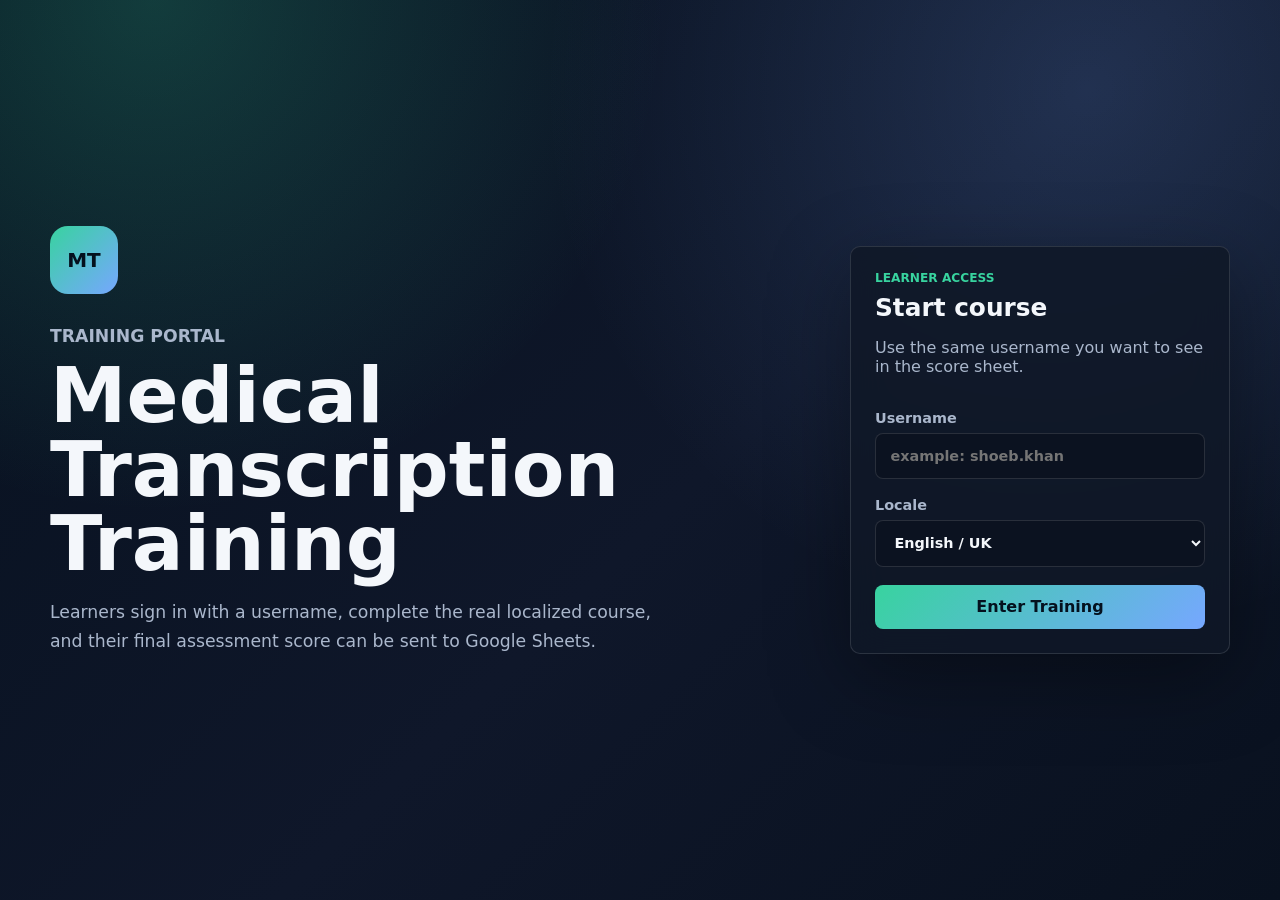
<file: index.html>
<!DOCTYPE html>
<html lang="en">
<head>
  <meta charset="UTF-8">
  <meta name="viewport" content="width=device-width, initial-scale=1.0">
  <title>Medical Transcription Training Portal</title>
  <link rel="stylesheet" href="styles.css">
</head>
<body>
  <main class="portal">
    <section class="login-view" id="loginView">
      <div class="hero-copy">
        <div class="brand-mark">MT</div>
        <p class="eyebrow">Training portal</p>
        <h1>Medical Transcription Training</h1>
        <p>
          Learners sign in with a username, complete the real localized course,
          and their final assessment score can be sent to Google Sheets.
        </p>
      </div>

      <form class="login-card" id="loginForm">
        <div>
          <p class="eyebrow">Learner access</p>
          <h2>Start course</h2>
          <p class="muted">Use the same username you want to see in the score sheet.</p>
        </div>

        <label>
          Username
          <input id="usernameInput" type="text" placeholder="example: shoeb.khan" required>
        </label>

        <label>
          Locale
          <select id="localeInput">
            <option value="English / UK">English / UK</option>
            <option value="Deutsch / Germany">Deutsch / Germany</option>
            <option value="Nederlands / Netherlands">Nederlands / Netherlands</option>
            <option value="Français / France">Français / France</option>
          </select>
        </label>

        <button class="primary-button" type="submit">Enter Training</button>
      </form>
    </section>

    <section class="course-view hidden" id="courseView">
      <header class="topbar">
        <div>
          <p class="eyebrow">Medical Transcription Training</p>
          <h1 id="learnerTitle">Learner course</h1>
        </div>

        <div class="topbar-actions">
          <span class="status-pill" id="sheetStatus">Google Sheet not connected yet</span>
          <button class="ghost-button" id="logoutButton" type="button">Logout</button>
        </div>
      </header>

      <section class="score-panel">
        <article>
          <span>Latest score</span>
          <strong id="latestScore">--</strong>
        </article>
        <article>
          <span>Status</span>
          <strong id="latestStatus">Not submitted</strong>
        </article>
        <article>
          <span>Saved rows</span>
          <strong id="savedRows">0</strong>
        </article>
      </section>

      <section class="course-frame-card">
        <div class="frame-header">
          <div>
            <p class="eyebrow">Embedded real course</p>
            <h2>Complete all modules, then take the final assessment</h2>
          </div>
          <a class="ghost-link" href="medical_transcription_v4_2.html" target="_blank" rel="noreferrer">Open course in new tab</a>
        </div>

        <iframe
          id="courseFrame"
          title="Medical transcription course"
          src="medical_transcription_v4_2.html"
        ></iframe>

        <p class="helper-text">
          Upload your original <strong>medical_transcription_v4_2.html</strong> file to GitHub in the same folder as this page.
          The portal watches the final score and saves it with the username.
        </p>
      </section>
    </section>
  </main>

  <script src="app.js"></script>
</body>
</html>
</file>
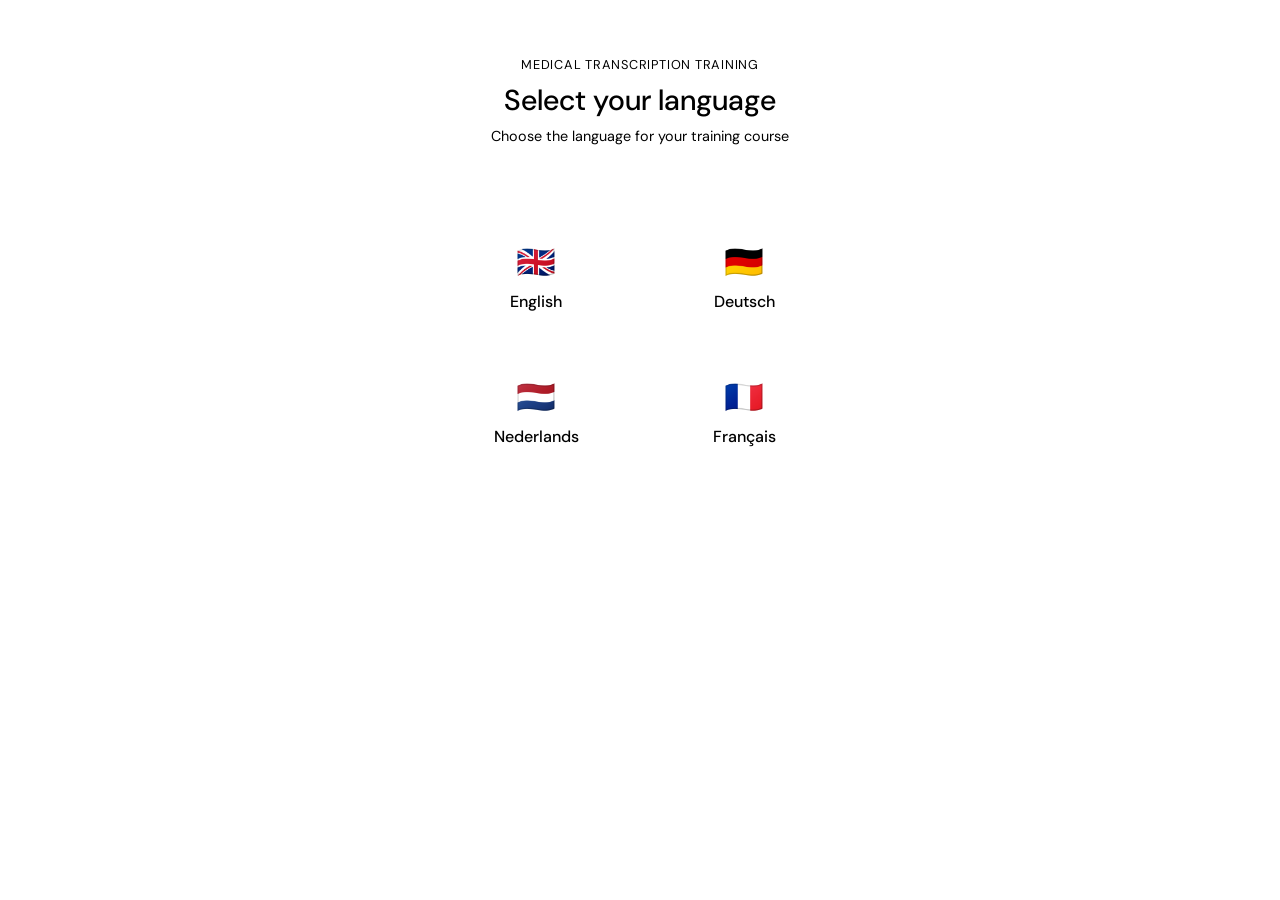
<file: medical_transcription_v4_2.html>
<!DOCTYPE html>
<html lang="en">
<head>
<meta charset="UTF-8">
<meta name="viewport" content="width=device-width, initial-scale=1.0">
<title>Medical Transcription Training</title>
</head>
<body>
<style>
@import url('https://fonts.googleapis.com/css2?family=DM+Sans:wght@300;400;500;600&family=DM+Mono:wght@400;500&display=swap');
*{box-sizing:border-box;margin:0;padding:0}
body{font-family:'DM Sans',sans-serif;color:var(--color-text-primary);background:transparent}
.screen{display:none;padding:1.5rem 0}.screen.active{display:block}
.lang-grid{display:grid;grid-template-columns:repeat(2,1fr);gap:1rem;max-width:400px;margin:2rem auto}
.lang-btn{padding:1.5rem;border:0.5px solid var(--color-border-secondary);border-radius:var(--border-radius-lg);background:var(--color-background-primary);cursor:pointer;font-size:1rem;font-weight:500;text-align:center;transition:background 0.15s;font-family:'DM Sans',sans-serif}
.lang-btn:hover{background:var(--color-background-secondary)}
.lang-flag{font-size:2rem;display:block;margin-bottom:0.5rem}
.module-grid{display:grid;grid-template-columns:repeat(2,1fr);gap:1rem;margin-top:1.5rem}
.mod-card{padding:1.25rem;border:0.5px solid var(--color-border-tertiary);border-radius:var(--border-radius-lg);background:var(--color-background-primary);cursor:pointer;transition:border-color 0.15s}
.mod-card:hover{border-color:var(--color-border-primary)}.mod-card.completed{border-color:#1D9E75}
.mod-icon{font-size:1.5rem;margin-bottom:0.5rem}.mod-title{font-size:0.9rem;font-weight:500}.mod-status{font-size:0.75rem;color:var(--color-text-secondary);margin-top:4px}
.progress-bar-wrap{background:var(--color-background-secondary);border-radius:99px;height:6px;margin:1rem 0}
.progress-bar{height:6px;border-radius:99px;background:#1D9E75;transition:width 0.4s}
.lesson-content{max-width:700px}
h1{font-size:1.5rem;font-weight:500;margin-bottom:0.5rem}
h2{font-size:1.05rem;font-weight:500;margin:1.75rem 0 0.75rem;padding-bottom:4px;border-bottom:0.5px solid var(--color-border-tertiary)}
h3{font-size:0.9rem;font-weight:500;margin:1rem 0 0.4rem;color:var(--color-text-secondary)}
.subtitle{font-size:0.9rem;color:var(--color-text-secondary);margin-bottom:1.5rem}
.info-card{background:var(--color-background-secondary);border-radius:var(--border-radius-md);padding:1rem 1.25rem;margin-bottom:1rem;font-size:0.875rem;line-height:1.6}
.info-card h3{margin-top:0;font-size:0.8rem;text-transform:uppercase;letter-spacing:0.04em}
table{width:100%;border-collapse:collapse;font-size:0.82rem;margin:0.5rem 0 1rem}
th{text-align:left;padding:6px 8px;background:var(--color-background-secondary);font-weight:500;font-size:0.78rem;color:var(--color-text-secondary)}
td{padding:6px 8px;border-bottom:0.5px solid var(--color-border-tertiary);vertical-align:top;line-height:1.5}
.badge{display:inline-block;padding:2px 7px;border-radius:99px;font-size:0.72rem;font-weight:500;white-space:nowrap}
.badge-normal{background:#EAF3DE;color:#3B6D11}
.badge-alert{background:#FCEBEB;color:#A32D2D}
.badge-caution{background:#FAEEDA;color:#854F0B}
.badge-info{background:#E6F1FB;color:#185FA5}
.badge-high{background:#FCEBEB;color:#A32D2D}
.badge-low{background:#E6F1FB;color:#185FA5}
.badge-specialty{background:#F0E8FF;color:#5B21B6}
.btn{padding:0.6rem 1.25rem;border:0.5px solid var(--color-border-secondary);border-radius:var(--border-radius-md);background:var(--color-background-primary);cursor:pointer;font-size:0.9rem;font-weight:500;color:var(--color-text-primary);font-family:'DM Sans',sans-serif}
.btn:hover{background:var(--color-background-secondary)}
.btn-primary{background:#1D9E75;border-color:#1D9E75;color:#fff}.btn-primary:hover{background:#0F6E56}
.btn-row{display:flex;gap:0.75rem;margin-top:1.5rem;flex-wrap:wrap}
.quiz-q{background:var(--color-background-secondary);border-radius:var(--border-radius-lg);padding:1.25rem;margin-bottom:1rem}
.quiz-q p{font-size:0.95rem;font-weight:500;margin-bottom:0.75rem}
.quiz-opt{display:block;padding:0.5rem 0.75rem;border:0.5px solid var(--color-border-tertiary);border-radius:var(--border-radius-md);background:var(--color-background-primary);cursor:pointer;font-size:0.875rem;margin:0.3rem 0;text-align:left;width:100%;color:var(--color-text-primary);font-family:'DM Sans',sans-serif}
.quiz-opt:hover{border-color:var(--color-border-primary)}
.quiz-opt.correct{background:#EAF3DE;border-color:#1D9E75;color:#27500A}
.quiz-opt.wrong{background:#FCEBEB;border-color:#A32D2D;color:#791F1F}
.quiz-opt.disabled{cursor:not-allowed}
.feedback{font-size:0.82rem;margin-top:0.5rem;padding:0.4rem 0.75rem;border-radius:var(--border-radius-md)}
.feedback.ok{background:#EAF3DE;color:#27500A}.feedback.bad{background:#FCEBEB;color:#791F1F}
.score-circle{width:120px;height:120px;border-radius:50%;border:4px solid #1D9E75;display:flex;align-items:center;justify-content:center;flex-direction:column;margin:1.5rem auto}
.score-num{font-size:2rem;font-weight:500}.score-label{font-size:0.75rem;color:var(--color-text-secondary)}
.back-link{font-size:0.85rem;color:var(--color-text-secondary);cursor:pointer;margin-bottom:1rem;display:inline-block}
.back-link:hover{color:var(--color-text-primary)}
.pill-row{display:flex;flex-wrap:wrap;gap:0.4rem;margin:0.5rem 0}
.pill{padding:3px 10px;border-radius:99px;font-size:0.8rem;background:var(--color-background-secondary);border:0.5px solid var(--color-border-tertiary)}
.abbr-table td:first-child{font-weight:500;color:#185FA5;font-size:0.85rem;width:80px}
.imaging-card{border:0.5px solid var(--color-border-tertiary);border-radius:var(--border-radius-lg);margin-bottom:1rem;overflow:hidden}
.imaging-card-header{padding:0.75rem 1rem;background:var(--color-background-secondary);display:flex;align-items:center;gap:0.75rem}
.imaging-card-header .ic-icon{font-size:1.25rem}
.imaging-card-header .ic-title{font-weight:500;font-size:0.95rem}
.imaging-card-header .ic-badge{margin-left:auto}
.imaging-card-body{padding:0.85rem 1rem;font-size:0.85rem;line-height:1.65}
.imaging-card-body .tissue-row{display:flex;flex-wrap:wrap;gap:0.35rem;margin-top:0.5rem}
.tissue-pill{padding:2px 9px;border-radius:99px;font-size:0.75rem;border:0.5px solid var(--color-border-tertiary);background:var(--color-background-primary)}
.two-col{display:grid;grid-template-columns:1fr 1fr;gap:0.5rem}
@media(max-width:480px){.two-col{grid-template-columns:1fr}}

/* ── Glossary browser ── */
.glossary-search-wrap{position:sticky;top:0;background:var(--color-background-primary);padding:0.75rem 0 0.5rem;z-index:10}
.glossary-search{width:100%;padding:0.55rem 0.85rem;border:0.5px solid var(--color-border-secondary);border-radius:var(--border-radius-md);font-size:0.9rem;background:var(--color-background-secondary);color:var(--color-text-primary);font-family:'DM Sans',sans-serif;outline:none}
.glossary-search:focus{border-color:#1D9E75}
.glossary-filter-row{display:flex;gap:0.4rem;flex-wrap:wrap;margin:0.5rem 0 1rem}
.gloss-tag{padding:3px 10px;border-radius:99px;font-size:0.78rem;border:0.5px solid var(--color-border-tertiary);background:var(--color-background-secondary);cursor:pointer;font-family:'DM Sans',sans-serif;color:var(--color-text-primary)}
.gloss-tag.active{background:#1D9E75;border-color:#1D9E75;color:#fff}
.gloss-entry{border:0.5px solid var(--color-border-tertiary);border-radius:var(--border-radius-md);padding:0.75rem 1rem;margin-bottom:0.5rem;transition:border-color 0.12s}
.gloss-entry:hover{border-color:var(--color-border-primary)}
.gloss-term{font-weight:600;font-size:0.92rem;font-family:'DM Mono',monospace;color:#185FA5}
.gloss-alt{font-size:0.78rem;color:var(--color-text-secondary);margin-left:0.5rem}
.gloss-cat{font-size:0.72rem;padding:1px 7px;border-radius:99px;background:#F0E8FF;color:#5B21B6;margin-left:0.5rem;white-space:nowrap}
.gloss-def{font-size:0.83rem;color:var(--color-text-primary);margin-top:0.35rem;line-height:1.55}
.gloss-ex{font-size:0.78rem;color:var(--color-text-secondary);margin-top:0.25rem;font-style:italic}
.gloss-hidden{display:none}
.no-results{font-size:0.85rem;color:var(--color-text-secondary);padding:1rem 0;text-align:center}
</style>

<div id="app">

<div id="s-lang" class="screen active">
  <div style="text-align:center;padding:2rem 0 1rem">
    <div style="font-size:0.8rem;color:var(--color-text-secondary);letter-spacing:0.06em;margin-bottom:0.5rem">MEDICAL TRANSCRIPTION TRAINING</div>
    <h1 style="font-size:1.8rem">Select your language</h1>
    <p class="subtitle">Choose the language for your training course</p>
  </div>
  <div class="lang-grid">
    <button class="lang-btn" onclick="setLang('en')"><span class="lang-flag">🇬🇧</span>English</button>
    <button class="lang-btn" onclick="setLang('de')"><span class="lang-flag">🇩🇪</span>Deutsch</button>
    <button class="lang-btn" onclick="setLang('nl')"><span class="lang-flag">🇳🇱</span>Nederlands</button>
    <button class="lang-btn" onclick="setLang('fr')"><span class="lang-flag">🇫🇷</span>Français</button>
  </div>
</div>

<div id="s-home" class="screen">
  <div style="font-size:0.8rem;color:var(--color-text-secondary);letter-spacing:0.06em;cursor:pointer" onclick="showScreen('s-lang')">← <span id="lbl-change-lang"></span></div>
  <div style="margin:1.25rem 0 0.25rem"><h1 id="home-title"></h1></div>
  <p id="home-sub" class="subtitle"></p>
  <div class="progress-bar-wrap"><div class="progress-bar" id="overall-progress" style="width:0%"></div></div>
  <p style="font-size:0.8rem;color:var(--color-text-secondary)" id="progress-label"></p>
  <div class="module-grid" id="module-grid"></div>
  <div style="margin-top:1.5rem" id="test-launch-wrap"></div>
</div>

<div id="s-lesson" class="screen">
  <span class="back-link" onclick="showScreen('s-home')">← <span id="lbl-back"></span></span>
  <div id="lesson-body" class="lesson-content"></div>
  <div class="btn-row" id="lesson-btns"></div>
</div>

<div id="s-test" class="screen">
  <span class="back-link" onclick="showScreen('s-home')">← <span id="lbl-back2"></span></span>
  <h1 id="test-title"></h1>
  <p id="test-sub" class="subtitle"></p>
  <div id="test-body"></div>
</div>

</div>

<script>
const T={
en:{changeLang:"Change language",back:"Back to modules",backtest:"Back",homeTitle:"Medical Transcription Training",homeSub:"Complete all modules before taking the final assessment.",progressLabel:(d,t)=>`${d} of ${t} modules completed`,testLaunch:"Take the final assessment",testTitle:"Final Assessment",testSub:"30 questions covering all modules. Read carefully before selecting.",submit:"Submit answers",restart:"Restart",score:(s,t)=>`You scored ${s} out of ${t}`,passed:"Well done — you passed!",failed:"Review the modules and try again.",
mods:[{id:"vitals",icon:"❤",title:"Vitals & measurements",status:"Start module"},{id:"meds",icon:"💊",title:"Medications & dosages",status:"Start module"},{id:"tests",icon:"🔬",title:"Tests & diagnostics",status:"Start module"},{id:"symptoms",icon:"🩺",title:"Symptoms & conditions",status:"Start module"},{id:"allergies",icon:"⚠",title:"Allergies",status:"Start module"},{id:"abbr",icon:"📋",title:"Medical abbreviations",status:"Start module"},{id:"glossary",icon:"🗂",title:"Specialty glossary",status:"Start module"}]},
de:{changeLang:"Sprache wechseln",back:"Zurück zu Modulen",backtest:"Zurück",homeTitle:"Medizinische Transkriptions-Schulung",homeSub:"Schließen Sie alle Module ab, bevor Sie die Abschlussprüfung ablegen.",progressLabel:(d,t)=>`${d} von ${t} Modulen abgeschlossen`,testLaunch:"Zur Abschlussprüfung",testTitle:"Abschlussprüfung",testSub:"30 Fragen zu allen Modulen.",submit:"Antworten abschicken",restart:"Neustart",score:(s,t)=>`Sie haben ${s} von ${t} Punkten erreicht`,passed:"Gut gemacht — bestanden!",failed:"Wiederholen Sie die Module.",
mods:[{id:"vitals",icon:"❤",title:"Vitalwerte & Messungen",status:"Modul starten"},{id:"meds",icon:"💊",title:"Medikamente & Dosierungen",status:"Modul starten"},{id:"tests",icon:"🔬",title:"Tests & Diagnostik",status:"Modul starten"},{id:"symptoms",icon:"🩺",title:"Symptome & Erkrankungen",status:"Modul starten"},{id:"allergies",icon:"⚠",title:"Allergien",status:"Modul starten"},{id:"abbr",icon:"📋",title:"Medizinische Abkürzungen",status:"Modul starten"},{id:"glossary",icon:"🗂",title:"Fachglossar",status:"Modul starten"}]},
nl:{changeLang:"Taal wijzigen",back:"Terug naar modules",backtest:"Terug",homeTitle:"Medische transcriptietraining",homeSub:"Voltooi alle modules voordat u de eindtoets aflegt.",progressLabel:(d,t)=>`${d} van ${t} modules voltooid`,testLaunch:"Naar de eindtoets",testTitle:"Eindtoets",testSub:"30 vragen over alle modules.",submit:"Antwoorden indienen",restart:"Opnieuw beginnen",score:(s,t)=>`U scoorde ${s} van ${t}`,passed:"Goed gedaan — geslaagd!",failed:"Herhaal de modules en probeer het opnieuw.",
mods:[{id:"vitals",icon:"❤",title:"Vitale functies & metingen",status:"Module starten"},{id:"meds",icon:"💊",title:"Medicijnen & doseringen",status:"Module starten"},{id:"tests",icon:"🔬",title:"Tests & diagnostiek",status:"Module starten"},{id:"symptoms",icon:"🩺",title:"Symptomen & aandoeningen",status:"Module starten"},{id:"allergies",icon:"⚠",title:"Allergieën",status:"Module starten"},{id:"abbr",icon:"📋",title:"Medische afkortingen",status:"Module starten"},{id:"glossary",icon:"🗂",title:"Vakglossarium",status:"Module starten"}]},
fr:{changeLang:"Changer de langue",back:"Retour aux modules",backtest:"Retour",homeTitle:"Formation en transcription médicale",homeSub:"Complétez tous les modules avant de passer l'évaluation finale.",progressLabel:(d,t)=>`${d} sur ${t} modules complétés`,testLaunch:"Passer l'évaluation finale",testTitle:"Évaluation finale",testSub:"30 questions couvrant tous les modules.",submit:"Soumettre les réponses",restart:"Recommencer",score:(s,t)=>`Vous avez obtenu ${s} sur ${t}`,passed:"Bravo — vous avez réussi !",failed:"Révisez les modules et réessayez.",
mods:[{id:"vitals",icon:"❤",title:"Constantes vitales & mesures",status:"Commencer le module"},{id:"meds",icon:"💊",title:"Médicaments & dosages",status:"Commencer le module"},{id:"tests",icon:"🔬",title:"Tests & diagnostics",status:"Commencer le module"},{id:"symptoms",icon:"🩺",title:"Symptômes & pathologies",status:"Commencer le module"},{id:"allergies",icon:"⚠",title:"Allergies",status:"Commencer le module"},{id:"abbr",icon:"📋",title:"Abréviations médicales",status:"Commencer le module"},{id:"glossary",icon:"🗂",title:"Glossaire spécialisé",status:"Commencer le module"}]}
};

// ─── LESSONS ───────────────────────────────────────────────────────────────
const LESSONS={
vitals:{
en:`<h1>Vitals &amp; Measurements</h1><p class="subtitle">Understanding the numbers that appear in every clinical note.</p>
<h2>Blood pressure (BP)</h2><div class="info-card"><p>Force of blood against artery walls. Written as systolic / diastolic in mmHg (e.g. 120/80 mmHg).</p></div>
<table><tr><th>Category</th><th>Systolic</th><th>Diastolic</th><th>Status</th></tr>
<tr><td>Normal</td><td>&lt;120</td><td>&lt;80</td><td><span class="badge badge-normal">Normal</span></td></tr>
<tr><td>Elevated</td><td>120–129</td><td>&lt;80</td><td><span class="badge badge-caution">Caution</span></td></tr>
<tr><td>Stage 1 hypertension</td><td>130–139</td><td>80–89</td><td><span class="badge badge-caution">Caution</span></td></tr>
<tr><td>Stage 2 hypertension</td><td>≥140</td><td>≥90</td><td><span class="badge badge-alert">Alert</span></td></tr>
<tr><td>Hypotension</td><td>&lt;90</td><td>&lt;60</td><td><span class="badge badge-alert">Alert</span></td></tr></table>
<h2>Heart rate (HR)</h2><div class="info-card"><p>Normal adult: <strong>60–100 bpm</strong>. Below 60 = bradycardia. Above 100 = tachycardia.</p></div>
<h2>Respiratory rate (RR)</h2><div class="info-card"><p>Normal adult: <strong>12–20 breaths/min</strong>. Rapid breathing (&gt;20) = tachypnoea. Slow breathing (&lt;12) = bradypnoea. In severe respiratory distress, accessory muscles are recruited — this is called <strong>orthopnoea</strong> when lying flat triggers the dyspnoea.</p></div>
<h2>Temperature</h2>
<table><tr><th>Reading</th><th>°C</th><th>°F</th><th>Interpretation</th></tr>
<tr><td>Normal</td><td>36.1–37.2</td><td>97–99</td><td><span class="badge badge-normal">Normal</span></td></tr>
<tr><td>Low-grade fever</td><td>37.3–38.0</td><td>99.1–100.4</td><td><span class="badge badge-caution">Caution</span></td></tr>
<tr><td>Fever / pyrexia</td><td>≥38.1</td><td>≥100.6</td><td><span class="badge badge-alert">Alert</span></td></tr>
<tr><td>Hypothermia</td><td>&lt;35.0</td><td>&lt;95</td><td><span class="badge badge-alert">Alert</span></td></tr></table>
<h2>Oxygen saturation (SpO₂)</h2><div class="info-card"><p>Normal: <strong>95–100%</strong>. Below 94% warrants attention. Below 90% = hypoxia requiring intervention.</p></div>
<h2>BMI</h2>
<table><tr><th>BMI</th><th>Classification</th></tr>
<tr><td>&lt;18.5</td><td>Underweight</td></tr><tr><td>18.5–24.9</td><td><span class="badge badge-normal">Healthy weight</span></td></tr>
<tr><td>25.0–29.9</td><td><span class="badge badge-caution">Overweight</span></td></tr><tr><td>≥30.0</td><td><span class="badge badge-alert">Obese</span></td></tr></table>
<h2>Glasgow Coma Scale (GCS)</h2>
<div class="info-card"><p>Neurological assessment tool: <strong>Eye opening (E)</strong> 1–4 + <strong>Verbal response (V)</strong> 1–5 + <strong>Motor response (M)</strong> 1–6. Total 3–15. GCS &le;8 = intubation threshold. Always document as E/V/M individually (e.g. GCS 9 = E3V2M4).</p></div>
<h2>Pain scale (NRS 0–10)</h2>
<div class="info-card"><p>0 = no pain &bull; 1–3 = mild &bull; 4–6 = moderate &bull; 7–10 = severe. Always transcribe the scale used and the score (e.g. &quot;pain 7/10 NRS&quot;).</p></div>
<h2>SpO&#8322; targets</h2>
<div class="info-card"><p>Normal: 95–100%. Below 90% = hypoxia — urgent intervention. <strong>COPD target: 88–92%</strong> (NHS/NICE) to avoid suppressing the hypoxic drive.</p></div>
<h2>Quick-check quiz</h2>`,
de:`<h1>Vitalwerteparameter &amp; Messungen</h1><p class="subtitle">Die Zahlen in jedem klinischen Bericht verstehen.</p>
<h2>Blutdruck (BD, RR)</h2><div class="info-card"><p>Druck des Blutes gegen die Arterienwände. Angabe: systolisch / diastolisch in mmHg (z.B. 120/80 mmHg). In Deutschland wird der Blutdruck häufig als <strong>BD</strong> oder <strong>RR</strong> (nach Riva-Rocci) abgekürzt.</p></div>
<h3>Blutdruckkategorien (DGK/ESC 2024 — Tabelle 3, Praxisblutdruck)</h3>
<table><tr><th>Kategorie</th><th>Systolisch (mmHg)</th><th>Diastolisch (mmHg)</th><th>Status</th></tr>
<tr><td>Nicht erhöhter Blutdruck</td><td>&lt; 120</td><td>&lt; 70</td><td><span class="badge badge-normal">Normal</span></td></tr>
<tr><td>Erhöhter Blutdruck</td><td>120 – &lt; 140</td><td>70 – &lt; 90</td><td><span class="badge badge-caution">Achtung</span></td></tr>
<tr><td>Hypertonie</td><td>≥ 140</td><td>≥ 90</td><td><span class="badge badge-alert">Warnung</span></td></tr></table>
<div class="info-card"><p>Die ESC/DGK 2024 verwenden nur diese drei Kategorien. Die ältere Unterteilung in Hypertonie Grad 1/2/3 (aus früheren ESH/ESC-Leitlinien) erscheint weiterhin in manchen klinischen Diktaten und Arztbriefen: Grad 1 = 140–159/90–99 · Grad 2 = 160–179/100–109 · Grad 3 = ≥ 180/≥ 110 (nach ESH 2023/NVL 2023). Beim <em>erhöhten Blutdruck</em> richtet sich die Therapieentscheidung nach kardiovaskulärem Risiko (SCORE2/SCORE2-OP), nicht allein nach dem Zahlenwert. Quelle: McEvoy JW et al., ESC 2024, Eur Heart J; DGK Pocket-Leitlinie 2024.</p></div>
<h3>Hypertonie-Stadien (ESH 2023 / NVL 2023 — nach Organschaden, nicht nach Zahlenwert)</h3>
<div class="info-card"><p>Die Stadien I–III beschreiben den Erkrankungsgrad der Hypertonie anhand von Organschäden und Begleiterkrankungen — <strong>unabhängig vom gemessenen Blutdruckwert</strong>. <strong>Grad ≠ Stadium.</strong> Ein Patient kann z.B. eine Hypertonie Grad 1 im Stadium III haben.</p></div>
<table><tr><th>Stadium</th><th>Kriterien</th><th>Status</th></tr>
<tr><td><strong>Stadium I</strong></td><td>Unkomplizierte Hypertonie — kein HMOD, keine CVD, kein Diabetes (inkl. CKD Grad 1 und 2)</td><td><span class="badge badge-caution">Achtung</span></td></tr>
<tr><td><strong>Stadium II</strong></td><td>Leichter HMOD <em>oder</em> CKD Stadium 3 <em>oder</em> Diabetes mellitus</td><td><span class="badge badge-alert">Warnung</span></td></tr>
<tr><td><strong>Stadium III</strong></td><td>Etablierte CVD (Koronare Herzkrankheit, Schlaganfall, pAVK, Herzinsuffizienz) <em>oder</em> CKD Grad 4 oder 5</td><td><span class="badge badge-high">Kritisch</span></td></tr></table>
<div class="info-card"><p><strong>HMOD</strong> = Hypertonie-bedingte Organschäden (hypertension-mediated organ damage): z.B. linksventrikuläre Hypertrophie (LVH), Mikroalbuminurie, Karotis-IMT-Verdickung, hypertensive Retinopathie. Quelle: ESH 2023; NVL Hypertonie 2023.</p></div>
<h2>Herzfrequenz (HF)</h2><div class="info-card"><p>Normal: <strong>60–100/min</strong>. Unter 60 = Bradykardie. Über 100 = Tachykardie.</p></div>
<table><tr><th>Messung</th><th>Interpretation</th><th>Zustand</th></tr>
<tr><td>60–100/min</td><td>Normal</td><td>Normale Herzfrequenz</td></tr>
<tr><td>&lt; 60/min</td><td>Langsam</td><td>Bradykardie</td></tr>
<tr><td>&gt; 100/min</td><td>Schnell</td><td>Tachykardie</td></tr></table>
<h2>Atemfrequenz (AF)</h2><div class="info-card"><p>Normal: <strong>12–20/min</strong>. Schnell (&gt; 20/min) = Tachypnoe. Langsam (&lt; 12/min) = Bradypnoe. Bei schwerer Atemnot werden Atemhilfsmuskeln eingesetzt. Orthopnoe = Atemnot im Liegen mit Besserung im Sitzen.</p></div>
<table><tr><th>Messung</th><th>Interpretation</th><th>Zustand</th></tr>
<tr><td>12–20/min</td><td>Normal</td><td>Normale Atmung</td></tr>
<tr><td>&lt; 12/min</td><td>Langsam</td><td>Bradypnoe</td></tr>
<tr><td>&gt; 20/min</td><td>Schnell</td><td>Tachypnoe</td></tr></table>
<h2>Temperatur</h2>
<table><tr><th>Wert</th><th>°C</th><th>Interpretation</th></tr>
<tr><td>Normal</td><td>36,1–37,2</td><td><span class="badge badge-normal">Normal</span></td></tr>
<tr><td>Subfebrile Temperatur</td><td>37,3–38,0</td><td><span class="badge badge-caution">Achtung</span></td></tr>
<tr><td>Fieber (Pyrexie)</td><td>≥ 38,1</td><td><span class="badge badge-alert">Warnung</span></td></tr>
<tr><td>Hypothermie</td><td>&lt; 35,0</td><td><span class="badge badge-alert">Warnung</span></td></tr></table>
<h2>Sauerstoffsättigung (SpO₂)</h2><div class="info-card"><p>Normal: <strong>95–100%</strong>. Unter 94% = Überwachung erforderlich. Unter 90% = Hypoxie — Intervention erforderlich.</p></div>
<h2>BMI</h2>
<table><tr><th>BMI</th><th>Klassifikation</th></tr>
<tr><td>&lt; 18,5</td><td>Untergewicht</td></tr><tr><td>18,5–24,9</td><td><span class="badge badge-normal">Normalgewicht</span></td></tr>
<tr><td>25,0–29,9</td><td><span class="badge badge-caution">Übergewicht</span></td></tr><tr><td>≥ 30,0</td><td><span class="badge badge-alert">Adipositas</span></td></tr></table>
<h2>Glasgow Coma Scale (GCS)</h2>
<div class="info-card"><p>Neurologisches Beurteilungsinstrument: <strong>Augenöffnen (A)</strong> 1–4 + <strong>Verbale Reaktion (V)</strong> 1–5 + <strong>Motorische Reaktion (M)</strong> 1–6. Gesamt 3–15. GCS ≤ 8 = Intubationsindikation. Immer als A/V/M einzeln dokumentieren (z.B. GCS 9 = A3V2M4).</p></div>
<h2>Schmerzskala (NRS 0–10)</h2>
<div class="info-card"><p>0 = kein Schmerz &bull; 1–3 = leicht &bull; 4–6 = mittelgradig &bull; 7–10 = stark. Immer Skala und Wert transkribieren (z.B. „Schmerz 7/10 NRS").</p></div>
<h2>SpO₂-Zielwerte</h2>
<div class="info-card"><p>Normal: 95–100 %. Unter 90 % = Hypoxie — dringend handeln. <strong>COPD-Zielwert: 88–92 %</strong> (AWMF NVL COPD) — um den hypoxischen Atemantrieb nicht zu unterdrücken.</p></div>
<h2>Kurzes Quiz</h2>`,
nl:`<h1>Vitale functies &amp; metingen</h1><p class="subtitle">De getallen begrijpen die in elke klinische notitie voorkomen.</p>
<h2>Bloeddruk (BD)</h2><div class="info-card"><p>Druk van bloed op de slagaderwanden. Notatie: systolisch / diastolisch in mmHg (bijv. BD 120/80 mmHg). In Nederlandstalige verslagen afgekort als <strong>BD</strong> of <strong>RR</strong>.</p></div>
<table><tr><th>Categorie</th><th>Systolisch</th><th>Diastolisch</th><th>Status</th></tr>
<tr><td>Normaal</td><td>&lt;120</td><td>&lt;80</td><td><span class="badge badge-normal">Normaal</span></td></tr>
<tr><td>Verhoogd</td><td>120–129</td><td>&lt;80</td><td><span class="badge badge-caution">Let op</span></td></tr>
<tr><td>Hypertensie graad 1</td><td>130–139</td><td>80–89</td><td><span class="badge badge-caution">Let op</span></td></tr>
<tr><td>Hypertensie graad 2</td><td>≥140</td><td>≥90</td><td><span class="badge badge-alert">Alarm</span></td></tr>
<tr><td>Hypotensie</td><td>&lt;90</td><td>&lt;60</td><td><span class="badge badge-alert">Alarm</span></td></tr></table>
<h2>Hartfrequentie (HF)</h2><div class="info-card"><p>Normaal: <strong>60–100 spm</strong> (slagen per minuut). Onder 60 = bradycardie. Boven 100 = tachycardie.</p></div>
<table><tr><th>Meting</th><th>Interpretatie</th><th>Toestand</th></tr>
<tr><td>60–100 spm</td><td>Normaal</td><td>Normaal sinusritme</td></tr>
<tr><td>&lt;60 spm</td><td>Langzaam</td><td>Bradycardie</td></tr>
<tr><td>&gt;100 spm</td><td>Snel</td><td>Tachycardie</td></tr></table>
<h2>Ademhalingsfrequentie (AF)</h2><div class="info-card"><p>Normaal: <strong>12–20/min</strong>. Snel (&gt;20) = tachypneu. Traag (&lt;12) = bradypneu. Bij ernstige dyspneu en orthopneu worden hulpademhalingsspieren ingezet.</p></div>
<table><tr><th>Meting</th><th>Interpretatie</th><th>Toestand</th></tr>
<tr><td>12–20/min</td><td>Normaal</td><td>Normale ademhaling</td></tr>
<tr><td>&lt;12/min</td><td>Langzaam</td><td>Bradypneu</td></tr>
<tr><td>&gt;20/min</td><td>Snel</td><td>Tachypneu</td></tr></table>
<h2>Temperatuur</h2>
<table><tr><th>Waarde</th><th>°C</th><th>Interpretatie</th></tr>
<tr><td>Normaal</td><td>36,1–37,2</td><td><span class="badge badge-normal">Normaal</span></td></tr>
<tr><td>Licht verhoogd (subfebriel)</td><td>37,3–38,0</td><td><span class="badge badge-caution">Let op</span></td></tr>
<tr><td>Koorts (pyrexie)</td><td>≥38,1</td><td><span class="badge badge-alert">Alarm</span></td></tr>
<tr><td>Hypothermie</td><td>&lt;35,0</td><td><span class="badge badge-alert">Alarm</span></td></tr></table>
<h2>Zuurstofsaturatie (SpO₂)</h2><div class="info-card"><p>Normaal: <strong>95–100%</strong>. Onder 94% = bewaking vereist. Onder 90% = hypoxie (zuurstoftekort in het bloed) — interventie vereist.</p></div>
<h2>BMI</h2>
<table><tr><th>BMI</th><th>Classificatie</th></tr>
<tr><td>&lt;18,5</td><td>Ondergewicht</td></tr><tr><td>18,5–24,9</td><td><span class="badge badge-normal">Gezond gewicht</span></td></tr>
<tr><td>25,0–29,9</td><td><span class="badge badge-caution">Overgewicht</span></td></tr><tr><td>≥30,0</td><td><span class="badge badge-alert">Obesitas</span></td></tr></table>
<h2>Glasgow Coma Scale (GCS)</h2>
<div class="info-card"><p>Neurologisch beoordelingsinstrument: <strong>Oogopening (E)</strong> 1–4 + <strong>Verbale reactie (V)</strong> 1–5 + <strong>Motorische reactie (M)</strong> 1–6. Totaal 3–15. GCS ≤8 = intubatiedrempel. Altijd als E/V/M apart documenteren (bijv. GCS 9 = E3V2M4).</p></div>
<h2>Pijnschaal (NRS 0–10)</h2>
<div class="info-card"><p>0 = geen pijn &bull; 1–3 = licht &bull; 4–6 = matig &bull; 7–10 = ernstig. Altijd schaal en score noteren (bijv. "pijn 7/10 NRS").</p></div>
<h2>SpO₂-streefwaarden</h2>
<div class="info-card"><p>Normaal: 95–100%. Onder 90% = hypoxie — direct ingrijpen. <strong>COPD-streefwaarde: 88–92%</strong> (NHG COPD-standaard) — om de hypoxische ademdrift te bewaren.</p></div>
<h2>Korte quiz</h2>`,
fr:`<h1>Constantes vitales &amp; mesures</h1><p class="subtitle">Comprendre les chiffres présents dans chaque note clinique.</p>
<h2>Pression artérielle (PA)</h2><div class="info-card"><p>Pression du sang sur les parois artérielles, en mmHg (ex : 120/80). Notée <strong>PA</strong> ou <strong>TA</strong> (tension artérielle) dans le monde francophone.</p></div>
<table><tr><th>Catégorie</th><th>Systolique</th><th>Diastolique</th><th>Statut</th></tr>
<tr><td>Normale</td><td>&lt;120</td><td>&lt;80</td><td><span class="badge badge-normal">Normale</span></td></tr>
<tr><td>Élevée</td><td>120–129</td><td>&lt;80</td><td><span class="badge badge-caution">Attention</span></td></tr>
<tr><td>HTA stade 1</td><td>130–139</td><td>80–89</td><td><span class="badge badge-caution">Attention</span></td></tr>
<tr><td>HTA stade 2</td><td>≥140</td><td>≥90</td><td><span class="badge badge-alert">Alerte</span></td></tr>
<tr><td>Hypotension</td><td>&lt;90</td><td>&lt;60</td><td><span class="badge badge-alert">Alerte</span></td></tr></table>
<h2>Fréquence cardiaque (FC)</h2><div class="info-card"><p>Normale : <strong>60–100 bpm</strong>. Sous 60 = bradycardie. Au-dessus de 100 = tachycardie.</p></div>
<table><tr><th>Mesure</th><th>Interprétation</th><th>Pathologie</th></tr>
<tr><td>60–100 bpm</td><td>Normale</td><td>Rythme sinusal normal</td></tr>
<tr><td>&lt;60 bpm</td><td>Lente</td><td>Bradycardie</td></tr>
<tr><td>&gt;100 bpm</td><td>Rapide</td><td>Tachycardie</td></tr></table>
<h2>Fréquence respiratoire (FR)</h2><div class="info-card"><p>Normale : <strong>12–20/min</strong>. Rapide (&gt;20) = tachypnée. Lente (&lt;12) = bradypnée. En cas de détresse respiratoire grave, les muscles respiratoires accessoires sont sollicités ; on parle d'orthopnée lorsque la position allongée provoque une dyspnée.</p></div>
<table><tr><th>Mesure</th><th>Interprétation</th><th>Pathologie</th></tr>
<tr><td>12–20/min</td><td>Normale</td><td>Respiration normale</td></tr>
<tr><td>&lt;12/min</td><td>Lente</td><td>Bradypnée</td></tr>
<tr><td>&gt;20/min</td><td>Rapide</td><td>Tachypnée</td></tr></table>
<h2>Température</h2>
<table><tr><th>Valeur</th><th>°C</th><th>Interprétation</th></tr>
<tr><td>Normale</td><td>36,1–37,2</td><td><span class="badge badge-normal">Normale</span></td></tr>
<tr><td>Fièvre légère (fébricule)</td><td>37,3–38,0</td><td><span class="badge badge-caution">Attention</span></td></tr>
<tr><td>Fièvre / pyrexie</td><td>≥38,1</td><td><span class="badge badge-alert">Alerte</span></td></tr>
<tr><td>Hypothermie</td><td>&lt;35,0</td><td><span class="badge badge-alert">Alerte</span></td></tr></table>
<h2>Saturation en oxygène (SpO₂)</h2><div class="info-card"><p>Normale : <strong>95–100%</strong>. Sous 94% = surveillance. Sous 90% = hypoxie — intervention requise.</p></div>
<h2>IMC</h2>
<table><tr><th>IMC</th><th>Classification</th></tr>
<tr><td>&lt;18,5</td><td>Insuffisance pondérale</td></tr><tr><td>18,5–24,9</td><td><span class="badge badge-normal">Poids normal</span></td></tr>
<tr><td>25,0–29,9</td><td><span class="badge badge-caution">Surpoids</span></td></tr><tr><td>≥30,0</td><td><span class="badge badge-alert">Obésité</span></td></tr></table>
<h2>Échelle de Glasgow (GCS)</h2>
<div class="info-card"><p>Outil d'évaluation neurologique : <strong>Ouverture des yeux (Y)</strong> 1–4 + <strong>Réponse verbale (V)</strong> 1–5 + <strong>Réponse motrice (M)</strong> 1–6. Total 3–15. GCS ≤8 = seuil d'intubation. Toujours noter Y/V/M séparément (ex. GCS 9 = Y3V2M4).</p></div>
<h2>Échelle numérique de douleur (EN 0–10)</h2>
<div class="info-card"><p>0 = absence de douleur &bull; 1–3 = légère &bull; 4–6 = modérée &bull; 7–10 = sévère. Toujours noter l'échelle utilisée et le score (ex. « douleur 7/10 à l'EN »).</p></div>
<h2>Objectifs SpO₂</h2>
<div class="info-card"><p>Normale : 95–100 %. Sous 90 % = hypoxie — intervention urgente. <strong>Cible BPCO : 88–92 %</strong> (recommandations HAS/SPLF) — pour ne pas supprimer le stimulus hypoxique.</p></div>
<h2>Quiz rapide</h2>`
},
meds:{
en:`<h1>Medications &amp; Dosages</h1><p class="subtitle">NHS/BNF drug classes, routes, frequencies, units and safety rules for clinical transcription in the UK.</p>
<h2>Drug classes — NHS/BNF nomenclature</h2>
<table><tr><th>Class</th><th>BNF examples</th><th>Key transcription notes</th></tr>
<tr><td>Penicillins</td><td>Amoxicillin, Co-amoxiclav (Augmentin), Flucloxacillin, Benzylpenicillin</td><td>Co-amoxiclav = amoxicillin + clavulanic acid. Always transcribe both. BNF name used in NHS prescriptions.</td></tr>
<tr><td>Other antibiotics</td><td>Clarithromycin, Doxycycline, Metronidazole, Nitrofurantoin, Trimethoprim, Cefalexin</td><td>Metronidazole also antiprotozoal. Note IV vs oral. Cefalexin = cephalosporin (1st gen).</td></tr>
<tr><td>Non-opioid analgesics (BNF 4.7.1)</td><td>Paracetamol (max 4g/24h), Ibuprofen, Naproxen, Diclofenac</td><td>NSAIDs: NICE recommends caution/avoidance in renal impairment, peptic ulcer, heart failure. Paracetamol max 1g QDS.</td></tr>
<tr><td>Opioid analgesics (BNF 4.7.2)</td><td>Codeine, Dihydrocodeine, Tramadol, Morphine sulfate, Oxycodone, Fentanyl, Buprenorphine</td><td>Controlled Drugs (Misuse of Drugs Act 1971). Transcribe doses precisely. Fentanyl patches: note mcg/h (e.g. "25 micrograms/hour").</td></tr>
<tr><td>ACE inhibitors</td><td>Ramipril, Lisinopril, Perindopril, Enalapril</td><td>Common side-effect: dry cough (not allergy — intolerance). Monitor U&amp;Es and potassium. NICE first-line in hypertension under 55 + diabetes.</td></tr>
<tr><td>ARBs</td><td>Losartan, Valsartan, Candesartan, Irbesartan</td><td>Alternative to ACEi if cough. Both contraindicated in pregnancy. NICE first-line in hypertension under 55 if ACEi not tolerated.</td></tr>
<tr><td>Calcium channel blockers</td><td>Amlodipine, Nifedipine MR, Diltiazem MR, Verapamil SR</td><td>NICE first-line in over-55s. Diltiazem/verapamil rate-limiting — do not combine with beta-blockers (AV block risk).</td></tr>
<tr><td>Beta-blockers</td><td>Bisoprolol, Metoprolol succinate, Atenolol, Carvedilol, Nebivolol</td><td>Never stop abruptly. Bisoprolol/carvedilol used in heart failure (NICE). Atenolol = no longer NICE first-line for hypertension.</td></tr>
<tr><td>Anticoagulants</td><td>Warfarin, Rivaroxaban (Xarelto), Apixaban (Eliquis), Dabigatran (Pradaxa), Edoxaban (Lixiana), Enoxaparin (Clexane), Dalteparin (Fragmin), Tinzaparin (Innohep)</td><td>Warfarin monitored by INR (target range varies by indication). DOACs = direct oral anticoagulants. LMWH brands: Clexane (enoxaparin), Fragmin (dalteparin), Innohep (tinzaparin).</td></tr>
<tr><td>Antiplatelets</td><td>Aspirin 75mg, Clopidogrel, Ticagrelor (Brilique), Prasugrel (Efient)</td><td>DAPT = dual antiplatelet therapy. Note loading vs maintenance dose (e.g. "Ticagrelor 180mg loading dose, then 90mg BD").</td></tr>
<tr><td>Antidiabetics — oral/SC</td><td>Metformin, Empagliflozin (Jardiance), Dapagliflozin (Forxiga), Sitagliptin (Januvia), Gliclazide MR, Pioglitazone</td><td>SGLT2 inhibitors (empagliflozin, dapagliflozin): pause before IV contrast (DKA risk). NICE recommends for HF/CKD benefits. Note MR (modified release) formulation.</td></tr>
<tr><td>Insulin</td><td>Novorapid (aspart), Humalog (lispro), Actrapid (soluble); Lantus (glargine), Levemir (detemir), Toujeo (glargine 300), Tresiba (degludec)</td><td>Always write "units" in full — never "U" or "IU" alone (NPSA alert, risk of 10-fold overdose). Note: Toujeo is NOT interchangeable with Lantus dose-for-dose.</td></tr>
<tr><td>Statins</td><td>Atorvastatin 20–80mg, Rosuvastatin 5–40mg, Simvastatin 10–40mg, Pravastatin</td><td>NICE recommends atorvastatin 20mg for primary prevention, 80mg for secondary. Simvastatin 80mg: restricted by MHRA (myopathy risk). Take at night (simvastatin, pravastatin).</td></tr>
<tr><td>PPIs (BNF 1.3)</td><td>Omeprazole, Lansoprazole, Pantoprazole, Esomeprazole (Nexium)</td><td>30 min before breakfast. IV available (omeprazole, pantoprazole). NICE: prescribe at lowest effective dose.</td></tr>
<tr><td>Inhalers (BNF 3)</td><td>Salbutamol (SABA), Salmeterol/Formoterol (LABA), Tiotropium/Umeclidinium (LAMA), Beclometasone/Budesonide/Fluticasone (ICS)</td><td>Note device: MDI, DPI (Turbohaler, Accuhaler, Ellipta, Handihaler), spacer, nebuliser. NICE: ICS always with LABA, never alone in COPD.</td></tr>
<tr><td>Diuretics</td><td>Furosemide (loop), Spironolactone (K-sparing), Eplerenone, Bendroflumethiazide, Indapamide</td><td>Furosemide 20–500mg range. Bendroflumethiazide 2.5mg OD = NICE hypertension. Spironolactone: monitor potassium — avoid with ACEi/ARB without monitoring.</td></tr>
<tr><td>Immunosuppressants</td><td>Prednisolone, Methotrexate, Azathioprine, Ciclosporin, Mycophenolate mofetil, Tacrolimus</td><td>Prednisolone: always transcribe taper schedule precisely (e.g. "reducing by 5mg each week"). Methotrexate: once weekly ONLY — fatal errors from daily dosing.</td></tr>
<tr><td>Antiemetics</td><td>Ondansetron, Metoclopramide, Cyclizine, Domperidone, Prochlorperazine (Stemetil)</td><td>Metoclopramide: MHRA max 5 days, max dose 30mg/24h (extrapyramidal risk). Domperidone: cardiac risk — lowest dose, shortest duration.</td></tr></table>
<h2>Administration routes (NHS notation)</h2>
<table><tr><th>Abbr.</th><th>Route</th><th>Notes</th></tr>
<tr><td><strong>PO</strong></td><td>By mouth (oral)</td><td>Also enteral via NGT (nasogastric tube) or PEG (percutaneous endoscopic gastrostomy)</td></tr>
<tr><td><strong>IV</strong></td><td>Intravenous</td><td>Bolus vs infusion — specify rate (mL/h). Peripheral vs central line.</td></tr>
<tr><td><strong>IM</strong></td><td>Intramuscular</td><td>Not for anticoagulated patients. Note site: deltoid, gluteus.</td></tr>
<tr><td><strong>SC</strong></td><td>Subcutaneous</td><td>Insulin, LMWH, biologics (e.g. adalimumab)</td></tr>
<tr><td><strong>SL</strong></td><td>Sublingual</td><td>GTN (glyceryl trinitrate), buprenorphine</td></tr>
<tr><td><strong>PR</strong></td><td>Per rectum</td><td>Suppositories, enemas</td></tr>
<tr><td><strong>INH</strong></td><td>Inhaled</td><td>MDI, DPI, spacer, nebuliser — always note device</td></tr>
<tr><td><strong>TD</strong></td><td>Transdermal patch</td><td>Fentanyl patches: note mcg/h. GTN patches: mg/24h.</td></tr>
<tr><td><strong>TOP</strong></td><td>Topical</td><td>Skin, eye, ear, nasal spray</td></tr></table>
<h2>Dosage frequency (BNF / NHS)</h2>
<table><tr><th>Abbr.</th><th>Latin</th><th>Meaning</th><th>Approximate timing</th></tr>
<tr><td><strong>OD</strong></td><td>omni die</td><td>Once daily</td><td>Same time each day</td></tr>
<tr><td><strong>BD</strong></td><td>bis die</td><td>Twice daily</td><td>Every 12h</td></tr>
<tr><td><strong>TDS</strong></td><td>ter die sumendus</td><td>Three times daily</td><td>Every 8h</td></tr>
<tr><td><strong>QDS</strong></td><td>quater die sumendus</td><td>Four times daily</td><td>Every 6h</td></tr>
<tr><td><strong>PRN</strong></td><td>pro re nata</td><td>As required</td><td>Always state maximum frequency and interval</td></tr>
<tr><td><strong>STAT</strong></td><td>statim</td><td>Immediately, once only</td><td>Single dose</td></tr>
<tr><td><strong>AC</strong></td><td>ante cibum</td><td>Before food</td><td>30 min before eating</td></tr>
<tr><td><strong>PC</strong></td><td>post cibum</td><td>After food</td><td>With or after food</td></tr>
<tr><td><strong>ON / nocte</strong></td><td>omni nocte</td><td>At night</td><td>Simvastatin, sedatives</td></tr>
<tr><td><strong>alternate days</strong></td><td>alternis diebus</td><td>Every other day</td><td>Some steroids, methotrexate</td></tr></table>
<h2>Dose units (NHS)</h2>
<div class="pill-row"><span class="pill">mg — milligrams</span><span class="pill">g — grams</span><span class="pill">micrograms (spell out in full on NHS prescriptions)</span><span class="pill">mL — millilitres</span><span class="pill">units (write in full — NPSA alert)</span><span class="pill">Ch / Fr — Charri&egrave;re (catheter/tube size, 1Ch=0.33mm)</span><span class="pill">mg/kg — weight-based dosing</span></div>
<div class="alert-box"><strong>NPSA Patient Safety Alert:</strong> Never abbreviate micrograms as "µg" on handwritten prescriptions — write "micrograms" in full. Never write "U" or "IU" alone for units of insulin or heparin — always write "units". These are among the most common fatal prescribing errors in the NHS.<br><br><strong>LASA drugs (Look-Alike Sound-Alike):</strong> Hydroxyzine/Hydralazine, Metformin/Metronidazole, Prednisolone/Prednisone, Cyclophosphamide/Cyclosporine. Flag uncertainty — never guess.</div>
<h2>Controlled Drugs (UK — Misuse of Drugs Act 1971)</h2>
<div class="info-card"><p>CDs are classified as Schedule 2 (e.g. morphine, oxycodone, fentanyl, pethidine) or Schedule 3 (e.g. buprenorphine, tramadol, temazepam). Transcription must include: full drug name, total quantity (in words and figures), strength, form, dose, and frequency. Any discrepancy must be flagged immediately.</p></div>
<h2>Quick-check quiz</h2>`,

de:`<h1>Medikamente &amp; Dosierungen</h1><p class="subtitle">Arzneimittelnomenklatur nach Roter Liste (Deutschland) und Austria Codex, Dosierungsschemata und Sicherheitsregeln.</p>
<h2>Wirkstoffklassen — Rote Liste / Austria Codex</h2>
<table><tr><th>Klasse</th><th>Beispiele (D/A)</th><th>Transkriptionshinweise</th></tr>
<tr><td>Penicilline</td><td>Amoxicillin, Amoxicillin/Clavulansäure (Augmentin, Amoxiclav HEXAL), Flucloxacillin, Ampicillin</td><td>Amoxicillin/Clavulansäure: beide Komponenten immer transkribieren. Österreich: Augmentin häufigster Handelsname.</td></tr>
<tr><td>Weitere Antibiotika</td><td>Clarithromycin, Azithromycin, Doxycyclin, Metronidazol (Flagyl), Nitrofurantoin (Furadantin), Cotrimoxazol (Bactrim)</td><td>Metronidazol auch antiprotozoal und antianaerob. i.v. vs. p.o. stets angeben.</td></tr>
<tr><td>Nicht-opioid Analgetika</td><td>Paracetamol (ben-u-ron, Mexalen [A]), Ibuprofen (Nurofen, Brufen), Naproxen, Diclofenac (Voltaren)</td><td>Max. 4 g/Tag Paracetamol (500 mg–1 g bis 4× tägl.). NSAR bei Niereninsuffizienz, Magenulkus, Herzinsuffizienz kontraindiziert (DGIM-Leitlinie).</td></tr>
<tr><td>Opioid-Analgetika</td><td>Codein, Tramadol (Tramal), Tilidin/Naloxon (Valoron N), Morphin (MST Continus, Sevredol), Oxycodon (Oxygesic), Fentanyl (Durogesic), Buprenorphin (Temgesic, Transtec)</td><td>Betäubungsmittel (BtMG): Morphin, Oxycodon, Fentanyl. Tilidin/Naloxon = nicht BtM-pflichtig. Pflasterstärke in µg/h (z.B. "Durogesic 25 µg/h"). Österreich: Suchtmittelgesetz (SMG).</td></tr>
<tr><td>ACE-Hemmer</td><td>Ramipril (Delix, Tritace [A]), Lisinopril (Acerbon), Enalapril (Xanef, Renitec [A]), Perindopril, Captopril</td><td>NW: Reizhusten (nicht allergisch — Unverträglichkeit). Nierenwerte und Kalium überwachen. Erstlinientherapie Hypertonie + Diabetes (ESC/DHL-Leitlinie).</td></tr>
<tr><td>AT1-Antagonisten (Sartane)</td><td>Losartan (Lorzaar), Valsartan (Diovan, Provas), Candesartan (Atacand, Blopress), Irbesartan (Aprovel), Olmesartan (Olmetec)</td><td>Alternative bei ACE-Hemmer-Husten. In SS kontraindiziert (Teratogenität). Kombination ACEi + Sartan = kontraindiziert.</td></tr>
<tr><td>Kalziumantagonisten</td><td>Amlodipin (Norvasc), Nifedipin retard (Adalat), Diltiazem (Dilzem), Verapamil (Isoptin)</td><td>Diltiazem/Verapamil: frequenzsenkend (Nicht-DHP) — niemals mit Betablockern kombinieren (AV-Block-Gefahr). Amlodipin/Nifedipin: Dihydropyridine (DHP) = vasoselectiv.</td></tr>
<tr><td>Betablocker</td><td>Bisoprolol (Concor, Bisoprolol-ratiopharm), Metoprolol (Beloc, Lopressor [A]), Carvedilol (Dilatrend), Atenolol, Nebivolol (Nebilet)</td><td>Nicht abrupt absetzen (Rebound-Hypertonie, -Angina). Bisoprolol/Carvedilol bei Herzinsuffizienz (ESC-Leitlinie).</td></tr>
<tr><td>Antikoagulanzien</td><td>Phenprocoumon (Marcumar [D], Phenpro [A]), Rivaroxaban (Xarelto), Apixaban (Eliquis), Dabigatran (Pradaxa), Edoxaban (Lixiana), Enoxaparin (Clexane), Certoparin (Mono-Embolex [D])</td><td><strong>In D/A: Phenprocoumon (Marcumar) ist der Standard-VKA — NICHT Warfarin.</strong> NOAK = Neue Orale Antikoagulanzien (= DOAC). INR-Zielbereich je nach Indikation. LMWH: Clexane (Enoxaparin), Mono-Embolex (Certoparin) in D.</td></tr>
<tr><td>Thrombozytenaggregationshemmer</td><td>ASS 100 mg (Aspirin Protect, Thrombo ASS [A]), Clopidogrel (Plavix, Iscover), Ticagrelor (Brilique), Prasugrel (Efient)</td><td>DAPT = duale Plättchenhemmung. Ladedosis vs. Erhaltungsdosis immer angeben (z.B. "Ticagrelor 180 mg Ladedosis, dann 2× 90 mg tägl.").</td></tr>
<tr><td>Antidiabetika</td><td>Metformin (Glucophage, Diabesin [A]), Empagliflozin (Jardiance), Dapagliflozin (Forxiga), Sitagliptin (Januvia), Glimepirid (Amaryl), Glibenclamid (Euglucon)</td><td>SGLT2-Hemmer: vor KM-Gabe pausieren (DKA-Risiko). ESC/EASD-Leitlinie empfiehlt bei KHK/CKD. MR-Formulierungen beachten (z.B. Metformin 1000 mg retard).</td></tr>
<tr><td>Insulin</td><td>NovoRapid (Aspart), Humalog (Lispro), Actrapid (Normal-Insulin); Lantus (Glargin), Levemir (Detemir), Toujeo (Glargin 300 E/ml), Tresiba (Degludec)</td><td>Einheiten IMMER ausschreiben — nie "E" allein (Verwechslung mit Null führt zu 10-facher Überdosierung). Toujeo und Lantus sind NICHT 1:1 austauschbar.</td></tr>
<tr><td>Statine</td><td>Atorvastatin (Sortis, Atorvastatin-ratiopharm), Rosuvastatin (Crestor), Simvastatin (Zocor), Pravastatin (Mevalotin [A])</td><td>ESC/EAS-Ziel: LDL je nach Risikoklasse. Simvastatin 80 mg: MHRA-Warnung (Myopathierisiko) — gilt auch in D/A. Abendliche Einnahme: Simvastatin, Pravastatin.</td></tr>
<tr><td>Protonenpumpenhemmer</td><td>Omeprazol (Antra MUPS, Nexium [Esomeprazol]), Pantoprazol (Pantozol), Lansoprazol (Agopton), Esomeprazol (Nexium)</td><td>30 min vor dem Frühstück einnehmen. i.v.-Form: Pantoprazol (häufigste i.v.-Gabe in D/A).</td></tr>
<tr><td>Atemwegsmittel</td><td>Salbutamol (Sultanol, Ventolin [A] — SABA), Formoterol/Salmeterol (LABA), Tiotropium (Spiriva — LAMA), Budesonid (Pulmicort), Fluticason (Flutide), Beclometason (Qvar)</td><td>Inhalatortyp dokumentieren: MDI (Dosieraerosol), DPI (Turbohaler, Accuhaler, Ellipta, HandiHaler), Spacer, Vernebler. NVL COPD/Asthma: ICS nie allein bei COPD.</td></tr>
<tr><td>Diuretika</td><td>Furosemid (Lasix, Furo-ratiopharm), Torasemid (Unat, Torem [A]), Spironolacton (Aldactone), Eplerenon (Inspra), Hydrochlorothiazid (HCT, Esidrix)</td><td>Furosemid: Dosisrange 20–500 mg. i.v. wirkt schneller als p.o. Spironolacton: Kalium überwachen — kontraindiziert bei Hyperkaliämie; Kombination mit ACEi/Sartan nur mit engem Monitoring (ESC HF-Leitlinie).</td></tr>
<tr><td>Immunsuppressiva</td><td>Prednisolon (Decortin H, Solu-Decortin), Methylprednisolon (Urbason), Methotrexat (MTX — Methofar, Lantarel), Azathioprin (Imurek), Ciclosporin (Sandimmun), Mycophenolatmofetil (CellCept)</td><td>Methotrexat: NUR 1× WÖCHENTLICH — tägl. Gabe war Ursache von Todesfällen. Ausschleichschemata für Kortison immer vollständig transkribieren.</td></tr>
<tr><td>Antiemetika</td><td>Ondansetron (Zofran), Metoclopramid (Paspertin, Gastrosil [A]), Dimenhydrinat (Vomex A), Domperidon (Motilium)</td><td>Metoclopramid: max. 5 Tage, max. 0,5 mg/kg/Tag (EMA-Empfehlung, extrapyramidales Risiko). Domperidon: kardiales Risiko (QT-Verlängerung) — niedrigste Dosis, kürzeste Dauer.</td></tr></table>
<h2>Applikationswege (D/A-Standard)</h2>
<table><tr><th>Abk.</th><th>Weg</th><th>Hinweise</th></tr>
<tr><td><strong>p.o.</strong></td><td>per os (oral)</td><td>Auch enteral via Magensonde (NGS) oder PEG</td></tr>
<tr><td><strong>i.v.</strong></td><td>intravenös</td><td>Bolus vs. Infusion — Laufrate in ml/h angeben. ZVK vs. perivenös.</td></tr>
<tr><td><strong>i.m.</strong></td><td>intramuskulär</td><td>Nicht bei Antikoagulation. Lokalisation: Deltoid, M. glutaeus medius.</td></tr>
<tr><td><strong>s.c.</strong></td><td>subkutan</td><td>Insulin, NMH, Biologika (z.B. Adalimumab)</td></tr>
<tr><td><strong>s.l.</strong></td><td>sublingual</td><td>Nitrate (Nitrolingual), Buprenorphin (Temgesic)</td></tr>
<tr><td><strong>rektal</strong></td><td>per rectum</td><td>Zäpfchen (Suppositorien), Klistier</td></tr>
<tr><td><strong>inhal.</strong></td><td>inhalativ</td><td>Dosieraerosol (DAE/MDI), Pulverinhalator (DPI), Vernebler, Spacer</td></tr>
<tr><td><strong>transdermal</strong></td><td>Pflaster</td><td>Fentanyl (Durogesic): µg/h. Nitroglycerin (Nitroderm): mg/24h.</td></tr>
<tr><td><strong>top.</strong></td><td>topisch</td><td>Haut, Auge, Ohr, Nasal</td></tr></table>
<h2>Dosierungshäufigkeit (D/A)</h2>
<table><tr><th>Abk.</th><th>Bedeutung</th><th>Ungefähres Timing</th></tr>
<tr><td><strong>1×tgl.</strong></td><td>Einmal täglich</td><td>Gleiche Zeit täglich</td></tr>
<tr><td><strong>2×tgl.</strong></td><td>Zweimal täglich</td><td>Ca. alle 12 h</td></tr>
<tr><td><strong>3×tgl.</strong></td><td>Dreimal täglich</td><td>Ca. alle 8 h</td></tr>
<tr><td><strong>4×tgl.</strong></td><td>Viermal täglich</td><td>Ca. alle 6 h</td></tr>
<tr><td><strong>b.B. / PRN</strong></td><td>Bei Bedarf</td><td>Maximale Häufigkeit und Intervall immer angeben</td></tr>
<tr><td><strong>sofort / STAT</strong></td><td>Sofort, einmalig</td><td>Einmalgabe</td></tr>
<tr><td><strong>nü.</strong></td><td>Nüchtern (vor Mahlzeiten)</td><td>30 min vor dem Frühstück</td></tr>
<tr><td><strong>z.N.</strong></td><td>Zur Nacht</td><td>Simvastatin, Pravastatin, Sedativa</td></tr>
<tr><td><strong>jeden 2. Tag</strong></td><td>Jeden zweiten Tag</td><td>Methotrexat (Cave: 1× wöchentlich!)</td></tr></table>
<div class="alert-box"><strong>Sicherheitskritische Abkürzungen:</strong> Insulineinheiten NIE als "E" allein — Verwechslung mit 0 führt zu 10-facher Überdosierung. Immer "Einheiten" ausschreiben. Methotrexat: <em>einmal wöchentlich</em> — tägliche Gabe ist lebensbedrohlich. LASA-Paare (D): Metformin/Metronidazol, Hydroxyzin/Hydralazin, Prednisolon/Prednison.</div>
<h2>Betäubungsmittel (BtMG — Deutschland / SMG — Österreich)</h2>
<div class="info-card"><p>Betäubungsmittelpflichtige Substanzen (BtM-Anlage III: Morphin, Oxycodon, Fentanyl, Hydromorphone, Buprenorphin). Rezeptpflichtig auf BtM-Rezept (3-faches Durchschreibeformular in D; Suchtgiftrezept in A). Transkription muss enthalten: vollständiger Wirkstoffname, Stärke, Darreichungsform, Dosis, Häufigkeit, Gesamtmenge (in Ziffern und Buchstaben). Jede Unklarheit rückfragen — niemals ergänzen oder interpretieren.</p></div>
<h2>Kurzes Quiz</h2>`,

nl:`<h1>Medicijnen &amp; doseringen</h1><p class="subtitle">Geneesmiddelennomenclatuur conform G-Standaard/KNMP, NHG-standaarden en CBG-MEB-richtlijnen.</p>
<h2>Geneesmiddelklassen — G-Standaard/KNMP</h2>
<table><tr><th>Klasse</th><th>G-Standaard/KNMP voorbeelden</th><th>Transcriptienoten</th></tr>
<tr><td>Penicillines</td><td>Amoxicilline, Co-amoxiclav (Augmentin), Flucloxacilline, Benzylpenicilline (Penicilline G)</td><td>Co-amoxiclav = amoxicilline + clavulaanzuur. Beide componenten altijd vermelden. G-Standaard naam gebruiken.</td></tr>
<tr><td>Overige antibiotica</td><td>Claritromycine, Azitromycine (Zithromax), Doxycycline, Metronidazol (Flagyl), Nitrofurantoïne (Furadantine MC), Trimethoprim, Cefalexine</td><td>Metronidazol ook antiprotozoaal. i.v. vs p.o. benoemen.</td></tr>
<tr><td>Niet-opioïde analgetica</td><td>Paracetamol (Panadol, Tylenol — max 4 g/dag), Ibuprofen (Brufen, Advil), Naproxen (Aleve), Diclofenac (Voltaren)</td><td>NSAID's: NHG-richtlijn: voorzichtigheid bij nierinsufficiëntie, maagzweer, hartfalen. Max paracetamol 1 g à 4× daags = 4 g/dag.</td></tr>
<tr><td>Opioïde analgetica</td><td>Codeïne, Tramadol (Tramal), Morfine (MS Contin, Sevredol), Oxycodon (OxyContin, OxyNorm), Fentanyl (Durogesic), Buprenorfine (Temgesic, BuTrans-pleister)</td><td>UR-geneesmiddelen (Uitsluitend op Recept). Morfine, oxycodon, fentanyl: Opiumwet lijst I. Pleisters: mcg/h vermelden (bijv. "Durogesic 25 mcg/h").</td></tr>
<tr><td>ACE-remmers</td><td>Ramipril (Tritace), Lisinopril (Zestril), Enalapril (Renitec), Perindopril (Coversyl), Captopril</td><td>Bijwerking: droge hoest (niet-allergisch — intolerantie). Nier- en kaliumcontrole. NHG-richtlijn hypertensie: eerstekes bij diabeet.</td></tr>
<tr><td>ARB's (sartanen)</td><td>Losartan (Cozaar), Valsartan (Diovan), Candesartan (Atacand), Irbesartan (Aprovel), Olmesartan (Olmetec)</td><td>Alternatief bij ACE-remmer-hoest. Gecontra-indiceerd in zwangerschap. Combinatie ACEi + ARB = gecontra-indiceerd.</td></tr>
<tr><td>Calciumantagonisten</td><td>Amlodipine (Norvasc), Nifedipine MGA (Adalat), Diltiazem (Tildiem), Verapamil (Isoptin)</td><td>Diltiazem/verapamil: frequentiedalend (niet-DHP) — nooit combineren met bètablokkers (AV-blokrisico). Amlodipine/nifedipine: DHP = vaatselec tief.</td></tr>
<tr><td>Bètablokkers</td><td>Bisoprolol (Emcor, Bisoprolol CF), Metoprolol (Seloken, Lopresor), Carvedilol (Eucardic), Atenolol, Nebivolol (Nebilet)</td><td>Nooit abrupt staken (rebound hypertensie/angina). Bisoprolol/carvedilol bij hartfalen (ESC-richtlijn).</td></tr>
<tr><td>Anticoagulantia (remming bloedstolling)</td><td>Acenocoumarol (Sintrom), Fenprocoumon (Marcoumar), Rivaroxaban (Xarelto), Apixaban (Eliquis), Dabigatran (Pradaxa), Edoxaban (Lixiana), Nadroparine (Fraxiparine), Enoxaparine (Clexane), Dalteparine (Fragmin), Tinzaparine (Innohep)</td><td><strong>In Nederland: acenocoumarol (Sintrom) is de standaard-VKA — NIET warfarine.</strong> Trombosedienst bewaakt INR (streefwaarden variëren per indicatie). LMWH: nadroparine (Fraxiparine) meest gebruikt in NL. DOAC = directe orale anticoagulantia.</td></tr>
<tr><td>Trombocytenaggregatieremmers</td><td>Acetylsalicylzuur 80–100 mg (Aspirine Cardio, Ascal), Clopidogrel (Plavix), Ticagrelor (Brilique), Prasugrel (Efient)</td><td>DAPT = duale trombocytenaggregatietherapie. Laaddosis vs onderhoudsdosis vermelden (bijv. "ticagrelor 180 mg laaddosis, dan 2× 90 mg daags").</td></tr>
<tr><td>Antidiabetica</td><td>Metformine (Glucophage), Empagliflozine (Jardiance), Dapagliflozine (Forxiga), Sitagliptine (Januvia), Glimepiride (Amaryl), Gliclazide MR (Diamicron)</td><td>SGLT2-remmers: pauzeren voor contrast-CT (DKA-risico). NHG-richtlijn Diabetes type 2: empagliflozine/dapagliflozine bij HF/CKD. MGA/MR-formulering benoemen.</td></tr>
<tr><td>Insuline</td><td>NovoRapid (aspart), Humalog (lispro), Humuline Regular; Lantus (glargine), Levemir (detemir), Toujeo (glargine 300 E/ml), Tresiba (degludec)</td><td>Altijd "eenheden" uitschrijven — NOOIT "E" alleen (verwarring met nul leidt tot 10× overdosering). Toujeo en Lantus zijn NIET 1:1 uitwisselbaar.</td></tr>
<tr><td>Statines</td><td>Atorvastatine (Lipitor, Sortis), Rosuvastatine (Crestor), Simvastatine (Zocor), Pravastatine (Pravachol)</td><td>ESC/EAS-streefwaarde LDL per risicoklasse. Simvastatine 80 mg: MHRA/CBG-waarschuwing (myopathierisico). Simvastatine/'s avonds innemen.</td></tr>
<tr><td>PPI's</td><td>Omeprazol (Losec, Omeprazol CF), Pantoprazol (Pantozol), Lansoprazol, Esomeprazol (Nexium)</td><td>30 min voor ontbijt innemen. i.v.: omeprazol of pantoprazol.</td></tr>
<tr><td>Luchtwegmedicatie</td><td>Salbutamol (Ventolin — SABA), Formoterol/Salmeterol (LABA), Tiotropium (Spiriva — LAMA), Budesonide (Pulmicort), Fluticason (Flixotide), Beclometason (Qvar)</td><td>Inhalatortype altijd vermelden: MDI (dosisaerosol), DPI (Turbohaler, Accuhaler, Ellipta, HandiHaler), spacer, vernevelaar. NHG COPD: ICS nooit alleen bij COPD.</td></tr>
<tr><td>Diuretica</td><td>Furosemide (Lasix), Torasemide (Torem), Spironolacton (Aldactone), Eplerenon (Inspra), Hydrochloorthiazide (Esidrex)</td><td>Furosemide: 20–500 mg bereik. i.v. sneller. Spironolacton: kalium bewaken. NHG HF-richtlijn: spironolacton/eplerenon bij EF &lt;35%.</td></tr>
<tr><td>Immunosuppressiva</td><td>Prednisolon (Prednisolon CF), Methylprednisolon (Medrol, Solu-Medrol), Methotrexaat (Metoject, Emthexate), Azathioprine (Imuran), Ciclosporine (Sandimmun), Mycofenolaatmofetil (CellCept)</td><td>Methotrexaat: UITSLUITEND 1× PER WEEK — dagelijkse toediening is dodelijk. Afbouwschema prednisolon altijd volledig transcriberen.</td></tr>
<tr><td>Anti-emetica</td><td>Ondansetron (Zofran), Metoclopramide (Primperan), Cyclizine, Domperidon (Motilium)</td><td>Metoclopramide: max 5 dagen, max 30 mg/24u (EMA; extrapyramidaal risico). Domperidon: cardiaal risico (QT-verlenging).</td></tr></table>
<h2>Toedieningswegen (NL-standaard)</h2>
<table><tr><th>Afk.</th><th>Weg</th><th>Toelichting</th></tr>
<tr><td><strong>p.o.</strong></td><td>Per os (oraal)</td><td>Ook enteraal via maagsonde (NGS) of PEG</td></tr>
<tr><td><strong>i.v.</strong></td><td>Intraveneus</td><td>Bolus vs. infusie — loopsnelheid in ml/h. Perifeer vs. centraal veneus.</td></tr>
<tr><td><strong>i.m.</strong></td><td>Intramusculair</td><td>Niet bij anticoagulatie. Locatie: deltoid, m. glutaeus medius.</td></tr>
<tr><td><strong>s.c.</strong></td><td>Subcutaan</td><td>Insuline, LMWH, biologicals (bijv. adalimumab)</td></tr>
<tr><td><strong>s.l.</strong></td><td>Sublinguaal</td><td>Nitraten (Nitrolingual), buprenorfine (Temgesic)</td></tr>
<tr><td><strong>rect.</strong></td><td>Rectaal</td><td>Zetpillen, klysma's</td></tr>
<tr><td><strong>inh.</strong></td><td>Inhalatoir</td><td>Dosisaerosol (MDI), poederinhalator (DPI), vernevelaar, spacer</td></tr>
<tr><td><strong>transdermaal</strong></td><td>Pleister</td><td>Fentanyl (Durogesic): mcg/h. Nitroglycerinetransdermaal: mg/24u.</td></tr>
<tr><td><strong>top.</strong></td><td>Topisch</td><td>Huid, oog, oor, neusspray</td></tr></table>
<h2>Doseringfrequentie (NL)</h2>
<table><tr><th>Afk.</th><th>Betekenis</th><th>Timing</th></tr>
<tr><td><strong>1× daags</strong></td><td>Eenmaal per dag</td><td>Zelfde tijd dagelijks</td></tr>
<tr><td><strong>2× daags</strong></td><td>Tweemaal per dag</td><td>Ca. elke 12 u</td></tr>
<tr><td><strong>3× daags</strong></td><td>Driemaal per dag</td><td>Ca. elke 8 u</td></tr>
<tr><td><strong>4× daags</strong></td><td>Viermaal per dag</td><td>Ca. elke 6 u</td></tr>
<tr><td><strong>z.n. / PRN</strong></td><td>Zo nodig</td><td>Max. frequentie en interval altijd vermelden</td></tr>
<tr><td><strong>STAT</strong></td><td>Onmiddellijk, eenmalig</td><td>Eenmalige toediening</td></tr>
<tr><td><strong>nuchter / a.c.</strong></td><td>Voor de maaltijd</td><td>30 min voor ontbijt</td></tr>
<tr><td><strong>'s nachts</strong></td><td>Voor het slapengaan</td><td>Simvastatine, sedativa</td></tr></table>
<div class="alert-box"><strong>Veiligheidsalert:</strong> Insuline-eenheden NOOIT als "E" alleen — verwarring met nul leidt tot 10× overdosering. Schrijf altijd "eenheden" uit. Methotrexaat: <em>uitsluitend 1× per week</em> — dagelijkse toediening is dodelijk. LASA: Metformine/Metronidazol, Prednisolon/Prednison.</div>
<h2>Opiumwet (Nederland)</h2>
<div class="info-card"><p>Morfine, oxycodon, fentanyl, hydromorphone, buprenorfine: Opiumwet lijst I. Tramadol, temazepam: lijst II. UR-recept vereist. Transcriptie moet bevatten: volledige stofnaam, sterkte, toedieningsvorm, dosering, frequentie, totale hoeveelheid (in cijfers en letters). Elke onduidelijkheid terugvragen — nooit aanvullen of interpreteren.</p></div>
<h2>Korte quiz</h2>`,

fr:`<h1>Médicaments &amp; dosages</h1><p class="subtitle">Nomenclature conforme au Vidal, aux recommandations HAS et à la réglementation ANSM.</p>
<h2>Classes médicamenteuses — Vidal / HAS</h2>
<table><tr><th>Classe</th><th>Exemples Vidal (France)</th><th>Notes de transcription</th></tr>
<tr><td>Pénicillines</td><td>Amoxicilline (Clamoxyl), Amoxicilline/acide clavulanique (Augmentin, Amoxicilline/acide clavulanique Biogaran), Flucloxacilline (Flopen), Ampicilline</td><td>Toujours transcrire les deux composants de l'association. En France, utiliser la DCI (dénomination commune internationale) en priorité (obligation légale depuis 2015).</td></tr>
<tr><td>Autres antibiotiques</td><td>Clarithromycine (Zeclar, Naxy), Azithromycine (Zithromax), Doxycycline (Vibramycine), Métronidazole (Flagyl), Nitrofurantoïne (Furadantine), Cotrimoxazole (Bactrim)</td><td>Métronidazole aussi antiprotozoaire. Préciser IV vs oral.</td></tr>
<tr><td>Analgésiques non-opioïdes</td><td>Paracétamol (Doliprane, Dafalgan, Efferalgan — max 4 g/j), Ibuprofène (Advil, Nurofen), Naproxène (Apranax, Naprosyne), Diclofénac (Voltarène, Diclofénac Biogaran)</td><td>AINS: HAS contre-indique en insuffisance rénale, ulcère, IC. Max paracétamol : 3 g/j chez le sujet âgé (>70 ans, poids <50 kg) selon recommandations HAS.</td></tr>
<tr><td>Opioïdes</td><td>Codéine (souvent en association: Dafalgan codéiné, Efferalgan codéiné), Tramadol (Topalgic, Contramal), Morphine (Skenan LP, Sevredol, Actiskenan), Oxycodone (Oxycontin LP, OxyNorm), Fentanyl (Durogésic), Buprénorphine (Temgésic, Norspan — patch)</td><td>Stupéfiants (liste I): morphine, oxycodone, fentanyl, hydromorphone, buprénorphine (usage antalgique). Ordonnance sécurisée obligatoire. Patchs: noter mcg/h (ex. "Durogésic 25 mcg/h"). Tramadol = liste II.</td></tr>
<tr><td>IEC</td><td>Ramipril (Triatec), Lisinopril (Zestril, Prinivil), Énalapril (Renitec), Périndopril (Coversyl), Captopril</td><td>EI fréquent: toux sèche (non allergique — intolérance). Surveiller créatinine et kaliémie. HAS: 1re intention HTA + diabète.</td></tr>
<tr><td>ARA II (sartans)</td><td>Losartan (Cozaar), Valsartan (Nisis, Tareg), Candésartan (Atacand, Kenzen), Irbésartan (Aprovel), Olmésartan (Alteis, Olimetec)</td><td>Alternative aux IEC si toux. Contre-indiqués en grossesse (tératogènes). Association IEC + ARA II = contre-indiquée.</td></tr>
<tr><td>Inhibiteurs calciques</td><td>Amlodipine (Amlor, Amlodipine Biogaran), Nifédipine LP (Adalate LP), Diltiazem LP (Tildiem LP, Mono Tildiem), Vérapamil LP (Isoptine LP)</td><td>Diltiazem/vérapamil: bradycardisants (non-DHP) — ne jamais associer aux bêta-bloquants (risque BAV). Amlodipine/nifédipine: DHP = vasosélectifs.</td></tr>
<tr><td>Bêta-bloquants</td><td>Bisoprolol (Cardensiel, Détensiel), Métoprolol (Seloken LP), Carvédilol (Kredex), Aténolol (Ténormine), Nébivolol (Temerit, Nébilet)</td><td>Ne jamais arrêter brutalement (rebond HTA, angor). Bisoprolol/carvédilol dans l'IC (recommandations HAS/ESC).</td></tr>
<tr><td>Anticoagulants</td><td>Warfarine (Coumadine), Acénocoumarol (Sintrom), Rivaroxaban (Xarelto), Apixaban (Eliquis), Dabigatran (Pradaxa), Edoxaban (Lixiana), Énoxaparine (Lovenox), Nadroparine (Fraxiparine), Tinzaparine (Innohep), Fondaparinux (Arixtra)</td><td><strong>En France: warfarine (Coumadine) et acénocoumarol (Sintrom) sont tous deux utilisés.</strong> INR surveillé par le réseau de coagulation. AOD = anticoagulants oraux directs. HBPM: Lovenox (énoxaparine) le plus prescrit en France.</td></tr>
<tr><td>Antiagrégants plaquettaires</td><td>Aspirine 75–100 mg (Kardégic, Aspégic), Clopidogrel (Plavix, Clopidogrel Biogaran), Ticagrélor (Brilique), Prasugrel (Efient)</td><td>DAPT = double antiagrégation plaquettaire. Dose de charge vs entretien (ex. "Brilique 180 mg dose de charge, puis 2× 90 mg/j").</td></tr>
<tr><td>Antidiabétiques</td><td>Metformine (Glucophage, Stagid), Empagliflozine (Jardiance), Dapagliflozine (Forxiga), Sitagliptine (Januvia), Gliclazide LP (Diamicron LP), Glibenclamide (Daonil)</td><td>Inhibiteurs SGLT2: suspendre avant injection de PDC (risque d'ACG). HAS recommande en cas d'IC/néphropathie. Préciser LP/forme retard.</td></tr>
<tr><td>Insuline</td><td>NovoRapid (asparte), Humalog (lispro), Actrapid (insuline humaine soluble); Lantus (glargine), Lévémir (détémir), Toujeo (glargine 300 U/ml), Tresiba (dégludec)</td><td>Toujours écrire "unités" en toutes lettres — JAMAIS "U" seul (confusion avec zéro = surdosage ×10). Toujeo et Lantus ne sont PAS interchangeables dose pour dose.</td></tr>
<tr><td>Statines</td><td>Atorvastatine (Tahor, Atorvastatine Biogaran), Rosuvastatine (Crestor), Simvastatine (Zocor, Lodales), Pravastatine (Elisor, Vasten)</td><td>Objectifs LDL HAS/ESC selon risque cardiovasculaire. Simvastatine 80 mg: avertissement ANSM (myopathie). Simvastatine/pravastatine: prise le soir.</td></tr>
<tr><td>IPP</td><td>Oméprazole (Mopral, Oméprazole Biogaran), Pantoprazole (Eupantol, Inipomp), Lansoprazole (Ogast, Lanzor), Ésoméprazole (Inexium)</td><td>30 min avant le petit-déjeuner. IV: pantoprazole (le plus utilisé en France en IV).</td></tr>
<tr><td>Médicaments respiratoires</td><td>Salbutamol (Ventoline — BACA), Formotérol/Salmétérol (BALA), Tiotropium (Spiriva — LAMA), Budésonide (Pulmicort), Fluticasone (Flixotide), Béclométasone (Qvar, Becotide)</td><td>Toujours noter le dispositif: MDI (aérosol doseur), DPI (Turbuhaler, Accuhaler, Ellipta, HandiHaler), chambre d'inhalation, nébuliseur. HAS BPCO: CSI jamais seul dans la BPCO.</td></tr>
<tr><td>Diurétiques</td><td>Furosémide (Lasilix, Furosémide Biogaran), Torémide (Torem), Spironolactone (Aldactone), Éplérénone (Inspra), Hydrochlorothiazide (Esidrex)</td><td>Furosémide: 20–500 mg. IV plus rapide. Spironolactone: surveiller kaliémie. HAS IC: spironolactone/éplérénone si FEVG &lt;35%.</td></tr>
<tr><td>Immunosuppresseurs</td><td>Prednisolone (Solupred), Méthylprednisolone (Médrol, Solu-Médrol), Méthotrexate (Novatrex, Imeth, Métoject injectable), Azathioprine (Imurel), Ciclosporine (Sandimmun, Néoral), Mycophénolate mofétil (CellCept)</td><td>Méthotrexate: <em>UNIQUEMENT 1 FOIS PAR SEMAINE</em> — administration quotidienne est mortelle. Schémas de dégression des corticoïdes: transcrire intégralement.</td></tr>
<tr><td>Antiémétiques</td><td>Ondansétron (Zophren), Métoclopramide (Primpéran), Métopimazine (Vogalène), Dompéridone (Motilium)</td><td>Métoclopramide: max 5 jours, max 30 mg/24h (EMA; risque extrapyramidal). Dompéridone: risque cardiaque (QT long) — dose minimale, durée courte.</td></tr></table>
<h2>Voies d'administration (France)</h2>
<table><tr><th>Abr.</th><th>Voie</th><th>Remarques</th></tr>
<tr><td><strong>PO</strong></td><td>Per os (orale)</td><td>Aussi entéral via SNG (sonde nasogastrique) ou GPE (gastrostomie percutanée endoscopique)</td></tr>
<tr><td><strong>IV</strong></td><td>Intraveineux</td><td>Bolus vs perfusion — débit en mL/h. Voie périphérique vs centrale.</td></tr>
<tr><td><strong>IM</strong></td><td>Intramusculaire</td><td>Contre-indiqué sous anticoagulants. Site: deltoïde, grand fessier.</td></tr>
<tr><td><strong>SC</strong></td><td>Sous-cutané</td><td>Insuline, HBPM, biologiques (ex. adalimumab)</td></tr>
<tr><td><strong>SL</strong></td><td>Sublingual</td><td>Dérivés nitrés (Natispray), buprénorphine (Temgésic)</td></tr>
<tr><td><strong>PR</strong></td><td>Voie rectale</td><td>Suppositoires, lavements</td></tr>
<tr><td><strong>INH</strong></td><td>Inhalé</td><td>Aérosol doseur (MDI), dispositif à poudre (DPI), chambre d'inhalation, nébuliseur</td></tr>
<tr><td><strong>TD / patch</strong></td><td>Transdermique</td><td>Fentanyl (Durogésic): mcg/h. Nitroglycérine transdermique: mg/24h.</td></tr>
<tr><td><strong>TOP</strong></td><td>Topique</td><td>Peau, oeil, oreille, spray nasal</td></tr></table>
<h2>Fréquence de prise (France)</h2>
<table><tr><th>Abr.</th><th>Signification</th><th>Timing</th></tr>
<tr><td><strong>1×/j</strong></td><td>Une fois par jour</td><td>Même heure chaque jour</td></tr>
<tr><td><strong>2×/j</strong></td><td>Deux fois par jour</td><td>Toutes les 12 h</td></tr>
<tr><td><strong>3×/j</strong></td><td>Trois fois par jour</td><td>Toutes les 8 h</td></tr>
<tr><td><strong>4×/j</strong></td><td>Quatre fois par jour</td><td>Toutes les 6 h</td></tr>
<tr><td><strong>PRN / si besoin</strong></td><td>Au besoin</td><td>Préciser la fréquence maximale et l'intervalle</td></tr>
<tr><td><strong>STAT</strong></td><td>Immédiatement, dose unique</td><td>Administration unique</td></tr>
<tr><td><strong>à jeun / AC</strong></td><td>Avant les repas</td><td>30 min avant le petit-déjeuner</td></tr>
<tr><td><strong>au coucher / HS</strong></td><td>Au coucher</td><td>Simvastatine, pravastatine, sédatifs</td></tr></table>
<div class="alert-box"><strong>Alerte sécurité:</strong> Ne jamais écrire "U" seul pour les unités d'insuline — confusion avec zéro = surdosage ×10. Écrire "unités" en toutes lettres. Méthotrexate: <em>une seule fois par semaine</em> — administration quotidienne est mortelle. Médicaments LASA: Metformine/Métronidazole, Prednisolone/Prednisone.</div>
<h2>Stupéfiants (France — Code de la Santé Publique)</h2>
<div class="info-card"><p>Morphine, oxycodone, fentanyl, hydromorphone, méthadone: liste des stupéfiants (CSP Art. L.5132-1). Ordonnance sécurisée obligatoire (durée max 28 jours). La transcription doit inclure: DCI complète, dosage, forme galénique, posologie, fréquence, quantité totale (en chiffres et en lettres). Toute ambiguïté doit être signalée immédiatement au prescripteur.</p></div>
<h2>Quiz rapide</h2>`
},
tests:{
en:`<h1>Tests &amp; Diagnostics</h1><p class="subtitle">Laboratory values, imaging modalities, and cardiac/respiratory tests encountered in clinical transcription.</p>
<h2>Full blood count (FBC) — key values</h2>
<table><tr><th>Test</th><th>Normal (adult)</th><th>Low</th><th>High</th></tr>
<tr><td>Haemoglobin (Hb) — ♀</td><td>120–160 g/L</td><td>Anaemia</td><td>Polycythaemia</td></tr>
<tr><td>Haemoglobin (Hb) — ♂</td><td>130–175 g/L</td><td>Anaemia</td><td>Polycythaemia</td></tr>
<tr><td>WBC (leukocytes)</td><td>4–11 × 10⁹/L</td><td>Leukopenia</td><td>Leukocytosis (infection/inflammation)</td></tr>
<tr><td>Platelets (Plt)</td><td>150–400 × 10⁹/L</td><td>Thrombocytopenia</td><td>Thrombocytosis</td></tr></table>
<h2>Biochemistry</h2>
<table><tr><th>Test</th><th>Normal</th><th>Clinical significance</th></tr>
<tr><td>Glucose (fasting)</td><td>3.9–5.6 mmol/L</td><td>↑ Diabetes; ↓ Hypoglycaemia</td></tr>
<tr><td>HbA1c</td><td>&lt;42 mmol/mol</td><td>≥48 = Diabetes mellitus</td></tr>
<tr><td>Creatinine</td><td>60–110 µmol/L</td><td>↑ Renal impairment</td></tr>
<tr><td>TSH</td><td>0.4–4.0 mIU/L</td><td>↓ Hyperthyroidism; ↑ Hypothyroidism</td></tr>
<tr><td>GGT / ALT / AST</td><td>Variable</td><td>Liver enzymes — ↑ in hepatic disease</td></tr>
<tr><td>Troponin</td><td>Near zero</td><td>↑ Myocardial damage (ACS/MI)</td></tr></table>
<div class="info-card"><p><strong>Liver enzymes:</strong> <strong>GGT</strong> — gamma-glutamyl transferase. <strong>ALT</strong> (alanine transaminase, also called glutamate pyruvate transaminase / GPT). <strong>AST</strong> — aspartate aminotransferase (also called glutamate oxaloacetate transaminase / GOT). In UK labs, ALT, AST and GGT are the standard abbreviations.</p></div>
<h2>Imaging modalities</h2>
<div class="imaging-card"><div class="imaging-card-header"><span class="ic-icon">🩻</span><span class="ic-title">X-ray (plain radiograph)</span><span class="ic-badge"><span class="badge badge-caution">Radiation</span></span></div><div class="imaging-card-body">Quick, widely available. Used for: chest (CXR), fractures, bowel obstruction. <strong>Low-dose CT (LDCT)</strong> — a reduced-radiation CT, used for lung cancer screening.</div></div>
<div class="imaging-card"><div class="imaging-card-header"><span class="ic-icon">🧲</span><span class="ic-title">MRI (MRT in German / IRM in French)</span><span class="ic-badge"><span class="badge badge-normal">No radiation</span></span></div><div class="imaging-card-body">Preferred modality for brain, spinal cord, soft tissue and joints. Key terms: <strong>T1</strong> (shows fat, anatomy), <strong>T2</strong> (shows fluid/oedema — T2 hyperintensities in white matter). <strong>T2 hyperintensities</strong> in the brain are graded using the <strong>Fazekas scale</strong> (Fazekas 0–3 = degree of white matter lesion burden).</div></div>
<div class="imaging-card"><div class="imaging-card-header"><span class="ic-icon">📡</span><span class="ic-title">Ultrasound</span><span class="ic-badge"><span class="badge badge-normal">No radiation</span></span></div><div class="imaging-card-body">Real-time imaging of soft tissue, vessels, organs. <strong>Colour Doppler ultrasound</strong> — used for vessel and blood flow assessment. <strong>Echocardiogram</strong> — cardiac ultrasound measuring ejection fraction, valve function.</div></div>
<div class="imaging-card"><div class="imaging-card-header"><span class="ic-icon">💻</span><span class="ic-title">CT scan (CT / CCT)</span><span class="ic-badge"><span class="badge badge-alert">High radiation</span></span></div><div class="imaging-card-body">Rapid, detailed cross-sectional imaging. Best for trauma, chest, abdomen. <strong>CCT</strong> = cranial CT. Note contrast agent use: always specify oral or IV contrast.</div></div>
<div class="imaging-card"><div class="imaging-card-header"><span class="ic-icon">☢</span><span class="ic-title">Nuclear medicine / PET-CT</span><span class="ic-badge"><span class="badge badge-alert">Radiation</span></span></div><div class="imaging-card-body">Uses radiotracers. <strong>FDG (fluorodeoxyglucose)</strong> accumulation on PET scans indicates metabolically active tissue — seen in tumours and active inflammation.</div></div>
<h2>Cardiac tests</h2>
<div class="info-card"><p><strong>ECG / EKG</strong> — records heart's electrical activity. 12-lead ECG is standard. Key terms in transcription: sinus rhythm, ST elevation/depression, QRS complex, PR interval, T-wave inversion, left bundle branch block (LBBB). <strong>Holter monitor</strong> — continuous ECG recording (24–48 h) used to detect arrhythmias.</p></div>
<h2>Respiratory tests</h2>
<div class="info-card"><p><strong>Spirometry</strong> — measures lung volumes (FVC, FEV1, FEV1/FVC ratio). Reduced ratio = obstructive pattern (asthma, COPD). Reduced FVC with normal ratio = restrictive pattern. <strong>Atelectase / atelectasis</strong> — collapse of lung tissue, visible on imaging as streaks (atelectasestreng = atelectatic band).</p></div>
<h2>Quick-check quiz</h2>`,
de:`<h1>Tests &amp; Diagnostik</h1><p class="subtitle">Laborwerte, Bildgebungsverfahren und kardiologische/pulmologische Tests.</p>
<h2>Großes Blutbild — Normwerte</h2>
<table><tr><th>Parameter</th><th>Normal (Erwachsene)</th><th>Erniedrigt</th><th>Erhöht</th></tr>
<tr><td>Hämoglobin (Hb) — ♀</td><td>120–160 g/l</td><td>Anämie</td><td>Polyzythämie</td></tr>
<tr><td>Hämoglobin (Hb) — ♂</td><td>130–175 g/l</td><td>Anämie</td><td>Polyzythämie</td></tr>
<tr><td>Leukozyten (WBC)</td><td>4–11 × 10⁹/l</td><td>Leukopenie</td><td>Leukozytose (Infektion/Entzündung)</td></tr>
<tr><td>Thrombozyten (PLT)</td><td>150–400 × 10⁹/l</td><td>Thrombozytopenie</td><td>Thrombozytose</td></tr></table>
<h2>Klinische Chemie</h2>
<table><tr><th>Parameter</th><th>Normwert</th><th>Klinische Bedeutung</th></tr>
<tr><td>Nüchternglukose</td><td>3,9–5,6 mmol/l</td><td>↑ Diabetes; ↓ Hypoglykämie</td></tr>
<tr><td>HbA1c</td><td>&lt; 42 mmol/mol</td><td>≥ 48 = Diabetes mellitus</td></tr>
<tr><td>Kreatinin</td><td>60–110 µmol/l</td><td>↑ Niereninsuffizienz</td></tr>
<tr><td>TSH</td><td>0,4–4,0 mIU/l</td><td>↓ Hyperthyreose; ↑ Hypothyreose</td></tr>
<tr><td>GGT / GPT / GOT</td><td>Variabel</td><td>Leberwerte — ↑ bei Lebererkrankungen</td></tr>
<tr><td>Troponin</td><td>Nahezu 0</td><td>↑ Myokardschaden (ACS/MI)</td></tr></table>
<div class="info-card"><p><strong>Leberwerte im Diktat:</strong> <strong>GGT</strong> (Gamma-Glutamyltransferase), <strong>GPT</strong> (= ALT, Glutamat-Pyruvat-Transaminase) und <strong>GOT</strong> (= AST, Glutamat-Oxalacetat-Transaminase). Im deutschen Sprachraum werden GPT/GOT bevorzugt, jedoch ist auch ALT/AST gebräuchlich (GPT/GOT gelten zunehmend als veraltete Termini). Immer so transkribieren, wie diktiert.</p></div>
<h2>Bildgebungsverfahren</h2>
<div class="imaging-card"><div class="imaging-card-header"><span class="ic-icon">🩻</span><span class="ic-title">Röntgen</span><span class="ic-badge"><span class="badge badge-caution">Strahlung</span></span></div><div class="imaging-card-body">Schnell, breit verfügbar. Einsatz: Thorax (<strong>X-Thorax</strong>), Wirbelsäule (<strong>X-TWK</strong> = thorakale Wirbelsäule, <strong>X-LWK</strong> = lumbale Wirbelsäule), Frakturen. <strong>Low-dose CT (LDCT)</strong> — dosisreduziertes CT, z.B. zur Lungenkrebsvorsorge. <strong>Mamma-C</strong> — Mammografie (C = Compression View).</div></div>
<div class="imaging-card"><div class="imaging-card-header"><span class="ic-icon">🧲</span><span class="ic-title">MRT (Magnetresonanztomografie)</span><span class="ic-badge"><span class="badge badge-normal">Keine Strahlung</span></span></div><div class="imaging-card-body">Goldstandard für Gehirn, Rückenmark, Weichteile, Gelenke. Schlüsselbegriffe: <strong>T1</strong> (anatomische Darstellung, Fett hell), <strong>T2</strong> (Flüssigkeit/Ödem hell — z.B. T2-Signalveränderungen). <strong>Weiße-Substanz-Läsionen</strong> werden nach der <strong>Fazekas-Skala</strong> (0–3) eingeteilt. Hinweis: <em>Magnetresonanztomografie</em> = die Untersuchung; <em>Magnetresonanzgramm</em> = das entstandene Bild.</div></div>
<div class="imaging-card"><div class="imaging-card-header"><span class="ic-icon">📡</span><span class="ic-title">Sonografie / Ultraschall</span><span class="ic-badge"><span class="badge badge-normal">Keine Strahlung</span></span></div><div class="imaging-card-body"><strong>FKDS</strong> (farbkodierte Dopplersonografie) — Farbdoppler-Ultraschall zur Gefäßbeurteilung. <strong>Echokardiografie</strong> — kardiale Sonografie zur Messung von Ejektionsfraktion und Klappenfunktion. Hinweis: <em>Sonografie</em> = die Untersuchung; <em>Sonogramm</em> = das entstandene Bild.</div></div>
<div class="imaging-card"><div class="imaging-card-header"><span class="ic-icon">💻</span><span class="ic-title">CT / CCT (Computertomografie)</span><span class="ic-badge"><span class="badge badge-alert">Hohe Strahlendosis</span></span></div><div class="imaging-card-body">Detailreiche Schnittbildgebung. <strong>CCT</strong> = kraniale CT. Wichtige Begriffe: Kontrastmittel, KM-gestützt, Nativ-CT. Hinweis: <em>Computertomografie</em> = die Untersuchung; <em>Computertomogramm</em> = das entstandene Bild.</div></div>
<div class="imaging-card"><div class="imaging-card-header"><span class="ic-icon">☢</span><span class="ic-title">Nuklearmedizin / PET-CT</span><span class="ic-badge"><span class="badge badge-alert">Strahlung</span></span></div><div class="imaging-card-body">Einsatz von radioaktiven Tracern (Radiopharmaka). <strong>FDG-Anreicherung</strong> im PET = erhöhter Glukosestoffwechsel (Tumor, Entzündung). <strong>Szintigrafie</strong>, <strong>SPECT</strong> ebenfalls in Diktaten möglich.</div></div>
<h2>Kardiologische Tests</h2>
<div class="info-card"><p><strong>EKG (Elektrokardiogramm)</strong> — Ableitung der elektrischen Herzaktivität. 12-Kanal-EKG Standard. Wichtige Begriffe: Sinusrhythmus, ST-Hebung/-Senkung, Linksschenkelblock (LSB), QRS-Komplex, PQ-Zeit. <strong>Holter-Monitor</strong> — Langzeit-EKG (24–48 Std.) zur Erfassung von Rhythmusstörungen.</p></div>
<h2>Pulmologische Tests</h2>
<div class="info-card"><p><strong>Spirometrie</strong> — Messung von Lungenvolumina (FVC, FEV1, Tiffeneau-Index). Erniedrigter Quotient = obstruktives Muster (Asthma, COPD). Erniedrigte FVC bei normalem Quotienten = restriktives Muster. <strong>Atelektase</strong> — Kollaps von Lungengewebe, im Röntgenbild als Streifen sichtbar (Atelektasestrang).</p></div>
<h2>Kurzes Quiz</h2>`,
nl:`<h1>Tests &amp; diagnostiek</h1><p class="subtitle">Laboratoriumwaarden, beeldvormingstechnieken en cardiale/pulmonale onderzoeken.</p>
<h2>Volledig bloedbeeld — normaalwaarden</h2>
<table><tr><th>Parameter</th><th>Normaal (volwassene)</th><th>Verlaagd</th><th>Verhoogd</th></tr>
<tr><td>Hemoglobine (Hb) — ♀</td><td>7,5–10,0 mmol/L</td><td>Anemie</td><td>Polyglobulie</td></tr>
<tr><td>Hemoglobine (Hb) — ♂</td><td>8,5–11,0 mmol/L</td><td>Anemie</td><td>Polyglobulie</td></tr>
<tr><td>Leukocyten (WBC)</td><td>4–11 × 10⁹/L</td><td>Leukopenie</td><td>Leukocytose (infectie/ontsteking)</td></tr>
<tr><td>Trombocyten (Plt)</td><td>150–400 × 10⁹/L</td><td>Trombocytopenie</td><td>Trombocytose</td></tr></table>
<h2>Biochemie</h2>
<table><tr><th>Parameter</th><th>Normaal</th><th>Klinische betekenis</th></tr>
<tr><td>Nuchtere glucose</td><td>3,9–5,6 mmol/L</td><td>↑ Diabetes; ↓ Hypoglykemie</td></tr>
<tr><td>HbA1c</td><td>&lt;42 mmol/mol</td><td>≥48 = Diabetes mellitus</td></tr>
<tr><td>Creatinine</td><td>60–110 µmol/L</td><td>↑ Nierinsufficiëntie</td></tr>
<tr><td>TSH</td><td>0,4–4,0 mIU/L</td><td>↓ Hyperthyreoïdie; ↑ Hypothyreoïdie</td></tr>
<tr><td>Leverenzymen (ALAT/ASAT/GGT)</td><td>Variabel</td><td>↑ bij leveraandoeningen</td></tr>
<tr><td>Troponine</td><td>Vrijwel 0</td><td>↑ Myocardbeschadiging (ACS/MI)</td></tr></table>
<h2>Beeldvormingstechnieken</h2>
<div class="imaging-card"><div class="imaging-card-header"><span class="ic-icon">🩻</span><span class="ic-title">Röntgenopname</span><span class="ic-badge"><span class="badge badge-caution">Straling</span></span></div><div class="imaging-card-body">Snel en breed beschikbaar. Gebruik: thorax (<strong>X-thorax</strong>), wervelkolom (<strong>X-CWK</strong> = cervicale wervelkolom, <strong>X-TWK</strong> = thoracale wervelkolom, <strong>X-LWK</strong> = lumbale wervelkolom), fracturen, ileus. <strong>Mamma-C</strong> — mammografie met compressiestand. <strong>Lichtversterkte zones</strong> — heldere gebieden op röntgenfoto. <strong>Streperig</strong> — streping op thoraxfoto, bijv. bij atelectase.</div></div>
<div class="imaging-card"><div class="imaging-card-header"><span class="ic-icon">🧲</span><span class="ic-title">MRI (Magnetic Resonance Imaging)</span><span class="ic-badge"><span class="badge badge-normal">Geen straling</span></span></div><div class="imaging-card-body">Een MRI werkt met een sterke magneet en radiogolven. Hiermee worden signalen in het lichaam opgewekt en via de computer worden beelden gemaakt. Er wordt geen röntgenstraling gebruikt. Voorkeursmethode voor hersenen, ruggenmerg, weke delen en spieren. Soms wordt een MRI met contrastmiddel uitgevoerd om organen of bloedvaten beter zichtbaar te maken. <strong>T1</strong> (anatomie, vet wit), <strong>T2</strong> (vocht/oedeem wit — T2-hyperintensiteiten). <strong>Wittestofafwijkingen</strong> — MRI-veranderingen in de witte stof, ingedeeld via de <strong>Fazekas-schaal</strong> (0–3).</div></div>
<div class="imaging-card"><div class="imaging-card-header"><span class="ic-icon">📡</span><span class="ic-title">Echografie / Ultrageluid</span><span class="ic-badge"><span class="badge badge-normal">Geen straling</span></span></div><div class="imaging-card-body"><strong>FKDS</strong> (kleurencodeerde Doppler-sonografie) — voor vaatbeoordeling. <strong>Echocardiografie</strong> — hartecho voor ejectiefractie en klepfunctie.</div></div>
<div class="imaging-card"><div class="imaging-card-header"><span class="ic-icon">💻</span><span class="ic-title">CT-scan</span><span class="ic-badge"><span class="badge badge-alert">Hoge stralingsdosis</span></span></div><div class="imaging-card-body">Gedetailleerde snede-beeldvorming. Let op: een CT-scan kan met of zonder contrastmiddel worden uitgevoerd. Contrast wordt gebruikt om vaten, tumoren, organen en ontstekingen beter zichtbaar te maken. Contrastmiddel via de ader (intraveneus, i.v.) maakt bloedvaten, organen en tumoren zichtbaar. Oraal contrast (via drankje) maakt het maag-darmkanaal zichtbaar. <strong>Natiefopname</strong> = zonder contrast; <strong>contrastopname</strong> = met contrast. <strong>Low-dose CT (LDCT)</strong> — dosisverlaagde CT voor o.a. longkankerschreening.</div></div>
<div class="imaging-card"><div class="imaging-card-header"><span class="ic-icon">☢</span><span class="ic-title">Nucleaire geneeskunde / PET-CT</span><span class="ic-badge"><span class="badge badge-alert">Straling</span></span></div><div class="imaging-card-body">Bij de nucleaire geneeskunde worden radioactieve stoffen gebruikt om diagnoses te stellen en behandelingen uit te voeren. Met behulp van gamma- of PET-camera's kunnen organen in beeld worden gebracht en afwijkingen in weefsels worden gezien. <strong>FDG-stapeling</strong> — ophoping van fluorodeoxyglucose in PET-scan, duidt op metabolisch actief weefsel (tumor, ontsteking). <strong>Nier-achtergrond-ratio</strong> — verhouding nier/achtergrond bij scintigrafie.</div></div>
<h2>Cardiologische tests</h2>
<div class="info-card"><p><strong>ECG</strong> (ook wel <em>hartfilmpje</em> genoemd) — registreert elektrische hartactiviteit. Begrippen: sinusritme, ST-elevatie/-depressie, LBTB (linker bundeltakblok), QRS-complex, PR-interval, T-topinversie. <strong>Holter-monitor</strong> — langdurige ECG-registratie (24–48 uur) om ritmestoornissen op te sporen.</p></div>
<h2>Pulmonologische tests</h2>
<div class="info-card"><p>Longfunctieonderzoek kan bestaan uit een longvolumemeting of een <strong>spirometrie</strong> — meting van longvolumes (FVC, FEV1, Tiffeneau-index). Verlaagde ratio = obstructief patroon (astma, COPD). Verlaagde FVC bij normale ratio = restrictief patroon. <strong>Atelectasestreng</strong> — bandvormige atelectase zichtbaar op röntgenfoto of CT.</p></div>
<h2>Korte quiz</h2>`,
fr:`<h1>Tests &amp; diagnostics</h1><p class="subtitle">Valeurs biologiques, modalités d'imagerie et tests cardiaques/respiratoires.</p>
<h2>Numération formule sanguine (NFS) — valeurs normales</h2>
<table><tr><th>Paramètre</th><th>Normale (adulte)</th><th>Bas</th><th>Élevé</th></tr>
<tr><td>Hémoglobine (Hb) — ♀</td><td>120–160 g/L</td><td>Anémie</td><td>Polyglobulie</td></tr>
<tr><td>Hémoglobine (Hb) — ♂</td><td>130–175 g/L</td><td>Anémie</td><td>Polyglobulie</td></tr>
<tr><td>GB (leucocytes)</td><td>4–11 × 10⁹/L</td><td>Leucopénie</td><td>Hyperleucocytose (infection/inflammation)</td></tr>
<tr><td>Plaquettes (Plt)</td><td>150–400 × 10⁹/L</td><td>Thrombopénie</td><td>Thrombocytose</td></tr></table>
<h2>Biochimie</h2>
<table><tr><th>Paramètre</th><th>Normale</th><th>Signification clinique</th></tr>
<tr><td>Glycémie à jeun</td><td>3,9–5,6 mmol/L</td><td>↑ Diabète ; ↓ Hypoglycémie</td></tr>
<tr><td>HbA1c</td><td>&lt;42 mmol/mol</td><td>≥48 = Diabète mellitus</td></tr>
<tr><td>Créatinine</td><td>60–110 µmol/L</td><td>↑ Insuffisance rénale</td></tr>
<tr><td>TSH</td><td>0,4–4,0 mIU/L</td><td>↓ Hyperthyroïdie ; ↑ Hypothyroïdie</td></tr>
<tr><td>GGT / ALAT / ASAT</td><td>Variable</td><td>Enzymes hépatiques — ↑ si atteinte hépatique</td></tr>
<tr><td>Troponine</td><td>Quasi zéro</td><td>↑ Lésion myocardique (SCA/IDM)</td></tr></table>
<h2>Modalités d'imagerie</h2>
<div class="imaging-card"><div class="imaging-card-header"><span class="ic-icon">🩻</span><span class="ic-title">Radiographie standard</span><span class="ic-badge"><span class="badge badge-caution">Rayonnements</span></span></div><div class="imaging-card-body">Rapide et accessible. Utilisations : thorax (radio thorax / <em>X-thorax</em>), rachis, fractures. <strong>Scanner faible dose (LDCT)</strong> — dépistage du cancer du poumon. <strong>Mammographie</strong> — incidence de compression (C). Termes associés : zones de densité accrue, images en verre dépoli.</div></div>
<div class="imaging-card"><div class="imaging-card-header"><span class="ic-icon">🧲</span><span class="ic-title">IRM (Imagerie par résonance magnétique)</span><span class="ic-badge"><span class="badge badge-normal">Sans rayonnements</span></span></div><div class="imaging-card-body">Référence pour cerveau, moelle épinière, tissus mous. <strong>T1</strong> (anatomie, graisse en blanc), <strong>T2</strong> (liquide/œdème en blanc — hypersignal T2). <strong>Lésions de la substance blanche</strong> — classées selon l'échelle de <strong>Fazekas</strong> (0–3).</div></div>
<div class="imaging-card"><div class="imaging-card-header"><span class="ic-icon">📡</span><span class="ic-title">Échographie / Doppler</span><span class="ic-badge"><span class="badge badge-normal">Sans rayonnements</span></span></div><div class="imaging-card-body"><strong>Doppler couleur</strong> (écho-Doppler) — bilan vasculaire. <strong>Échocardiographie</strong> — mesure de la fraction d'éjection, étude des valves.</div></div>
<div class="imaging-card"><div class="imaging-card-header"><span class="ic-icon">💻</span><span class="ic-title">Scanner TDM</span><span class="ic-badge"><span class="badge badge-alert">Dose élevée</span></span></div><div class="imaging-card-body">Imagerie en coupe rapide et détaillée. <strong>TDM cérébral (CCT)</strong>. Attention : injection de produit de contraste (PDC), acquisition native ou avec injection.</div></div>
<div class="imaging-card"><div class="imaging-card-header"><span class="ic-icon">☢</span><span class="ic-title">Médecine nucléaire / TEP-TDM</span><span class="ic-badge"><span class="badge badge-alert">Rayonnements</span></span></div><div class="imaging-card-body">La médecine nucléaire utilise des traceurs radioactifs pour établir des diagnostics et réaliser des traitements. Les caméras gamma et les TEP permettent de visualiser les organes et de détecter des anomalies dans les tissus. <strong>Hyperfixation du FDG</strong> — captation accrue du fluorodésoxyglucose au TEP, évocatrice de tissu métaboliquement actif (tumeur, inflammation). <strong>Scintigraphie</strong>, <strong>SPECT</strong> également rencontrés en dictée.</div></div>
<h2>Tests cardiaques</h2>
<div class="info-card"><p><strong>ECG</strong> — enregistrement de l'activité électrique cardiaque. 12 dérivations. Termes : rythme sinusal, sus-décalage ST, bloc de branche gauche (BBG), complexe QRS, intervalle PR, inversion de l'onde T. <strong>Holter</strong> — enregistrement ECG continu (24–48 h) pour détecter les troubles du rythme.</p></div>
<h2>Tests respiratoires</h2>
<div class="info-card"><p><strong>Spirométrie</strong> — mesure des volumes pulmonaires (CVF, VEMS, indice de Tiffeneau). Ratio abaissé = trouble obstructif (asthme, BPCO). CVF abaissée avec ratio normal = trouble restrictif. <strong>Atélectasie</strong> — collapsus du tissu pulmonaire, visible en bande sur la radiographie ou le scanner.</p></div>
<h2>Quiz rapide</h2>`
},
symptoms:{
en:`<h1>Symptoms &amp; Conditions</h1><p class="subtitle">Respiratory, cardiovascular, neurological, GI, urological, musculoskeletal and psychiatric clinical terminology — comprehensive for transcriptionists.</p>
<h2>Respiratory symptoms</h2>
<table><tr><th>Term</th><th>Meaning</th><th>Clinical notes</th></tr>
<tr><td><strong>Dyspnoea</strong></td><td>Difficulty breathing / breathlessness</td><td>Grade by MRC scale 1–5. Note at rest vs on exertion.</td></tr>
<tr><td><strong>Orthopnoea</strong></td><td>Dyspnoea when lying flat</td><td>Relieved by sitting upright. Number of pillows = proxy severity. Sign of heart failure.</td></tr>
<tr><td><strong>PND</strong></td><td>Paroxysmal nocturnal dyspnoea</td><td>Wakes patient from sleep. Heart failure sign.</td></tr>
<tr><td><strong>Tachypnoea</strong></td><td>Respiratory rate &gt;20/min</td><td>Note accessory muscle use, nasal flaring, intercostal recession.</td></tr>
<tr><td><strong>Bradypnoea</strong></td><td>Respiratory rate &lt;12/min</td><td>Opioids, sedation, metabolic causes.</td></tr>
<tr><td><strong>Apnoea</strong></td><td>Cessation of breathing</td><td>Note duration. OSA = obstructive sleep apnoea.</td></tr>
<tr><td><strong>Haemoptysis</strong></td><td>Coughing up blood</td><td>Distinguish from haematemesis (vomited blood). Note volume and appearance.</td></tr>
<tr><td><strong>Stridor</strong></td><td>High-pitched inspiratory noise</td><td>Upper airway obstruction — always urgent.</td></tr>
<tr><td><strong>Wheeze</strong></td><td>High-pitched expiratory noise</td><td>Asthma, COPD, bronchospasm.</td></tr>
<tr><td><strong>Crepitations / crackles</strong></td><td>Crackling lung sounds on auscultation</td><td>Fine (pulmonary oedema, fibrosis) vs coarse (pneumonia, bronchiectasis).</td></tr>
<tr><td><strong>Dysphonia</strong></td><td>Impaired voice production</td><td>Laryngitis, recurrent laryngeal nerve palsy, vocal cord pathology.</td></tr>
<tr><td><strong>Aphonia</strong></td><td>Absent voice production</td><td>Extreme form of dysphonia.</td></tr>
<tr><td><strong>Epistaxis</strong></td><td>Nosebleed</td><td>Anterior (Little's area, common) vs posterior (severe, may need packing).</td></tr></table>
<h2>Cardiovascular symptoms</h2>
<table><tr><th>Term</th><th>Meaning</th><th>Notes</th></tr>
<tr><td><strong>Angina pectoris</strong></td><td>Chest pain/tightness on exertion, relieved by rest or GTN</td><td>Stable vs unstable. CCS grading I–IV. Note radiation pattern (arm, jaw, back).</td></tr>
<tr><td><strong>Palpitations</strong></td><td>Awareness of heartbeat</td><td>Describe: fast/slow, regular/irregular, onset/offset pattern.</td></tr>
<tr><td><strong>Syncope</strong></td><td>Transient loss of consciousness (TLOC)</td><td>Vasovagal, cardiac, orthostatic, neurological. Note prodrome and recovery.</td></tr>
<tr><td><strong>Pre-syncope</strong></td><td>Near-fainting without LOC</td><td>Lightheadedness, dizziness, near-blackout.</td></tr>
<tr><td><strong>Claudication</strong></td><td>Calf/thigh pain on walking, relieved by rest</td><td>Peripheral arterial disease. Document walking distance at onset.</td></tr>
<tr><td><strong>Oedema</strong></td><td>Fluid accumulation in tissues</td><td>Pitting vs non-pitting. Bilateral vs unilateral. Grade 1–4. Note extent (ankle/knee/thigh/sacral).</td></tr>
<tr><td><strong>DVT</strong></td><td>Deep vein thrombosis</td><td>Calf warmth, swelling, pain. Use Wells score. Risk: immobility, malignancy, recent surgery.</td></tr>
<tr><td><strong>Swirl sign</strong></td><td>CT finding: hyperdense swirling in haematoma</td><td>Active arterial bleeding. Predicts haematoma expansion. Important in TBI.</td></tr></table>
<h2>Neurological symptoms</h2>
<table><tr><th>Term</th><th>Meaning</th></tr>
<tr><td><strong>Headache types</strong></td><td><strong>Tension:</strong> bilateral band-like pressure. <strong>Migraine :</strong> unilateral, throbbing, photophobia, nausea, with or without aura. <strong>Cluster:</strong> periorbital, autonomic (lacrimation, rhinorrhoea). <strong>Thunderclap:</strong> sudden severe — SAH until proven otherwise (red flag).</td></tr>
<tr><td><strong>Vertigo</strong></td><td>Illusion of movement. Peripheral (BPPV, labyrinthitis) = positional, with nausea. Central (posterior fossa, stroke) = gait instability, neurological signs.</td></tr>
<tr><td><strong>Diplopia</strong></td><td>Double vision. Binocular (oculomotor nerve/muscle) vs monocular (lens, cornea).</td></tr>
<tr><td><strong>Ataxia</strong></td><td>Loss of coordination. Cerebellar (wide-based gait, past-pointing, intention tremor) vs sensory (worsens with eyes closed).</td></tr>
<tr><td><strong>Dysarthria</strong></td><td>Slurred/indistinct speech from motor deficit — distinct from aphasia (language disorder).</td></tr>
<tr><td><strong>Aphasia / dysphasia</strong></td><td>Language disorder: expressive (Broca's — speaks poorly, comprehends), receptive (Wernicke's — fluent nonsense), global (both impaired).</td></tr>
<tr><td><strong>Dysphagia</strong></td><td>Difficulty swallowing. Progressive = malignancy until proven otherwise. Distinct from odynophagia (painful swallowing).</td></tr>
<tr><td><strong>Paraesthesia</strong></td><td>Tingling / pins and needles. Note dermatomal (nerve root), peripheral (neuropathy), or stocking-glove (polyneuropathy) distribution.</td></tr>
<tr><td><strong>Paresis / plegia</strong></td><td>Weakness / complete paralysis. Mono- (one limb), hemi- (same side), para- (lower limbs), quadri/tetra- (all four). UMN vs LMN signs.</td></tr>
<tr><td><strong>Tremor</strong></td><td>Resting (Parkinson's — pill-rolling), intention (cerebellar — worsens pointing), postural (essential, thyrotoxicosis, benign).</td></tr>
<tr><td><strong>Seizure</strong></td><td>Generalised tonic-clonic, absence, myoclonic, focal. Note aura, duration, post-ictal state, incontinence.</td></tr>
<tr><td><strong>Delirium / confusion</strong></td><td>Acute change in cognition — hyperactive, hypoactive, or mixed. Use CAM score. Always seek cause (infection, metabolic, drugs).</td></tr></table>
<h2>Parkinson's disease — full sign list (TRAP)</h2>
<div class="info-card"><p><strong>Four cardinal features — TRAP:</strong> Tremor (resting, pill-rolling), Rigidity (cogwheel or lead-pipe), Akinesia/bradykinesia, Postural instability.</p></div>
<table><tr><th>Sign</th><th>Description</th></tr>
<tr><td>Akinesia / hypokinesia</td><td>Absence/reduction of spontaneous movement. Shuffling gait, reduced arm swing, decreased facial expression.</td></tr>
<tr><td>Bradykinesia</td><td>Slowing of all voluntary movements — dressing, walking, writing.</td></tr>
<tr><td>Bradyphrenia</td><td>Slowing of cognitive processing and thought.</td></tr>
<tr><td>Cogwheel rigidity</td><td>Ratchet-like resistance on passive limb movement.</td></tr>
<tr><td>Lead-pipe rigidity</td><td>Constant uniform resistance throughout range of movement.</td></tr>
<tr><td>Start hesitation / freezing</td><td>Sudden inability to initiate movement — "feet stuck to floor".</td></tr>
<tr><td>Hypomimia</td><td>Reduced facial expression (mask face), decreased blink rate, hypophonia (soft voice).</td></tr>
<tr><td>Micrographia</td><td>Progressively smaller handwriting — classic Parkinson's feature.</td></tr>
<tr><td>On-Off phenomenon</td><td>Fluctuating response to levodopa: hyperkinesia (on) alternating with akinesia (off).</td></tr>
<tr><td>Dyskinesia</td><td>Involuntary writhing movements — levodopa peak-dose side effect.</td></tr>
<tr><td>Akinetic crisis</td><td>Complete akinesia. Patient cannot eat or drink. Risk of dehydration and aspiration. Medical emergency.</td></tr>
<tr><td>Pro-/retro-/lateropulsion</td><td>Impaired postural reflexes — tendency to fall forward/backward/sideways.</td></tr>
<tr><td>Pillow sign</td><td>Head floats above pillow when suddenly released — due to neck rigidity.</td></tr>
<tr><td>Sialorrhoea</td><td>Drooling due to dysphagia / reduced spontaneous swallowing frequency.</td></tr>
<tr><td>Seborrhoea</td><td>Excessive sebum production — autonomic feature.</td></tr></table>
<h2>Gastrointestinal symptoms</h2>
<table><tr><th>Term</th><th>Meaning</th></tr>
<tr><td><strong>Haematemesis</strong></td><td>Vomiting blood. Coffee-ground vomiting = digested blood (upper GI bleed).</td></tr>
<tr><td><strong>Melaena</strong></td><td>Black tarry stools — digested blood — upper GI bleed source.</td></tr>
<tr><td><strong>Haematochezia</strong></td><td>Fresh red blood per rectum — lower GI bleed or massive upper GI bleed.</td></tr>
<tr><td><strong>Tenesmus</strong></td><td>Feeling of incomplete rectal emptying — rectal cancer, IBD, proctitis.</td></tr>
<tr><td><strong>Ileus</strong></td><td>Bowel obstruction. Mechanical (adhesions, hernia, tumour) or paralytic (post-op, metabolic). Life-threatening. Subileus = incomplete obstruction.</td></tr>
<tr><td><strong>Jaundice / icterus</strong></td><td>Yellow discolouration of skin and sclera. Pre-hepatic (haemolysis), hepatic (liver disease), post-hepatic (biliary obstruction).</td></tr>
<tr><td><strong>Ascites</strong></td><td>Fluid accumulation in peritoneal cavity — cirrhosis, malignancy, right heart failure.</td></tr>
<tr><td><strong>Odynophagia</strong></td><td>Painful swallowing — oesophagitis, candidiasis, ulcer.</td></tr></table>
<h2>Urological symptoms</h2>
<table><tr><th>Term</th><th>Meaning</th></tr>
<tr><td><strong>Dysuria</strong></td><td>Painful/burning urination — UTI, urethritis, cystitis.</td></tr>
<tr><td><strong>Polyuria</strong></td><td>Excessive urine production (&gt;3 L/day) — diabetes mellitus/insipidus, diuretics.</td></tr>
<tr><td><strong>Oliguria</strong></td><td>&lt;400 mL/day — renal impairment, dehydration, obstruction.</td></tr>
<tr><td><strong>Anuria</strong></td><td>&lt;100 mL/day — acute kidney injury, complete obstruction.</td></tr>
<tr><td><strong>Haematuria</strong></td><td>Blood in urine. Macroscopic (visible) vs microscopic (dipstick/microscopy only).</td></tr>
<tr><td><strong>Incontinence</strong></td><td>Urge (overactive bladder), stress (cough/sneeze), overflow (retention), functional.</td></tr></table>
<h2>Musculoskeletal &amp; dermatological</h2>
<table><tr><th>Term</th><th>Meaning</th></tr>
<tr><td><strong>Arthralgia</strong></td><td>Joint pain without objective signs of inflammation.</td></tr>
<tr><td><strong>Arthritis</strong></td><td>Joint inflammation — warmth, swelling, redness, pain, restricted movement.</td></tr>
<tr><td><strong>Myalgia</strong></td><td>Muscle pain — note statin use (myopathy/rhabdomyolysis risk: check CK).</td></tr>
<tr><td><strong>Pruritus</strong></td><td>Itching. Generalised (cholestasis, uraemia, lymphoma, polycythaemia) vs localised.</td></tr>
<tr><td><strong>Urticaria</strong></td><td>Raised itchy wheals. Allergic or idiopathic. Can be part of anaphylaxis.</td></tr>
<tr><td><strong>Petechiae</strong></td><td>Pinpoint non-blanching bleeds — thrombocytopenia, vasculitis, meningococcaemia.</td></tr>
<tr><td><strong>Purpura</strong></td><td>Larger non-blanching lesions — haematological or vasculitic cause.</td></tr></table>
<h2>Eye examination terms</h2>
<table><tr><th>Term</th><th>Meaning</th></tr>
<tr><td><strong>PERLA</strong></td><td>Pupils Equal and Reactive to Light and Accommodation.</td></tr>
<tr><td><strong>Anisocoria</strong></td><td>Unequal pupil sizes — physiological or pathological (CN III palsy, Horner's syndrome).</td></tr>
<tr><td><strong>Convergence reaction</strong></td><td>Reflex convergence of both eyes + accommodation + miosis on near fixation.</td></tr>
<tr><td><strong>Nystagmus</strong></td><td>Involuntary rhythmic eye movement — note direction (horizontal/vertical/rotatory).</td></tr>
<tr><td><strong>Papilloedema</strong></td><td>Optic disc swelling from raised intracranial pressure — emergency.</td></tr>
<tr><td><strong>Synechiae</strong></td><td>Iris adhesions. Posterior (iris to lens) or anterior (iris to cornea).</td></tr></table>
<h2>Psychiatric &amp; cognitive</h2>
<table><tr><th>Term</th><th>Meaning</th></tr>
<tr><td><strong>Hallucination</strong></td><td>Perception without stimulus — auditory (schizophrenia), visual (delirium, DLB, substance).</td></tr>
<tr><td><strong>Delusion</strong></td><td>Fixed false belief not amenable to reason — persecutory, grandiose, somatic.</td></tr>
<tr><td><strong>Anhedonia</strong></td><td>Loss of pleasure in previously enjoyable activities — core depression symptom.</td></tr>
<tr><td><strong>Somnolence / obtundation</strong></td><td>Abnormal drowsiness requiring stimulation to rouse.</td></tr>
<tr><td><strong>Coma</strong></td><td>Unresponsive to all stimulation. GCS &lt;8. Always document E/V/M separately.</td></tr></table>
<h2>Quick-check quiz</h2>`,
de:`<h1>Symptome &amp; Erkrankungen</h1><p class="subtitle">Atemwege, Herz-Kreislauf, Neurologie, Magen-Darm, Urologie, Bewegungsapparat und Psychiatrie — umfassend für Transkriptionisten.</p>
<h2>Atemwegssymptome</h2>
<table><tr><th>Begriff</th><th>Bedeutung</th><th>Klinische Hinweise</th></tr>
<tr><td><strong>Dyspnoe</strong></td><td>Atemnot</td><td>MRC-Skala 1–5. In Ruhe vs. unter Belastung.</td></tr>
<tr><td><strong>Orthopnoe</strong></td><td>Atemnot im Liegen</td><td>Besserung im Sitzen. Kopfkissenanzahl als Schweregradmaß. Herzinsuffizienzzeichen.</td></tr>
<tr><td><strong>PND</strong></td><td>Paroxysmale nächtliche Dyspnoe</td><td>Aus dem Schlaf aufwachend. Herzinsuffizienz.</td></tr>
<tr><td><strong>Tachypnoe</strong></td><td>AF &gt; 20/min</td><td>Atemhilfsmuskeln, Nasenflügeln, Einziehungen dokumentieren.</td></tr>
<tr><td><strong>Bradypnoe</strong></td><td>AF &lt; 12/min</td><td>Opioide, Sedierung, metabolisch.</td></tr>
<tr><td><strong>Apnoe</strong></td><td>Atemstillstand</td><td>Dauer dokumentieren. OSA = obstruktive Schlafapnoe.</td></tr>
<tr><td><strong>Hämoptyse</strong></td><td>Bluthusten</td><td>Von Hämatemesis (Bluterbrechen) abgrenzen.</td></tr>
<tr><td><strong>Stridor</strong></td><td>Hochfrequentes inspiratorisches Geräusch</td><td>Obere Atemwegsobstruktion — immer dringlich.</td></tr>
<tr><td><strong>Giemen (Wheeze)</strong></td><td>Hochfrequentes exspiratorisches Geräusch</td><td>Asthma, COPD, Bronchospasmus.</td></tr>
<tr><td><strong>Rasselgeräusche</strong></td><td>Knisternde Lungengeräusche</td><td>Fein (Lungenödem, Fibrose) vs. grob (Pneumonie).</td></tr>
<tr><td><strong>Dysphonie</strong></td><td>Beeinträchtigte Stimmbildung</td><td>Laryngitis, RLN-Parese, Stimmlippen.</td></tr>
<tr><td><strong>Aphonie</strong></td><td>Fehlende Stimmbildung</td><td>Maximalform der Dysphonie.</td></tr>
<tr><td><strong>Epistaxis</strong></td><td>Nasenbluten</td><td>Anterior (Locus Kiesselbachii, häufig) vs. posterior (schwer).</td></tr></table>
<h2>Kardiovaskuläre Symptome</h2>
<table><tr><th>Begriff</th><th>Bedeutung</th><th>Hinweise</th></tr>
<tr><td><strong>Angina pectoris</strong></td><td>Belastungsabhängiger Brustschmerz/-enge, Besserung in Ruhe oder unter Nitrat</td><td>Stabil vs. instabil. CCS I–IV. Ausstrahlungsmuster (Arm, Kiefer, Rücken).</td></tr>
<tr><td><strong>Palpitationen</strong></td><td>Bewusste Wahrnehmung des Herzschlags</td><td>Schnell/langsam, regelmäßig/unregelmäßig, Beginn/Ende.</td></tr>
<tr><td><strong>Synkope</strong></td><td>Kurzer, selbstlimitierender Bewusstseinsverlust</td><td>Vasovagal, kardial, orthostatisch, neurologisch.</td></tr>
<tr><td><strong>Präsynkope</strong></td><td>Beinahe-Ohnmacht ohne Bewusstseinsverlust</td><td>Schwindel, Schwarzwerden vor Augen.</td></tr>
<tr><td><strong>Claudicatio intermittens</strong></td><td>Beinschmerzen beim Gehen, Besserung in Ruhe</td><td>pAVK. Gehstrecke bis Einsetzen dokumentieren.</td></tr>
<tr><td><strong>Ödem</strong></td><td>Flüssigkeitsansammlung im Gewebe</td><td>Eindrückbar vs. nicht eindrückbar. Beidseits vs. einseitig. Ausdehnung (Knöchel/Knie/Oberschenkel/Sakral).</td></tr>
<tr><td><strong>TVT</strong></td><td>Tiefe Venenthrombose</td><td>Überwärmung, Schwellung, Schmerz. Wells-Score.</td></tr>
<tr><td><strong>Swirl Sign</strong></td><td>CT-Befund: hyperdenses Wirbelmuster im Hämatom</td><td>Aktive arterielle Blutung. Wichtig beim SHT.</td></tr></table>
<h2>Neurologische Symptome</h2>
<table><tr><th>Begriff</th><th>Bedeutung</th></tr>
<tr><td><strong>Kopfschmerzen — Typen</strong></td><td><strong>Spannungskopfschmerz:</strong> bilateral, bandförmig. <strong>Migräne:</strong> halbseitig, pochend, Photophobie, Übelkeit, mit/ohne Aura. <strong>Clusterkopfschmerz:</strong> periorbital, autonom. <strong>Vernichtungskopfschmerz:</strong> plötzlich, schwerst — SAB ausschließen (Red Flag).</td></tr>
<tr><td><strong>Schwindel / Vertigo</strong></td><td>Dreh-/Schwankschwindel. Peripher (BPPV, Neuritis): lageabhängig, Übelkeit. Zentral (Kleinhirn, Infarkt): Gangstörung, neurologische Zeichen.</td></tr>
<tr><td><strong>Diplopie</strong></td><td>Doppelbilder. Binokular (Augenmotilität) vs. monokular (Linse, Hornhaut).</td></tr>
<tr><td><strong>Ataxie</strong></td><td>Koordinationsstörung. Zerebellär (Breitspurgang, Intentionstremor) vs. sensibel (verschlimmert bei Augenschluss).</td></tr>
<tr><td><strong>Dysarthrie</strong></td><td>Verwaschene Sprache durch motorisches Defizit — abgrenzen von Aphasie (Sprachstörung).</td></tr>
<tr><td><strong>Aphasie / Dysphasie</strong></td><td>Sprachstörung: expressiv (Broca — spricht schlecht, versteht), rezeptiv (Wernicke — flüssiger Unsinn), global.</td></tr>
<tr><td><strong>Dysphagie</strong></td><td>Schluckstörung. Progredient = Malignom ausschließen. Abgrenzen von Odynophagie.</td></tr>
<tr><td><strong>Parästhesie</strong></td><td>Kribbeln / Taubheit. Dermatom-, periphere oder strumpfartige Verteilung.</td></tr>
<tr><td><strong>Parese / Plegie</strong></td><td>Lähmung. Mono-, Hemi-, Para-, Tetraparese. ZNS- vs. PNS-Zeichen.</td></tr>
<tr><td><strong>Tremor</strong></td><td>Ruhetremor (Parkinson), Intentionstremor (Kleinhirn), Haltetremor (essentiell).</td></tr>
<tr><td><strong>Krampfanfall</strong></td><td>Generalisiert (tonisch-klonisch, Absenz) vs. fokal. Aura, Dauer, postiktaler Zustand, Inkontinenz.</td></tr>
<tr><td><strong>Delir / Verwirrtheit</strong></td><td>Akute Kognitionsstörung — hyperaktiv, hypoaktiv, gemischt. CAM-Score. Ursache suchen.</td></tr></table>
<h2>Morbus Parkinson — vollständige Zeichenliste (TRAP)</h2>
<div class="info-card"><p><strong>Vier Kardinalsymptome — TRAP:</strong> Tremor (Ruhe, Pillendreher), Rigor (Zahnrad-/Bleiröhre), Akinese/Bradykinese, Posturale Instabilität.</p></div>
<table><tr><th>Zeichen</th><th>Beschreibung</th></tr>
<tr><td>Akinese / Hypokinese</td><td>Fehlende/verminderte Spontanbewegungen. Kleinschrittiger, schlurfender Gang. Fehlende Mitbewegung der Arme.</td></tr>
<tr><td>Bradykinese</td><td>Verlangsamung aller Willkürbewegungen — Ankleiden, Gehen, Schreiben.</td></tr>
<tr><td>Bradyphrenie</td><td>Verlangsamte kognitive Verarbeitung und Denkabläufe.</td></tr>
<tr><td>Zahnradrigor</td><td>Ruckartige Widerstände bei passiver Gliedmaßenbewegung.</td></tr>
<tr><td>Bleiröhrenrigor</td><td>Gleichmäßiger Widerstand über den gesamten Bewegungsbereich.</td></tr>
<tr><td>Starthemmung / Freezing</td><td>Plötzlich eingefrorene Motorik — „Füße kleben am Boden".</td></tr>
<tr><td>Hypomimie</td><td>Ausdrucksarmes Maskengesicht, verminderter Lidschlag, Hypophonie.</td></tr>
<tr><td>Mikrographie</td><td>Kleiner werdende Handschrift — klassisches Parkinson-Merkmal.</td></tr>
<tr><td>On-Off-Phänomen</td><td>Wechsel zwischen Hyperkinese (On) und Akinese (Off) unter L-Dopa.</td></tr>
<tr><td>Dyskinesie</td><td>Unwillkürliche choreatiforme Bewegungen — L-Dopa-NW (Peak-dose).</td></tr>
<tr><td>Akinetische Krise</td><td>Vollständige Akinese. Patient isst/trinkt nicht mehr. Dehydratation, Aspirationsgefahr. Notfall.</td></tr>
<tr><td>Pro-/Retro-/Lateropulsion</td><td>Gestörter Haltungsreflex. Fallneigung nach vorn/hinten/seitwärts.</td></tr>
<tr><td>Kopfkissenphänomen</td><td>Kopf schwebt beim Loslassen über dem Kissen durch Nackenrigor.</td></tr>
<tr><td>Sialorrhö</td><td>Speichelfluss durch Dysphagie / verminderte Schluckfrequenz.</td></tr>
<tr><td>Seborrhö</td><td>Übermäßige Talgproduktion — autonomes Symptom.</td></tr></table>
<h2>Gastrointestinale Symptome</h2>
<table><tr><th>Begriff</th><th>Bedeutung</th></tr>
<tr><td><strong>Hämatemesis</strong></td><td>Bluterbrechen. Kaffeesatzartiges Erbrechen = verdautes Blut (obere GI-Blutung).</td></tr>
<tr><td><strong>Meläna</strong></td><td>Schwarzer Teerstuhl — verdautes Blut — obere GI-Blutungsquelle.</td></tr>
<tr><td><strong>Hämatochezie</strong></td><td>Frisches rotes Blut ab ano — untere GI-Blutung.</td></tr>
<tr><td><strong>Tenesmus</strong></td><td>Gefühl unvollständiger Entleerung — Rektumkarzinom, CED, Proktitis.</td></tr>
<tr><td><strong>Ileus</strong></td><td>Darmverschluss. Mechanisch (Adhäsionen, Hernie, Tumor) oder paralytisch (postoperativ, metabolisch). Lebensbedrohlich. Subileus = unvollständig.</td></tr>
<tr><td><strong>Ikterus</strong></td><td>Gelbfärbung von Haut und Skleren. Prähepatisch (Hämolyse), hepatisch (Lebererkrankung), posthepatisch (Gallenwegsobstruktion).</td></tr>
<tr><td><strong>Aszites</strong></td><td>Flüssigkeit in der Peritonealhöhle — Zirrhose, Malignom, Rechtsherzinsuffizienz.</td></tr>
<tr><td><strong>Odynophagie</strong></td><td>Schmerzhaftes Schlucken — Ösophagitis, Candidose, Ulkus.</td></tr></table>
<h2>Urologische Symptome</h2>
<table><tr><th>Begriff</th><th>Bedeutung</th></tr>
<tr><td><strong>Dysurie</strong></td><td>Schmerzhaftes/brennendes Wasserlassen — HWI, Urethritis.</td></tr>
<tr><td><strong>Polyurie</strong></td><td>Übermäßige Urinausscheidung (&gt; 3 l/Tag) — DM, DI, Diuretika.</td></tr>
<tr><td><strong>Oligurie</strong></td><td>&lt; 400 ml/Tag — Niereninsuffizienz, Dehydratation, Obstruktion.</td></tr>
<tr><td><strong>Anurie</strong></td><td>&lt; 100 ml/Tag — akutes Nierenversagen, vollständige Obstruktion.</td></tr>
<tr><td><strong>Hämaturie</strong></td><td>Blut im Urin. Makroskopisch (sichtbar) vs. mikroskopisch (Teststreifen/Mikroskopie).</td></tr></table>
<h2>Bewegungsapparat &amp; Haut</h2>
<table><tr><th>Begriff</th><th>Bedeutung</th></tr>
<tr><td><strong>Arthralgie</strong></td><td>Gelenkschmerz ohne objektive Entzündungszeichen.</td></tr>
<tr><td><strong>Arthritis</strong></td><td>Gelenkentzündung — Wärme, Schwellung, Rötung, Schmerz, Bewegungseinschränkung.</td></tr>
<tr><td><strong>Myalgie</strong></td><td>Muskelschmerzen — bei Statinen: CK kontrollieren (Myopathie/Rhabdomyolyse).</td></tr>
<tr><td><strong>Pruritus</strong></td><td>Juckreiz. Generalisiert (Cholestase, Urämie, Lymphom) vs. lokalisiert.</td></tr>
<tr><td><strong>Urtikaria</strong></td><td>Erhabene, juckende Quaddeln. Allergisch oder idiopathisch.</td></tr>
<tr><td><strong>Petechien</strong></td><td>Punktförmige nicht wegdrückbare Hautblutungen — Thrombozytopenie, Vaskulitis.</td></tr>
<tr><td><strong>Purpura</strong></td><td>Größere nicht wegdrückbare Läsionen — hämatologisch oder vaskulitisch.</td></tr></table>
<h2>Psychiatrie &amp; Kognition</h2>
<table><tr><th>Begriff</th><th>Bedeutung</th></tr>
<tr><td><strong>Halluzination</strong></td><td>Wahrnehmung ohne äußeren Reiz — akustisch (Schizophrenie), visuell (Delir, Lewy-Körper-Demenz, Substanzen).</td></tr>
<tr><td><strong>Wahn</strong></td><td>Unveränderliche, falsche Überzeugung — Verfolgungs-, Größen- oder Körperwahn.</td></tr>
<tr><td><strong>Anhedonie</strong></td><td>Verlust der Freude an früher genossenen Aktivitäten — Kernsymptom der Depression.</td></tr>
<tr><td><strong>Somnolenz / Sopor</strong></td><td>Pathologische Schläfrigkeit mit Reizbarkeit zur Reaktion erforderlich. Stupor = tiefere Bewusstseinstrübung.</td></tr>
<tr><td><strong>Koma</strong></td><td>Keine Reaktion auf Reize. GCS &lt;8. Immer A/V/M einzeln dokumentieren.</td></tr></table>
<h2>Augenuntersuchung</h2>
<table><tr><th>Zeichen</th><th>Bedeutung</th></tr>
<tr><td><strong>PERLA</strong></td><td>Pupils Equal and Reactive to Light and Accommodation — Pupillen isokor und prompt lichtreagibel sowie konvergenzfähig. Standardbefund der neurologischen Untersuchung.</td></tr>
<tr><td><strong>Anisokorie</strong></td><td>Ungleiche Pupillenweite — physiologisch oder pathologisch (N.-III-Parese, Horner-Syndrom).</td></tr>
<tr><td><strong>Nystagmus</strong></td><td>Unwillkürliche rhythmische Augenbewegungen — Richtung (horizontal/vertikal/rotatorisch) dokumentieren.</td></tr>
<tr><td><strong>Papillenödem</strong></td><td>Stauungspapille durch erhöhten Hirndruck — Notfall.</td></tr></table>
<h2>Kurzes Quiz</h2>`,
nl:`<h1>Symptomen &amp; aandoeningen</h1><p class="subtitle">Klachten en ziektebeelden: ademhaling, hart-vaat, neurologie, maag-darm, urologie, bewegingsapparaat en psychiatrie — uitgebreid voor transcriptionisten.</p>
<h2>Ademhalingssymptomen</h2>
<table><tr><th>Term</th><th>Betekenis</th><th>Klinische toelichting</th></tr>
<tr><td><strong>Dyspneu</strong></td><td>Kortademigheid</td><td>MRC-schaal 1–5. In rust vs. bij inspanning.</td></tr>
<tr><td><strong>Orthopneu</strong></td><td>Kortademigheid in rugligging</td><td>Verlicht door rechtop zitten. Kussenaantal = maat voor ernst. Teken van hartfalen.</td></tr>
<tr><td><strong>PND</strong></td><td>Paroxysmale nachtelijke dyspneu</td><td>Wakker worden van benauwdheid. Hartfalen.</td></tr>
<tr><td><strong>Tachypneu</strong></td><td>Ademfrequentie &gt;20/min</td><td>Hulpademhalingsspieren, neusvleugelen, intrekking vermelden.</td></tr>
<tr><td><strong>Bradypneu</strong></td><td>Ademfrequentie &lt;12/min</td><td>Opioïden, sedatie, metabool.</td></tr>
<tr><td><strong>Apneu</strong></td><td>Ademstop</td><td>Duur vermelden. OSA = obstructief slaapapneusyndroom.</td></tr>
<tr><td><strong>Hemoptysis</strong></td><td>Bloed ophoesten</td><td>Onderscheiden van haematemesis (bloed braken).</td></tr>
<tr><td><strong>Stridor</strong></td><td>Hoge toon bij inademing</td><td>Obstructie bovenste luchtwegen — altijd urgent.</td></tr>
<tr><td><strong>Piepen (wheeze)</strong></td><td>Hoge toon bij uitademing</td><td>Astma, COPD, bronchospasme.</td></tr>
<tr><td><strong>Crepitaties</strong></td><td>Knetterend longgeruis</td><td>Fijn (longoedeem, fibrose) vs. grof (pneumonie).</td></tr>
<tr><td><strong>Dysfonie</strong></td><td>Gestoorde stemvorming</td><td>Laryngitis, recurrensparese, stembanden.</td></tr>
<tr><td><strong>Afonie</strong></td><td>Afwezige stemvorming</td><td>Uiterste vorm van dysfonie.</td></tr>
<tr><td><strong>Epistaxis</strong></td><td>Bloedneus</td><td>Anterieur (Locus Kiesselbachii, veel) vs. posterieur (ernstig).</td></tr></table>
<h2>Cardiovasculaire symptomen</h2>
<table><tr><th>Term</th><th>Betekenis</th><th>Toelichting</th></tr>
<tr><td><strong>Angina pectoris</strong></td><td>Pijn/druk op borst bij inspanning, verlicht in rust of met nitraat</td><td>Stabiel vs. instabiel. CCS I–IV. Uitstralingspatroon (arm, kaak, rug).</td></tr>
<tr><td><strong>Palpitaties</strong></td><td>Bewustzijn van eigen hartslag</td><td>Snel/traag, regelmatig/onregelmatig, begin/einde patroon.</td></tr>
<tr><td><strong>Syncope</strong></td><td>Korte bewusteloosheid (TLOC)</td><td>Vasovagaal, cardiaal, orthostatisch, neurologisch.</td></tr>
<tr><td><strong>Pre-syncope</strong></td><td>Bijna-flauwvallen zonder LOC</td><td>Duizeligheid, zwart zien.</td></tr>
<tr><td><strong>Claudicatio</strong></td><td>Kuit-/dijpijn bij lopen, herstelt in rust</td><td>Perifeer arterieel vaatlijden. Loopafstand tot optreden documenteren.</td></tr>
<tr><td><strong>Oedeem</strong></td><td>Vochtophoping in weefsels</td><td>Pittend vs. niet-pittend. Bilateraal vs. unilateraal. Uitbreiding (enkel/knie/dij/sacraal).</td></tr>
<tr><td><strong>DVT</strong></td><td>Diepe veneuse trombose</td><td>Warmte, zwelling, pijn. Wells-score. Risico: immobilisatie, maligniteit, operatie.</td></tr>
<tr><td><strong>Swirl sign</strong></td><td>CT-bevinding: hyperdense werveling in hematoom</td><td>Actieve arteriële bloeding. Belangrijk bij schedelhersenletsel.</td></tr></table>
<h2>Neurologische symptomen</h2>
<table><tr><th>Term</th><th>Betekenis</th></tr>
<tr><td><strong>Hoofdpijn — typen</strong></td><td><strong>Spanningshoofdpijn:</strong> bilateraal, bandvormig. <strong>Migraine:</strong> eenzijdig, kloppend, fotofobie, misselijkheid, met/zonder aura. <strong>Clusterhoofdpijn:</strong> periorbitaal, autonoom. <strong>Donderslaghoofdpijn:</strong> plotseling, maximaal — SAB uitsluiten (red flag).</td></tr>
<tr><td><strong>Vertigo / duizeligheid</strong></td><td>Illusie van beweging. Perifeer (BPPD, labyrinthitis): lageafhankelijk, misselijkheid. Centraal (achterhersenen, beroerte): loopinstabiliteit, neurologische tekens.</td></tr>
<tr><td><strong>Diplopie</strong></td><td>Dubbelzien. Binoculair (oogmotoriek) vs. monoculair (lens/cornea).</td></tr>
<tr><td><strong>Ataxie</strong></td><td>Coördinatiestoornis. Cerebellaire (breedbasig lopen, intentietremor) vs. sensibele ataxie.</td></tr>
<tr><td><strong>Dysartrie</strong></td><td>Onduidelijke spraak door motorisch deficit — onderscheiden van afasie (taalaandoening).</td></tr>
<tr><td><strong>Afasie / dysfasie</strong></td><td>Taalaandoening: expressief (Broca — spreekt slecht, begrijpt goed), receptief (Wernicke — vloeiende onzin), globaal.</td></tr>
<tr><td><strong>Dysfagie</strong></td><td>Moeite met slikken. Progressief = maligniteit uitsluiten. Onderscheiden van odynofagie.</td></tr>
<tr><td><strong>Paresthesie</strong></td><td>Tintelingen / doof gevoel. Dermatoom-, perifere of kous-handschoen-distributie.</td></tr>
<tr><td><strong>Parese / plegie</strong></td><td>Verlamming. Mono-, hemi-, para-, tetraparese. Hogere vs. lagere motorneuronaandoening.</td></tr>
<tr><td><strong>Tremor</strong></td><td>Rusttremor (Parkinson), intentietremor (cerebellum), houdingstremor (essentieel).</td></tr>
<tr><td><strong>Convulsie / aanval</strong></td><td>Gegeneraliseerd (tonisch-klonisch, absence) vs. focaal. Aura, duur, postictale fase, incontinentie.</td></tr>
<tr><td><strong>Delier / verwardheid</strong></td><td>Acute cognitieve stoornis — hyperactief, hypoactief, gemengd. CAM-score. Altijd oorzaak zoeken.</td></tr></table>
<h2>Ziekte van Parkinson — volledig (TRAP)</h2>
<div class="info-card"><p><strong>Vier kardinale kenmerken — TRAP:</strong> Tremor (rust, pil-draaien), Rigiditeit (tandwiel/loodpijp), Akinesie/bradykinesie, Posturale instabiliteit.</p></div>
<table><tr><th>Teken</th><th>Beschrijving</th></tr>
<tr><td>Akinesie / hypokinesie</td><td>Afwezig/verminderd spontaan bewegen. Schuifelende gang, verminderde armzwaai.</td></tr>
<tr><td>Bradykinesie</td><td>Vertraging van alle willekeurige bewegingen — aankleden, lopen, schrijven.</td></tr>
<tr><td>Bradyfrenie</td><td>Vertraagde cognitieve verwerking en denken.</td></tr>
<tr><td>Tandwielrigiditeit</td><td>Schokkerige weerstand bij passieve ledematenbewging.</td></tr>
<tr><td>Loodpijprigiditeit</td><td>Constante gelijkmatige weerstand door het volledige bewegingsbereik.</td></tr>
<tr><td>Starthemming / freezing</td><td>Plotseling vastlopen van motoriek — "voeten plakken aan de grond".</td></tr>
<tr><td>Hypomimie</td><td>Uitdrukkingloos maskergelaat, verminderd knipperen, hypofonie.</td></tr>
<tr><td>Micrografie</td><td>Steeds kleiner wordend handschrift — klassiek Parkinson-kenmerk.</td></tr>
<tr><td>On-Off-fenomeen</td><td>Wisseling hyperkinesie (on) en akinesie (off) onder levodopa.</td></tr>
<tr><td>Dyskinesie</td><td>Onwillekeurige bewegingen — levodopa-bijwerking (peak-dose).</td></tr>
<tr><td>Akinetische crisis</td><td>Volledige akinesie. Eet/drinkt niet meer. Dehydratie, aspiratierisico. Levensgevaarlijk.</td></tr>
<tr><td>Pro-/retro-/lateropulsie</td><td>Gestoorde houdingsreflexen. Valtendens voor/achter/zijwaarts.</td></tr>
<tr><td>Hoofdkussenfenomeen</td><td>Hoofd zweeft boven kussen door nekrigiditeit bij plotseling loslaten.</td></tr>
<tr><td>Sialorrhee</td><td>Kwijlen door dysfagie / verminderde slikfrequentie.</td></tr>
<tr><td>Seborroe</td><td>Overmatige talgproductie — autonoom symptoom.</td></tr></table>
<h2>Maag-darmsymptomen</h2>
<table><tr><th>Term</th><th>Betekenis</th></tr>
<tr><td><strong>Haematemesis</strong></td><td>Bloed braken. Koffiedikachtig = verteerd bloed (bovenste maag-darmbloeding).</td></tr>
<tr><td><strong>Melaena</strong></td><td>Zwarte teerachtige ontlasting — verteerd bloed — bovenste maag-darmbloeding.</td></tr>
<tr><td><strong>Haematochezia</strong></td><td>Vers rood bloed per anum — onderste maag-darmbloeding.</td></tr>
<tr><td><strong>Tenesmus</strong></td><td>Gevoel van onvolledige lediging — rectumcarcinoom, IBD, proctitis.</td></tr>
<tr><td><strong>Ileus</strong></td><td>Darmobstructie. Mechanisch (adhesies, hernia, tumor) of paralytisch. Levensgevaarlijk. Subileus = incompleet.</td></tr>
<tr><td><strong>Icterus / geelzucht</strong></td><td>Gele verkleuring huid/sclerae. Pre-hepatisch (hemolyse), hepatisch (leverziekte), post-hepatisch (galwegobstructie).</td></tr>
<tr><td><strong>Ascites</strong></td><td>Vocht in buikholte — cirrose, maligniteit, rechterhartfalen.</td></tr>
<tr><td><strong>Odynofagie</strong></td><td>Pijn bij slikken — oesofagitis, candidiasis, ulcus.</td></tr></table>
<h2>Urologische symptomen</h2>
<table><tr><th>Term</th><th>Betekenis</th></tr>
<tr><td><strong>Dysurie</strong></td><td>Pijnlijk/brandend urineren — UTI, urethritis, cystitis.</td></tr>
<tr><td><strong>Polyurie</strong></td><td>Overmatige urineproductie (&gt;3 L/dag) — DM, DI, diuretica.</td></tr>
<tr><td><strong>Oligurie</strong></td><td>&lt;400 mL/dag — nierinsufficiëntie, dehydratie, obstructie.</td></tr>
<tr><td><strong>Anurie</strong></td><td>&lt;100 mL/dag — acuut nierletsel, volledige obstructie.</td></tr>
<tr><td><strong>Hematurie</strong></td><td>Bloed in urine. Macroscopisch (zichtbaar) vs. microscopisch (dipstick/microscopie).</td></tr></table>
<h2>Bewegingsapparaat &amp; huid</h2>
<table><tr><th>Term</th><th>Betekenis</th></tr>
<tr><td><strong>Arthralgie</strong></td><td>Gewrichtspijn zonder objectieve ontstekingstekens.</td></tr>
<tr><td><strong>Artritis</strong></td><td>Gewrichtsontsteking — warmte, zwelling, roodheid, pijn, bewegingsbeperking.</td></tr>
<tr><td><strong>Myalgie</strong></td><td>Spierpijn — bij statines: CK controleren (myopathie/rabdomyolyse).</td></tr>
<tr><td><strong>Pruritus</strong></td><td>Jeuk. Gegeneraliseerd (cholestase, uremie, lymfoom) vs. gelokaliseerd.</td></tr>
<tr><td><strong>Urticaria</strong></td><td>Verheven bultjes met jeuk. Allergisch of idiopathisch.</td></tr>
<tr><td><strong>Petechiën</strong></td><td>Puntbloedinkjes die niet wegdrukken — trombocytopenie, vasculitis.</td></tr>
<tr><td><strong>Purpura</strong></td><td>Grotere niet-wegdrukbare laesies — hematologische of vasculitische oorzaak.</td></tr></table>
<h2>Psychiatrische &amp; cognitieve symptomen</h2>
<table><tr><th>Term</th><th>Betekenis</th></tr>
<tr><td><strong>Hallucinatie</strong></td><td>Waarneming zonder stimulus — auditief (schizofrenie), visueel (delier, DLB, middelen).</td></tr>
<tr><td><strong>Waan</strong></td><td>Vaste onjuiste overtuiging — paranoïde, grootheidswaan, somatisch.</td></tr>
<tr><td><strong>Anhedonie</strong></td><td>Verlies van plezier in vroeger genoten activiteiten — kernsymptoom depressie.</td></tr>
<tr><td><strong>Somnolentie / sufheid</strong></td><td>Abnormale slaperigheid waarvoor stimulatie nodig is om te reageren.</td></tr>
<tr><td><strong>Coma</strong></td><td>Geen reactie op stimuli. GCS &lt;8. Altijd E/V/M apart documenteren.</td></tr></table>
<h2>Oogonderzoek</h2>
<table><tr><th>Term</th><th>Betekenis</th></tr>
<tr><td><strong>PERLA</strong></td><td>Pupils Equal and Reactive to Light and Accommodation — pupillen gelijk en reagerend op licht en accommodatie. Standaard bevinding bij neurologisch onderzoek.</td></tr>
<tr><td><strong>Anisocorie</strong></td><td>Ongelijke pupilgrootte — fysiologisch of pathologisch (n. III-parese, syndroom van Horner).</td></tr>
<tr><td><strong>Nystagmus</strong></td><td>Onwillekeurige ritmische oogbewegingen — richting (horizontaal/verticaal/rotatoir) vermelden.</td></tr>
<tr><td><strong>Papiloedeem</strong></td><td>Zwelling van de oogzenuwpapil door verhoogde hersendruk — spoedindicatie.</td></tr></table>
<h2>Korte quiz</h2>`,
fr:`<h1>Symptômes &amp; pathologies</h1><p class="subtitle">Respiratoire, cardiovasculaire, neurologique, digestif, urologique, ostéo-articulaire et psychiatrique — complet pour les transcripteurs.</p>
<h2>Symptômes respiratoires</h2>
<table><tr><th>Terme</th><th>Signification</th><th>Notes cliniques</th></tr>
<tr><td><strong>Dyspnée</strong></td><td>Difficulté à respirer</td><td>Échelle MRC 1–5. Repos vs effort.</td></tr>
<tr><td><strong>Orthopnée</strong></td><td>Dyspnée en décubitus</td><td>Soulagée assis. Nombre d'oreillers = proxy de sévérité. Signe d'insuffisance cardiaque.</td></tr>
<tr><td><strong>DPN</strong></td><td>Dyspnée paroxystique nocturne</td><td>Réveil nocturne par dyspnée. Insuffisance cardiaque.</td></tr>
<tr><td><strong>Tachypnée</strong></td><td>FR &gt;20/min</td><td>Noter le recours aux muscles accessoires, battement des ailes du nez, tirage.</td></tr>
<tr><td><strong>Bradypnée</strong></td><td>FR &lt;12/min</td><td>Opioïdes, sédation, cause métabolique.</td></tr>
<tr><td><strong>Apnée</strong></td><td>Arrêt respiratoire</td><td>Préciser la durée. SAS = syndrome d'apnées obstructives du sommeil.</td></tr>
<tr><td><strong>Hémoptysie</strong></td><td>Crachats de sang</td><td>Distinguer de l'hématémèse (vomissements de sang).</td></tr>
<tr><td><strong>Stridor</strong></td><td>Son aigu inspiratoire</td><td>Obstruction des VAS — toujours urgent.</td></tr>
<tr><td><strong>Sibilances</strong></td><td>Son aigu expiratoire</td><td>Asthme, BPCO, bronchospasme.</td></tr>
<tr><td><strong>Crépitants</strong></td><td>Bruits crépitants à l'auscultation</td><td>Fins (OAP, fibrose) vs grossiers (pneumonie).</td></tr>
<tr><td><strong>Dysphonie</strong></td><td>Altération de la voix</td><td>Laryngite, paralysie récurrentielle, cordes vocales.</td></tr>
<tr><td><strong>Aphonie</strong></td><td>Extinction de voix</td><td>Forme maximale de dysphonie.</td></tr>
<tr><td><strong>Épistaxis</strong></td><td>Saignement de nez</td><td>Antérieur (tâche vasculaire de Kiesselbach, fréquent) vs postérieur (sévère).</td></tr></table>
<h2>Symptômes cardiovasculaires</h2>
<table><tr><th>Terme</th><th>Signification</th><th>Remarques</th></tr>
<tr><td><strong>Angor / angine de poitrine</strong></td><td>Douleur/oppression thoracique à l'effort, soulagée au repos ou par la trinitrine</td><td>Stable vs instable. Classification CCS I–IV. Irradiation (bras, mâchoire, dos).</td></tr>
<tr><td><strong>Palpitations</strong></td><td>Perception des battements cardiaques</td><td>Rapide/lent, régulier/irrégulier, début/fin brutal.</td></tr>
<tr><td><strong>Syncope</strong></td><td>Perte de connaissance transitoire (PCT)</td><td>Vasovagale, cardiaque, orthostatique, neurologique.</td></tr>
<tr><td><strong>Pré-syncope</strong></td><td>Quasi-syncope sans PCT</td><td>Étourdissements, vision floue, impression de tomber.</td></tr>
<tr><td><strong>Claudication</strong></td><td>Douleur du mollet/cuisse à la marche, disparaît au repos</td><td>AOMI. Documenter la distance de marche à l'apparition.</td></tr>
<tr><td><strong>Œdème</strong></td><td>Accumulation de liquide</td><td>Prenant/non prenant le godet. Bilatéral vs unilatéral. Extension (cheville/genou/cuisse/sacré).</td></tr>
<tr><td><strong>TVP</strong></td><td>Thrombose veineuse profonde</td><td>Chaleur, gonflement, douleur. Score de Wells.</td></tr>
<tr><td><strong>Signe du tourbillon</strong></td><td>Signe TDM : tourbillon hyperdense dans hématome</td><td>Saignement artériel actif. Important dans le TCE.</td></tr></table>
<h2>Symptômes neurologiques</h2>
<table><tr><th>Terme</th><th>Signification</th></tr>
<tr><td><strong>Céphalées — types</strong></td><td><strong>De tension :</strong> bilatérale en casque. <strong>Migraine:</strong> unilatérale, pulsatile, photophobie, nausées, avec/sans aura. <strong>Algie vasculaire :</strong> périorbitaire, autonomique. <strong>En coup de tonnerre :</strong> brutale, maximale d'emblée — HSA à exclure (signe d'alerte).</td></tr>
<tr><td><strong>Vertiges</strong></td><td>Illusion de mouvement. Périphérique (VPPB, labyrinthite) : positionnel, nausées. Central (fosse postérieure, AVC) : instabilité à la marche, signes neurologiques.</td></tr>
<tr><td><strong>Diplopie</strong></td><td>Vision double. Binoculaire (oculomotricité) vs monoculaire (cristallin, cornée).</td></tr>
<tr><td><strong>Ataxie</strong></td><td>Trouble de la coordination. Cérébelleuse (démarche élargie, tremblement d'intention) vs sensitive.</td></tr>
<tr><td><strong>Dysarthrie</strong></td><td>Parole mal articulée par déficit moteur — distinguer de l'aphasie (trouble du langage).</td></tr>
<tr><td><strong>Aphasie / dysphasie</strong></td><td>Trouble du langage : expressif (Broca — parle mal, comprend), réceptif (Wernicke — jargon fluent), global.</td></tr>
<tr><td><strong>Dysphagie</strong></td><td>Trouble de la déglutition. Progressive = éliminer un néoplasme. Distinguer de l'odynophagie.</td></tr>
<tr><td><strong>Paresthésies</strong></td><td>Fourmillements / engourdissements. Distribution en dermatome, périphérique ou en chaussette.</td></tr>
<tr><td><strong>Parésie / plégie</strong></td><td>Déficit/paralysie. Mono-, hémi-, para-, tétraplégie. Signes pyramidaux vs périphériques.</td></tr>
<tr><td><strong>Tremblement</strong></td><td>De repos (Parkinson), d'intention (cérébelleux), postural (essentiel).</td></tr>
<tr><td><strong>Crise convulsive</strong></td><td>Généralisée (tonico-clonique, absence) vs focale. Aura, durée, phase postcritique, incontinence.</td></tr>
<tr><td><strong>Confusion / delirium</strong></td><td>Modification aiguë de la cognition — hyperactif, hypoactif, mixte. Score CAM. Toujours chercher la cause.</td></tr></table>
<h2>Maladie de Parkinson — liste complète (TRAP)</h2>
<div class="info-card"><p><strong>Quatre signes cardinaux — TRAP :</strong> Tremblement (repos, émiettement), Rigidité (roue dentée / tuyau de plomb), Akinésie/bradykinésie, Posture instable.</p></div>
<table><tr><th>Signe</th><th>Description</th></tr>
<tr><td>Akinésie / hypokinésie</td><td>Absence/réduction mouvements spontanés. Marche à petits pas traînants. Réduction du ballant des bras.</td></tr>
<tr><td>Bradykinésie</td><td>Ralentissement de tous les mouvements volontaires — habillage, marche, écriture.</td></tr>
<tr><td>Bradyphrénie</td><td>Ralentissement du traitement cognitif et de la pensée.</td></tr>
<tr><td>Rigidité en roue dentée</td><td>Résistance par à-coups à la mobilisation passive des membres.</td></tr>
<tr><td>Rigidité en tuyau de plomb</td><td>Résistance uniforme constante sur toute l'amplitude de mouvement.</td></tr>
<tr><td>Festination / freezing</td><td>Enrayage de la marche — "pieds collés au sol".</td></tr>
<tr><td>Hypomimie</td><td>Visage masqué, réduction du clignement, hypophonie.</td></tr>
<tr><td>Micrographie</td><td>Écriture progressivement plus petite — signe parkinsonien classique.</td></tr>
<tr><td>Phénomène on-off</td><td>Alternance hyperkinésie (on) et akinésie (off) sous lévodopa.</td></tr>
<tr><td>Dyskinésies</td><td>Mouvements involontaires — effet indésirable du pic de lévodopa.</td></tr>
<tr><td>Crise akinétique</td><td>Akinésie complète. Le patient ne s'alimente plus. Déshydratation, inhalation. Urgence.</td></tr>
<tr><td>Pro-/rétro-/latéropulsion</td><td>Réflexes posturaux altérés. Chutes vers l'avant/arrière/côté.</td></tr>
<tr><td>Signe de l'oreiller</td><td>La tête flotte au-dessus de l'oreiller par rigidité cervicale lors d'un lâcher brusque.</td></tr>
<tr><td>Sialorrhée</td><td>Hypersalivation par dysphagie / réduction de la fréquence de déglutition.</td></tr>
<tr><td>Séborrhée</td><td>Production excessive de sébum — signe autonomique.</td></tr></table>
<h2>Symptômes digestifs</h2>
<table><tr><th>Terme</th><th>Signification</th></tr>
<tr><td><strong>Hématémèse</strong></td><td>Vomissements de sang. Aspect marc de café = sang digéré (hémorragie digestive haute).</td></tr>
<tr><td><strong>Méléna</strong></td><td>Selles noires goudronneuses — sang digéré — saignement digestif haut.</td></tr>
<tr><td><strong>Rectorragies / hématochézie</strong></td><td>Sang rouge vif par voie rectale — saignement digestif bas.</td></tr>
<tr><td><strong>Ténesme</strong></td><td>Faux besoins — cancer rectal, MICI, proctite.</td></tr>
<tr><td><strong>Iléus</strong></td><td>Occlusion intestinale. Mécanique (bride, hernie, tumeur) ou paralytique. Urgence vitale. Sous-occlusion = incomplète.</td></tr>
<tr><td><strong>Ictère / jaunisse</strong></td><td>Teinte jaune de la peau/sclérotiques. Pré-hépatique (hémolyse), hépatique (maladie du foie), post-hépatique (obstruction biliaire).</td></tr>
<tr><td><strong>Ascite</strong></td><td>Épanchement liquidien dans la cavité péritonéale — cirrhose, cancer, insuffisance cardiaque droite.</td></tr>
<tr><td><strong>Odynophagie</strong></td><td>Déglutition douloureuse — œsophagite, candidose, ulcère.</td></tr></table>
<h2>Symptômes urologiques</h2>
<table><tr><th>Terme</th><th>Signification</th></tr>
<tr><td><strong>Dysurie</strong></td><td>Miction douloureuse/brûlante — IU, urétrite, cystite.</td></tr>
<tr><td><strong>Polyurie</strong></td><td>Production excessive d'urine (&gt;3 L/jour) — DM, DI, diurétiques.</td></tr>
<tr><td><strong>Oligurie</strong></td><td>&lt;400 mL/jour — insuffisance rénale, déshydratation, obstruction.</td></tr>
<tr><td><strong>Anurie</strong></td><td>&lt;100 mL/jour — insuffisance rénale aiguë, obstruction complète.</td></tr>
<tr><td><strong>Hématurie</strong></td><td>Sang dans les urines. Macroscopique (visible) vs microscopique (bandelette/microscopie).</td></tr></table>
<h2>Symptômes ostéo-articulaires &amp; cutanés</h2>
<table><tr><th>Terme</th><th>Signification</th></tr>
<tr><td><strong>Arthralgie</strong></td><td>Douleur articulaire sans signes objectifs d'inflammation.</td></tr>
<tr><td><strong>Arthrite</strong></td><td>Inflammation articulaire — chaleur, gonflement, rougeur, douleur, limitation.</td></tr>
<tr><td><strong>Myalgie</strong></td><td>Douleurs musculaires — sous statines : contrôler les CPK (myopathie/rhabdomyolyse).</td></tr>
<tr><td><strong>Prurit</strong></td><td>Démangeaison. Généralisée (cholestase, urémie, lymphome) vs localisée.</td></tr>
<tr><td><strong>Urticaire</strong></td><td>Papules urticariennes surélevées. Allergique ou idiopathique.</td></tr>
<tr><td><strong>Pétéchies</strong></td><td>Petites hémorragies cutanées non effaçables à la pression — thrombocytopénie, vascularite.</td></tr>
<tr><td><strong>Purpura</strong></td><td>Lésions plus larges non effaçables — cause hématologique ou vascularitique.</td></tr></table>
<h2>Symptômes psychiatriques &amp; cognitifs</h2>
<table><tr><th>Terme</th><th>Signification</th></tr>
<tr><td><strong>Hallucination</strong></td><td>Perception sans stimulus — auditive (schizophrénie), visuelle (delirium, démence à corps de Lewy, substances).</td></tr>
<tr><td><strong>Délire</strong></td><td>Croyance fixe et fausse non accessible à la raison — persécution, grandiosité, somatique.</td></tr>
<tr><td><strong>Anhédonie</strong></td><td>Perte du plaisir pour les activités autrefois appréciées — symptôme central de la dépression.</td></tr>
<tr><td><strong>Somnolence / obnubilation</strong></td><td>Somnolence anormale nécessitant une stimulation pour se réveiller.</td></tr>
<tr><td><strong>Coma</strong></td><td>Absence de réponse à toute stimulation. GCS &lt;8. Toujours noter Y/V/M séparément.</td></tr></table>
<h2>Examen ophtalmologique</h2>
<table><tr><th>Terme</th><th>Signification</th></tr>
<tr><td><strong>PERLA</strong></td><td>Pupils Equal and Reactive to Light and Accommodation — pupilles isocores et réactives à la lumière et à l'accommodation. Constat standard de l'examen neurologique.</td></tr>
<tr><td><strong>Anisocorie</strong></td><td>Inégalité des pupilles — physiologique ou pathologique (paralysie du III, syndrome de Horner).</td></tr>
<tr><td><strong>Nystagmus</strong></td><td>Mouvements oculaires rythmiques involontaires — préciser la direction (horizontal/vertical/rotatoire).</td></tr>
<tr><td><strong>Œdème papillaire</strong></td><td>Gonflement de la papille optique par hypertension intracrânienne — urgence.</td></tr></table>
<h2>Quiz rapide</h2>`
},
allergies:{
en:`<h1>Allergies</h1><p class="subtitle">Accurate allergy documentation is a patient safety imperative — errors can be life-threatening. NHS Yellow Card scheme records ADRs (adverse drug reactions) nationally.</p>
<h2>NHS allergy abbreviations</h2>
<table><tr><th>Abbr.</th><th>Full meaning</th></tr>
<tr><td><strong>NKDA</strong></td><td>No Known Drug Allergies</td></tr>
<tr><td><strong>NKFA</strong></td><td>No Known Food Allergies</td></tr>
<tr><td><strong>NKA</strong></td><td>No Known Allergies</td></tr>
<tr><td><strong>ADR</strong></td><td>Adverse Drug Reaction</td></tr>
<tr><td><strong>SJS</strong></td><td>Stevens-Johnson Syndrome</td></tr>
<tr><td><strong>DRESS</strong></td><td>Drug Reaction with Eosinophilia and Systemic Symptoms</td></tr>
<tr><td><strong>TEN</strong></td><td>Toxic Epidermal Necrolysis</td></tr>
<tr><td><strong>Yellow Card</strong></td><td>MHRA national ADR reporting scheme</td></tr></table>
<h2>Allergy vs intolerance vs adverse drug reaction</h2>
<table><tr><th>Type</th><th>Mechanism</th><th>Example</th><th>Document as</th></tr>
<tr><td><strong>True allergy (IgE-mediated)</strong></td><td>Immune — IgE antibody</td><td>Anaphylaxis after penicillin</td><td>ALLERGY — specify exact reaction</td></tr>
<tr><td><strong>Non-IgE immune reaction</strong></td><td>T-cell / immune complex</td><td>SJS, DRESS, serum sickness</td><td>ALLERGY — specify exact reaction</td></tr>
<tr><td><strong>Intolerance</strong></td><td>Pharmacological, non-immune</td><td>Dry cough from ACE inhibitor, nausea from codeine</td><td>INTOLERANCE or SIDE EFFECT</td></tr>
<tr><td><strong>Pseudoallergy</strong></td><td>Non-immune mast cell activation</td><td>Aspirin-induced urticaria</td><td>HYPERSENSITIVITY (non-allergic)</td></tr></table>
<div class="alert-box"><strong>Never reclassify:</strong> Transcribe exactly what is dictated. In NHS settings, all ADRs should be reported via the Yellow Card scheme (MHRA). The distinction between allergy and intolerance determines whether alternative drugs can be prescribed.</div>
<h2>Reaction severity (UK — MHRA / BNF grading)</h2>
<table><tr><th>Grade</th><th>Manifestation</th><th>Clinical features</th></tr>
<tr><td><strong>1 — Mild</strong></td><td>Localised</td><td>Localised urticaria, pruritus, rhinitis</td></tr>
<tr><td><strong>2 — Moderate</strong></td><td>Generalised, non-life-threatening</td><td>Generalised urticaria, vomiting, mild bronchospasm</td></tr>
<tr><td><strong>3 — Severe</strong></td><td>Life-threatening</td><td>Severe bronchospasm, angioedema, hypotension</td></tr>
<tr><td><strong>4 — Anaphylaxis</strong></td><td>Multi-system</td><td>Collapse, stridor, profound hypotension, cardiac arrest</td></tr></table>
<h2>Anaphylaxis — NICE/Resuscitation Council UK guidance</h2>
<div class="info-card"><p><strong>Clinical triad:</strong> (1) Airway — stridor, angioedema; (2) Breathing — wheeze, SpO&#8322; drop; (3) Circulation — hypotension, tachycardia, collapse. <strong>First-line treatment (Resus Council UK):</strong> Adrenaline IM (intramuscular) 0.5 mg (500 micrograms) into outer mid-thigh (anterolateral). Repeat after 5 min if no response. Call 999. High-flow oxygen. IV (intravenous) fluid bolus 500–1000 mL 0.9% NaCl. Chlorphenamine + hydrocortisone as adjuncts.</p></div>
<h2>High-risk allergens and cross-reactivity</h2>
<table><tr><th>Allergen group</th><th>UK examples (BNF names)</th><th>Cross-reactivity</th></tr>
<tr><td>Beta-lactam antibiotics</td><td>Penicillin V, Amoxicillin, Co-amoxiclav, Cefalexin, Cefuroxime, Meropenem</td><td>~1–2% cross-reactivity penicillins ↔ cephalosporins. Note specific drug — "penicillin allergy" is not always a class effect.</td></tr>
<tr><td>NSAIDs</td><td>Aspirin, Ibuprofen, Diclofenac, Naproxen, Celecoxib</td><td>Cross-reactivity common (COX-1 pathway). Celecoxib (COX-2 selective) may be tolerated — specialist decision.</td></tr>
<tr><td>Sulfonamides</td><td>Co-trimoxazole (Septrin), Furosemide (partial)</td><td>Antibiotic sulfonamides ≠ non-antibiotic sulfonamides in allergy terms.</td></tr>
<tr><td>Contrast media</td><td>Iodinated IV contrast, gadolinium (MRI)</td><td>Pre-medication with chlorphenamine + hydrocortisone per local radiology protocol.</td></tr>
<tr><td>Latex</td><td>Surgical gloves, catheters, IV ports</td><td>Latex-fruit syndrome: banana, avocado, kiwi.</td></tr>
<tr><td>Foods</td><td>Peanuts, tree nuts, shellfish, fish, milk, egg, wheat, soy, sesame</td><td>14 allergens must be declared in UK food labelling (Food Information Regulations 2014). Always specify exact nut type.</td></tr>
<tr><td>ACE inhibitors</td><td>Ramipril, Lisinopril, Enalapril, Perindopril</td><td>Bradykinin-mediated angioedema (non-IgE). Can occur months/years after starting. Higher risk in Afro-Caribbean patients.</td></tr>
<tr><td>Neuromuscular blocking agents</td><td>Suxamethonium, Rocuronium, Atracurium, Vecuronium, Cisatracurium</td><td>High anaphylaxis risk in theatre (AAGBI guidance). Always note on anaesthetic record.</td></tr></table>
<h2>Cutaneous drug reactions — types and time course</h2>
<table><tr><th>Reaction</th><th>Description</th><th>Time course</th></tr>
<tr><td><strong>Urticaria</strong></td><td>Raised wheals — pale centre, red flare</td><td>Minutes to hours</td></tr>
<tr><td><strong>Angioedema</strong></td><td>Deep tissue swelling — face, lips, tongue, larynx</td><td>Minutes to hours</td></tr>
<tr><td><strong>Maculopapular exanthem</strong></td><td>Most common drug rash — widespread flat-raised rash</td><td>Days 1–2 after starting</td></tr>
<tr><td><strong>Fixed drug eruption</strong></td><td>Recurs at same site with each re-exposure</td><td>30 min–8h after dose</td></tr>
<tr><td><strong>SJS</strong></td><td>Mucosal erosions + skin blistering &lt;10% BSA (body surface area)</td><td>Days 1–3 after starting</td></tr>
<tr><td><strong>TEN</strong></td><td>Mucosal erosions + skin detachment &gt;30% BSA — emergency</td><td>Days 1–3 after starting</td></tr>
<tr><td><strong>DRESS</strong></td><td>Fever, lymphadenopathy, rash, eosinophilia, multi-organ</td><td>2–8 weeks after starting</td></tr>
<tr><td><strong>Contact dermatitis</strong></td><td>Localised eczema at contact site</td><td>24–72h (delayed type IV)</td></tr></table>
<div class="tip-box"><strong>NHS documentation standard:</strong> Record: (1) drug/substance name (BNF preferred); (2) exact type of reaction; (3) severity; (4) date of reaction if known; (5) confirmed (e.g. RAST, skin prick test) or suspected. Example: "Penicillin — anaphylaxis 2019, confirmed by allergy clinic."</div>
<h2>Quick-check quiz</h2>`,

de:`<h1>Allergien</h1><p class="subtitle">Korrekte Allergie-Dokumentation ist eine Patientensicherheitspflicht. Unerwünschte Arzneimittelwirkungen sind in D dem BfArM, in A der AGES zu melden.</p>
<h2>Allergie vs. Unverträglichkeit vs. UAW</h2>
<table><tr><th>Typ</th><th>Mechanismus</th><th>Beispiel</th><th>Dokumentation</th></tr>
<tr><td><strong>Echte Allergie (IgE-vermittelt)</strong></td><td>Immunreaktion — IgE-Antikörper</td><td>Anaphylaxie nach Penicillin</td><td>ALLERGIE — genaue Reaktion angeben</td></tr>
<tr><td><strong>Nicht-IgE-Immunreaktion</strong></td><td>T-Zell- / Immunkomplex-vermittelt</td><td>SJS, DRESS, Serumkrankheit</td><td>ALLERGIE — genaue Reaktion angeben</td></tr>
<tr><td><strong>Intoleranz</strong></td><td>Pharmakologisch, nicht immunologisch</td><td>Reizhusten unter ACE-Hemmer</td><td>UNVERTRÄGLICHKEIT oder UAW</td></tr>
<tr><td><strong>Pseudoallergie</strong></td><td>Nicht-immunologische Mastzellaktivierung</td><td>Aspirin-induzierte Urtikaria</td><td>ÜBEREMPFINDLICHKEIT (nicht-allergisch)</td></tr></table>
<div class="alert-box"><strong>Niemals umklassifizieren:</strong> Immer genau so transkribieren, wie diktiert. UAW sind in Deutschland dem BfArM (Bundesinstitut für Arzneimittel und Medizinprodukte) zu melden, in Österreich der AGES.</div>
<h2>Reaktionsschwere (D/A — nach EAACI/Ring &amp; Messmer)</h2>
<table><tr><th>Grad</th><th>Ausprägung</th><th>Klinische Merkmale</th></tr>
<tr><td><strong>I — Leicht</strong></td><td>Haut / Schleimhaut</td><td>Urtikaria, Flush, Angioödem</td></tr>
<tr><td><strong>II — Mittelgradig</strong></td><td>Multiorgan, nicht lebensbedrohlich</td><td>Tachykardie, Hypotonie, Übelkeit, Dyspnoe</td></tr>
<tr><td><strong>III — Schwer</strong></td><td>Lebensbedrohlich</td><td>Bronchospasmus, Schock, Bewusstseinsstörung</td></tr>
<tr><td><strong>IV — Vital bedrohlich</strong></td><td>Herz-Kreislauf-Stillstand</td><td>Atemstillstand, Herzstillstand</td></tr></table>
<h2>Anaphylaxie — AWMF-Leitlinie (D/A)</h2>
<div class="info-card"><p><strong>Klinische Trias:</strong> (1) Atemwege — Stridor, Angioödem; (2) Atmung — Giemen, SpO₂-Abfall; (3) Kreislauf — Hypotonie, Tachykardie, Schock. <strong>Soforttherapie (AWMF-Leitlinie Anaphylaxie):</strong> Adrenalin i.m. 0,5 mg (Erwachsener) in den Oberschenkel-Anterolateralbereich. Wiederholung nach 5 min bei fehlendem Ansprechen. Notarzt (112 in D/A). High-Flow-Sauerstoff. Volumenersatz: NaCl 0,9% 500–1000 ml i.v. Kortikosteroide + Antihistaminika als Adjuvanzien.</p></div>
<h2>Allergie-Abkürzungen (D/A)</h2>
<table><tr><th>Abk.</th><th>Bedeutung</th></tr>
<tr><td><strong>NKDA</strong></td><td>Keine bekannten Medikamentenallergien</td></tr>
<tr><td><strong>keine bekannten Allergien / KBA</strong></td><td>Keine bekannten Allergien</td></tr>
<tr><td><strong>UAW</strong></td><td>Unerwünschte Arzneimittelwirkung</td></tr>
<tr><td><strong>SJS</strong></td><td>Stevens-Johnson-Syndrom</td></tr>
<tr><td><strong>DRESS</strong></td><td>Drug Reaction with Eosinophilia and Systemic Symptoms</td></tr>
<tr><td><strong>TEN</strong></td><td>Toxische epidermale Nekrolyse</td></tr>
<tr><td><strong>BfArM</strong></td><td>Bundesinstitut für Arzneimittel und Medizinprodukte (UAW-Meldung D)</td></tr>
<tr><td><strong>AGES</strong></td><td>Agentur für Gesundheit und Ernährungssicherheit (UAW-Meldung A)</td></tr></table>
<h2>Hochrisiko-Allergene und Kreuzreaktivität</h2>
<table><tr><th>Gruppe</th><th>Beispiele (Rote Liste D / Austria Codex)</th><th>Kreuzreaktivitätshinweis</th></tr>
<tr><td>Beta-Laktam-Antibiotika</td><td>Penicillin V, Amoxicillin, Amoxicillin/Clavulansäure, Cefalexin, Cefuroxim, Meropenem</td><td>~1–2% Kreuzreaktivität Penicilline ↔ Cephalosporine. Spezifisches Präparat immer angeben — "Penicillinallergie" ist nicht automatisch eine Klassenallergie.</td></tr>
<tr><td>NSAR</td><td>ASS, Ibuprofen (Nurofen), Diclofenac (Voltaren), Naproxen, Celecoxib (Celebrex)</td><td>Häufige Kreuzreaktivität (COX-1-Hemmung). Celecoxib (COX-2-selektiv) wird gelegentlich toleriert — allergologische Abklärung.</td></tr>
<tr><td>Sulfonamide</td><td>Cotrimoxazol (Bactrim), Furosemid (partiell)</td><td>Sulfonamid-Antibiotika ≠ Nicht-Antibiotika-Sulfonamide allergologisch.</td></tr>
<tr><td>Kontrastmittel</td><td>Jodhaltiges KM (CT, Angio), Gadolinium (MRT)</td><td>Prämedikation nach lokaler Radiologieprotokoll (Kortikosteroide + Antihistaminika).</td></tr>
<tr><td>Latex</td><td>OP-Handschuhe, Katheter, i.v.-Ports</td><td>Latex-Frucht-Syndrom: Banane, Avocado, Kiwi. DGAKI-Leitlinie: latexarme Umgebung für Latex-Allergiker.</td></tr>
<tr><td>Nahrungsmittel</td><td>Erdnüsse, Baumnüsse, Schalentiere, Fisch, Milch, Ei, Weizen, Soja, Sesam</td><td>EU-Lebensmittelinformations-VO (LMIV): 14 deklarationspflichtige Allergene. Genaue Nussart immer angeben.</td></tr>
<tr><td>ACE-Hemmer</td><td>Ramipril (Delix/Tritace), Lisinopril, Enalapril (Xanef/Renitec)</td><td>Angioödem (Bradykinin-vermittelt, nicht IgE). Kann Monate bis Jahre nach Therapiebeginn auftreten. Erhöhtes Risiko bei Patienten mit afrikanischer Herkunft.</td></tr>
<tr><td>Muskelrelaxanzien</td><td>Succinylcholin, Rocuronium, Atracurium, Vecuronium, Cisatracurium</td><td>Hohes Anaphylaxierisiko im OP (DGAI-Empfehlung). Immer im Anästhesieprotokoll vermerken.</td></tr></table>
<h2>Kutane Arzneimittelreaktionen — Typen und Zeitverlauf</h2>
<table><tr><th>Reaktion</th><th>Beschreibung</th><th>Zeitverlauf</th></tr>
<tr><td><strong>Urtikaria</strong></td><td>Erhabene Quaddeln — blasses Zentrum, roter Hof</td><td>Minuten bis Stunden</td></tr>
<tr><td><strong>Angioödem</strong></td><td>Tiefe Gewebeschwellung — Gesicht, Zunge, Larynx</td><td>Minuten bis Stunden</td></tr>
<tr><td><strong>Makulopapulöses Exanthem</strong></td><td>Häufigste Arzneimittelreaktion — verbreiteter flach-erhabener Ausschlag</td><td>Tage 1–2 nach Beginn</td></tr>
<tr><td><strong>SJS</strong></td><td>Schleimhauterosionen + Hautblasen (&lt;10% KOF)</td><td>Tage 1–3 nach Beginn</td></tr>
<tr><td><strong>TEN</strong></td><td>Schleimhauterosionen + Hautablösung (&gt;30% KOF) — Notfall</td><td>Tage 1–3 nach Beginn</td></tr>
<tr><td><strong>DRESS</strong></td><td>Fieber, Lymphadenopathie, Gesichtsschwellung, Exanthem, Eosinophilie, Organbeteiligung</td><td>2–8 Wochen nach Beginn</td></tr>
<tr><td><strong>Kontaktdermatitis</strong></td><td>Lokalisiertes Ekzem an Kontaktstelle</td><td>24–72 Stunden (Typ IV, verzögert)</td></tr></table>
<div class="tip-box"><strong>D/A-Dokumentationsstandard:</strong> Angabe von: (1) vollständiger Wirkstoffname (Rote Liste/Austria Codex bevorzugt); (2) genaue Reaktion; (3) Schweregrad; (4) Datum falls bekannt; (5) bestätigt (z.B. Prick-Test, RAST, Provokation) oder Verdacht. Beispiel: "Penicillin V — Anaphylaxie 2019, allergologisch gesichert (USZ)."</div>
<h2>Kurzes Quiz</h2>`,

nl:`<h1>Allergieën</h1><p class="subtitle">Een allergie is een immuunreactie op een onschuldige stof, terwijl een intolerantie een verteringsprobleem is zonder betrokkenheid van het immuunsysteem. Nauwkeurige allergie-documentatie is een patiëntveiligheidsplicht.</p>
<h2>Allergie vs. intolerantie vs. ongewenste bijwerking</h2>
<table><tr><th>Type</th><th>Mechanisme</th><th>Voorbeeld</th><th>Documenteer als</th></tr>
<tr><td><strong>Echte allergie (IgE-gemedieerd)</strong></td><td>Immuun — IgE-antilichaamvorming</td><td>Anafylaxie na penicilline</td><td>ALLERGIE — exacte reactie specificeren</td></tr>
<tr><td><strong>Niet-IgE immuunreactie</strong></td><td>T-cel / immuuncomplex</td><td>SJS, DRESS, serumziekte</td><td>ALLERGIE — exacte reactie specificeren</td></tr>
<tr><td><strong>Intolerantie</strong></td><td>Farmacologisch, niet-immunologisch</td><td>Droge hoest bij ACE-remmer</td><td>INTOLERANTIE of BIJWERKING</td></tr>
<tr><td><strong>Pseudo-allergie</strong></td><td>Niet-immunologische mestcelactivatie</td><td>Aspirine-geïnduceerde urticaria</td><td>OVERGEVOELIGHEID (niet-allergisch)</td></tr></table>
<div class="alert-box"><strong>Nooit herclassificeren:</strong> Altijd precies transcriberen wat gedicteerd wordt. Het onderscheid allergie/intolerantie bepaalt of alternatieven veilig kunnen worden voorgeschreven. Lareb (Nederlands bijwerkingencentrum) is vermeld onder Afkortingen.</div>
<h2>Ernst van de reactie (NL — conform EAACI/Ring &amp; Messmer)</h2>
<table><tr><th>Graad</th><th>Uiting</th><th>Klinische kenmerken</th></tr>
<tr><td><strong>I — Mild</strong></td><td>Huid / slijmvliezen</td><td>Urticaria, flush, angio-oedeem</td></tr>
<tr><td><strong>II — Matig</strong></td><td>Multiorgan, niet-levensbedreigend</td><td>Tachycardie, hypotensie, misselijkheid, dyspneu</td></tr>
<tr><td><strong>III — Ernstig</strong></td><td>Levensbedreigend</td><td>Bronchospasme, shock, bewustzijnsdaling</td></tr>
<tr><td><strong>IV — Vitaal bedreigend</strong></td><td>Hart-ademstilstand</td><td>Ademstilstand, hartstilstand</td></tr></table>
<h2>Anafylaxie — NVvA/ERC-richtlijn (NL)</h2>
<div class="info-card"><p><strong>Klinische triade:</strong> (1) Luchtwegen — stridor, angio-oedeem; (2) Ademhaling — wheeze, SpO&#8322;-daling; (3) Circulatie — hypotensie, tachycardie, collaps. <strong>Eerste lijn (ERC/NVvA):</strong> Adrenaline i.m. 0,5 mg in anterolateraal bovenbeen. Herhalen na 5 min bij geen respons. Bel 112. Zuurstof hoog-flow. Infuus NaCl 0,9% 500–1000 mL. Clemastine + dexamethason als adjuvantia.</p></div>
<h2>Allergie-afkortingen (NL)</h2>
<table><tr><th>Afk.</th><th>Betekenis</th></tr>
<tr><td><strong>NKDA</strong></td><td>Geen bekende medicatie-allergieën</td></tr>
<tr><td><strong>geen bekende allergieën</strong></td><td>Geen bekende allergieën</td></tr>
<tr><td><strong>ADR / bijwerking</strong></td><td>Adverse drug reaction / ongewenste bijwerking</td></tr>
<tr><td><strong>SJS</strong></td><td>Stevens-Johnson-syndroom</td></tr>
<tr><td><strong>DRESS</strong></td><td>Drug Reaction with Eosinophilia and Systemic Symptoms</td></tr>
<tr><td><strong>TEN</strong></td><td>Toxische epidermale necrolyse</td></tr>
<tr><td><strong>Lareb</strong></td><td>Nederlands bijwerkingencentrum (meldpunt bijwerkingen)</td></tr></table>
<h2>Hoog-risico allergenen en kruisreactiviteit (NL)</h2>
<table><tr><th>Groep</th><th>Voorbeelden (G-Standaard)</th><th>Kruisreactiviteit</th></tr>
<tr><td>Bèta-lactam antibiotica</td><td>Penicilline V, Amoxicilline, Co-amoxiclav, Cefalexine, Cefuroxim, Meropenem</td><td>~1–2% kruisreactiviteit penicillines ↔ cefalosporinen. Specifiek middel altijd vermelden.</td></tr>
<tr><td>NSAID's</td><td>Aspirine (Aspirine Cardio), Ibuprofen (Brufen), Diclofenac (Voltaren), Naproxen (Aleve), Celecoxib (Celebrex)</td><td>Frequente kruisreactiviteit (COX-1-remming). Celecoxib (COX-2-selectief) soms getolereerd — allergologisch oordeel.</td></tr>
<tr><td>Sulfonamiden</td><td>Co-trimoxazol (Bactrim), Furosemide (partieel)</td><td>Antibiotische sulfonamiden ≠ niet-antibiotische sulfonamiden.</td></tr>
<tr><td>Contrastmiddelen</td><td>Jodiumhoudend KM (CT), gadolinium (MRI)</td><td>Premedicatie per lokaal radiologieprotocol (dexamethason + clemastine of antihistaminica).</td></tr>
<tr><td>Latex</td><td>Chirurgische handschoenen, katheters, i.v.-poorten</td><td>Latex-fruitsyndroom: banaan, avocado, kiwi. NVVAA-richtlijn: latexarm milieu bij latexallergie.</td></tr>
<tr><td>Voedsel</td><td>Pinda's, bosnoten, schaal-/schelpdieren, vis, melk, ei, tarwe, soja, sesamzaad</td><td>EU-levensmiddeleninformatieverordening: 14 verplicht te declareren allergenen. Altijd specifiek noottype vermelden.</td></tr>
<tr><td>ACE-remmers</td><td>Ramipril (Tritace), Lisinopril (Zestril), Enalapril (Renitec)</td><td>Bradykinine-gemedieerd angio-oedeem (niet-IgE). Kan maanden tot jaren na start optreden. Hoger risico bij patiënten van Afrikaanse afkomst.</td></tr>
<tr><td>Spierverslappers</td><td>Suxamethonium, Rocuronium, Atracurium, Vecuronium, Cisatracurium</td><td>Hoog anafylaxierisico op de OK (NVA-richtlijn). Altijd vermelden in het anesthesiedossier.</td></tr></table>
<h2>Huidreacties op geneesmiddelen</h2>
<table><tr><th>Reactie</th><th>Beschrijving</th><th>Tijdsbeloop</th></tr>
<tr><td><strong>Urticaria</strong></td><td>Verheven bultjes — bleke kern, rode halo</td><td>Minuten tot uren</td></tr>
<tr><td><strong>Angio-oedeem</strong></td><td>Diepe weefstelzwelling — gezicht, tong, larynx</td><td>Minuten tot uren</td></tr>
<tr><td><strong>Maculo-papuleus exantheem</strong></td><td>Meest voorkomende geneesmiddeluitslag</td><td>Dag 1–2 na start</td></tr>
<tr><td><strong>SJS</strong></td><td>Erosies slijmvliezen + huidblaren (&lt;10% KOO)</td><td>Dag 1–3 na start</td></tr>
<tr><td><strong>TEN</strong></td><td>Erosies + loslaten huid (&gt;30% KOO) — spoed</td><td>Dag 1–3 na start</td></tr>
<tr><td><strong>DRESS</strong></td><td>Koorts, lymfadenopathie, uitslag, eosinofilie, orgaanschade</td><td>2–8 weken na start</td></tr>
<tr><td><strong>Contactdermatitis</strong></td><td>Gelokaliseerd eczeem ter hoogte van contact</td><td>24–72 uur (type IV vertraagd)</td></tr></table>
<div class="tip-box"><strong>NL documentatiestandaard:</strong> Vermeld: (1) volledige stofnaam (G-Standaard voorkeur); (2) exacte reactie; (3) ernst; (4) datum indien bekend; (5) bevestigd (bijv. priktest, RAST, provocatie) of verdacht. Voorbeeld: "Penicilline — anafylaxie 2019, bevestigd door allergoloog (UMCG)."</div>
<h2>Korte quiz</h2>`,

fr:`<h1>Allergies</h1><p class="subtitle">L'exactitude de la documentation des allergies est une obligation de sécurité. Les EIG/EIM doivent être déclarés à l'ANSM et aux CRPV (Centres Régionaux de Pharmacovigilance).</p>
<h2>Allergie vs intolérance vs effet indésirable médicamenteux</h2>
<table><tr><th>Type</th><th>Mécanisme</th><th>Exemple</th><th>Documenter comme</th></tr>
<tr><td><strong>Vraie allergie (médiée par IgE)</strong></td><td>Immunitaire — IgE</td><td>Anaphylaxie à la pénicilline</td><td>ALLERGIE — préciser la réaction exacte</td></tr>
<tr><td><strong>Réaction immune non-IgE</strong></td><td>Lymphocytes T / complexes immuns</td><td>SJS, DRESS, maladie sérique</td><td>ALLERGIE — préciser la réaction exacte</td></tr>
<tr><td><strong>Intolérance</strong></td><td>Pharmacologique, non immune</td><td>Toux sous IEC, nausées sous codéine</td><td>INTOLÉRANCE ou EFFET INDÉSIRABLE</td></tr>
<tr><td><strong>Pseudo-allergie</strong></td><td>Activation mastocytaire non immune</td><td>Urticaire induite par l'aspirine</td><td>HYPERSENSIBILITÉ (non allergique)</td></tr></table>
<div class="alert-box"><strong>Ne jamais reclassifier:</strong> Toujours transcrire exactement ce qui est dicté. Tout effet indésirable grave (EIG) doit être déclaré à l'<strong>ANSM</strong> et au CRPV régional. La distinction allergie/intolérance détermine la possibilité de prescription d'alternatives.</div>
<h2>Sévérité des réactions (France — classification SFAR/EAACI Ring &amp; Messmer)</h2>
<table><tr><th>Grade</th><th>Manifestation</th><th>Caractéristiques cliniques</th></tr>
<tr><td><strong>I — Légère</strong></td><td>Cutanée/muqueuse</td><td>Urticaire, flush, angio-œdème</td></tr>
<tr><td><strong>II — Modérée</strong></td><td>Multiviscérale, non mortelle</td><td>Tachycardie, hypotension, nausées, dyspnée</td></tr>
<tr><td><strong>III — Sévère</strong></td><td>Menaçant le pronostic vital</td><td>Bronchospasme, choc, trouble de conscience</td></tr>
<tr><td><strong>IV — Arrêt cardio-respiratoire</strong></td><td>Arrêt cardiaque/respiratoire</td><td>Arrêt respiratoire, arrêt cardiaque</td></tr></table>
<h2>Anaphylaxie — SFAR/SAMU-Urgences de France</h2>
<div class="info-card"><p><strong>Triade clinique:</strong> (1) Voies aériennes — stridor, angio-œdème; (2) Respiration — sibilances, SpO&#8322; ↓; (3) Circulation — hypotension, tachycardie, collapsus. <strong>Traitement de 1re intention (SFAR):</strong> Adrénaline IM 0,5 mg (adulte) en face antérolatérale de cuisse (auto-injecteur EpiPen ou Anapen). Répéter à 5 min si pas de réponse. Appel SAMU (15). Oxygène haut débit. Remplissage: NaCl 0,9% 500–1000 mL IV. Corticoïdes (méthylprednisolone IV) + antihistaminiques comme adjuvants.</p></div>
<h2>Abréviations allergies (France)</h2>
<table><tr><th>Abr.</th><th>Signification</th></tr>
<tr><td><strong>AUCDA / ADC</strong></td><td>Aucune allergie connue aux médicaments</td></tr>
<tr><td><strong>ATCD all. : 0</strong></td><td>Aucun antécédent allergique connu</td></tr>
<tr><td><strong>EIM / EIG</strong></td><td>Effet indésirable médicamenteux / grave</td></tr>
<tr><td><strong>SJS</strong></td><td>Syndrome de Stevens-Johnson</td></tr>
<tr><td><strong>DRESS</strong></td><td>Drug Reaction with Eosinophilia and Systemic Symptoms</td></tr>
<tr><td><strong>TEN</strong></td><td>Nécrolyse épidermique toxique (syndrome de Lyell)</td></tr>
<tr><td><strong>ANSM</strong></td><td>Agence nationale de sécurité du médicament (déclaration des EIG)</td></tr>
<tr><td><strong>CRPV</strong></td><td>Centre Régional de PharmacoVigilance</td></tr></table>
<h2>Allergènes à haut risque et réactivité croisée (France)</h2>
<table><tr><th>Groupe</th><th>Exemples Vidal (France)</th><th>Réactivité croisée</th></tr>
<tr><td>Bêta-lactamines</td><td>Pénicilline V (Oracilline), Amoxicilline (Clamoxyl), Augmentin, Céfalexine (Keforal), Céfuroxime (Zinnat), Méropénem (Méronem)</td><td>~1–2% réactivité croisée pénicillines ↔ céphalosporines. Préciser la molécule — "allergie pénicilline" n'est pas toujours un effet de classe.</td></tr>
<tr><td>AINS</td><td>Aspirine (Kardégic), Ibuprofène (Advil, Nurofen), Diclofénac (Voltarène), Naproxène (Apranax), Célécoxib (Celebrex)</td><td>Réactivité croisée fréquente (voie COX-1). Célécoxib (COX-2 sélectif) parfois toléré — avis allergologique.</td></tr>
<tr><td>Sulfamides</td><td>Cotrimoxazole (Bactrim), Furosémide (partiel)</td><td>Sulfamides antibiotiques ≠ non-antibiotiques en termes d'allergie.</td></tr>
<tr><td>Produits de contraste</td><td>PDC iodé (TDM, angiographie), gadolinium (IRM)</td><td>Prémédication selon protocole radiologique local (méthylprednisolone + anti-H1).</td></tr>
<tr><td>Latex</td><td>Gants chirurgicaux, cathéters, ports IV</td><td>Syndrome latex-fruit: banane, avocat, kiwi. SFAR: environnement sans latex pour allergiques.</td></tr>
<tr><td>Alimentaires</td><td>Cacahuètes, fruits à coque, crustacés, poisson, lait, œuf, blé, soja, sésame</td><td>Règlement INCO (UE) 1169/2011: 14 allergènes à déclaration obligatoire. Préciser le type exact.</td></tr>
<tr><td>IEC</td><td>Ramipril (Triatec), Lisinopril (Zestril), Énalapril (Renitec), Périndopril (Coversyl)</td><td>Angio-œdème médié par bradykinine (non IgE). Peut survenir des mois/années après l'introduction. Risque accru chez les patients d'origine africaine.</td></tr>
<tr><td>Curares</td><td>Suxaméthonium (Celocurine), Rocuronium (Esmeron), Atracurium (Tracrium), Vécuronium (Norcuron)</td><td>Risque élevé d'anaphylaxie peropératoire (SFAR). Toujours noter sur le dossier d'anesthésie.</td></tr></table>
<h2>Réactions cutanées médicamenteuses</h2>
<table><tr><th>Réaction</th><th>Description</th><th>Délai</th></tr>
<tr><td><strong>Urticaire</strong></td><td>Plaques surélevées — centre pâle, halo rouge</td><td>Minutes à heures</td></tr>
<tr><td><strong>Angio-œdème</strong></td><td>Gonflement profond — visage, langue, larynx</td><td>Minutes à heures</td></tr>
<tr><td><strong>Exanthème maculo-papuleux</strong></td><td>Éruption généralisée — type le plus fréquent</td><td>Jours 1–2</td></tr>
<tr><td><strong>SJS</strong></td><td>Érosions muqueuses + bulles (&lt;10% SC)</td><td>Jours 1–3</td></tr>
<tr><td><strong>TEN (Lyell)</strong></td><td>Érosions muqueuses + décollement (&gt;30% SC) — urgence</td><td>Jours 1–3</td></tr>
<tr><td><strong>DRESS</strong></td><td>Fièvre, adénopathies, œdème facial, éruption, éosinophilie, atteinte d'organe</td><td>2–8 semaines</td></tr>
<tr><td><strong>Dermatite de contact</strong></td><td>Eczéma localisé au contact</td><td>24–72 h (type IV retardé)</td></tr></table>
<div class="tip-box"><strong>Standard de documentation France (HAS):</strong> Consigner: (1) DCI (dénomination commune internationale) en priorité; (2) type exact de réaction; (3) sévérité; (4) date si connue; (5) confirmée (test cutané, ISAC, provocation) ou suspectée. Exemple: "Pénicilline V — anaphylaxie 2019, confirmée par centre d'allergologie (Hôpital Lariboisière)."</div>
<h2>Quiz rapide</h2>`
},
abbr:{
en:`<h1>Medical Abbreviations</h1><p class="subtitle">NHS / UK clinical abbreviations — the most frequently encountered in transcription across all specialties.</p>
<h2>History &amp; examination (NHS)</h2>
<table class="abbr-table"><tr><th>Abbr.</th><th>Meaning</th></tr>
<tr><td>HPC</td><td>History of presenting complaint</td></tr>
<tr><td>PMHx</td><td>Past medical history</td></tr>
<tr><td>FHx</td><td>Family history</td></tr>
<tr><td>SHx</td><td>Social history (occupation, smoking, alcohol, housing)</td></tr>
<tr><td>DHx</td><td>Drug history (current medications)</td></tr>
<tr><td>O/E</td><td>On examination</td></tr>
<tr><td>SOB</td><td>Shortness of breath</td></tr>
<tr><td>NAD</td><td>No abnormality detected</td></tr>
<tr><td>WNL</td><td>Within normal limits</td></tr>
<tr><td>PERLA</td><td>Pupils Equal and Reactive to Light and Accommodation</td></tr>
<tr><td>GCS</td><td>Glasgow Coma Scale (total 3–15; document as E/V/M)</td></tr>
<tr><td>AVPU</td><td>Alert / Voice / Pain / Unresponsive</td></tr>
<tr><td>pDMS</td><td>Peripheral circulation, motor function, sensibility — neurovascular check in trauma and orthopaedics</td></tr></table>
<h2>Assessment &amp; plan (NHS)</h2>
<table class="abbr-table"><tr><th>Abbr.</th><th>Meaning</th></tr>
<tr><td>Dx / DDx</td><td>Diagnosis / differential diagnosis</td></tr>
<tr><td>Rx</td><td>Prescription / treatment plan</td></tr>
<tr><td>F/U or FU</td><td>Follow-up</td></tr>
<tr><td>OPD</td><td>Outpatient department</td></tr>
<tr><td>A&amp;E / ED</td><td>Accident &amp; Emergency / Emergency Department</td></tr>
<tr><td>ICU / ITU</td><td>Intensive Care Unit / Intensive Therapy Unit</td></tr>
<tr><td>HDU</td><td>High Dependency Unit</td></tr>
<tr><td>GP</td><td>General Practitioner</td></tr>
<tr><td>MDT</td><td>Multidisciplinary Team</td></tr>
<tr><td>Ix</td><td>Investigations</td></tr>
<tr><td>d/c</td><td>Discharge or discontinue</td></tr>
<tr><td>TTO / TTA</td><td>To Take Out / To Take Away (discharge medications)</td></tr>
<tr><td>EDD</td><td>Expected date of discharge</td></tr></table>
<h2>Drug instructions (NHS / BNF)</h2>
<table class="abbr-table"><tr><th>Abbr.</th><th>Meaning</th></tr>
<tr><td>STAT</td><td>Immediately (one dose)</td></tr>
<tr><td>NBM / Nil by mouth</td><td>Nil by mouth (nil per os)</td></tr>
<tr><td>NKDA</td><td>No known drug allergies</td></tr>
<tr><td>PRN</td><td>As required (pro re nata)</td></tr>
<tr><td>OD</td><td>Once daily</td></tr>
<tr><td>BD</td><td>Twice daily</td></tr>
<tr><td>TDS</td><td>Three times daily</td></tr>
<tr><td>QDS</td><td>Four times daily</td></tr>
<tr><td>ON / nocte</td><td>At night</td></tr>
<tr><td>AC / PC</td><td>Before meals / after meals</td></tr>
<tr><td>CD</td><td>Controlled Drug (Misuse of Drugs Act 1971)</td></tr></table>
<h2>Cardiology, vascular &amp; radiology (UK)</h2>
<table class="abbr-table"><tr><th>Abbr.</th><th>Meaning</th></tr>
<tr><td>BP</td><td>Blood pressure (mmHg)</td></tr>
<tr><td>HR</td><td>Heart rate (bpm)</td></tr>
<tr><td>RR</td><td>Respiratory rate (breaths/min)</td></tr>
<tr><td>SpO&#8322;</td><td>Peripheral oxygen saturation (%)</td></tr>
<tr><td>DVT</td><td>Deep vein thrombosis</td></tr>
<tr><td>PE</td><td>Pulmonary embolism</td></tr>
<tr><td>TAVI / TAVR</td><td>Transcatheter Aortic Valve Implantation / Replacement</td></tr>
<tr><td>AFS</td><td>Arteria femoralis superficialis (superficial femoral artery)</td></tr>
<tr><td>LDCT</td><td>Low-dose CT (lung cancer screening, NLST/NELSON protocols)</td></tr>
<tr><td>DOAC</td><td>Direct Oral Anticoagulant</td></tr>
<tr><td>INR</td><td>International Normalised Ratio (warfarin monitoring)</td></tr>
<tr><td>LMWH</td><td>Low-molecular-weight heparin (e.g. Clexane, Fragmin, Innohep)</td></tr>
<tr><td>DAPT</td><td>Dual antiplatelet therapy</td></tr>
<tr><td>ACS</td><td>Acute coronary syndrome</td></tr>
<tr><td>STEMI / NSTEMI</td><td>ST-elevation / Non-ST-elevation myocardial infarction</td></tr>
<tr><td>CCT</td><td>Cranial CT</td></tr>
</table>
<h2>Laboratory (NHS)</h2>
<table class="abbr-table"><tr><th>Abbr.</th><th>Meaning</th></tr>
<tr><td>FBC</td><td>Full blood count</td></tr>
<tr><td>WBC / WCC</td><td>White blood cell / cell count</td></tr>
<tr><td>Hb</td><td>Haemoglobin (g/L in UK)</td></tr>
<tr><td>Plt</td><td>Platelets</td></tr>
<tr><td>U&amp;Es</td><td>Urea and electrolytes (renal function panel)</td></tr>
<tr><td>LFTs</td><td>Liver function tests (ALT, AST, GGT, ALP, bilirubin, albumin)</td></tr>
<tr><td>ALT / AST / GGT</td><td>Liver enzymes (alanine aminotransferase / aspartate aminotransferase / gamma-GT)</td></tr>
<tr><td>CRP</td><td>C-reactive protein</td></tr>
<tr><td>eGFR</td><td>Estimated glomerular filtration rate (CKD staging)</td></tr>
<tr><td>HbA1c</td><td>Glycated haemoglobin (diabetes monitoring)</td></tr>
<tr><td>TSH</td><td>Thyroid-stimulating hormone</td></tr>
<tr><td>CK</td><td>Creatine kinase (muscle; raised in MI, myopathy)</td></tr>
<tr><td>BNP / NT-proBNP</td><td>B-type natriuretic peptide (heart failure marker)</td></tr>
<tr><td>ABG</td><td>Arterial blood gas</td></tr>
<tr><td>TFTs</td><td>Thyroid function tests</td></tr></table>
<h2>Orthopaedics &amp; surgery (NHS)</h2>
<table class="abbr-table"><tr><th>Abbr.</th><th>Meaning</th></tr>
<tr><td>pDMS</td><td>Peripheral circulation, motor function, sensibility (neurovascular check)</td></tr>
<tr><td>OA</td><td>Osteoarthritis</td></tr>
<tr><td>RA</td><td>Rheumatoid arthritis</td></tr>
<tr><td>TKR</td><td>Total knee replacement</td></tr>
<tr><td>THR</td><td>Total hip replacement</td></tr>
<tr><td>NOF</td><td>Neck of femur (fracture)</td></tr>
<tr><td>ORIF</td><td>Open reduction internal fixation</td></tr>
<tr><td>K-wires</td><td>Kirschner wires</td></tr>
<tr><td>MUA</td><td>Manipulation under anaesthesia</td></tr></table>
<h2>NHS-specific abbreviations</h2>
<table class="abbr-table"><tr><th>Abbr.</th><th>Meaning</th></tr>
<tr><td>NICE</td><td>National Institute for Health and Care Excellence (guideline body)</td></tr>
<tr><td>MHRA</td><td>Medicines and Healthcare products Regulatory Agency</td></tr>
<tr><td>NPSA</td><td>National Patient Safety Agency</td></tr>
<tr><td>BNF</td><td>British National Formulary</td></tr>
<tr><td>SIGN</td><td>Scottish Intercollegiate Guidelines Network</td></tr>
<tr><td>CQUIN</td><td>Commissioning for Quality and Innovation</td></tr>
<tr><td>ReSPECT</td><td>Recommended Summary Plan for Emergency Care and Treatment (replaces DNAR/DNACPR in many trusts)</td></tr>
<tr><td>DNACPR</td><td>Do Not Attempt Cardiopulmonary Resuscitation</td></tr></table>
<h2>Quick-check quiz</h2>`,

de:`<h1>Medizinische Abkürzungen</h1><p class="subtitle">Deutschland und Österreich — klinische Abkürzungen nach D/A-Standard für die Transkription.</p>
<h2>Anamnese &amp; Untersuchung (D/A)</h2>
<table class="abbr-table"><tr><th>Abk.</th><th>Bedeutung</th></tr>
<tr><td>VA</td><td>Vorerkrankungen</td></tr>
<tr><td>FA</td><td>Familienanamnese</td></tr>
<tr><td>SA</td><td>Sozialanamnese (Beruf, Nikotin, Alkohol, Wohnsituation)</td></tr>
<tr><td>MA</td><td>Medikamentenanamnese (aktuelle Medikation)</td></tr>
<tr><td>kA / kein Anhalt</td><td>Kein Anhalt für pathologischen Befund</td></tr>
<tr><td>oB</td><td>Ohne (pathologischen) Befund</td></tr>
<tr><td>V.a.</td><td>Verdacht auf</td></tr>
<tr><td>Z.n.</td><td>Zustand nach (Status nach einer Erkrankung oder Operation)</td></tr>
<tr><td>i.R.v.</td><td>Im Rahmen von</td></tr>
<tr><td>GCS</td><td>Glasgow Coma Scale (gesamt 3–15; als A/V/M dokumentieren)</td></tr>
<tr><td>AVPU</td><td>Alert / Voice / Pain / Unresponsive</td></tr>
<tr><td>pDMS</td><td>Periphere Durchblutung, Motorik und Sensibilität</td></tr></table>
<h2>Diagnose &amp; Therapie (D/A)</h2>
<table class="abbr-table"><tr><th>Abk.</th><th>Bedeutung</th></tr>
<tr><td>DD</td><td>Differenzialdiagnose</td></tr>
<tr><td>Th.</td><td>Therapie</td></tr>
<tr><td>OP</td><td>Operation</td></tr>
<tr><td>KH / Klinik</td><td>Krankenhaus / Klinik</td></tr>
<tr><td>Amb. / amb.</td><td>Ambulant (outpatient)</td></tr>
<tr><td>WV / Wiedervorstellung</td><td>Wiedervorstellung / Follow-up</td></tr>
<tr><td>nü.</td><td>Nüchtern (before food / nil by mouth)</td></tr>
<tr><td>MDT</td><td>Multidisziplinäres Team</td></tr>
<tr><td>Befund</td><td>Finding / result</td></tr>
<tr><td>Epikrise</td><td>Discharge summary (Entlassungsbrief / Arztbrief)</td></tr>
<tr><td>Arztbrief</td><td>Discharge letter / clinical correspondence</td></tr></table>
<h2>Vitalzeichen &amp; Monitoring (D/A)</h2>
<table class="abbr-table"><tr><th>Abk.</th><th>Bedeutung</th></tr>
<tr><td>RR</td><td>Blutdruck (Riva-Rocci) — systolisch/diastolisch in mmHg</td></tr>
<tr><td>HF</td><td>Herzfrequenz (/min oder bpm)</td></tr>
<tr><td>AF</td><td>Atemfrequenz (/min)</td></tr>
<tr><td>Temp.</td><td>Temperatur (°C)</td></tr>
<tr><td>SpO&#8322;</td><td>Periphere Sauerstoffsättigung (%)</td></tr>
<tr><td>BZ / BG</td><td>Blutzucker / Blutglukose (mmol/L oder mg/dl)</td></tr></table>
<h2>Kardiologie, Gefäße &amp; Radiologie (D/A)</h2>
<table class="abbr-table"><tr><th>Abk.</th><th>Bedeutung</th></tr>
<tr><td>KHK</td><td>Koronare Herzkrankheit (= CAD, coronary artery disease)</td></tr>
<tr><td>TAVI</td><td>Transkatheter-Aortenklappenimplantation</td></tr>
<tr><td>AFS</td><td>Arteria femoralis superficialis</td></tr>
<tr><td>TVT</td><td>Tiefe Venenthrombose (= DVT)</td></tr>
<tr><td>LE</td><td>Lungenembolie (= PE)</td></tr>
<tr><td>FKDS</td><td>Farbkodierte Dopplersonografie (colour Doppler ultrasound)</td></tr>
<tr><td>LDCT</td><td>Low-dose-CT (dosisreduzierte CT, Lungenkrebsscreening)</td></tr>
<tr><td>CCT</td><td>Kraniales CT (cranial CT)</td></tr>
<tr><td>MRT</td><td>Magnetresonanztomografie (= MRI)</td></tr>
<tr><td>CT / CCT</td><td>Computertomografie / Kraniales CT</td></tr>
<tr><td>NOAK</td><td>Neue Orale Antikoagulanzien (= DOAC)</td></tr>
<tr><td>NMH</td><td>Niedermolekulares Heparin (= LMWH)</td></tr>
<tr><td>INR</td><td>International Normalized Ratio (Phenprocoumon-Monitoring)</td></tr>
<tr><td>DAPT</td><td>Duale Plättchenhemmung (dual antiplatelet therapy)</td></tr>
<tr><td>ACS / AKS</td><td>Akutes Koronarsyndrom</td></tr>
<tr><td>STEMI / NSTEMI</td><td>ST-Hebungs- / Nicht-ST-Hebungs-Infarkt</td></tr></table>
<h2>Labor (D/A)</h2>
<table class="abbr-table"><tr><th>Abk.</th><th>Bedeutung</th></tr>
<tr><td>BB / Diff-BB</td><td>Blutbild / Differenzialblutbild (= FBC)</td></tr>
<tr><td>Leuko / WBC</td><td>Leukozyten (white blood cells)</td></tr>
<tr><td>Hb</td><td>Hämoglobin (g/dl in D/A)</td></tr>
<tr><td>Thrombo / PLT</td><td>Thrombozyten (platelets)</td></tr>
<tr><td>CRP</td><td>C-reaktives Protein</td></tr>
<tr><td>Krea</td><td>Kreatinin (Nierenfunktion)</td></tr>
<tr><td>eGFR</td><td>Geschätzte glomeruläre Filtrationsrate</td></tr>
<tr><td>HbA1c</td><td>Glykiertes Hämoglobin</td></tr>
<tr><td>TSH</td><td>Thyreoidea-stimulierendes Hormon</td></tr>
<tr><td>GGT</td><td>Gamma-Glutamyltransferase (Leberenzym)</td></tr>
<tr><td>GPT</td><td>Glutamat-Pyruvat-Transaminase (= ALT)</td></tr>
<tr><td>GOT</td><td>Glutamat-Oxalacetat-Transaminase (= AST)</td></tr>
<tr><td>AP / ALP</td><td>Alkalische Phosphatase</td></tr>
<tr><td>CK</td><td>Kreatinkinase (Muskelenzym)</td></tr>
<tr><td>BNP / NT-proBNP</td><td>B-Typ natriuretisches Peptid (Herzinsuffizienzmarker)</td></tr>
<tr><td>BGA</td><td>Blutgasanalyse (= ABG, arterial blood gas)</td></tr></table>
<h2>Orthopädie &amp; Chirurgie (D/A)</h2>
<table class="abbr-table"><tr><th>Abk.</th><th>Bedeutung</th></tr>
<tr><td>pDMS</td><td>Periphere Durchblutung, Motorik und Sensibilität</td></tr>
<tr><td>Gonarthrose</td><td>Kniegelenksarthrose</td></tr>
<tr><td>Koxarthrose</td><td>Hüftgelenksarthrose</td></tr>
<tr><td>TEP / KTEP / HTEP</td><td>Totalendoprothese / Knie-TEP / Hüft-TEP</td></tr>
<tr><td>ORIF</td><td>Offene Reposition, interne Fixation</td></tr>
<tr><td>K-Drähte</td><td>Kirschner-Drähte (temporäre Osteosynthese)</td></tr>
<tr><td>Med. SCH / pSCH</td><td>Medialer / pertrochantärer Schenkelhalsbruch</td></tr></table>
<h2>D/A-spezifische Institutionen und Systeme</h2>
<table class="abbr-table"><tr><th>Abk.</th><th>Bedeutung</th></tr>
<tr><td>BfArM</td><td>Bundesinstitut für Arzneimittel und Medizinprodukte (D)</td></tr>
<tr><td>AGES</td><td>Agentur für Gesundheit und Ernährungssicherheit (A)</td></tr>
<tr><td>AWMF</td><td>Arbeitsgemeinschaft der Wissenschaftlichen Medizinischen Fachgesellschaften (Leitlinien D)</td></tr>
<tr><td>KV / KVB</td><td>Kassenärztliche Vereinigung / Bayern</td></tr>
<tr><td>DRG</td><td>Diagnosis Related Group (DRG-Abrechnungssystem)</td></tr>
<tr><td>ICD-10-GM</td><td>International Classification of Diseases — German Modification (Kodierung D)</td></tr>
<tr><td>ÖGK</td><td>Österreichische Gesundheitskasse (A)</td></tr>
<tr><td>ELGA</td><td>Elektronische Gesundheitsakte (elektronische Patientenakte A)</td></tr></table>
<h2>Kurzes Quiz</h2>`,

nl:`<h1>Medische afkortingen</h1><p class="subtitle">Nederland — klinische afkortingen conform Nederlandse standaard voor transcriptionisten.</p>
<h2>Anamnese &amp; onderzoek (NL)</h2>
<table class="abbr-table"><tr><th>Afk.</th><th>Betekenis</th></tr>
<tr><td>VG</td><td>Voorgeschiedenis</td></tr>
<tr><td>FA</td><td>Familieanamnese</td></tr>
<tr><td>SA</td><td>Sociale anamnese (beroep, roken, alcohol, woonsituatie)</td></tr>
<tr><td>MA</td><td>Medicatieanamnese (actuele medicatie)</td></tr>
<tr><td>zb</td><td>Zonder bijzonderheden</td></tr>
<tr><td>Verd. op</td><td>Verdenking op (suspected)</td></tr>
<tr><td>St.n.</td><td>Status na (status post / history of)</td></tr>
<tr><td>i.h.k.v.</td><td>In het kader van (in the context of)</td></tr>
<tr><td>GCS</td><td>Glasgow Coma Scale (totaal 3–15; documenteer als E/V/M)</td></tr>
<tr><td>AVPU</td><td>Alert / Voice / Pain / Unresponsive</td></tr>
<tr><td>pDMS</td><td>Perifere Doorbloeding, Motoriek en Sensibiliteit</td></tr></table>
<h2>Diagnose &amp; beleid (NL)</h2>
<table class="abbr-table"><tr><th>Afk.</th><th>Betekenis</th></tr>
<tr><td>DD</td><td>Differentiaaldiagnose</td></tr>
<tr><td>Beh.</td><td>Behandeling</td></tr>
<tr><td>Poli / polikliniek</td><td>Polikliniek (outpatient)</td></tr>
<tr><td>Ontsl.</td><td>Ontslag</td></tr>
<tr><td>Controle / vervolg</td><td>Vervolgafspraak / follow-up</td></tr>
<tr><td>NBM / NPO</td><td>Niets per os (nuchter)</td></tr>
<tr><td>MDT</td><td>Multidisciplinair team</td></tr>
<tr><td>Epd / EPD</td><td>Elektronisch patiëntendossier</td></tr>
<tr><td>Ontslagbrief</td><td>Ontslagbrief (discharge letter)</td></tr></table>
<h2>Vitale parameters (NL)</h2>
<table class="abbr-table"><tr><th>Afk.</th><th>Betekenis</th></tr>
<tr><td>BD / RR</td><td>Bloeddruk (Riva-Rocci) — systolisch/diastolisch in mmHg</td></tr>
<tr><td>HF</td><td>Hartfrequentie (/min of spm)</td></tr>
<tr><td>AF</td><td>Ademhalingsfrequentie (/min)</td></tr>
<tr><td>Temp.</td><td>Temperatuur (°C)</td></tr>
<tr><td>SpO&#8322;</td><td>Perifere zuurstofsaturatie (%)</td></tr>
<tr><td>BG</td><td>Bloedglucose (mmol/L)</td></tr></table>
<h2>Cardiologie, vaatchirurgie &amp; radiologie (NL)</h2>
<table class="abbr-table"><tr><th>Afk.</th><th>Betekenis</th></tr>
<tr><td>DVT</td><td>Diepe veneuse trombose (= TVT in DE)</td></tr>
<tr><td>LE</td><td>Longembolie (= PE)</td></tr>
<tr><td>TAVI</td><td>Transcatheter aortaklepimplantatie</td></tr>
<tr><td>AFS</td><td>Arteria femoralis superficialis</td></tr>
<tr><td>FKDS</td><td>Kleurencodeerde Doppler-sonografie (= colour Doppler)</td></tr>
<tr><td>LDCT</td><td>Low-dose CT (longkankerschreening, NELSON-protocol)</td></tr>
<tr><td>DOAC</td><td>Directe orale anticoagulantia</td></tr>
<tr><td>LMWH / laagmoleculairgewichtheparine</td><td>Laagmoleculairgewichtheparine (bijv. nadroparine, enoxaparine)</td></tr>
<tr><td>INR</td><td>International Normalised Ratio (acenocoumarol-monitoring)</td></tr>
<tr><td>DAPT</td><td>Duale trombocytenaggregatietherapie</td></tr>
<tr><td>ACS</td><td>Acuut coronair syndroom</td></tr>
<tr><td>STEMI / NSTEMI</td><td>ST-elevatie / Niet-ST-elevatie myocardinfarct</td></tr></table>
<h2>Laboratorium (NL)</h2>
<table class="abbr-table"><tr><th>Afk.</th><th>Betekenis</th></tr>
<tr><td>VBB / diff</td><td>Volledig bloedbeeld / differentieel (= FBC)</td></tr>
<tr><td>Leuco / WBC</td><td>Leukocyten</td></tr>
<tr><td>Hb</td><td>Hemoglobine (mmol/L in NL — omrekening: 1 g/dL = 0,621 mmol/L)</td></tr>
<tr><td>Trombo / PLT</td><td>Trombocyten</td></tr>
<tr><td>CRP</td><td>C-reactief proteïne</td></tr>
<tr><td>Creat. / GFR</td><td>Creatinine / glomerulaire filtratiesnelheid</td></tr>
<tr><td>eGFR</td><td>Geschatte glomerulaire filtratiesnelheid (NierNHG-richtlijn CKD)</td></tr>
<tr><td>HbA1c</td><td>Geglyceerd hemoglobine (mmol/mol in NL)</td></tr>
<tr><td>TSH</td><td>Schildklierstimulerend hormoon</td></tr>
<tr><td>ALAT</td><td>Alanine aminotransferase (= ALT)</td></tr>
<tr><td>ASAT</td><td>Aspartaat aminotransferase (= AST)</td></tr>
<tr><td>GGT</td><td>Gammaglutamyltransferase</td></tr>
<tr><td>AF / ALP</td><td>Alkalisch fosfatase</td></tr>
<tr><td>CK</td><td>Creatinekinase (spierenzym)</td></tr>
<tr><td>BNP / NT-proBNP</td><td>B-type natriuretisch peptide (hartfalenmarker)</td></tr>
<tr><td>ABS / arterieel BGA</td><td>Arteriële bloedgasanalyse</td></tr></table>
<h2>Orthopedie &amp; chirurgie (NL)</h2>
<table class="abbr-table"><tr><th>Afk.</th><th>Betekenis</th></tr>
<tr><td>pDMS</td><td>Perifere Doorbloeding, Motoriek en Sensibiliteit</td></tr>
<tr><td>OA / Artrose</td><td>Osteoartritis</td></tr>
<tr><td>RA</td><td>Reumatoïde artritis</td></tr>
<tr><td>TKP / THP</td><td>Totale knieprothese / heupprothese</td></tr>
<tr><td>ORIF</td><td>Open repositie interne fixatie</td></tr>
<tr><td>K-draden</td><td>Kirschner-draden</td></tr>
<tr><td>Collumfractuur / mediale heupfractuur</td><td>Collumfractuur (= NOF fracture)</td></tr></table>
<h2>NL-specifieke instellingen en systemen</h2>
<table class="abbr-table"><tr><th>Afk.</th><th>Betekenis</th></tr>
<tr><td>Lareb</td><td>Nederlands bijwerkingencentrum (pharmacovigilance)</td></tr>
<tr><td>CBG-MEB</td><td>College ter Beoordeling van Geneesmiddelen (= EMA NL)</td></tr>
<tr><td>NHG</td><td>Nederlands Huisartsen Genootschap (huisartsrichtlijnen)</td></tr>
<tr><td>CBO / NVVN</td><td>Kwaliteitsinstituut voor de gezondheidszorg / richtlijnen</td></tr>
<tr><td>KNMG</td><td>Koninklijke Nederlandsche Maatschappij tot bevordering der Geneeskunst</td></tr>
<tr><td>DBC</td><td>Diagnose Behandeling Combinatie (zorgfinanciering)</td></tr>
<tr><td>LSP / LSZ</td><td>Landelijk Schakelpunt (elektronisch medicatiedossier)</td></tr>
<tr><td>ICD-10-NL</td><td>International Classification of Diseases — Nederlandse versie</td></tr></table>
<h2>Korte quiz</h2>`,

fr:`<h1>Abréviations médicales</h1><p class="subtitle">France — abréviations cliniques conformes aux standards français pour les transcriptionnistes médicaux.</p>
<h2>Anamnèse &amp; examen (France)</h2>
<table class="abbr-table"><tr><th>Abr.</th><th>Signification</th></tr>
<tr><td>ATCD</td><td>Antécédents (médicaux, chirurgicaux, familiaux, gynéco-obstétricaux)</td></tr>
<tr><td>ATCD fam.</td><td>Antécédents familiaux</td></tr>
<tr><td>HDM</td><td>Histoire de la maladie</td></tr>
<tr><td>Sd</td><td>Suspicion de / suspect de</td></tr>
<tr><td>ATCD de</td><td>Antécédent de (status post / history of)</td></tr>
<tr><td>RAS</td><td>Rien à signaler (= NAD / WNL)</td></tr>
<tr><td>GCS</td><td>Échelle de Glasgow (total 3–15; noter Y/V/M)</td></tr>
<tr><td>AVPU</td><td>Alert / Voice / Pain / Unresponsive</td></tr>
<tr><td>dans le cadre de</td><td>In the context of (= i.R.v. / i.h.k.v.)</td></tr></table>
<h2>Diagnostic &amp; plan (France)</h2>
<table class="abbr-table"><tr><th>Abr.</th><th>Signification</th></tr>
<tr><td>Dg / Diag.</td><td>Diagnostic</td></tr>
<tr><td>Ddx</td><td>Diagnostic différentiel</td></tr>
<tr><td>Ordo</td><td>Ordonnance (prescription)</td></tr>
<tr><td>Cs / Cslt</td><td>Consultation (spécialisée)</td></tr>
<tr><td>Hosp.</td><td>Hospitalisation</td></tr>
<tr><td>HDJ</td><td>Hôpital de jour (day case)</td></tr>
<tr><td>UHCD</td><td>Unité d'Hospitalisation de Courte Durée (short-stay unit = CDU)</td></tr>
<tr><td>SAMU</td><td>Service d'aide médicale urgente (emergency medical services)</td></tr>
<tr><td>SMUR</td><td>Service mobile d'urgence et de réanimation (mobile ICU)</td></tr>
<tr><td>À jeun / NPO</td><td>Nil par os</td></tr>
<tr><td>MDT / RCP</td><td>Équipe multidisciplinaire / Réunion de concertation pluridisciplinaire</td></tr>
<tr><td>CR / CRH</td><td>Compte rendu / Compte rendu d'hospitalisation (discharge summary)</td></tr></table>
<h2>Constantes vitales (France)</h2>
<table class="abbr-table"><tr><th>Abr.</th><th>Signification</th></tr>
<tr><td>PA / TA</td><td>Pression artérielle / Tension artérielle (mmHg)</td></tr>
<tr><td>FC</td><td>Fréquence cardiaque (bpm)</td></tr>
<tr><td>FR</td><td>Fréquence respiratoire (/min)</td></tr>
<tr><td>T° / Temp.</td><td>Température (°C)</td></tr>
<tr><td>SpO&#8322;</td><td>Saturation pulsée en oxygène (%)</td></tr>
<tr><td>Glycémie / glyc.</td><td>Glycémie (mmol/L ou g/L)</td></tr></table>
<h2>Cardiologie, vasculaire &amp; radiologie (France)</h2>
<table class="abbr-table"><tr><th>Abr.</th><th>Signification</th></tr>
<tr><td>TVP</td><td>Thrombose veineuse profonde (= DVT)</td></tr>
<tr><td>EP</td><td>Embolie pulmonaire (= PE)</td></tr>
<tr><td>TAVI / TAVR</td><td>Implantation valvulaire aortique par voie transcathéter</td></tr>
<tr><td>AFS</td><td>Artère fémorale superficielle</td></tr>
<tr><td>LDCT</td><td>Scanner faible dose (dépistage cancer poumon)</td></tr>
<tr><td>AOD</td><td>Anticoagulants oraux directs (= DOAC)</td></tr>
<tr><td>HBPM</td><td>Héparine de bas poids moléculaire (= LMWH)</td></tr>
<tr><td>INR</td><td>International Normalised Ratio (warfarine/acénocoumarol)</td></tr>
<tr><td>DAPT / DAP</td><td>Double antiagrégation plaquettaire</td></tr>
<tr><td>SCA</td><td>Syndrome coronarien aigu (= ACS)</td></tr>
<tr><td>IDM / SCA-ST+</td><td>Infarctus du myocarde / avec sus-décalage ST (= STEMI)</td></tr>
<tr><td>TDM</td><td>Tomodensitométrie (= CT scan)</td></tr>
<tr><td>IRM</td><td>Imagerie par résonance magnétique (= MRI)</td></tr>
<tr><td>ECBU</td><td>Examen cytobactériologique des urines (urine culture)</td></tr></table>
<h2>Biologie (France)</h2>
<table class="abbr-table"><tr><th>Abr.</th><th>Signification</th></tr>
<tr><td>NFS / FNS</td><td>Numération formule sanguine (= FBC)</td></tr>
<tr><td>GB</td><td>Globules blancs (leucocytes)</td></tr>
<tr><td>GR</td><td>Globules rouges (érythrocytes)</td></tr>
<tr><td>Hb</td><td>Hémoglobine (g/dL en France)</td></tr>
<tr><td>Plq</td><td>Plaquettes</td></tr>
<tr><td>CRP</td><td>Protéine C-réactive</td></tr>
<tr><td>Créat. / DFG</td><td>Créatinine / débit de filtration glomérulaire</td></tr>
<tr><td>HbA1c</td><td>Hémoglobine glyquée (mmol/mol ou % en France)</td></tr>
<tr><td>TSH</td><td>Hormone thyréostimulante</td></tr>
<tr><td>ALAT / ASAT / GGT</td><td>Transaminases (alanine / aspartate aminotransférase / gamma-GT)</td></tr>
<tr><td>PAL</td><td>Phosphatases alcalines</td></tr>
<tr><td>CPK / CK</td><td>Créatine phosphokinase (muscle)</td></tr>
<tr><td>BNP / NT-proBNP</td><td>Peptide natriurétique de type B (insuffisance cardiaque)</td></tr>
<tr><td>GDS / GDA</td><td>Gaz du sang / artériels (= ABG)</td></tr>
<tr><td>Iono</td><td>Ionogramme sanguin (electrolytes panel)</td></tr>
<tr><td>BHC</td><td>Bilan hépatique complet (LFTs)</td></tr></table>
<h2>Orthopédie &amp; chirurgie (France)</h2>
<table class="abbr-table"><tr><th>Abr.</th><th>Signification</th></tr>
<tr><td>PTH / PTG / PTE</td><td>Prothèse totale de hanche / genou / épaule</td></tr>
<tr><td>ORIF</td><td>Ostéosynthèse par réduction ouverte et fixation interne</td></tr>
<tr><td>Broche de Kirschner</td><td>Broche de fixation temporaire osseuse</td></tr>
<tr><td>Col fémoral / massif trochantérien</td><td>Fracture du col fémoral / massif trochantérien</td></tr>
<tr><td>AMM</td><td>Autorisation de mise sur le marché</td></tr></table>
<h2>Spécifiques France — institutions et systèmes</h2>
<table class="abbr-table"><tr><th>Abr.</th><th>Signification</th></tr>
<tr><td>HAS</td><td>Haute Autorité de Santé (recommandations de bonnes pratiques)</td></tr>
<tr><td>ANSM</td><td>Agence nationale de sécurité du médicament</td></tr>
<tr><td>CRPV</td><td>Centre Régional de PharmacoVigilance (déclaration EIM)</td></tr>
<tr><td>CPP</td><td>Comité de Protection des Personnes (ethics committee)</td></tr>
<tr><td>PMSI</td><td>Programme de médicalisation des systèmes d'information (DRG equivalent)</td></tr>
<tr><td>CCAM</td><td>Classification commune des actes médicaux (procedure coding)</td></tr>
<tr><td>CIM-10</td><td>Classification internationale des maladies, 10e révision (= ICD-10)</td></tr>
<tr><td>DMP</td><td>Dossier médical partagé (shared electronic health record)</td></tr>
<tr><td>RCP</td><td>Résumé des caractéristiques du produit (= SmPC, product information)</td></tr>
<tr><td>ATU / AAP</td><td>Autorisation temporaire d'utilisation / Accès précoce (early access)</td></tr></table>
<h2>Quiz rapide</h2>`
},
glossary:{
en:`<h1>Specialty Glossary</h1><p class="subtitle">Browse and search specialty terminology from clinical practice — neurology, orthopaedics, radiology, vascular surgery, oncology, and more.</p>
<div class="glossary-search-wrap"><input class="glossary-search" id="gloss-search-en" type="text" placeholder="Search terms, definitions, examples…" oninput="filterGlossary('en')"></div>
<div class="glossary-filter-row" id="gloss-filters-en"></div>
<div id="gloss-list-en"></div>
<h2>Quick-check quiz</h2>`,
de:`<h1>Fachglossar</h1><p class="subtitle">Fachbegriffe aus der klinischen Praxis — Neurologie, Orthopädie, Radiologie, Gefäßchirurgie, Onkologie und mehr.</p>
<div class="glossary-search-wrap"><input class="glossary-search" id="gloss-search-de" type="text" placeholder="Begriff, Definition oder Beispiel suchen…" oninput="filterGlossary('de')"></div>
<div class="glossary-filter-row" id="gloss-filters-de"></div>
<div id="gloss-list-de"></div>
<h2>Kurzes Quiz</h2>`,
nl:`<h1>Vakglossarium</h1><p class="subtitle">Vakterminologie uit de klinische praktijk — neurologie, orthopedie, radiologie, vaatchirurgie, oncologie en meer.</p>
<div class="glossary-search-wrap"><input class="glossary-search" id="gloss-search-nl" type="text" placeholder="Zoek termen, definities, voorbeelden…" oninput="filterGlossary('nl')"></div>
<div class="glossary-filter-row" id="gloss-filters-nl"></div>
<div id="gloss-list-nl"></div>
<h2>Korte quiz</h2>`,
fr:`<h1>Glossaire spécialisé</h1><p class="subtitle">Terminologie spécialisée de la pratique clinique — neurologie, orthopédie, radiologie, chirurgie vasculaire, oncologie et plus.</p>
<div class="glossary-search-wrap"><input class="glossary-search" id="gloss-search-fr" type="text" placeholder="Rechercher termes, définitions, exemples…" oninput="filterGlossary('fr')"></div>
<div class="glossary-filter-row" id="gloss-filters-fr"></div>
<div id="gloss-list-fr"></div>
<h2>Quiz rapide</h2>`
}
};

// ─── GLOSSARY DATA ────────────────────────────────────────────────────────────
const GLOSSARY_DATA={
en:[
{term:"pDMS",alt:"Peripheral neurovascular status",cat:"Orthopaedics",def:"Assessment of peripheral circulation (Durchblutung), motor function (Motorik), and sensibility (Sensibilität). Documented as 'pDMS intact bilaterally' after limb trauma or surgery.",ex:"'pDMS of both legs and feet intact.'"},
{term:"Swirl sign",alt:"",cat:"Neuroradiology",def:"CT/MRI finding: a hyperdense swirling pattern within a haematoma. Indicates active arterial bleeding and predicts haematoma expansion. Important finding in traumatic brain injury and intracerebral haemorrhage.",ex:"'CT showed a swirl sign within the left temporal haematoma.'"},
{term:"Fazekas scale",alt:"Fazekas 0–3",cat:"Neuroradiology",def:"Grading system for white matter lesions (leukoaraiosis) on MRI. Grade 0 = absent; Grade 1 = punctate; Grade 2 = beginning confluence; Grade 3 = large confluent areas. Frequently dictated as 'Fazekas 1' or 'Fazekas 2'.",ex:"'MRI brain: white matter changes Fazekas 1.'"},
{term:"White matter lesions",alt:"Wittestofafwijkingen (NL) / Weißmaterialveränderungen (DE)",cat:"Neuroradiology",def:"MRI T2-signal abnormalities in the cerebral white matter, indicating small vessel disease or demyelination. Graded using the Fazekas scale.",ex:"'Moderate wittestofafwijkingen, Fazekas 2.'"},
{term:"T2-signal",alt:"T2 hyperintensity",cat:"Radiology / MRI",def:"On T2-weighted MRI sequences, fluid and oedema appear bright (hyperintense). T2-signal changes indicate pathological processes such as inflammation, infarction, or demyelination.",ex:"'T2-signal change in the right temporal lobe.'"},
{term:"T1 (MRI sequence)",alt:"T1-weighted imaging",cat:"Radiology / MRI",def:"MRI sequence where fat appears bright and fluid appears dark. Used for anatomical detail. Contrast-enhancing lesions appear bright on T1 post-gadolinium.",ex:"'T1 post-contrast shows ring-enhancing lesion.'"},
{term:"Gamma Knife",alt:"Stereotactic radiosurgery",cat:"Neurosurgery / Radiology",def:"A focused gamma radiation device used for stereotactic radiosurgery — not a surgical scalpel. Treats brain tumours, AVMs, and acoustic neuromas with high-precision radiation without open surgery.",ex:"'Patient scheduled for Gamma Knife treatment of left acoustic neuroma.'"},
{term:"Anterolisthesis",alt:"Spondylolisthesis anterior",cat:"Neurology / Spine",def:"Forward displacement of one vertebra over the one below. Graded I–IV. Causes spinal canal narrowing and nerve root compression.",ex:"'L4 anterolisthesis grade I over L5.'"},
{term:"Parafalcine meningioma",alt:"Parafalcien meningioom (NL)",cat:"Neurology / Neuroradiology",def:"Meningioma arising adjacent to the falx cerebri (the dural fold separating the cerebral hemispheres). May cause contralateral motor or sensory deficits.",ex:"'MRI confirmed a 2 cm parafalcine meningioma on the right.'"},
{term:"Insular region",alt:"Insulaire regio (NL)",cat:"Neurology / Anatomy",def:"The insular cortex, located deep within the lateral sulcus (Sylvian fissure). Involved in taste, pain processing, and autonomic regulation. Infarcts here may cause dysarthria, dysphagia, and cardiac arrhythmias.",ex:"'DWI restriction in the left insular region consistent with acute ischaemic stroke.'"},
{term:"CMC-1 joint",alt:"Carpometacarpal joint of the thumb",cat:"Hand Surgery / Orthopaedics",def:"The first carpometacarpal joint at the base of the thumb. Site of rhizarthrosis (basal thumb osteoarthritis). Assessed with the Watson test and Durkan test.",ex:"'CMC-1 arthroplasty performed on the right thumb.'"},
{term:"TAVI",alt:"Transcatheter Aortic Valve Implantation",cat:"Cardiology / Cardiac Surgery",def:"Minimally invasive implantation of an artificial aortic valve via catheter. Alternative to open-heart surgery in high-risk patients. Also called TAVR (Transcatheter Aortic Valve Replacement).",ex:"'Patient underwent successful transfemoral TAVI.'"},
{term:"Tricuspid valve",alt:"Trikuspidalklappe (DE)",cat:"Cardiology",def:"A three-leaflet heart valve located between the right atrium and right ventricle. Prevents systolic backflow. Pathology: tricuspid regurgitation or stenosis.",ex:"'Mild tricuspid regurgitation on echocardiography.'"},
{term:"Tendinopathy",alt:"Tendopathie / Tendinopathie (DE)",cat:"Orthopaedics / Rheumatology",def:"Disease of a tendon. Encompasses tendinitis (acute inflammation) and tendinosis (chronic degeneration). Previously called tendopathy.",ex:"'Supraspinatus tendinopathy with partial thickness tear.'"},
{term:"Knee internal derangement",alt:"Kniebinnenschaden (DE)",cat:"Orthopaedics",def:"Collective term for intra-articular knee injuries affecting cruciate ligaments, menisci, cartilage, or other internal structures. May occur singly or in combination.",ex:"'MRI confirmed medial meniscus tear as part of a knee internal derangement.'"},
{term:"Varus/Valgus stress test",alt:"Varus- und Valgusstress (DE)",cat:"Orthopaedics",def:"Clinical test for lateral and medial collateral ligament stability. Valgus stress opens the medial joint space; varus stress opens the lateral joint space.",ex:"'Knee stable under varus and valgus stress in 0°, 30° and 90°.'"},
{term:"Skier's thumb",alt:"Skidaumen (DE) / Gamekeeper's thumb",cat:"Hand Surgery",def:"Rupture of the ulnar collateral ligament of the thumb MCP joint. Common in skiing and ball sports. Requires surgical repair if complete.",ex:"'X-ray and stress test confirmed skier\'s thumb with complete UCL rupture.'"},
{term:"A1 pulley",alt:"Pulley A1",cat:"Hand Surgery",def:"The first annular pulley of the flexor tendon sheath, located at the MCP joint. Site of stenosing tenosynovitis ('trigger finger'). Treated by percutaneous or open release.",ex:"'A1 pulley release performed for trigger index finger.'"},
{term:"Baker's cyst",alt:"Bakerscyste (NL) / Poplitealzyste (DE)",cat:"Orthopaedics / Rheumatology",def:"Synovial cyst arising in the popliteal fossa, often associated with knee pathology (meniscus tear, osteoarthritis). May rupture causing calf swelling mimicking DVT.",ex:"'Ultrasound confirmed a Baker\'s cyst in the right popliteal fossa.'"},
{term:"Carpal tunnel syndrome",alt:"Carpaaltunnelsyndroom (NL) / Karpaltunnelsyndrom (DE)",cat:"Hand Surgery / Neurology",def:"Compression of the median nerve within the carpal tunnel. Symptoms: nocturnal paraesthesia in the thumb, index, and middle fingers. Confirmed by nerve conduction studies or Durkan test.",ex:"'Bilateral carpal tunnel syndrome confirmed on NCS.'"},
{term:"FKDS",alt:"Farbkodierte Dopplersonografie (DE)",cat:"Radiology / Vascular",def:"Colour-coded Doppler ultrasound — combines B-mode ultrasound with colour-coded flow mapping. Used for vascular assessment of arteries and veins.",ex:"'FKDS showed stenosis of the right superficial femoral artery.'"},
{term:"Aortic bifurcation prosthesis",alt:"Aortabroekprothese (NL) / Aortenbifurkationsprothese (DE)",cat:"Vascular Surgery",def:"Y-shaped vascular graft replacing the aortic bifurcation and both iliac arteries. Used for aortoiliac occlusive disease or aneurysm. The term 'broekprothese' (trouser prosthesis) refers to its shape.",ex:"'Patient with previously placed aortic bifurcation prosthesis presented for follow-up.'"},
{term:"AFS (Arteria femoralis superficialis)",alt:"Superficial femoral artery",cat:"Vascular Surgery",def:"The continuation of the common femoral artery in the thigh. Most commonly affected by peripheral arterial disease. Site of stenting and endarterectomy.",ex:"'Occlusion of the right AFS with collateral reconstitution distally.'"},
{term:"Kidney-to-background ratio",alt:"Nier-achtergrond-ratio (NL)",cat:"Nuclear Medicine",def:"A ratio used in nuclear medicine (renal scintigraphy) to quantify renal uptake relative to background activity. Used in assessment of renal function and obstruction.",ex:"'Nier-achtergrond-ratio within normal limits on MAG3 scan.'"},
{term:"FDG accumulation",alt:"FDG-stapeling (NL) / FDG-Anreicherung (DE)",cat:"Nuclear Medicine / Oncology",def:"Increased uptake of fluorodeoxyglucose (FDG) on PET scan. Indicates metabolically active tissue — characteristic of malignancy, active infection, or inflammation.",ex:"'PET-CT: FDG accumulation in mediastinal lymph nodes.'"},
{term:"Non-target lesions",alt:"Non-targetlaesies (NL)",cat:"Oncology",def:"In RECIST (Response Evaluation Criteria in Solid Tumours), non-target lesions are measurable or non-measurable lesions not selected as target lesions. They are assessed qualitatively (present/absent, unequivocal progression).",ex:"'Stable non-target lesions. No new lesions.'"},
{term:"Intermetastatic",alt:"Intermetastatale (NL)",cat:"Oncology",def:"Relating to the interval or space between metastatic lesions. Used when assessing the distribution or treatment response of metastatic disease.",ex:"'Stable intermetastatic disease on latest CT.'"},
{term:"Atelectatic band",alt:"Atelectasestreng (NL)",cat:"Pulmonology / Radiology",def:"Linear or band-like atelectasis — collapse of a small segment of lung parenchyma, visible as a streak on chest X-ray or CT. Common post-operative finding.",ex:"'Bibasal atelectatic bands on chest X-ray, consistent with post-operative changes.'"},
{term:"Low-dose CT (LDCT)",alt:"Low-dose-CT",cat:"Radiology",def:"CT scan performed with reduced radiation dose. Used for lung cancer screening in high-risk patients (NELSON, NLST protocols). Also used in follow-up to reduce cumulative dose.",ex:"'Annual LDCT screening performed. No suspicious nodules.'"},
{term:"Ileus",alt:"",cat:"Gastroenterology / Surgery",def:"Bowel obstruction resulting in cessation of intestinal passage. Mechanical (adhesions, tumour) or paralytic (post-operative, metabolic). Life-threatening; requires urgent admission. Subileus = incomplete obstruction.",ex:"'Abdominal X-ray: no ileus picture.'"},
{term:"Synechiae",alt:"Synechie (DE)",cat:"Ophthalmology / General Surgery",def:"Adhesions between normally separate tissue layers. Anterior synechiae: iris to cornea. Posterior: iris to lens. Also occurs in abdominal/pelvic surgery.",ex:"'Posterior synechiae noted on slit-lamp examination.'"},
{term:"Convergence reaction",alt:"Konvergenzreaktion (DE)",cat:"Ophthalmology / Neurology",def:"Reflex convergence of both eyes (medial rectus contraction) when focusing on a near object, accompanied by accommodation and miosis (pupillary constriction).",ex:"'Convergence reaction intact bilaterally.'"}
,
{term:"BP (Blood Pressure)",alt:"RR (Riva-Rocci in DE) / PA/TA (in FR)",cat:"Vitals",def:"Force of blood against arterial walls, measured in mmHg. Written as systolic/diastolic (e.g. 120/80). NHS normal: <120/80. Stage 2 hypertension: >=140/90. Hypertensive crisis: >180/120.",ex:"\'BP 158/96 — stage 2 hypertension, commenced amlodipine.\'"},
{term:"HR (Heart Rate)",alt:"Pulse / bpm",cat:"Vitals",def:"Number of heartbeats per minute. Normal adult: 60-100 bpm. Below 60 = bradycardia. Above 100 = tachycardia.",ex:"\'HR 112 bpm — sinus tachycardia on ECG.\'"},
{term:"SpO2",alt:"Oxygen saturation / peripheral O2 saturation",cat:"Vitals",def:"Peripheral oxygen saturation measured by pulse oximetry (non-invasive). Normal: 95-100%. NHS/NICE target in COPD: 88-92%.",ex:"\'SpO2 88% on room air — commenced 2L/min O2 via nasal cannulae.\'"},
{term:"GCS (Glasgow Coma Scale)",alt:"",cat:"Vitals / Neurology",def:"Neurological scoring tool: Eye opening (E 1-4) + Verbal response (V 1-5) + Motor response (M 1-6). Total 3-15. GCS <=8 = intubation threshold. Always document as E/V/M individually.",ex:"\'GCS 9 (E3V2M4) — neurosurgery review requested.\'"},
{term:"NRS (Numeric Rating Scale)",alt:"Pain score 0-10",cat:"Vitals",def:"Pain assessment scale 0-10. 0=no pain, 1-3=mild, 4-6=moderate, 7-10=severe. Always transcribe the scale used and the value.",ex:"\'Pain 7/10 NRS at rest, 9/10 on movement.\'"},
{term:"BMI (Body Mass Index)",alt:"",cat:"Vitals",def:"Weight(kg)/height(m)^2. <18.5=underweight, 18.5-24.9=healthy, 25-29.9=overweight, 30-34.9=obese class I, 35-39.9=obese class II, >=40=obese class III (morbid).",ex:"\'BMI 32.4 — obese class I, referred to weight management programme.\'"},
{term:"RR (Respiratory Rate)",alt:"AF (Atemfrequenz DE), FR (fréquence respiratoire FR)",cat:"Vitals",def:"Breaths per minute. Normal adult: 12-20/min. >20 = tachypnoea. <12 = bradypnoea. Note: in German-speaking settings, RR = Blutdruck (blood pressure) — context determines meaning.",ex:"\'RR 24/min — tachypnoeic, accessory muscle use noted.\'"},
{term:"PRN",alt:"pro re nata / as required / b.B. (DE) / z.n. (NL) / si besoin (FR)",cat:"Medications",def:"Latin: pro re nata = as required/needed. Must always be accompanied by the maximum permitted frequency and interval.",ex:"\'Paracetamol 1g PO PRN up to QDS (max 4g/24h).\'"},
{term:"STAT",alt:"statim / sofort (DE) / onmiddellijk (NL) / immédiatement (FR)",cat:"Medications",def:"Latin: statim = immediately, once only. Single one-off dose given at once.",ex:"\'Ondansetron 4mg IV STAT for post-operative nausea.\'"},
{term:"DOAC",alt:"Direct Oral Anticoagulant / NOAK (DE) / AOD (FR)",cat:"Medications",def:"Direct oral anticoagulant — includes rivaroxaban (Xarelto), apixaban (Eliquis), dabigatran (Pradaxa), edoxaban (Lixiana). Do not require INR monitoring. Reversal agents: idarucizumab (dabigatran), andexanet alfa (Xa inhibitors).",ex:"\'Commenced rivaroxaban 20mg OD with evening meal for AF.\'"},
{term:"LMWH",alt:"Low-molecular-weight heparin / NMH (DE) / HBPM (FR)",cat:"Medications",def:"Low-molecular-weight heparin. UK brands: Clexane (enoxaparin), Fragmin (dalteparin), Innohep (tinzaparin). NL: Fraxiparine (nadroparin) most used. Subcutaneous injection. Used for DVT treatment/prophylaxis.",ex:"\'Clexane 40mg SC OD for VTE prophylaxis post-surgery.\'"},
{term:"INR",alt:"International Normalised Ratio",cat:"Medications / Haematology",def:"Monitoring parameter for warfarin (UK) / phenprocoumon (DE) / acenocoumarol (NL). Target ranges vary by indication: AF=2.0-3.0, mechanical heart valve=2.5-3.5. Check locally.",ex:"\'INR 4.8 — warfarin held, vitamin K administered.\'"},
{term:"DAPT",alt:"Dual antiplatelet therapy",cat:"Medications / Cardiology",def:"Combination of aspirin + a P2Y12 inhibitor (clopidogrel, ticagrelor, or prasugrel). Standard after ACS or coronary stenting. Duration depends on stent type and bleeding risk.",ex:"\'DAPT: aspirin 75mg OD + ticagrelor 90mg BD for 12 months post-NSTEMI.\'"},
{term:"SGLT2 inhibitor",alt:"Gliflozins / empagliflozin / dapagliflozin",cat:"Medications / Endocrinology",def:"Sodium-glucose cotransporter-2 inhibitors — oral antidiabetics with additional cardiac and renal protective effects (NICE/ESC). Must be paused before IV contrast (DKA risk). Examples: empagliflozin (Jardiance), dapagliflozin (Forxiga).",ex:"\'Empagliflozin held 48h pre-operatively per protocol.\'"},
{term:"Charrière (Ch / Fr)",alt:"French gauge / Fg",cat:"Medications / Equipment",def:"Unit for outer diameter of catheters, tubes and cannulae. 1 Ch = 0.33 mm. Used for urinary catheters, NG tubes, chest drains. Example: 14 Ch NGT, 16 Fr urinary catheter.",ex:"\'16 Ch urinary catheter inserted, 350mL urine drained.\'"},
{term:"Controlled Drug (CD)",alt:"Betäubungsmittel BtM (DE) / Opiumwet list I (NL) / stupéfiant (FR)",cat:"Medications / Legal",def:"UK: regulated by the Misuse of Drugs Act 1971. Morphine, oxycodone, fentanyl = Schedule 2. Tramadol, temazepam = Schedule 3. Transcription must include: full name, strength, form, dose, frequency, total quantity.",ex:"\'Morphine sulfate 5mg PO PRN 4-hourly — CD prescription issued.\'"},
{term:"LASA",alt:"Look-Alike Sound-Alike drugs",cat:"Medications / Safety",def:"Drug pairs that can be confused due to similar names or appearance. Common UK pairs: Hydroxyzine/Hydralazine, Metformin/Metronidazole, Prednisolone/Prednisone, Cyclophosphamide/Ciclosporin. Flag uncertainty — never guess.",ex:"\'LASA alert: clarified with prescriber — metformin (not metronidazole).\'"},
{term:"FBC",alt:"Full blood count / BB Blutbild (DE) / VBB (NL) / NFS (FR)",cat:"Tests",def:"Full blood count. Includes: Hb, WBC (white cell count), platelets, haematocrit. Normal Hb: female 120-160 g/L, male 130-175 g/L. Normal WBC: 4-11 x10^9/L.",ex:"\'FBC: Hb 98 g/L, WBC 14.2, Plt 312 — iron deficiency anaemia.\'"},
{term:"U&Es",alt:"Urea and electrolytes / Nierenwerte (DE) / nierfuncties (NL) / bilan rénal (FR)",cat:"Tests",def:"UK standard renal function panel including sodium, potassium, urea, creatinine, eGFR. Essential before ACEi/ARB, NSAID, or diuretic prescribing.",ex:"\'U&Es: Na 138, K 5.9, Creat 198 — ACE inhibitor dose reduced.\'"},
{term:"LFTs",alt:"Liver function tests / Leberwerte (DE) / leverfuncties (NL) / bilan hépatique (FR)",cat:"Tests",def:"UK: ALT, AST, GGT, ALP, bilirubin, albumin. DE: GPT (=ALT), GOT (=AST), GGT. NL/FR: ALAT (=ALT), ASAT (=AST), GGT. Always transcribe the abbreviation dictated.",ex:"\'LFTs: ALT 156, AST 98, GGT 210 — alcohol-related liver disease.\'"},
{term:"eGFR",alt:"Estimated glomerular filtration rate",cat:"Tests",def:"Estimated kidney function. CKD staging: >=90=G1 (normal), 60-89=G2, 45-59=G3a, 30-44=G3b, 15-29=G4, <15=G5 (kidney failure). Used to adjust drug doses and identify contraindications.",ex:"\'eGFR 28 mL/min/1.73m2 — NSAIDs contraindicated, metformin dose reduced.\'"},
{term:"HbA1c",alt:"Glycated haemoglobin",cat:"Tests / Endocrinology",def:"Long-term blood glucose control marker (2-3 month average). Diabetes diagnosis: >=48 mmol/mol (6.5%) on two occasions (NICE/WHO). Prediabetes: 42-47 mmol/mol.",ex:"\'HbA1c 64 mmol/mol — diabetes poorly controlled, metformin dose titrated.\'"},
{term:"CRP",alt:"C-reactive protein",cat:"Tests",def:"Inflammatory marker. Normal: <5 mg/L. Elevated in infection, inflammation, malignancy. Serial CRP useful for monitoring treatment response.",ex:"\'CRP 148 mg/L — broad-spectrum antibiotics commenced.\'"},
{term:"ABG",alt:"Arterial blood gas / BGA Blutgasanalyse (DE) / GDS gaz du sang (FR)",cat:"Tests",def:"Arterial blood gas analysis — measures pH, PaO2, PaCO2, bicarbonate, lactate. Essential in respiratory failure, acid-base disturbances, shock.",ex:"\'ABG on 2L O2: pH 7.28, PaO2 8.1, PaCO2 7.8 — type 2 respiratory failure.\'"},
{term:"BNP / NT-proBNP",alt:"B-type natriuretic peptide",cat:"Tests / Cardiology",def:"Heart failure biomarker. Elevated in heart failure, right heart strain, PE. NT-proBNP >125 pg/mL (age-adjusted) supports HF diagnosis (ESC guideline).",ex:"\'NT-proBNP 4800 pg/mL — new diagnosis heart failure, echo requested.\'"},
{term:"Dyspnoea",alt:"Breathlessness / Dyspnoe (DE) / Dyspneu (NL) / Dyspnée (FR)",cat:"Symptoms",def:"Difficulty breathing or breathlessness. Grade by MRC scale 1-5. Note at rest vs on exertion. Distinguish from tachypnoea (fast rate) and apnoea (cessation).",ex:"\'MRC grade 3 dyspnoea — breathless walking on flat ground.\'"},
{term:"Orthopnoea",alt:"Orthopnoe (DE/NL) / Orthopnée (FR)",cat:"Symptoms",def:"Breathlessness when lying flat, relieved by sitting upright. Sign of heart failure (pulmonary congestion). Number of pillows used = proxy for severity.",ex:"\'3-pillow orthopnoea — commenced furosemide, BNP 3200.\'"},
{term:"Syncope",alt:"TLOC / Synkope (DE) / Syncope (NL) / Syncope (FR)",cat:"Symptoms",def:"Transient loss of consciousness (TLOC) due to cerebral hypoperfusion, with spontaneous recovery. Types: vasovagal, cardiac, orthostatic, neurological. Note prodrome and recovery.",ex:"\'Witnessed syncope with 30s LOC — 24h cardiac monitoring arranged.\'"},
{term:"Angina pectoris",alt:"Chest pain / Brustschmerz (DE) / Angor (FR)",cat:"Symptoms / Cardiology",def:"Chest pain/tightness/pressure on exertion, relieved by rest or GTN. CCS grading I-IV. Unstable = angina at rest or new-onset severe. Note radiation pattern (left arm, jaw, back).",ex:"\'CCS grade II angina — chest tightness climbing two flights of stairs.\'"},
{term:"DVT (Deep Vein Thrombosis)",alt:"TVT Tiefe Venenthrombose (DE) / TVP thrombose veineuse profonde (FR)",cat:"Symptoms / Vascular",def:"Blood clot in a deep vein — usually calf or thigh. Symptoms: swelling, warmth, redness, pain. Use Wells score for pre-test probability. Complications: PE (pulmonary embolism).",ex:"\'Suspected DVT right calf — Wells score 2 (moderate), D-dimer 1.8.\'"},
{term:"Melaena",alt:"Meläna (DE) / Méléna (FR)",cat:"Symptoms / Gastroenterology",def:"Black tarry stools from digested blood = upper GI bleeding source (oesophagus, stomach, duodenum). Distinguish from haematochezia (fresh red blood = lower GI bleed).",ex:"\'3-day history of melaena, Hb drop 20g/L — urgent OGD.\'"},
{term:"PERLA",alt:"Pupils Equal and Reactive to Light and Accommodation",cat:"Symptoms / Neurology / Ophthalmology",def:"Standard neurological documentation confirming normal pupillary reflexes. Both eyes: equal size, react promptly to direct and consensual light, accommodate on near fixation.",ex:"\'Pupils PERLA, no papilloedema on fundoscopy.\'"},
{term:"Paroxysmal nocturnal dyspnoea (PND)",alt:"PND",cat:"Symptoms / Cardiology",def:"Sudden breathlessness waking the patient from sleep, typically 1-2 hours after lying down. Due to pulmonary oedema redistribution. Sign of left heart failure.",ex:"\'PND 3 nights per week — echocardiogram: EF 28%, severe LV dysfunction.\'"},
{term:"Anaphylaxis",alt:"Anaphylaxie (DE/FR/NL)",cat:"Allergies",def:"Severe life-threatening multi-system allergic reaction. Triad: airway compromise, bronchospasm, cardiovascular collapse. Treatment: IM adrenaline 0.5mg (adult) anterolateral thigh. UK: Resuscitation Council guideline.",ex:"\'Anaphylaxis to penicillin — IM adrenaline given, EpiPen prescribed.\'"},
{term:"Urticaria",alt:"Hives / Urtikaria (DE) / Urticaire (FR)",cat:"Allergies / Dermatology",def:"Raised, itchy wheals with pale centre and red flare. Allergic (IgE) or non-allergic (idiopathic, pressure, cold). Can be part of anaphylaxis (grade 1-2).",ex:"\'Generalised urticaria within 20 minutes of amoxicillin — drug stopped.\'"},
{term:"Angioedema",alt:"Angioödem (DE) / Angio-oedeem (NL) / Angio-oedème (FR)",cat:"Allergies",def:"Deep tissue swelling — face, lips, tongue, throat, extremities. Allergic (IgE) or non-allergic (ACEi-induced = bradykinin-mediated). Laryngeal angioedema is life-threatening.",ex:"\'Lip and tongue angioedema, commenced on ramipril 3 months ago — drug stopped.\'"},
{term:"DRESS syndrome",alt:"Drug Reaction with Eosinophilia and Systemic Symptoms",cat:"Allergies / Dermatology",def:"Severe delayed drug hypersensitivity: fever, lymphadenopathy, facial oedema, widespread rash, eosinophilia, multi-organ involvement. Onset 2-8 weeks after starting culprit drug. Mortality ~10%. Causative drugs: carbamazepine, allopurinol, sulfonamides, vancomycin.",ex:"\'DRESS syndrome 5 weeks post-allopurinol — drug stopped, dermatology/hepatology review.\'"},
{term:"SJS / TEN",alt:"Stevens-Johnson Syndrome / Toxic Epidermal Necrolysis",cat:"Allergies / Dermatology",def:"SJS = mucosal erosions + skin blistering <10% BSA. TEN (Lyell) = >30% BSA skin detachment. Both are medical emergencies. Common causes: allopurinol, carbamazepine, lamotrigine, sulfonamides. Mortality TEN up to 30%.",ex:"\'SJS secondary to carbamazepine — transferred to burns unit.\'"},
{term:"Yellow Card scheme",alt:"MHRA pharmacovigilance / BfArM (DE) / Lareb (NL) / ANSM/CRPV (FR)",cat:"Allergies / Safety",def:"UK national adverse drug reaction reporting system run by MHRA. Healthcare professionals and patients can report ADRs. Equivalent: BfArM/AGES in D/A, Lareb in NL, ANSM + CRPV in France.",ex:"\'Suspected ADR reported to MHRA Yellow Card scheme.\'"},
{term:"NICE",alt:"National Institute for Health and Care Excellence",cat:"Abbreviations / NHS",def:"UK body responsible for clinical guidelines, technology appraisals, and quality standards. NICE guidelines referenced in prescribing decisions, diagnostics, and pathway design.",ex:"\'As per NICE guideline CG127, atorvastatin 20mg commenced.\'"},
{term:"MDT",alt:"Multidisciplinary team / RCP (FR) / MDT (D/A/NL)",cat:"Abbreviations",def:"Meeting or team of healthcare professionals from multiple specialties making joint decisions about patient care. Mandatory in oncology (UK, France), widely used in complex medicine.",ex:"\'MDT decision: proceed to surgical resection — colorectal meeting minutes enclosed.\'"},
{term:"DNACPR",alt:"Do Not Attempt Cardiopulmonary Resuscitation / ReSPECT (UK)",cat:"Abbreviations / NHS",def:"Clinical decision form documenting that CPR should not be attempted if cardiorespiratory arrest occurs. In many NHS trusts now replaced by ReSPECT (Recommended Summary Plan for Emergency Care and Treatment).",ex:"\'DNACPR decision made with patient and family — ReSPECT form completed.\'"},
{term:"TTO / TTA",alt:"To Take Out / To Take Away",cat:"Abbreviations / NHS",def:"NHS abbreviation for discharge medications — drugs prescribed for the patient to take home at discharge. Transcribe any TTO/TTA listed carefully — doses must be exact.",ex:"\'TTO: ramipril 5mg OD, amlodipine 10mg OD, atorvastatin 40mg ON.\'"}],
de:[
{term:"pDMS",alt:"Periphere Durchblutung, Motorik und Sensibilität",cat:"Orthopädie",def:"Untersuchung der peripheren Durchblutung, Motorik und Sensibilität an den Extremitäten. Standardmäßige Untersuchung nach Verletzungen, Operationen oder bei Verdacht auf Gefäß- oder Nervenschäden.",ex:"pDMS beider Beine und Füße intakt."},
{term:"Swirl Sign",alt:"Wirbelzeichen",cat:"Neuroradiologie",def:"CT-/MRT-Befund: hyperdenses Wirbelmuster innerhalb eines Hämatoms. Hinweis auf aktive arterielle Blutung und Prädikator für Hämatomexpansion.",ex:"CT zeigte ein Swirl Sign im linksseitigen Temporalhämatom."},
{term:"Fazekas-Skala",alt:"Fazekas 0–3",cat:"Neuroradiologie",def:"Bewertungssystem für Weißmaterialveränderungen (Leukoaraiosis) im MRT. Grad 0 = keine; Grad 1 = punktförmig; Grad 2 = beginnende Konfluenz; Grad 3 = großflächig konfluierend.",ex:"MRT Schädel: Weiße-Substanz-Veränderungen Fazekas 1."},
{term:"T2-Signal",alt:"T2-Hyperintensität",cat:"Radiologie / MRT",def:"Auf T2-gewichteten MRT-Sequenzen erscheinen Flüssigkeit und Ödem hell (hyperintens). T2-Signalveränderungen weisen auf pathologische Prozesse hin (Entzündung, Infarkt, Demyelinisierung).",ex:"T2-Signalveränderung im rechten Temporallappen."},
{term:"Gamma Knife",alt:"Stereotaktische Radiochirurgie",cat:"Neurochirurgie / Radiologie",def:"Gerät zur stereotaktischen Radiochirurgie mit fokussierter Gammastrahlung — kein chirurgisches Skalpell. Behandlung von Hirntumoren, AVM und Akustikusneurinomen ohne offene Operation.",ex:"Gamma-Knife-Behandlung des linksseitigen Akustikusneurinoms geplant."},
{term:"Anterolisthesis",alt:"Anteriore Spondylolisthesis",cat:"Neurologie / Wirbelsäule",def:"Anteriore Verschiebung eines Wirbelkörpers gegenüber dem darunter liegenden. Einteilung Grad I–IV. Führt zu Spinalkanalstenose und Nervenwurzelkompression.",ex:"Anterolisthesis L4 über L5, Grad I."},
{term:"Parafalciäres Meningeom",alt:"Parafalcien meningioom (NL)",cat:"Neurologie / Neuroradiologie",def:"Meningeom angrenzend an die Falx cerebri. Kann zu kontralateralen motorischen oder sensiblen Ausfällen führen.",ex:"MRT bestätigte ein 2 cm großes parafalciäres Meningeom rechts."},
{term:"Insuläre Region",alt:"Insula / Gyrus insularis",cat:"Neurologie / Anatomie",def:"Der insuläre Kortex, tief in der Sylvischen Fissur gelegen. Beteiligt an Geschmack, Schmerzverarbeitung und autonomer Regulation. Infarkte können Dysarthrie und Herzrhythmusstörungen verursachen.",ex:"DWI-Restriktion in der linken insulären Region, vereinbar mit akutem ischämischem Infarkt."},
{term:"CMC-1-Gelenk",alt:"Daumensattelgelenk",cat:"Handchirurgie / Orthopädie",def:"Erstes Karpometakarpalgelenk am Daumenbasis. Typische Lokalisation der Rhizarthrose (Daumensattelgelenksarthrose). Klinische Tests: Watson-Test, Durkan-Test.",ex:"CMC-1-Prothese rechts implantiert."},
{term:"TAVI",alt:"Transkatheter-Aortenklappenimplantation",cat:"Kardiologie / Herzchirurgie",def:"Minimalinvasive Implantation einer künstlichen Aortenklappe mittels Katheter. Alternative zur offenen Herzoperation bei Hochrisikopatienten.",ex:"Transfemoraler TAVI erfolgreich durchgeführt."},
{term:"Trikuspidalklappe",alt:"",cat:"Kardiologie",def:"Dreiflügelige Herzklappe zwischen rechtem Vorhof und rechter Kammer. Verhindert den systolischen Rückfluss. Pathologien: Trikuspidalinsuffizienz, Trikuspidalstenose.",ex:"Leichtgradige Trikuspidalinsuffizienz echokardiografisch nachgewiesen."},
{term:"Tendinopathie",alt:"Tendopathie",cat:"Orthopädie / Rheumatologie",def:"Sehnenerkrankung. Umfasst Tendinitis (akute Entzündung) und Tendinose (chronische Degeneration). Frühere Bezeichnung: Tendopathie.",ex:"Supraspinatussehnen-Tendinopathie mit Partialruptur."},
{term:"Kniebinnenschaden",alt:"",cat:"Orthopädie",def:"Sammelbezeichnung für Schäden und Verletzungen am Kniegelenk. Betrifft Kreuzbänder, Menisken, Knorpel oder sonstige intraartikuläre Strukturen.",ex:"MRT bestätigte Innenmeniskusriss als Teil des Kniebinnenschadens."},
{term:"Varus- und Valgusstress",alt:"",cat:"Orthopädie",def:"Klinischer Test zur Überprüfung der medialen und lateralen Kollateralbandstabilität. Valgus öffnet den medialen, Varus den lateralen Gelenkspalt.",ex:"Kniegelenk stabil unter Varus- und Valgusstress in 0°, 30° und 90°."},
{term:"Skidaumen",alt:"Gamekeeper's Thumb / UCL-Ruptur",cat:"Handchirurgie",def:"Riss des ulnaren Kollateralbandes am MCP-Gelenk des Daumens. Typisch beim Ski- und Ballsport. Vollständige Ruptur erfordert operative Versorgung.",ex:"Skidaumen rechts mit kompletter UCL-Ruptur bestätigt."},
{term:"A1-Pulley",alt:"Ringband A1",cat:"Handchirurgie",def:"Erstes Ringband der Beugesehne, am MCP-Gelenk. Ort der stenosierenden Tendovaginitis (schnellender Finger). Behandlung: perkutane oder offene Spaltung.",ex:"A1-Pulley-Spaltung bei schnellendem Zeigefinger links."},
{term:"Bakerzyste",alt:"Poplitealzyste",cat:"Orthopädie / Rheumatologie",def:"Synovialzyste in der Kniekehle, häufig bei Meniskusriss oder Gonarthrose. Ruptur kann Wadenödem imitieren (DD: TVT).",ex:"Ultraschall bestätigte Bakerzyste rechts popliteal."},
{term:"Karpaltunnelsyndrom",alt:"CTS",cat:"Handchirurgie / Neurologie",def:"Kompression des Nervus medianus im Karpaltunnel. Symptome: nächtliche Kribbelparästhesien in Daumen, Zeige- und Mittelfinger. Diagnose durch NLG oder Durkan-Test.",ex:"Beidseitiges Karpaltunnelsyndrom in der NLG bestätigt."},
{term:"FKDS",alt:"Farbkodierte Dopplersonografie",cat:"Radiologie / Gefäße",def:"Farbkodierte Duplexsonografie — Kombination aus B-Bild-Sonografie und Farbkodierung des Blutflusses. Zur Beurteilung von Arterien und Venen.",ex:"FKDS: Stenose der rechten Arteria femoralis superficialis."},
{term:"Aortabroekprothese",alt:"Aortenbifurkationsprothese / Y-Prothese",cat:"Gefäßchirurgie",def:"Y-förmiges Gefäßimplantat zum Ersatz der Aortenbifurkation und beider Iliakalarterien. Bei aorto-iliakalem Verschlussprozess oder Aneurysma.",ex:"Bekannte Aortenbifurkationsprothese, Kontrolluntersuchung."},
{term:"AFS",alt:"Arteria femoralis superficialis",cat:"Gefäßchirurgie",def:"Fortsetzung der Arteria femoralis communis im Oberschenkel. Häufigste Lokalisation der peripheren arteriellen Verschlusskrankheit (pAVK). Behandlung: Stentimplantation, TEA.",ex:"Verschluss der rechten AFS mit distaler Kollateralrekanalisierung."},
{term:"Nier-achtergrond-ratio",alt:"Nieren-Hintergrund-Verhältnis",cat:"Nuklearmedizin",def:"Verhältnis der Nierenaktivität zur Hintergrundaktivität in der Nierenszintigrafie (MAG3, DMSA). Beurteilung von Nierenfunktion und Obstruktion.",ex:"Nier-achtergrond-ratio im Normbereich."},
{term:"FDG-Anreicherung",alt:"FDG-Stapeling (NL) / FDG-Uptake",cat:"Nuklearmedizin / Onkologie",def:"Erhöhte Aufnahme von Fluordesoxyglukose (FDG) im PET. Zeigt metabolisch aktives Gewebe — typisch für Malignome, aktive Infektionen oder Entzündungen.",ex:"PET-CT: FDG-Anreicherung in mediastinalen Lymphknoten."},
{term:"Non-Target-Läsionen",alt:"Nicht-Zielläsionen",cat:"Onkologie",def:"Nach RECIST: Läsionen, die nicht als Zielläsionen ausgewählt wurden. Qualitative Beurteilung (vorhanden/nicht vorhanden, eindeutige Progression).",ex:"Stabile Non-Target-Läsionen. Keine neuen Läsionen."},
{term:"Atelektasestrang",alt:"Bandatelektase / lineare Atelektase",cat:"Pneumologie / Radiologie",def:"Band- oder streifenförmige Atelektase — Kollaps eines kleinen Lungenabschnitts. Im Röntgenbild als Strang sichtbar. Häufiger postoperativer Befund.",ex:"Beidseits basale Atelektasestränge im Röntgen-Thorax, postoperativ."},
{term:"Low-dose-CT (LDCT)",alt:"Niedrigdosis-CT",cat:"Radiologie",def:"CT mit reduzierter Strahlendosis. Einsatz zur Lungenkrebsvorsorge bei Risikopatienten (NELSON-Protokoll). Auch zur Verlaufskontrolle zur Dosisreduktion.",ex:"Jährliches LDCT-Screening: kein suspekter Befund."},
{term:"Konvergenzreaktion",alt:"",cat:"Ophthalmologie / Neurologie",def:"Reflektorische Konvergenzbewegung beider Augen bei Nahabsehen, begleitet von Akkommodation und Miosis (Pupillenverengung).",ex:"Konvergenzreaktion beidseits intakt."},
{term:"Synechie",alt:"Verwachsung / Verklebung",cat:"Ophthalmologie / Chirurgie",def:"Verklebung oder Verwachsung normalerweise nicht verbundener Gewebeschichten. Anterior: Iris–Kornea. Posterior: Iris–Linse. Auch nach Bauch- oder Beckenoperationen.",ex:"Hintere Synechie in der Spaltlampenuntersuchung."},
{term:"Ileus",alt:"Subileus",cat:"Gastroenterologie / Chirurgie",def:"Darmverschluss mit aufgehobener Darmpassage. Mechanisch (Adhäsionen, Tumor) oder paralytisch (postoperativ, metabolisch). Lebensbedrohlich; sofortige Einweisung erforderlich. Subileus = unvollständiger Verschluss.",ex:"Abdomen-Röntgen: kein Ileus-Bild."},
{term:"Metaphyse",alt:"",cat:"Orthopädie / Anatomie",def:"Knochenabschnitt zwischen Diaphyse (Schaft) und Epiphyse (Gelenkende). Wichtig für das Knochenwachstum (Wachstumsfuge). Häufige Lokalisation osteoporotischer Frakturen.",ex:"Metaphysäre Fraktur des distalen Radius."},
{term:"Kyfosestand",alt:"Kyphosestellung",cat:"Orthopädie / Wirbelsäule",def:"Vermehrte dorsale Krümmung der Wirbelsäule, insbesondere thorakal. Kann degenerativ, traumatisch oder kongenital sein.",ex:"Patient zeigt ausgeprägten Kyfosestand der BWS."},
{term:"K-Drähte",alt:"Kirschner-Drähte",cat:"Orthopädie / Chirurgie",def:"Dünne Metalldrähte zur vorübergehenden Fixierung von Knochenfrakturen oder nach Gelenkrekonstruktionen. Werden nach Heilung entfernt.",ex:"K-Draht-Osteosynthese nach distaler Radiusfraktur."}
,
{term:"RR (Riva-Rocci)",alt:"Blutdruck / BD",cat:"Vitalzeichen",def:"Blutdruck, benannt nach Scipione Riva-Rocci. Angabe: systolisch/diastolisch in mmHg. Normwert Erwachsene: <120/80. Hypertonie Grad 2: >=140/90. Hypertensive Krise: >180/120. Cave: In EN bedeutet RR Atemfrequenz.",ex:"\'RR 162/98 mmHg — Hypertonie Grad 2, Amlodipin begonnen.\'"},
{term:"HF (Herzfrequenz)",alt:"Puls / bpm",cat:"Vitalzeichen",def:"Herzschläge pro Minute. Normal Erwachsener: 60-100/min. Unter 60 = Bradykardie. Über 100 = Tachykardie.",ex:"\'HF 118/min — Sinustachykardie im EKG.\'"},
{term:"SpO2 (Sauerstoffsättigung)",alt:"Periphere O2-Sättigung",cat:"Vitalzeichen",def:"Periphere Sauerstoffsättigung (Pulsoximetrie, nicht-invasiv). Normal: 95-100%. COPD-Ziel: 88-92% (AWMF NVL COPD). Unter 90% = Hypoxie.",ex:"\'SpO2 86% bei Raumluft — 2 l/min O2 via Nasenbrille begonnen.\'"},
{term:"GCS (Glasgow Coma Scale)",alt:"Glasgower Koma Skala",cat:"Vitalzeichen / Neurologie",def:"Neurologisches Beurteilungsinstrument: Augenöffnen (A 1-4) + Verbale Reaktion (V 1-5) + Motorische Reaktion (M 1-6). Gesamt 3-15. GCS <=8 = Intubationsschwelle. Immer als A/V/M einzeln dokumentieren.",ex:"\'GCS 9 (A3V2M4) — neurochirurgische Konsiliaruntersuchung angefordert.\'"},
{term:"NRS (Numerische Rating-Skala)",alt:"Schmerzskala 0-10",cat:"Vitalzeichen",def:"Schmerzerfassung 0-10. 0=kein Schmerz, 1-3=leicht, 4-6=mittelgradig, 7-10=stark. Immer Skala und Wert dokumentieren.",ex:"\'Schmerz 8/10 NRS in Ruhe, 9/10 bei Bewegung.\'"},
{term:"BMI (Body-Mass-Index)",alt:"",cat:"Vitalzeichen",def:"Körpergewicht (kg)/Körpergrösse (m)². Klassifikation (WHO): <18,5=Untergewicht, 18,5-24,9=Normalgewicht, 25-29,9=Übergewicht, 30-34,9=Adipositas Grad I, 35-39,9=Grad II, >=40=Grad III (morbid).",ex:"\'BMI 32,4 — Adipositas Grad I, Ernährungsberatung veranlasst.\'"},
{term:"PRN / b.B.",alt:"pro re nata / bei Bedarf",cat:"Medikamente",def:"Lateinisch: pro re nata = bei Bedarf. Maximale Häufigkeit und Intervall müssen immer angegeben werden.",ex:"\'Paracetamol 1 g p.o. b.B. bis 4×tgl. (max. 4 g/24 h).\'"},
{term:"STAT / sofort",alt:"statim / einmalig",cat:"Medikamente",def:"Lateinisch: statim = sofort, einmalig. Einmalige Sofortgabe.",ex:"\'Ondansetron 4 mg i.v. sofort bei postoperativer Übelkeit.\'"},
{term:"NOAK (Neue Orale Antikoagulanzien)",alt:"DOAC / direkte orale Antikoagulanzien",cat:"Medikamente / Kardiologie",def:"Neue Orale Antikoagulanzien = DOAC. Umfasst: Rivaroxaban (Xarelto), Apixaban (Eliquis), Dabigatran (Pradaxa), Edoxaban (Lixiana). Kein INR-Monitoring erforderlich. Antagonisierung: Idarucizumab (Dabigatran), Andexanet alfa (Faktor-Xa-Hemmer).",ex:"\'Rivaroxaban 20 mg 1×tgl. zum Abendessen bei Vorhofflimmern begonnen.\'"},
{term:"NMH (Niedermolekulares Heparin)",alt:"LMWH / Enoxaparin / Certoparin / Nadroparin",cat:"Medikamente",def:"Niedermolekulares Heparin. D/A-Präparate: Clexane (Enoxaparin), Mono-Embolex (Certoparin). Subkutane Injektion. Für TVT-Prophylaxe und -Therapie.",ex:"\'Clexane 40 mg s.c. 1×tgl. zur TVT-Prophylaxe postoperativ.\'"},
{term:"INR (International Normalized Ratio)",alt:"Quick-Wert",cat:"Medikamente / Hämatologie",def:"Überwachungsparameter für Phenprocoumon (Marcumar) in D/A. Zielbereich je nach Indikation: Vorhofflimmern=2,0-3,0, mechanische Herzklappen=2,5-3,5. Wird von Gerinnungsambulanz überwacht.",ex:"\'INR 5,1 — Marcumar pausiert, Vitamin K 5 mg p.o. gegeben.\'"},
{term:"DAPT (Duale Plättchenhemmung)",alt:"Dual Antiplatelet Therapy",cat:"Medikamente / Kardiologie",def:"Kombination aus ASS + P2Y12-Hemmer (Clopidogrel, Ticagrelor oder Prasugrel). Standard nach ACS oder Koronarstenting. Dauer abhängig von Stenttyp und Blutungsrisiko.",ex:"\'DAPT: ASS 100 mg 1×tgl. + Ticagrelor 90 mg 2×tgl. für 12 Monate nach NSTEMI.\'"},
{term:"SGLT2-Hemmer",alt:"Gliflozine / Empagliflozin / Dapagliflozin",cat:"Medikamente / Endokrinologie",def:"Natriumglukose-Cotransporter-2-Hemmer — orale Antidiabetika mit zusätzlichem kardio- und nephroprotektiven Effekt (ESC/DDG-Leitlinie). Vor KM-Gabe pausieren (DKA-Risiko). Beispiele: Jardiance (Empagliflozin), Forxiga (Dapagliflozin).",ex:"\'Empagliflozin 48 h präoperativ pausiert gemäss Protokoll.\'"},
{term:"Charrière (Ch / Charr.)",alt:"French gauge / Fg",cat:"Medikamente / Material",def:"Masseinheit für den Aussendurchmesser von Kathetern, Sonden und Tuben. 1 Ch = 0,33 mm. Verwendung: Blasenkatheter, Magensonden, Thoraxdrainagen.",ex:"\'16-Charr.-Blasenkatheter inseriert, 380 ml Urin abgelassen.\'"},
{term:"Betäubungsmittel (BtM)",alt:"Suchtgift (A) / Controlled Drug (EN) / stupéfiant (FR)",cat:"Medikamente / Rechtlich",def:"D: BtMG (Betäubungsmittelgesetz). A: Suchtmittelgesetz (SMG). BtM-Anlage III: Morphin, Oxycodon, Fentanyl, Hydromorphone, Buprenorphin. BtM-Rezept erforderlich. Transkription: vollständiger Name, Stärke, Form, Dosis, Häufigkeit, Gesamtmenge.",ex:"\'Oxycodon retard 10 mg 2×tgl. — BtM-Rezept ausgestellt.\'"},
{term:"Blutbild (BB)",alt:"FBC / Grosses Blutbild / Differenzialblutbild",cat:"Tests",def:"Kleines BB: Hb, Leukozyten, Thrombozyten, Hämatokrit. Grosses BB + Diff-BB: zusätzlich Differenzialblutbild (Neutrophile, Lymphozyten etc.). Normwert Hb: Frauen 120-160 g/l, Männer 130-175 g/l.",ex:"\'BB: Hb 9,2 g/dl, Leukozyten 14,2 × 10⁹/l, Thrombozyten 312 — Eisenmangelanämie.\'"},
{term:"BGA (Blutgasanalyse)",alt:"ABG / Arterielles Blutgas",cat:"Tests",def:"Arterielle Blutgasanalyse: pH, PaO2, PaCO2, Bikarbonat, Laktat. Unabdingbar bei respiratorischer Insuffizienz, Säure-Basen-Störungen, Schock.",ex:"\'BGA unter 2 l/min O2: pH 7,28, PaO2 8,1 kPa, PaCO2 7,9 kPa — ventilatorische Globalinsuffizienz.\'"},
{term:"HbA1c",alt:"Glykiertes Hämoglobin / Langzeitzucker",cat:"Tests / Endokrinologie",def:"Langzeitblutzuckerkontrolle (2-3-Monatsdurchschnitt). Diabetes-Diagnose: >=48 mmol/mol (>=6,5%) bei 2 Messungen (DDG/ESC/DHL-Leitlinie). Prädiabetes: 42-47 mmol/mol.",ex:"\'HbA1c 71 mmol/mol — Diabetes schlecht eingestellt, Metformin titriert.\'"},
{term:"CRP (C-reaktives Protein)",alt:"Entzündungsmarker",cat:"Tests",def:"Entzündungsmarker. Normal: <5 mg/l. Erhöht bei Infektion, Entzündung, Malignom. Serielle Messung zur Verlaufskontrolle.",ex:"\'CRP 156 mg/l — Breitspektrum-Antibiotika begonnen.\'"},
{term:"Dyspnoe",alt:"Atemnot / Dyspneu (NL) / Dyspnoea (EN) / Dyspnée (FR)",cat:"Symptome",def:"Atemnot / erschwertes Atmen. MRC-Skala 1-5. In Ruhe vs. unter Belastung. Unterscheiden: Tachypnoe (schnelle Rate) und Apnoe (Atemstillstand).",ex:"\'MRC-Grad 3 Dyspnoe — Atemnot beim Gehen auf ebener Strecke.\'"},
{term:"Orthopnoe",alt:"Orthopnoea (EN) / Orthopnée (FR)",cat:"Symptome",def:"Dyspnoe im Liegen, Besserung durch aufrechte Haltung. Zeichen der Herzinsuffizienz (Lungenstauung). Kopfkissenanzahl als Schweregradindicator.",ex:"\'Orthopnoe mit 3 Kopfkissen — Furosemid begonnen, BNP 3400.\'"},
{term:"Synkope",alt:"Kurzer Bewusstseinsverlust / TLOC",cat:"Symptome",def:"Kurzer, selbstlimitierender Bewusstseinsverlust durch zerebrale Minderperfusion. Typen: vasovagal, kardial, orthostatisch, neurologisch. Prodromus und Erholung dokumentieren.",ex:"\'Beobachtete Synkope mit 30 s BVL — 24-h-EKG-Monitoring angeordnet.\'"},
{term:"Meläna",alt:"Teerstuhl",cat:"Symptome / Gastroenterologie",def:"Schwarzer, teerartiger Stuhl aus verdautem Blut = obere GI-Blutungsquelle. Abgrenzen von Hämatochezie (frisches rotes Blut = untere GI-Blutung).",ex:"\'3-tägige Meläna, Hb-Abfall 20 g/l — dringende Ösophagogastroduodenoskopie.\'"},
{term:"Anaphylaxie",alt:"Anaphylaxis (EN) / Anafylaxie (NL) / Anaphylaxie (FR)",cat:"Allergien",def:"Schwere, lebensbedrohliche multisystemische Allergiereaktion. Trias: Atemwegskompromittierung, Bronchospasmus, Kreislaufversagen. Therapie: Adrenalin i.m. 0,5 mg Oberschenkel-Anterolateral (AWMF-Leitlinie). Österreich: Suchtmittelgesetz.",ex:"\'Anaphylaxie Grad III auf Penicillin — Adrenalin i.m. gegeben, Notarzt (112) alarmiert.\'"},
{term:"UAW (Unerwünschte Arzneimittelwirkung)",alt:"NW Nebenwirkung / ADR",cat:"Allergien / Sicherheit",def:"Unerwünschte Wirkung eines Arzneimittels. Umfasst alle Reaktionstypen: Allergie, Intoleranz, Pseudoallergie. In D dem BfArM, in A der AGES zu melden.",ex:"\'UAW: Angioödem unter Ramipril — ACE-Hemmer abgesetzt, auf Sartan umgestellt.\'"},
{term:"DRESS-Syndrom",alt:"Drug Reaction with Eosinophilia and Systemic Symptoms",cat:"Allergien / Dermatologie",def:"Schwere verzögerte Arzneimittelüberempfindlichkeit: Fieber, Lymphadenopathie, Gesichtsschwellung, Exanthem, Eosinophilie, Organbeteiligung. Beginn 2-8 Wochen nach Therapiebeginn. Mortalität ~10%. Auslöser: Carbamazepin, Allopurinol, Sulfonamide, Vancomycin.",ex:"\'DRESS-Syndrom 5 Wochen nach Allopurinol-Beginn — Absetzen, Dermatologie/Hepatologie konsil.\'"},
{term:"AWMF",alt:"Arbeitsgemeinschaft der Wissenschaftlichen Medizinischen Fachgesellschaften",cat:"Abkürzungen / D/A",def:"Zusammenschluss wissenschaftlicher medizinischer Fachgesellschaften in Deutschland. Gibt medizinische Leitlinien (S1/S2/S3) heraus. S3-Leitlinien = höchste Evidenzstufe.",ex:"\'Gemäss AWMF-S3-Leitlinie Herzinsuffizienz wurde Bisoprolol optimiert.\'"},
{term:"Z.n. (Zustand nach)",alt:"St.n. Status nach (A) / St.n. (NL) / ATCD de (FR) / PMHx (EN)",cat:"Abkürzungen / D/A",def:"Zustand nach — beschreibt eine überstandene Erkrankung oder Operation in der Vorgeschichte. Standard in Arztbriefen und Epikrisien.",ex:"\'Z.n. Hüft-TEP links 2021, Z.n. NSTEMI 2019.\'"},
{term:"V.a. (Verdacht auf)",alt:"Verd. op (NL) / Sd (FR) / ? / query (EN)",cat:"Abkürzungen / D/A",def:"Verdacht auf — kennzeichnet eine Verdachtsdiagnose, die noch nicht gesichert ist. Wird häufig im Einweisungsschein und in der vorläufigen Diagnose verwendet.",ex:"\'V.a. tiefe Venenthrombose rechts — Duplex-Sonografie angeordnet.\'"},
{term:"BfArM",alt:"Bundesinstitut für Arzneimittel und Medizinprodukte",cat:"Abkürzungen / D",def:"Bundesbehörde in Deutschland, zuständig für Zulassung von Arzneimitteln und Medizinprodukten sowie Entgegennahme von UAW-Meldungen. Österreichisches Äquivalent: AGES.",ex:"\'Schwerwiegende UAW dem BfArM gemeldet.\'"}],
nl:[
{term:"pDMS",alt:"Perifere Doorbloeding, Motoriek en Sensibiliteit",cat:"Orthopedie",def:"Onderzoek van de perifere doorbloeding, motoriek en sensibiliteit aan de ledematen. Standaard bij letsel, operaties of verdenking op vaat- of zenuwschade.",ex:"'pDMS van beide benen en voeten intakt.'"},
{term:"Swirl sign",alt:"",cat:"Neuroradiologie",def:"CT/MRI-bevinding: hyperdense werveling in een hematoom. Duidt op actieve arteriële bloeding en is een voorspeller van hematoomexpansie.",ex:"'CT toonde een swirl sign in het linkszijdig temporaal hematoom.'"},
{term:"Fazekas-schaal",alt:"Fazekas 0–3",cat:"Neuroradiologie",def:"Graderingssysteem voor wittestofafwijkingen op MRI. Graad 0 = afwezig; Graad 1 = puntvorming; Graad 2 = beginnende confluentie; Graad 3 = groot confluerend gebied.",ex:"'MRI hersenen: wittestofafwijkingen Fazekas 1.'"},
{term:"Wittestofafwijkingen",alt:"Leukoaraiose",cat:"Neuroradiologie",def:"MRI T2-signaalafwijkingen in de witte stof van de hersenen, duidend op kleine-vaatziekte of demyelinisatie. Ingedeeld via de Fazekas-schaal.",ex:"'Matige wittestofafwijkingen, Fazekas 2.'"},
{term:"T2-signaal",alt:"T2-hyperintensiteit",cat:"Radiologie / MRI",def:"Op T2-gewogen MRI-sequenties verschijnen vocht en oedeem helder (hyperintens). T2-signaalveranderingen duiden op pathologische processen (ontsteking, infarct, demyelinisatie).",ex:"'T2-signaalverandering in de rechter temporaalkwab.'"},
{term:"Gamma Knife",alt:"Stereotactische radiochirurgie",cat:"Neurochirurgie / Radiologie",def:"Apparaat voor stereotactische radiochirurgie met gebundelde gammastraling — geen chirurgisch scalpel. Behandeling van hersentumoren, AVM's en akoestische neuromen zonder open operatie.",ex:"'Patiënt gepland voor Gamma Knife-behandeling van links akoestisch neuroom.'"},
{term:"Anterolisthesis",alt:"Anterieure spondylolisthesis",cat:"Neurologie / Wervelkolom",def:"Anterieure verplaatsing van een wervel ten opzichte van de eronder gelegen wervel. Graad I–IV. Veroorzaakt wervelkanaalstenose en zenuwwortelcompressie.",ex:"'Anterolisthesis L4 over L5, graad I.'"},
{term:"Parafalciën meningeoom",alt:"Parasagittaal meningeoom",cat:"Neurologie / Neuroradiologie",def:"Meningeoom grenzend aan de falx cerebri. Kan contralaterale motorische of sensibele uitval veroorzaken.",ex:"'MRI bevestigde 2 cm parafalciën meningeoom rechts.'"},
{term:"Insulaire regio",alt:"Insula / gyrus insularis",cat:"Neurologie / Anatomie",def:"De insulaire cortex, diep gelegen in de Sylvische fissuur. Betrokken bij smaak, pijnverwerking en autonome regulatie. Infarcten kunnen dysartrie en hartritmestoornissen veroorzaken.",ex:"'DWI-restrictie in de linker insulaire regio, passend bij acuut ischemisch infarct.'"},
{term:"CMC-1-gewricht",alt:"Duimzadelsgewricht",cat:"Handchirurgie / Orthopedie",def:"Eerste carpometacarpaalgewricht aan de duimbasis. Typische locatie van rizartrose (duimbasisartrose). Klinische tests: Watson-test, Durkan-test.",ex:"'CMC-1-arthroplastiek rechts verricht.'"},
{term:"SL-gewricht",alt:"Scapholunaat gewricht",cat:"Handchirurgie / Orthopedie",def:"Gewricht tussen het scafoïd (schuitbeentje) en het lunatum (maanbeentje) in het polsgewricht. Dissociatie van dit gewricht (SL-dissociatie) is een veelvoorkomende polsblessure.",ex:"'MRI pols: SL-bandletsel zonder dissociatie.'"},
{term:"TAVI",alt:"Transcatheter aortaklepimplantatie",cat:"Cardiologie / Hartchirurgie",def:"Minimaal-invasieve implantatie van een kunstmatige aortaklep via katheter. Alternatief voor openhartchirurgie bij hoog-risicopatiënten.",ex:"'Transfemoraal TAVI succesvol uitgevoerd.'"},
{term:"Tricuspidaalklep",alt:"Trikuspidaalklep",cat:"Cardiologie",def:"Driebladerige hartklep tussen rechter boezem en rechter kamer. Voorkomt systolisch terugstromen. Pathologie: tricuspidaalinsufficiëntie of -stenose.",ex:"'Lichte tricuspidaalinsufficiëntie op echocardiografie.'"},
{term:"Tendinopathie",alt:"Tendopathie",cat:"Orthopedie / Reumatologie",def:"Peesaandoening. Omvat tendinitis (acute ontsteking) en tendinose (chronische degeneratie). Vroegere term: tendopathie.",ex:"'Supraspinatus-tendinopathie met partiaalscheur.'"},
{term:"Kniebinnenschade",alt:"Intra-articulair knieletsel",cat:"Orthopedie",def:"Verzamelbegrip voor schade en letsels aan het kniegewricht: kruisbanden, menisci, kraakbeen of andere intra-articulaire structuren.",ex:"'MRI bevestigde mediale meniscusscheur als onderdeel van kniebinnenschade.'"},
{term:"Varus- en valgusstress",alt:"",cat:"Orthopedie",def:"Klinische test voor mediaal en lateraal collateraal bandletsel. Valgusstress opent de mediale gewrichtsspleet; varusstress de laterale.",ex:"'Kniegewricht stabiel onder varus- en valgusstress in 0°, 30° en 90°.'"},
{term:"Skidaum",alt:"UCL-ruptuur duim",cat:"Handchirurgie",def:"Ruptuur van het ulnaire collateraalband van het MCP-gewricht van de duim. Veelvoorkomend bij skiën en balsporten. Volledige ruptuur vereist chirurgische reparatie.",ex:"'Skidaum rechts met complete UCL-ruptuur bevestigd.'"},
{term:"A1-pulley",alt:"Eerste annulaire band",cat:"Handchirurgie",def:"Eerste ringband van de buigpeesschede, ter hoogte van het MCP-gewricht. Locatie van stenoserende tendovaginitis ('trekkersvinger'). Behandeling: percutane of open klieving.",ex:"'A1-pulley-klieving verricht bij trigger-wijsvinger links.'"},
{term:"Bakerscyste",alt:"Popliteaalcyste",cat:"Orthopedie / Reumatologie",def:"Synoviale cyste in de knieholte, vaak bij meniscusscheur of gonartrose. Ruptuur kan kuitoedeem veroorzaken (DD: DVT).",ex:"'Echo bevestigde bakerscyste rechts popliteaal.'"},
{term:"Carpaaltunnelsyndroom",alt:"CTS",cat:"Handchirurgie / Neurologie",def:"Compressie van de nervus medianus in het carpale kanaal. Symptomen: nachtelijke paresthesieën in duim, wijs- en middelvinger. Diagnose via NCS of Durkan-test.",ex:"'Bilateraal carpaaltunnelsyndroom bevestigd op NCS.'"},
{term:"FKDS",alt:"Kleurencodeerde Doppler-sonografie",cat:"Radiologie / Vaatchirurgie",def:"Kleurencodeerde Doppler-sonografie — combineert B-mode echografie met kleurkaart van bloedstroom. Voor beoordeling van arteriën en venen.",ex:"'FKDS: stenose van de rechter arteria femoralis superficialis.'"},
{term:"Aortabroekprothese",alt:"Aortabifurcatieprothese",cat:"Vaatchirurgie",def:"Y-vormige vaatprothese ter vervanging van de aortabifurcatie en beide iliacale arteriën. De naam verwijst naar de broekachtige vorm.",ex:"'Bekende aortabroekprothese, controleonderzoek.'"},
{term:"AFS",alt:"Arteria femoralis superficialis",cat:"Vaatchirurgie",def:"Voortzetting van de arteria femoralis communis in het bovenbeen. Meest aangedaan bij perifeer arterieel vaatlijden. Behandeling: stentplaatsing, endarteriëctomie.",ex:"'Afsluiting van de rechter AFS met distale collateraalrecanalisatie.'"},
{term:"Nier-achtergrond-ratio",alt:"",cat:"Nucleaire geneeskunde",def:"Verhouding van de nieractactiviteit ten opzichte van de achtergrondactiviteit bij nierscintigrafie (MAG3, DMSA). Beoordeling van nierfunctie en obstructie.",ex:"'Nier-achtergrond-ratio binnen normale grenzen op MAG3-scan.'"},
{term:"FDG-stapeling",alt:"FDG-opname / FDG-accumulatie",cat:"Nucleaire geneeskunde / Oncologie",def:"Verhoogde opname van fluorodeoxyglucose (FDG) op PET-scan. Duidt op metabolisch actief weefsel — kenmerkend voor maligniteit, actieve infectie of ontsteking.",ex:"'PET-CT: FDG-stapeling in mediastinale lymfeklieren.'"},
{term:"Non-targetlaesies",alt:"Niet-doellaesies",cat:"Oncologie",def:"Volgens RECIST: laesies die niet als doellaesies zijn geselecteerd. Kwalitatieve beoordeling (aanwezig/afwezig, ondubbelzinnige progressie).",ex:"'Stabiele non-targetlaesies. Geen nieuwe laesies.'"},
{term:"Intermetastataal",alt:"Intermetastatale ziekte",cat:"Oncologie",def:"Betrekking hebbend op de ruimte of het interval tussen metastasen. Gebruikt bij beoordeling van spreiding of behandelingsrespons van gemetastaseerde ziekte.",ex:"'Stabiel intermetastataal ziektebeloop op laatste CT.'"},
{term:"Atelectasestreng",alt:"Bandvormige atelectase",cat:"Pulmonologie / Radiologie",def:"Lijn- of bandvormige atelectase — collaps van een klein longgedeelte, zichtbaar als streep op thoraxfoto of CT. Veelvoorkomend postoperatief.",ex:"'Bибasale atelectasestrengen op thoraxfoto, passend bij postoperatieve bevindingen.'"},
{term:"Toegenomen vasculaire tekening",alt:"Verhoogde vaattekening",cat:"Radiologie / Pulmonologie",def:"Op de thoraxfoto zichtbare toename van de longvaattekening, wijzend op pulmonale veneuze stuwing (hartfalen) of verhoogde bloedflow.",ex:"'Thoraxfoto: toegenomen vasculaire tekening beiderzijds.'"},
{term:"Lichtversterkte zones",alt:"Hyperlucente gebieden",cat:"Radiologie",def:"Helderder gebieden op een röntgenfoto, duidend op een lagere weefseldichtheid. Kan wijzen op emfyseem of cysten.",ex:"'Lichtversterkte zones in de rechter bovenkwab op thoraxfoto.'"},
{term:"Streperig",alt:"Streping",cat:"Radiologie",def:"Beschrijvende term voor een streepvormig patroon op een röntgenfoto of CT, zoals bij fibreus weefsel, atelectase of littekenweefsel.",ex:"'Streperige densiteitstoenames beiderzijds basaal.'"},
{term:"X-TWK",alt:"Thoraxwervelkolom röntgen",cat:"Radiologie",def:"Röntgenopname van de thoracale wervelkolom. Gebruikt voor beoordeling van fracturen, kyfose, degeneratieve veranderingen en wervelpathologie.",ex:"'X-TWK: degeneratieve veranderingen T6–T10, geen fractuur.'"},
{term:"X-LWK",alt:"Lumbale wervelkolom röntgen",cat:"Radiologie",def:"Röntgenopname van de lumbale wervelkolom. Indicaties: lage rugpijn, spondylolisthesis, discushernia-evaluatie.",ex:"'X-LWK: anterolisthesis L4 over L5.'"},
{term:"Mamma-C",alt:"Mammografie compressieopname",cat:"Radiologie",def:"Mammografische opname met compressieview (C). Onderdeel van het bevolkingsonderzoek borstkanker (BOB) en diagnostische mammografie.",ex:"'Mamma-C beiderzijds: geen maligne kenmerken.'"},
{term:"LDCT",alt:"Low-dose CT / Lage-dosis CT",cat:"Radiologie",def:"CT-scan met gereduceerde stralingsdosis, gebruikt voor longkankerschreening bij risicogroepen (conform NELSON-protocol).",ex:"'Jaarlijkse LDCT-screening: geen verdachte nodulen.'"},
{term:"Wortel S1 links",alt:"S1-zenuwwortel links",cat:"Neurologie / Wervelkolom",def:"De eerste sacrale zenuwwortel aan de linkerzijde. Uitval veroorzaakt pijn langs het achterste been en de voetzool, verminderd achillespeesreflex.",ex:"'Klinisch beeld passend bij wortelprikkeling S1 links.'"},
{term:"Linkstemporaal / Rechtstemporaal",alt:"",cat:"Neurologie / Neuroradiologie",def:"Betrekking hebbend op de linker of rechter temporaalkwab. Frequent gebruikt in radiologische verslagen en neurologische beschrijvingen.",ex:"'Linkstemporaal corticaal defect op MRI.'"},
{term:"Linksfrontaal / Rechtsfrontaal",alt:"",cat:"Neurologie / Neuroradiologie",def:"Betrekking hebbend op de linker of rechter frontaalkwab. Gebruikt bij beschrijving van tumoren, infarcten of atrofie.",ex:"'Rechtsfrontale laag-grade tumor op MRI.'"},
{term:"IP1-hydrops",alt:"Gewrichtshydrops IP1",cat:"Handchirurgie / Reumatologie",def:"Vochtophoping (hydrops) in het eerste interphalangeaalgewricht. Duidt op gewrichtsontsteking of -overbelasting.",ex:"'IP1-hydrops rechter wijsvinger bij reumatoïde artritis.'"},
{term:"Ossa cuneiformia",alt:"Wigbeenderen",cat:"Anatomie / Orthopedie",def:"De drie wigvormige beenderen van de voet (os cuneiforme mediale, intermediale en laterale). Gelegen tussen de naviculaire en de metatarsalia.",ex:"'Fracuur van het os cuneiforme mediale links.'"},
{term:"Hili",alt:"Mv. van hilus",cat:"Radiologie / Anatomie",def:"Meervoud van hilus. Op thoraxfoto: het gebied van de longwortels, waar de grote bronchiën en vaten de long binnengaan. Vergroot bij lymfadenopathie of tumoren.",ex:"'Vergrotede hili beiderzijds op thoraxfoto.'"},
{term:"Lumbaalpunctie L5-S1",alt:"LP op niveau L5-S1",cat:"Neurologie",def:"Lumbale punctie verricht op het niveau L5-S1. Gebruikt voor liquoronderzoek bij verdenking op meningitis, subarachnoïdale bloeding of demyeliniserende ziekte.",ex:"'Lumbaalpunctie L5-S1: heldere liquor, geen cellen.'"},
{term:"MT5-correctie",alt:"Os metatarsale 5 correctie",cat:"Orthopedie",def:"Chirurgische correctie van een afwijking van het vijfde middenvoetsbeentje. Kan een osteotomie of botresectie omvatten.",ex:"'MT5-correctie links wegens symptoatische bunionette.'"},
{term:"Posterieur-apicaal",alt:"Posterior-apicaal",cat:"Radiologie / Pulmonologie",def:"Verwijzend naar het posterieure en apicale deel van een long of longkwab. Frequent gebruikt bij beschrijving van longafwijkingen.",ex:"'Posterieur-apicale condensatie rechts op CT-thorax.'"},
{term:"Extra-articulair",alt:"",cat:"Orthopedie / Reumatologie",def:"Buiten het gewricht gelegen. Extra-articulaire manifestaties bij reumatoïde artritis omvatten onder meer huidknobbels, vasculitis en serositis.",ex:"'Extra-articulaire manifestaties bij gegeneraliseerde reumatoïde artritis.'"},
{term:"Weke delen",alt:"Weke weefsels",cat:"Radiologie / Chirurgie",def:"Zachte, niet-benige weefsels: spieren, pezen, ligamenten, vetweefsel en fascia. Op beeldvorming: 'weke-delenafwijking' of 'weke-delencomponent'.",ex:"'CT-hals: weke-delenzwelling rechter parotisregio.'"},
{term:"Rechter/linker parotis",alt:"Glandula parotidea",cat:"KNO / Radiologie",def:"De grootste speekselklier, gelegen voor het oor. Parotisaandoeningen omvatten parotitis, stenen en tumoren (pleomorf adenoom, Warthin-tumor).",ex:"'Solide laesie in de rechter parotis op MRI, nader te differentiëren.'"},
{term:"Pancreasregio",alt:"Pancreaspancreasgebied",cat:"Oncologie / Radiologie",def:"Het anatomische gebied van de alvleesklier (pancreas). In oncologische verslagen verwijst 'pancreasregio' naar de locatie van metastasen of tumorgroei in dit gebied.",ex:"'PET-CT: geen FDG-stapeling in de pancreasregio.'"},
{term:"C3 en C4 (oncologie)",alt:"Cervicale wervels / halswervels",cat:"Oncologie / Anatomie",def:"In oncologische context: het derde en vierde cervicale segment. Relevant bij spinale metastasen, lymfadenopathie of tumoruitbreiding naar halswervelkolom.",ex:"'MRI: metastatische laesies op niveau C3–C4.'"},
{term:"Aortabroekprothese",alt:"Bifurcatieprothese",cat:"Vaatchirurgie",def:"Zie ook: aortabroekprothese. Y-vormige vaatprothese voor de aorta en beide iliacale arteriën.",ex:"'Revisie van aortabroekprothese wegens endoleak type II.'"},
{term:"Trombo-embolische complicaties",alt:"",cat:"Vaatchirurgie / Cardiologie",def:"Complicaties als gevolg van trombose of embolie, zoals DVT, longembolie of arteriële embolie. Risicovolle perioden: postoperatief, immobilisatie, maligniteit.",ex:"'Preventie van trombo-embolische complicaties met LMWH postoperatief.'"},
{term:"Midventriculair",alt:"Mid-ventriculair",cat:"Cardiologie",def:"Betrekking hebbend op het midden van de hartkamer (ventrikel). Midventriculaire hypertrofie of obstructie kan voorkomen bij hypertrofische cardiomyopathie.",ex:"'Midventriculaire obstructie bij hypertrofische cardiomyopathie.'"}
,
{term:"BD / RR (Bloeddruk)",alt:"Riva-Rocci / BD systolisch/diastolisch",cat:"Vitale functies",def:"Druk van bloed op slagaderwanden, in mmHg. Normaalwaarde: <120/80. Hypertensie graad 2: >=140/90. Hypertensieve crisis: >180/120. NL-afkorting: BD of RR (Riva-Rocci). Cave: RR = Atemfrequenz in DE.",ex:"\'BD 162/98 mmHg — hypertensie graad 2, amlodipine gestart.\'"},
{term:"HF (Hartfrequentie)",alt:"Pols / spm / bpm",cat:"Vitale functies",def:"Hartslagen per minuut. Normaal volwassene: 60-100 spm. Onder 60 = bradycardie. Boven 100 = tachycardie.",ex:"\'HF 118 spm — sinustachycardie op ECG.\'"},
{term:"SpO2 (Zuurstofsaturatie)",alt:"Perifere O2-saturatie",cat:"Vitale functies",def:"Perifere zuurstofsaturatie (pulsoximetrie, niet-invasief). Normaal: 95-100%. COPD-streefwaarde: 88-92% (NHG-standaard COPD). Onder 90% = hypoxie.",ex:"\'SpO2 86% bij kamerlucht — 2 L/min O2 via neusbril gestart.\'"},
{term:"GCS (Glasgow Coma Scale)",alt:"Glasgowse bewustzijnsschaal",cat:"Vitale functies / Neurologie",def:"Neurologisch beoordelingsinstrument: Oogopening (E 1-4) + Verbale reactie (V 1-5) + Motorische reactie (M 1-6). Totaal 3-15. GCS <=8 = intubatiedrempel. Altijd als E/V/M apart documenteren.",ex:"\'GCS 9 (E3V2M4) — neurochirurgisch consult gevraagd.\'"},
{term:"NRS (Numerieke Rating Schaal)",alt:"Pijnschaal 0-10",cat:"Vitale functies",def:"Pijnmeting 0-10. 0=geen pijn, 1-3=licht, 4-6=matig, 7-10=ernstig. Altijd schaal en score vermelden.",ex:"\'Pijn 8/10 NRS in rust, 9/10 bij beweging.\'"},
{term:"BMI (Body Mass Index)",alt:"",cat:"Vitale functies",def:"Gewicht (kg)/lengte (m)². Classificatie (WHO): <18,5=ondergewicht, 18,5-24,9=gezond, 25-29,9=overgewicht, 30-34,9=obesitas klasse I, 35-39,9=klasse II, >=40=klasse III (morbide).",ex:"\'BMI 32,4 — obesitas klasse I, verwezen naar obesitasprogramma.\'"},
{term:"z.n. / PRN",alt:"zo nodig / pro re nata",cat:"Medicijnen",def:"Zo nodig = als de situatie dat vereist. Maximale frequentie en interval altijd vermelden.",ex:"\'Paracetamol 1 g p.o. z.n. tot 4× daags (max. 4 g/24 u).\'"},
{term:"STAT / onmiddellijk",alt:"statim / eenmalig",cat:"Medicijnen",def:"Onmiddellijk, eenmalige toediening.",ex:"\'Ondansetron 4 mg i.v. STAT bij postoperatieve misselijkheid.\'"},
{term:"DOAC (Directe Orale Anticoagulantia)",alt:"Nieuwe orale anticoagulantia",cat:"Medicijnen / Cardiologie",def:"Directe orale anticoagulantia. Omvat: rivaroxaban (Xarelto), apixaban (Eliquis), dabigatran (Pradaxa), edoxaban (Lixiana). Geen INR-monitoring. Antidota: idarucizumab (dabigatran), andexanet alfa (Xa-remmers).",ex:"\'Rivaroxaban 20 mg 1× daags bij maaltijd gestart voor atriumfibrilleren.\'"},
{term:"LMWH / Laagmoleculairgewichtheparine",alt:"Nadroparine / Enoxaparine / Dalteparine / Fraxiparine / Clexane",cat:"Medicijnen",def:"Laagmoleculairgewichtheparine. NL: Fraxiparine (nadroparine) meest gebruikt. Ook: Clexane (enoxaparine). Subcutane injectie. Voor DVT-profylaxe en -behandeling.",ex:"\'Fraxiparine 0,4 ml s.c. 1× daags voor tromboseprofylaxe postoperatief.\'"},
{term:"INR (International Normalised Ratio)",alt:"",cat:"Medicijnen / Hematologie",def:"Bewakingsparameter voor acenocoumarol (Sintrom) in Nederland, bewaakt door de trombosedienst. Streefwaarden per indicatie: atriumfibrilleren=2,0-3,0, mechanische hartklep=2,5-3,5.",ex:"\'INR 5,2 — acenocoumarol gestopt, vitamine K 5 mg p.o. toegediend.\'"},
{term:"DAPT (Duale Trombocytenaggregatietherapie)",alt:"Dual Antiplatelet Therapy",cat:"Medicijnen / Cardiologie",def:"Combinatie van aspirine + P2Y12-remmer (clopidogrel, ticagrelor of prasugrel). Standaard na ACS of coronaire stentplaatsing.",ex:"\'DAPT: aspirine 80 mg 1× daags + ticagrelor 90 mg 2× daags voor 12 maanden na NSTEMI.\'"},
{term:"SGLT2-remmer",alt:"Gliflozinen / Empagliflozine / Dapagliflozine",cat:"Medicijnen / Endocrinologie",def:"Natriumglucose cotransporter-2-remmers — orale antidiabetica met cardio- en renaal beschermend effect (ESC/NHG). Voor contrast-CT pauzeren (DKA-risico). Voorbeelden: Jardiance (empagliflozine), Forxiga (dapagliflozine).",ex:"\'Empagliflozine 48 u preoperatief gestopt conform protocol.\'"},
{term:"Charrière (Ch)",alt:"French gauge / Fg",cat:"Medicijnen / Materiaal",def:"Maat voor de buitendiameter van katheters, sondes en tubes. 1 Ch = 0,33 mm. Gebruik: blaaskatheters, maagsonden, thoraxdrains.",ex:"\'16 Ch blaaskatheter ingebracht, 380 ml urine afgetapt.\'"},
{term:"Opiumwet lijst I (NL)",alt:"Verdovende middelen / UR-geneesmiddelen",cat:"Medicijnen / Juridisch",def:"Nederlandse Opiumwet lijst I: morfine, oxycodon, fentanyl, hydromorphone, methadon. Uitsluitend op recept (UR). Transcriptie: volledige stofnaam, sterkte, toedieningsvorm, dosering, frequentie, totale hoeveelheid.",ex:"\'Oxycodon MGA 10 mg 2× daags — UR-recept uitgeschreven.\'"},
{term:"VBB (Volledig Bloedbeeld)",alt:"FBC / differentieel bloedbeeld",cat:"Tests",def:"Volledig bloedbeeld. Bevat: Hb, leukocyten, trombocyten, hematocriet + differentieel. Normaalwaarden Hb: vrouwen 7,5-10,0 mmol/L, mannen 8,5-11,0 mmol/L. Let op: NL rapporteert Hb in mmol/L.",ex:"\'VBB: Hb 6,1 mmol/L, leukocyten 14,2 × 10⁹/L, trombo 312 — ijzergebrekanemie.\'"},
{term:"Arterieel BGA (Bloedgasanalyse)",alt:"ABG / ABS",cat:"Tests",def:"Arteriële bloedgasanalyse: pH, PaO2, PaCO2, bicarbonaat, lactaat. Essentieel bij respiratoire insufficiëntie, zuur-base-stoornissen, shock.",ex:"\'BGA op 2 L/min O2: pH 7,28, PaO2 8,1 kPa, PaCO2 7,9 kPa — ventiloire insufficiëntie type II.\'"},
{term:"HbA1c",alt:"Geglyceerd hemoglobine",cat:"Tests / Endocrinologie",def:"Langetermijn bloedglucosecontrole (2-3 maanden gemiddelde). Diabetesdiagnose: >=48 mmol/mol bij 2 metingen (NHG-standaard Diabetes type 2). Prediabetes: 42-47 mmol/mol.",ex:"\'HbA1c 71 mmol/mol — diabetes slecht ingesteld, metformine getitreerd.\'"},
{term:"CRP (C-reactief proteïne)",alt:"Ontstekingsmarker",cat:"Tests",def:"Ontstekingsmarker. Normaal: <5 mg/L. Verhoogd bij infectie, ontsteking, maligniteit. Seriële meting voor behandelingsmonitoring.",ex:"\'CRP 156 mg/L — breedspectrumantibiotica gestart.\'"},
{term:"Dyspneu",alt:"Kortademigheid / Dyspnoea (EN) / Dyspnoe (DE) / Dyspnée (FR)",cat:"Symptomen",def:"Kortademigheid. MRC-schaal 1-5. In rust vs. bij inspanning. Onderscheiden: tachypneu (snelle frequentie) en apneu (ademstop).",ex:"\'MRC-graad 3 dyspneu — kortademig op vlakke grond.\'"},
{term:"Orthopneu",alt:"Orthopnoea (EN) / Orthopnoe (DE) / Orthopnée (FR)",cat:"Symptomen",def:"Kortademigheid in rugligging, verlicht door rechtop zitten. Teken van hartfalen (longstuwing). Kussenaantal = maat voor ernst.",ex:"\'3-kussens orthopneu — furosemide gestart, BNP 3400.\'"},
{term:"Syncope",alt:"Korte bewusteloosheid / TLOC",cat:"Symptomen",def:"Voorbijgaande bewusteloosheid door cerebrale hypoperfusie, met spontaan herstel. Typen: vasovagaal, cardiaal, orthostatisch, neurologisch.",ex:"\'Getuigde syncope met 30 s bewusteloosheid — 24-uurs-Holter aangevraagd.\'"},
{term:"Melaena",alt:"Zwarte teerachtige ontlasting",cat:"Symptomen / Maag-darm",def:"Zwarte teerachtige ontlasting van verteerd bloed = bovenste maag-darmbloeding. Onderscheiden van haematochezia (vers rood bloed = onderste maag-darmbloeding).",ex:"\'3 dagen melaena, Hb-daling 1,3 mmol/L — dringende gastroscopie.\'"},
{term:"Anafylaxie",alt:"Anaphylaxis (EN) / Anaphylaxie (DE/FR)",cat:"Allergieën",def:"Ernstige levensbedreigende multisysteemallergische reactie. Triade: luchtwegscompromittering, bronchospasme, circulatoire collaps. Behandeling: adrenaline i.m. 0,5 mg anterolateraal bovenbeen (ERC/NVvA).",ex:"\'Anafylaxie na penicilline — adrenaline i.m. toegediend, 112 gebeld.\'"},
{term:"ADR / bijwerking",alt:"Ongewenste geneesmiddelreactie",cat:"Allergieën / Veiligheid",def:"Ongewenste bijwerking van een geneesmiddel. Omvat alle reactietypes: allergie, intolerantie, pseudo-allergie. In NL te melden bij Lareb.",ex:"\'ADR: angio-oedeem onder ramipril — ACE-remmer gestopt, omgezet op sartan.\'"},
{term:"Lareb",alt:"Netherlands Pharmacovigilance Centre",cat:"Allergieën / Veiligheid",def:"Nederlands bijwerkingencentrum — centraal meldpunt voor bijwerkingen van geneesmiddelen en vaccins in Nederland. Equivalent: BfArM (D), AGES (A), ANSM/CRPV (FR), MHRA Yellow Card (UK).",ex:"\'Ernstige bijwerking gemeld bij Lareb.\'"},
{term:"St.n. (Status na)",alt:"Zustand nach (DE) / ATCD de (FR) / PMHx (EN)",cat:"Afkortingen / NL",def:"Status na — beschrijft een doorgemaakte aandoening of ingreep in de voorgeschiedenis. Standaard in ontslagbrieven en poliklinische correspondentie.",ex:"\'St.n. heup-THP links 2021, St.n. NSTEMI 2019.\'"},
{term:"Verd. op (Verdenking op)",alt:"V.a. Verdacht auf (DE) / Sd (FR) / query (EN)",cat:"Afkortingen / NL",def:"Verdenking op — geeft een verdachte diagnose aan die nog niet bevestigd is.",ex:"\'Verd. op diepe veneuse trombose rechts — duplexecho aangevraagd.\'"},
{term:"NHG (Nederlands Huisartsen Genootschap)",alt:"",cat:"Afkortingen / NL",def:"Wetenschappelijke vereniging van huisartsen in Nederland, die NHG-standaarden uitgeeft — de richtlijnen voor eerstelijnszorg.",ex:"\'Conform NHG-standaard Diabetes type 2 gestart met metformine.\'"},
{term:"ALAT / ASAT",alt:"Alanineaminotransferase / Aspartaataminotransferase (NL en FR) = ALT/AST",cat:"Afkortingen / NL",def:"Leverenzymen. NL en FR: ALAT (=ALT) en ASAT (=AST). DE: GPT en GOT. UK: ALT en AST. Altijd de gebruikte afkorting transcriberen.",ex:"\'ALAT 156 U/L, ASAT 98 U/L, GGT 210 U/L — alcoholische leverziekte.\'"}],
fr:[
{term:"pDMS",alt:"Statut neurovasculaire périphérique",cat:"Orthopédie",def:"Évaluation de la perfusion périphérique, de la motricité et de la sensibilité aux membres. Examen systématique après traumatisme ou chirurgie des membres.",ex:"'pDMS des deux jambes intact.'"},
{term:"Signe du tourbillon (swirl sign)",alt:"",cat:"Neuroradiologie",def:"Signe scanographique/IRM : tourbillon hyperdense dans un hématome, indiquant un saignement artériel actif et prédicteur d'expansion hématique.",ex:"'Scanner : signe du tourbillon dans l'hématome temporal gauche.'"},
{term:"Échelle de Fazekas",alt:"Fazekas 0–3",cat:"Neuroradiologie",def:"Système de gradation des lésions de la substance blanche (leucoaraïose) à l'IRM. Grade 0 = absentes ; Grade 1 = ponctuées ; Grade 2 = début de confluence ; Grade 3 = larges zones confluentes.",ex:"'IRM cérébrale : hypersignaux de la substance blanche Fazekas 1.'"},
{term:"Lésions de la substance blanche",alt:"Leucoaraïose / hypersignaux T2",cat:"Neuroradiologie",def:"Anomalies de signal T2 dans la substance blanche cérébrale, témoignant d'une maladie des petits vaisseaux ou d'une démyélinisation. Classées selon l'échelle de Fazekas.",ex:"'Leucoaraïose modérée, Fazekas 2.'"},
{term:"Hypersignal T2",alt:"T2-hypersignal",cat:"Radiologie / IRM",def:"En séquence T2, les liquides et l'œdème apparaissent en hypersignal (brillants). Les anomalies de signal T2 indiquent inflammation, infarctus ou démyélinisation.",ex:"'Hypersignal T2 dans le lobe temporal droit.'"},
{term:"Gamma Knife",alt:"Radiochirurgie stéréotaxique",cat:"Neurochirurgie / Radiologie",def:"Appareil de radiochirurgie stéréotaxique utilisant un faisceau focalisé de rayonnement gamma — pas un scalpel chirurgical. Traitement des tumeurs cérébrales, MAV et neurinomes de l'acoustique.",ex:"'Patient programmé pour traitement Gamma Knife d'un neurinome acoustique gauche.'"},
{term:"Antérolisthésis",alt:"Spondylolisthésis antérieur",cat:"Neurologie / Rachis",def:"Glissement antérieur d'une vertèbre sur celle du dessous. Gradé I–IV. Entraîne un rétrécissement du canal rachidien et une compression radiculaire.",ex:"'Antérolisthésis L4 sur L5, grade I.'"},
{term:"Méningiome parasagittal",alt:"Méningiome parafalcin",cat:"Neurologie / Neuroradiologie",def:"Méningiome adjacent à la faux du cerveau. Peut entraîner un déficit moteur ou sensitif controlatéral.",ex:"'IRM confirmant un méningiome parasagittal de 2 cm à droite.'"},
{term:"Région insulaire",alt:"Insula / cortex insulaire",cat:"Neurologie / Anatomie",def:"Le cortex insulaire, situé en profondeur dans le sillon latéral de Sylvius. Impliqué dans le goût, la douleur et la régulation autonome. Les infarctus peuvent provoquer dysarthrie et troubles du rythme cardiaque.",ex:"'Restriction de diffusion dans la région insulaire gauche, évocatrice d'AVC ischémique aigu.'"},
{term:"Articulation CMC-1",alt:"Articulation trapézo-métacarpienne",cat:"Chirurgie de la main / Orthopédie",def:"Première articulation carpo-métacarpienne à la base du pouce. Site de la rhizarthrose (arthrose trapézo-métacarpienne). Tests cliniques : test de Watson, test de Durkan.",ex:"'Arthroplastie CMC-1 réalisée au pouce droit.'"},
{term:"TAVI",alt:"Remplacement valvulaire aortique par voie transcathéter (TAVR)",cat:"Cardiologie / Chirurgie cardiaque",def:"Implantation minimalement invasive d'une valve aortique artificielle par cathéter. Alternative à la chirurgie à cœur ouvert chez les patients à haut risque.",ex:"'TAVI transfémoral réalisé avec succès.'"},
{term:"Valve tricuspide",alt:"",cat:"Cardiologie",def:"Valve cardiaque à trois feuillets entre l'oreillette droite et le ventricule droit. Prévient le reflux systolique. Pathologies : insuffisance tricuspidienne, sténose tricuspidienne.",ex:"'Légère insuffisance tricuspidienne à l'échocardiographie.'"},
{term:"Tendinopathie",alt:"Tendinose / Tendinite",cat:"Orthopédie / Rhumatologie",def:"Atteinte pathologique d'un tendon. Comprend la tendinite (inflammation aiguë) et la tendinose (dégénérescence chronique).",ex:"'Tendinopathie du sus-épineux avec rupture partielle.'"},
{term:"Lésion interne du genou",alt:"Dérangement interne du genou",cat:"Orthopédie",def:"Terme collectif pour les lésions intra-articulaires du genou affectant ligaments croisés, ménisques, cartilage ou autres structures internes.",ex:"'IRM confirmant une déchirure du ménisque médial dans le cadre d'un dérangement interne.'"},
{term:"Test varus/valgus",alt:"Stress test en varus/valgus",cat:"Orthopédie",def:"Test clinique d'intégrité des ligaments collatéraux. Le stress en valgus ouvre l'interligne médial ; le stress en varus ouvre l'interligne latéral.",ex:"'Genou stable en varus et valgus à 0°, 30° et 90°.'"},
{term:"Entorse du pouce du skieur",alt:"Rupture du LCU du pouce",cat:"Chirurgie de la main",def:"Rupture du ligament collatéral ulnaire de l'articulation MCP du pouce. Fréquente en ski et sports collectifs. Rupture complète nécessitant une réparation chirurgicale.",ex:"'Rupture complète du LCU du pouce droit confirmée.'"},
{term:"Poulie A1",alt:"",cat:"Chirurgie de la main",def:"Première poulie annulaire de la gaine des fléchisseurs, au niveau de l'articulation MCP. Site du doigt à ressaut (ténosynovite sténosante). Traitement : section percutanée ou à ciel ouvert.",ex:"'Section de la poulie A1 pour doigt à ressaut de l'index gauche.'"},
{term:"Kyste de Baker",alt:"Kyste poplité",cat:"Orthopédie / Rhumatologie",def:"Kyste synovial de la fosse poplitée, souvent associé à une lésion méniscale ou une gonarthrose. La rupture peut imiter une TVP.",ex:"'Échographie confirmant un kyste de Baker en poplité droit.'"},
{term:"Syndrome du canal carpien",alt:"SCC",cat:"Chirurgie de la main / Neurologie",def:"Compression du nerf médian dans le canal carpien. Symptômes : paresthésies nocturnes des 3 premiers doigts. Confirmé par électromyogramme ou test de Durkan.",ex:"'Syndrome du canal carpien bilatéral confirmé à l'EMG.'"},
{term:"Écho-Doppler couleur",alt:"FKDS (terme allemand)",cat:"Radiologie / Vasculaire",def:"Doppler couleur combinant l'échographie mode B avec la cartographie des flux sanguins. Utilisé pour l'évaluation artérielle et veineuse.",ex:"'Écho-Doppler : sténose de l'artère fémorale superficielle droite.'"},
{term:"Prothèse aorto-bifémor ale",alt:"Prothèse en Y / aortobifurcation",cat:"Chirurgie vasculaire",def:"Prothèse vasculaire en Y remplaçant la bifurcation aortique et les deux artères iliaques. Utilisée pour la maladie occlusive aorto-iliaque ou l'anévrisme.",ex:"'Contrôle de prothèse aorto-bifémor ale mise en place.'"},
{term:"Artère fémorale superficielle (AFS)",alt:"",cat:"Chirurgie vasculaire",def:"Continuation de l'artère fémorale commune dans la cuisse. Siège le plus fréquent de l'artériopathie oblitérante périphérique. Traitement : stenting, endartériectomie.",ex:"'Occlusion de l'AFS droite avec reperméabilisation par collatérales.'"},
{term:"Rapport rein/bruit de fond",alt:"Nier-achtergrond-ratio (NL)",cat:"Médecine nucléaire",def:"Rapport de l'activité rénale sur l'activité de fond en scintigraphie rénale (MAG3, DMSA). Évalue la fonction rénale et l'obstruction.",ex:"'Rapport rein/bruit de fond dans les limites de la normale.'"},
{term:"Hyperfixation du FDG",alt:"Captation FDG / FDG-stapeling (NL)",cat:"Médecine nucléaire / Oncologie",def:"Captation accrue du fluorodésoxyglucose au TEP. Témoigne d'un tissu métaboliquement actif : tumeur maligne, infection active, inflammation.",ex:"'TEP-TDM : hyperfixation du FDG dans les adénopathies médiastinales.'"},
{term:"Lésions non cibles",alt:"Non-target lesions (EN)",cat:"Oncologie",def:"Selon les critères RECIST : lésions non sélectionnées comme cibles. Évaluation qualitative (présent/absent, progression non équivoque).",ex:"'Lésions non cibles stables. Pas de nouvelles lésions.'"},
{term:"Atélectasie en bande",alt:"Atélectasie linéaire / diskale",cat:"Pneumologie / Radiologie",def:"Atélectasie linéaire ou en bande — collapsus d'un petit segment pulmonaire, visible sous forme de strie sur la radiographie ou le scanner. Fréquente en post-opératoire.",ex:"'Atélectasies en bandes aux deux bases pulmonaires sur la radio thorax.'"},
{term:"Hypersignal T2 substance blanche",alt:"Lésions périventriculaires",cat:"Neuroradiologie",def:"Anomalies de signal T2 dans la substance blanche, liées à une leucoaraïose, une démyélinisation ou une encéphalopathie. Classées selon l'échelle de Fazekas.",ex:"'Hypersignaux T2 périventriculaires bilatéraux, Fazekas 2.'"},
{term:"Ileus",alt:"Occlusion intestinale",cat:"Gastro-entérologie / Chirurgie",def:"Occlusion du grêle ou du côlon entraînant l'arrêt du transit. Mécanique (bride, tumeur) ou paralytique (post-opératoire, métabolique). Urgence vitale.",ex:"'ASP : pas d'image d'iléus.'"}
,
{term:"PA / TA (Pression artérielle)",alt:"Tension artérielle / BP (EN) / RR Riva-Rocci (DE)",cat:"Constantes vitales",def:"Pression du sang sur les parois artérielles, en mmHg. Normale : <120/80. HTA stade 2 : >=140/90. Urgence hypertensive : >180/120. Notation en France : PA ou TA (tension artérielle).",ex:"\'PA 162/98 mmHg — HTA stade 2, amlodipine débutée.\'"},
{term:"FC (Fréquence cardiaque)",alt:"Pouls / bpm / HR (EN)",cat:"Constantes vitales",def:"Battements cardiaques par minute. Normale adulte : 60-100 bpm. Sous 60 = bradycardie. Au-dessus de 100 = tachycardie.",ex:"\'FC 118 bpm — tachycardie sinusale à l\'ECG.\'"},
{term:"SpO2 (Saturation pulsée en oxygène)",alt:"Saturation / oxymétrie de pouls",cat:"Constantes vitales",def:"Saturation périphérique en O2 (oxymétrie de pouls, non invasive). Normale : 95-100%. Cible BPCO : 88-92% (recommandations HAS/SPLF). Sous 90% = hypoxie.",ex:"\'SpO2 86% en air ambiant — 2 L/min O2 par lunettes débuté.\'"},
{term:"GCS (Échelle de Glasgow)",alt:"Glasgow Coma Scale",cat:"Constantes vitales / Neurologie",def:"Outil d\'évaluation neurologique : Ouverture des yeux (Y 1-4) + Réponse verbale (V 1-5) + Réponse motrice (M 1-6). Total 3-15. GCS <=8 = seuil d\'intubation. Toujours noter Y/V/M séparément.",ex:"\'GCS 9 (Y3V2M4) — avis neurochirurgie demandé.\'"},
{term:"EN / EVA (Échelle de douleur)",alt:"Échelle numérique / Échelle visuelle analogique",cat:"Constantes vitales",def:"Évaluation de la douleur 0-10. 0=absence, 1-3=légère, 4-6=modérée, 7-10=sévère. Toujours noter l\'échelle utilisée et le score.",ex:"\'Douleur 8/10 à l\'EN au repos, 9/10 à la mobilisation.\'"},
{term:"IMC (Indice de masse corporelle)",alt:"BMI / Body Mass Index",cat:"Constantes vitales",def:"Poids (kg)/taille (m)². Classification (OMS/HAS) : <18,5=insuffisance pondérale, 18,5-24,9=normale, 25-29,9=surpoids, 30-34,9=obésité classe I, 35-39,9=classe II, >=40=classe III (morbide).",ex:"\'IMC 32,4 — obésité classe I, orientation vers programme de gestion du poids.\'"},
{term:"PRN / si besoin",alt:"pro re nata / z.n. (NL) / b.B. (DE) / as required (EN)",cat:"Médicaments",def:"Latin : pro re nata = si besoin. Toujours préciser la fréquence maximale autorisée et l\'intervalle.",ex:"\'Paracétamol 1 g PO si besoin jusqu\'à 4×/j (max. 4 g/24 h).\'"},
{term:"STAT / immédiatement",alt:"statim / dose unique",cat:"Médicaments",def:"Latin : statim = immédiatement, dose unique.",ex:"\'Ondansétron 4 mg IV STAT pour nausées post-opératoires.\'"},
{term:"AOD (Anticoagulants oraux directs)",alt:"DOAC / NOAK (DE) / nouveaux anticoagulants oraux",cat:"Médicaments / Cardiologie",def:"Anticoagulants oraux directs. Comprend : rivaroxaban (Xarelto), apixaban (Eliquis), dabigatran (Pradaxa), édoxaban (Lixiana). Ne nécessitent pas de surveillance INR. Antidotes : idarucizumab (dabigatran), andexanet alfa (inhibiteurs du Xa).",ex:"\'Rivaroxaban 20 mg 1×/j au cours du dîner débuté pour FA.\'"},
{term:"HBPM (Héparine de bas poids moléculaire)",alt:"LMWH / NMH (DE) / énoxaparine / nadroparine",cat:"Médicaments",def:"Héparine de bas poids moléculaire. Principale HBPM en France : Lovenox (énoxaparine). Aussi : Fraxiparine (nadroparine), Innohep (tinzaparine). Injection sous-cutanée.",ex:"\'Lovenox 40 mg SC 1×/j pour prophylaxie TVP post-chirurgicale.\'"},
{term:"INR (International Normalised Ratio)",alt:"",cat:"Médicaments / Hématologie",def:"Paramètre de surveillance des AVK : warfarine (Coumadine) et acénocoumarol (Sintrom) en France. Zones cibles selon indication : FA=2,0-3,0, valve mécanique=2,5-3,5. Suivi par réseau de coagulation.",ex:"\'INR 5,1 — warfarine suspendue, vitamine K 5 mg PO administrée.\'"},
{term:"DAPT / DAP (Double antiagrégation plaquettaire)",alt:"Dual antiplatelet therapy",cat:"Médicaments / Cardiologie",def:"Association aspirine + inhibiteur P2Y12 (clopidogrel, ticagrélor ou prasugrel). Standard après SCA ou stenting coronarien.",ex:"\'DAPT : aspirine 75 mg 1×/j + ticagrélor 90 mg 2×/j pendant 12 mois post-IDM.\'"},
{term:"Inhibiteurs SGLT2",alt:"Gliflozines / empagliflozine / dapagliflozine",cat:"Médicaments / Endocrinologie",def:"Inhibiteurs du cotransporteur sodium-glucose de type 2 — antidiabétiques oraux avec bénéfice cardio-rénal (HAS/ESC). Suspendre avant injection de PDC (risque d\'ACG). Exemples : Jardiance (empagliflozine), Forxiga (dapagliflozine).",ex:"\'Empagliflozine suspendue 48 h avant l\'intervention selon protocole.\'"},
{term:"Charrière (Ch / Fr)",alt:"French gauge / sonde",cat:"Médicaments / Matériel",def:"Unité de mesure du diamètre extérieur des sondes, cathéters et canules. 1 Ch = 0,33 mm. Utilisée pour les sondes urinaires, gastriques, drains pleuraux.",ex:"\'Sonde urinaire 16 Ch posée, 380 mL urine drainée.\'"},
{term:"Stupéfiants (liste des stupéfiants — CSP)",alt:"CD Controlled Drug (EN) / BtM (DE) / Opiumwet (NL)",cat:"Médicaments / Légal",def:"France : réglementés par le Code de la santé publique. Liste : morphine, oxycodone, fentanyl, hydromorphone, méthadone. Ordonnance sécurisée obligatoire (max 28 jours). Transcription : DCI, dosage, forme, posologie, fréquence, quantité totale.",ex:"\'Oxycodone LP 10 mg 2×/j — ordonnance sécurisée établie.\'"},
{term:"NFS / FNS (Numération formule sanguine)",alt:"FBC (EN) / BB Blutbild (DE) / VBB (NL)",cat:"Tests",def:"Numération formule sanguine. Comprend : Hb, GB (globules blancs), plaquettes, hématocrite + formule. Valeurs normales Hb : femme 12-16 g/dL, homme 13-17,5 g/dL.",ex:"\'NFS : Hb 9,8 g/dL, GB 14,2 × 10⁹/L, Plq 312 — anémie ferriprive.\'"},
{term:"GDS / GDA (Gaz du sang)",alt:"ABG / BGA Blutgasanalyse (DE) / arterieel BGA (NL)",cat:"Tests",def:"Gaz du sang artériels : pH, PaO2, PaCO2, bicarbonate, lactate. Essentiel dans l\'insuffisance respiratoire, les troubles acido-basiques, le choc.",ex:"\'GDS sous 2 L O2 : pH 7,28, PaO2 8,1 kPa, PaCO2 7,9 kPa — insuffisance respiratoire type 2.\'"},
{term:"HbA1c",alt:"Hémoglobine glyquée",cat:"Tests / Endocrinologie",def:"Marqueur du contrôle glycémique à long terme (moyenne 2-3 mois). Diagnostic diabète : >=48 mmol/mol (>=6,5%) à 2 reprises (critères OMS/HAS). Prédiabète : 42-47 mmol/mol.",ex:"\'HbA1c 71 mmol/mol — diabète déséquilibré, metformine titrée.\'"},
{term:"CRP (Protéine C-réactive)",alt:"Marqueur inflammatoire",cat:"Tests",def:"Marqueur inflammatoire. Normale : <5 mg/L. Élevée dans les infections, l\'inflammation, les cancers. Mesures sérielles utiles pour le suivi.",ex:"\'CRP 156 mg/L — antibiothérapie à large spectre débutée.\'"},
{term:"Dyspnée",alt:"Essoufflement / Dyspnoea (EN) / Dyspnoe (DE) / Dyspneu (NL)",cat:"Symptômes",def:"Difficulté à respirer. Échelle MRC 1-5. Au repos vs à l\'effort. Distinguer : tachypnée (fréquence rapide) et apnée (arrêt respiratoire).",ex:"\'Dyspnée grade 3 MRC — essoufflement sur terrain plat.\'"},
{term:"Orthopnée",alt:"Orthopnoea (EN) / Orthopnoe (DE/NL)",cat:"Symptômes",def:"Dyspnée en décubitus dorsal, soulagée en position assise. Signe d\'insuffisance cardiaque (congestion pulmonaire). Nombre d\'oreillers = proxy de sévérité.",ex:"\'Orthopnée à 3 oreillers — furosémide débuté, BNP 3400 pg/mL.\'"},
{term:"Syncope",alt:"PCT perte de connaissance transitoire / Synkope (DE)",cat:"Symptômes",def:"Perte de connaissance transitoire (PCT) par hypoperfusion cérébrale, avec récupération spontanée. Types : vasovagale, cardiaque, orthostatique, neurologique.",ex:"\'Syncope de 30 s témoignée — Holter ECG 24 h prescrit.\'"},
{term:"Méléna",alt:"Selles noires / Melena",cat:"Symptômes / Digestif",def:"Selles noires goudronneuses de sang digéré = saignement digestif haut. Distinguer de la rectorragie (sang rouge vif = saignement digestif bas).",ex:"\'3 jours de méléna, chute Hb de 2 g/dL — gastroscopie urgente.\'"},
{term:"Anaphylaxie",alt:"Anaphylaxis (EN) / Anaphylaxie (DE/NL)",cat:"Allergies",def:"Réaction allergique sévère multisystémique mettant en jeu le pronostic vital. Triade : obstruction des voies aériennes, bronchospasme, collapsus cardiovasculaire. Traitement : adrénaline IM 0,5 mg face antérolatérale de cuisse (SFAR). SAMU : 15.",ex:"\'Anaphylaxie à la pénicilline — adrénaline IM administrée, SAMU appelé.\'"},
{term:"EIM / EIG (Effet indésirable médicamenteux / grave)",alt:"ADR / UAW (DE) / bijwerking (NL) / Yellow Card (EN)",cat:"Allergies / Sécurité",def:"Effet indésirable médicamenteux grave. Doit être déclaré à l\'ANSM et au CRPV régional. Équivalent : BfArM/AGES (D/A), Lareb (NL), MHRA Yellow Card (UK).",ex:"\'EIG déclaré à l\'ANSM et au CRPV : choc anaphylactique post-céphalosporine.\'"},
{term:"DRESS (Drug Reaction with Eosinophilia and Systemic Symptoms)",alt:"Hypersensibilité médicamenteuse systémique",cat:"Allergies / Dermatologie",def:"Hypersensibilité médicamenteuse retardée sévère : fièvre, adénopathies, œdème facial, éruption, éosinophilie, atteinte multiviscérale. Délai 2-8 semaines. Mortalité ~10%. Médicaments en cause : carbamazépine, allopurinol, sulfamides, vancomycine.",ex:"\'DRESS 5 semaines après allopurinol — arrêt, avis dermatologie/hépatologie.\'"},
{term:"ATCD (Antécédents)",alt:"PMHx (EN) / VA (DE) / VG (NL)",cat:"Abréviations / France",def:"Antécédents médicaux, chirurgicaux, familiaux, gynéco-obstétricaux. Standard dans tous les comptes rendus médicaux en France.",ex:"\'ATCD : HTA, diabète type 2, Z.n. NSTEMI 2019.\'"},
{term:"RCP (Réunion de concertation pluridisciplinaire)",alt:"MDT / équipe multidisciplinaire",cat:"Abréviations / France",def:"Réunion de concertation pluridisciplinaire — équivalent français du MDT. Obligatoire en oncologie (circulaire DHOS). Décision collégiale consignée dans le dossier.",ex:"\'Dossier présenté en RCP de cancérologie thoracique — décision : chimiothérapie première.\'"},
{term:"HAS (Haute Autorité de Santé)",alt:"",cat:"Abréviations / France",def:"Organisme public indépendant français émettant les recommandations de bonnes pratiques, les évaluations de dispositifs médicaux et les certifications des établissements de santé.",ex:"\'Selon les recommandations HAS, atorvastatine 20 mg débutée en prévention primaire.\'"},
{term:"ANSM (Agence nationale de sécurité du médicament)",alt:"",cat:"Abréviations / France",def:"Agence française chargée de l\'autorisation des médicaments, de la pharmacovigilance et de la réception des déclarations d\'effets indésirables graves. Équivalent : BfArM (D), AGES (A), CBG-MEB (NL), MHRA (UK).",ex:"\'EIG déclaré à l\'ANSM et au CRPV régional.\'"},
{term:"ALAT / ASAT (Transaminases)",alt:"ALT/AST (EN) / GPT/GOT (DE) / ALAT/ASAT (NL)",cat:"Abréviations / France",def:"Enzymes hépatiques. En France : ALAT (= ALT, alanine aminotransférase) et ASAT (= AST, aspartate aminotransférase). En allemand : GPT et GOT. Toujours transcrire l\'abréviation dictée.",ex:"\'ALAT 156 UI/L, ASAT 98 UI/L, GGT 210 UI/L — hépatopathie alcoolique.\'"}]
};

// ─── MODULE QUIZZES ─────────────────────────────────────────────────────────
const MODULE_QUIZZES={
vitals:{
en:[
{q:"BP of 145/92 mmHg is classified as:",opts:["Normal","Elevated","Stage 2 hypertension","Hypertensive crisis"],ans:2,exp:"Systolic >=140 OR diastolic >=90 = Stage 2 hypertension."},
{q:"Heart rate of 44 bpm at rest is called:",opts:["Tachycardia","Bradycardia","Normal sinus rhythm","Atrial fibrillation"],ans:1,exp:"Below 60 bpm = bradycardia."},
{q:"SpO2 of 87% in a non-COPD patient indicates:",opts:["Normal","Mild hypoxaemia - monitor","Hypoxia - urgent intervention needed","Hyperoxia"],ans:2,exp:"Below 90% SpO2 = hypoxia requiring intervention (NHS guideline)."},
{q:"Temperature 39.4 degrees C is classified as:",opts:["Normal","Low-grade fever (subfebrile)","Pyrexia / fever","Hyperpyrexia"],ans:2,exp:"38.1–40.0°C = pyrexia/fever (NHS/BNF terminology). Low-grade fever = 37.3–38.0°C."},
{q:"BMI of 37.2 is classified as:",opts:["Overweight","Obese class I","Obese class II","Obese class III (morbid)"],ans:2,exp:"35.0-39.9 = obese class II."},
{q:"GCS of 7 (E2V1M4) in a trauma patient indicates:",opts:["Mild head injury","Moderate - monitor","Severe - intubation threshold","Normal"],ans:2,exp:"GCS <=8 = intubation threshold per NICE/Resuscitation Council UK."},
{q:"Pain score 8/10 NRS is:",opts:["Mild","Moderate","Severe","No pain"],ans:2,exp:"7-10 on NRS = severe pain."},
{q:"SpO2 target for a COPD patient on oxygen is typically:",opts:[">=99%",">=95%","88-92%","Below 85%"],ans:2,exp:"COPD patients may rely on hypoxic drive - NHS/NICE target SpO2 88-92%."},
{q:"Which temperature reading represents hypothermia?",opts:["36.0 degrees C","35.5 degrees C","34.8 degrees C","37.8 degrees C"],ans:2,exp:"Hypothermia = core temperature below 35.0 degrees C."},
{q:"GCS is documented as E3V4M5. What does this mean?",opts:["Eye opening to voice, confused speech, localises pain","Spontaneous eye opening, oriented, obeys commands","Eye opening to pain, words, flexion","No eye opening, sounds, extension"],ans:0,exp:"E=Eye opening (3=to voice), V=Verbal (4=confused), M=Motor (5=localises pain). Always document E/V/M individually."}
],
de:[
{q:"RR 145/92 mmHg entspricht nach DGK/ESC 2024:",opts:["Nicht erhöhter Blutdruck","Erhöhter Blutdruck","Hypertonie","Hypotonie"],ans:2,exp:"145/92 mmHg liegt über dem Hypertonie-Schwellenwert der DGK/ESC 2024 (≥ 140/90 mmHg). Nach ESH 2023/NVL entspricht dies Hypertonie Grad 1 (140–159/90–99 mmHg). Achtung: das Hypertonie-Stadium (I/II/III) ist eine davon unabhängige Klassifikation nach Organschäden."},
{q:"HF 44/min in Ruhe heißt:",opts:["Tachykardie","Bradykardie","Normaler Sinusrhythmus","Vorhofflimmern"],ans:1,exp:"Unter 60/min = Bradykardie."},
{q:"SpO2 87% bei einem Nicht-COPD-Patienten bedeutet:",opts:["Normal","Leicht verringert – beobachten","Hypoxie – dringend handeln","Hyperoxie"],ans:2,exp:"Unter 90 % = Hypoxie, Intervention erforderlich (AWMF)."},
{q:"Temperatur 39,4 Grad C ist:",opts:["Normal","Subfebrile Temperatur","Fieber (Pyrexie)","Hyperpyrexie"],ans:2,exp:"38,1–40,0 Grad = Fieber/Pyrexie."},
{q:"BMI 37,2 entspricht:",opts:["Übergewicht","Adipositas Grad I","Adipositas Grad II","Adipositas Grad III (morbide)"],ans:2,exp:"35,0–39,9 = Adipositas Grad II (WHO/S3-Leitlinie)."},
{q:"GCS 7 (A2V1M4) beim Trauma bedeutet:",opts:["Leichtes SHT","Mittelschwer – beobachten","Schwer – Intubationsschwelle","Normal"],ans:2,exp:"GCS ≤ 8 = Intubationsindikation (AWMF-Leitlinie SHT)."},
{q:"Schmerz 8/10 auf der NRS ist:",opts:["Leicht","Mittelgradig","Stark","Kein Schmerz"],ans:2,exp:"7-10 auf der NRS = starker Schmerz."},
{q:"Ziel-SpO2 bei COPD-Patienten unter Sauerstofftherapie:",opts:["≥ 99 %","≥ 95 %","88–92 %","Unter 85 %"],ans:2,exp:"Bei COPD Ziel-SpO₂ 88–92 %, um den hypoxischen Atemantrieb nicht zu unterdrücken (AWMF NVL COPD)."},
{q:"Welcher Temperaturwert bedeutet Hypothermie?",opts:["36,0 °C","35,5 °C","34,8 °C","37,8 °C"],ans:2,exp:"Hypothermie = Kerntemperatur unter 35,0 °C."},
{q:"GCS wird als A3V4M5 dokumentiert. Was bedeutet das?",opts:["Augenöffnen auf Ansprache, verwirrt, lokalisierter Schmerz","Spontanes Augenöffnen, orientiert, befolgt Aufforderungen","Augenöffnen bei Schmerz, spricht in Worten, Beugung","Kein Augenöffnen, Laute, Streckung"],ans:0,exp:"A=Augenöffnen (3=auf Ansprache), V=Verbal (4=verwirrt), M=Motorik (5=lokalisiert Schmerz). Immer A/V/M einzeln dokumentieren."}
],
nl:[
{q:"BD 145/92 mmHg is:",opts:["Normaal","Verhoogd","Hypertensie graad 2","Hypertensieve crisis"],ans:2,exp:"Systolisch ≥40 OF diastolisch ≥90 = hypertensie graad 2 (NHG-standaard)."},
{q:"Hartfrequentie 44 spm in rust heet:",opts:["Tachycardie","Bradycardie","Normaal sinusritme","Atriumfibrilleren"],ans:1,exp:"Onder 60 spm = bradycardie."},
{q:"SpO₂ 87% bij een niet-COPD-patiënt betekent:",opts:["Normaal","Licht verlaagd — bewaken","Hypoxie — dringend ingrijpen","Hyperoxie"],ans:2,exp:"Onder 90% = hypoxie (zuurstoftekort in het bloed), interventie vereist (ERC-richtlijn)."},
{q:"Temperatuur 39,4 °C is:",opts:["Normaal","Subfebriel","Koorts (pyrexie)","Hyperpyrexie"],ans:2,exp:"38,1–40,0 °C = koorts/pyrexie."},
{q:"BMI 37,2 is:",opts:["Overgewicht","Obesitas klasse I","Obesitas klasse II","Morbide obesitas"],ans:2,exp:"35,0–39,9 = obesitas klasse II (WHO/CBO)."},
{q:"GCS 7 (E2V1M4) bij trauma betekent:",opts:["Licht hersenletsel","Matig – bewaken","Ernstig – intubatiedrempel","Normaal"],ans:2,exp:"GCS ≤8 = intubatiedrempel (NVN-richtlijn)."},
{q:"Pijnscore 8/10 op de NRS is:",opts:["Licht","Matig","Ernstig","Geen pijn"],ans:2,exp:"7–10 op NRS = ernstige pijn."},
{q:"Streef-SpO₂ bij COPD-patiënten onder zuurstoftherapie:",opts:["≥99%","≥95%","88–92%","Onder 85%"],ans:2,exp:"Bij COPD 88–92% om de hypoxische ademdrift te bewaren (NHG COPD-standaard)."},
{q:"Welke temperatuurwaarde duidt op hypothermie?",opts:["36,0 °C","35,5 °C","34,8 °C","37,8 °C"],ans:2,exp:"Hypothermie = kerntemperatuur onder 35,0 °C."},
{q:"GCS wordt gedocumenteerd als E3V4M5. Wat betekent dit?",opts:["Oogopening op aanspreken, verwarde taal, lokaliseert pijn","Spontane oogopening, geoënteert, voert opdrachten uit","Oogopening op pijn, woorden, buiging","Geen oogopening, geluiden, strekking"],ans:0,exp:"E=Oogopening (3=op aanspreken), V=Verbaal (4=verward), M=Motorisch (5=lokaliseert pijn). Altijd E/V/M apart documenteren."}
],
fr:[
{q:"Une PA de 145/92 mmHg est classée comme :",opts:["Normale","Élevée","HTA stade 2","Urgence hypertensive"],ans:2,exp:"Systolique ≥140 OU diastolique ≥90 = HTA stade 2 (ESC/HAS)."},
{q:"Une FC de 44 bpm au repos s'appelle :",opts:["Tachycardie","Bradycardie","Rythme sinusal normal","Fibrillation auriculaire"],ans:1,exp:"Sous 60 bpm = bradycardie."},
{q:"Une SpO₂ de 87 % chez un patient non-BPCO indique :",opts:["Normale","Hypoxémie légère – à surveiller","Hypoxie – intervention urgente","Hyperoxie"],ans:2,exp:"Sous 90 % = hypoxie nécessitant une intervention (recommandations SAMU)."},
{q:"Une température de 39,4 degrés C est classée comme :",opts:["Normale","Fébricule","Fièvre / pyrexie","Hyperpyrexie"],ans:2,exp:"38,1–40,0 degrés = fièvre/pyrexie."},
{q:"Un IMC de 37,2 correspond à :",opts:["Surpoids","Obésité classe I","Obésité classe II","Obésité classe III (morbide)"],ans:2,exp:"35,0–39,9 = obésité classe II (OMS/HAS)."},
{q:"Un GCS de 7 (Y2V1M4) chez un traumatisé signifie :",opts:["TCE léger","Modéré – à surveiller","Sévère – seuil d'intubation","Normal"],ans:2,exp:"GCS ≤8 = seuil d'intubation (SFAR/recommandations SAMU)."},
{q:"Une douleur évaluée à 8/10 sur l'échelle numérique est :",opts:["Légère","Modérée","Sévère","Absente"],ans:2,exp:"7–10 sur l'EN = douleur sévère."},
{q:"La cible de SpO₂ chez un patient BPCO sous oxygénothérapie est de :",opts:["≥99 %","≥95 %","88–92 %","Sous 85 %"],ans:2,exp:"88–92 % pour préserver le stimulus hypoxique (recommandations HAS/SPLF)."},
{q:"Quelle valeur de température correspond à une hypothermie ?",opts:["36,0 degrés C","35,5 degrés C","34,8 degrés C","37,8 degrés C"],ans:2,exp:"Hypothermie = température centrale inférieure à 35,0 degrés C."},
{q:"Le GCS est noté Y3V4M5. Qu'est-ce que cela signifie ?",opts:["Ouvre les yeux quand on lui parle, réponses confuses, localise la douleur","Ouvre les yeux spontanément, orienté, répond aux ordres","Ouvre les yeux à la douleur, prononce des mots, flexion","N'ouvre pas les yeux, sons, extension"],ans:0,exp:"Y=Yeux (3=ouverture à la voix), V=Verbale (4=confuse), M=Motrice (5=localise la douleur). Toujours noter Y/V/M séparément."}
]
},
meds:{
en:[
{q:"'PRN' means:",opts:["Every morning","As required","Four times daily","Before meals"],ans:1,exp:"PRN = pro re nata = as required (BNF standard)."},
{q:"The BNF name for 'Co-amoxiclav' contains:",opts:["Amoxicillin only","Amoxicillin + clavulanic acid","Amoxicillin + metronidazole","Flucloxacillin + clavulanic acid"],ans:1,exp:"Co-amoxiclav = amoxicillin + clavulanic acid (e.g. Augmentin). Always transcribe both components."},
{q:"Which anticoagulant is the UK standard VKA (vitamin K antagonist), monitored by INR?",opts:["Phenprocoumon","Acenocoumarol","Warfarin","Rivaroxaban"],ans:2,exp:"VKA = vitamin K antagonist — a class of anticoagulant that works by blocking vitamin K-dependent clotting factors. In the UK (NHS/BNF), warfarin is the standard VKA, monitored by INR (International Normalised Ratio)."},
{q:"Insulin units should always be written as:",opts:["U","IU","units (in full)","E"],ans:2,exp:"NPSA Patient Safety Alert: never abbreviate insulin units as U or IU - write 'units' in full to prevent 10-fold overdose errors."},
{q:"Which LMWH brand is commonly used in the NHS?",opts:["Fraxiparine (nadroparin)","Clexane (enoxaparin)","Sintrom (acenocoumarol)","Marcumar (phenprocoumon)"],ans:1,exp:"In the NHS, Clexane (enoxaparin) and Fragmin (dalteparin) are the main LMWH brands."},
{q:"Methotrexate for rheumatoid arthritis is given:",opts:["Once daily","Twice daily","Once weekly","Every other day"],ans:2,exp:"Methotrexate is given ONCE WEEKLY only - daily dosing has caused deaths."},
{q:"Which drug class do bisoprolol and carvedilol belong to?",opts:["ACE inhibitors","ARBs","Beta-blockers","Calcium channel blockers"],ans:2,exp:"Bisoprolol and carvedilol are beta-blockers, used in heart failure (NICE)."},
{q:"DOAC stands for:",opts:["Daily oral anticoagulant","Direct oral anticoagulant","Dual oral anticoagulant combination","Dose-optimised anticoagulant"],ans:1,exp:"DOAC = direct oral anticoagulant (e.g. rivaroxaban, apixaban, dabigatran, edoxaban)."},
{q:"SGLT2 inhibitors (e.g. empagliflozin) should be paused before:",opts:["Blood tests","IV contrast injection for CT","ECG","Chest X-ray"],ans:1,exp:"SGLT2 inhibitors increase DKA risk with IV contrast - pause before administration (MHRA guidance)."},
{q:"Controlled Drugs in the UK are regulated by:",opts:["The BNF","The Misuse of Drugs Act 1971","The Medicines Act 1968","NICE guidelines"],ans:1,exp:"Controlled Drugs (morphine, oxycodone, fentanyl etc.) are regulated by the Misuse of Drugs Act 1971."}
],
de:[
{q:"'b.B.' / PRN bedeutet:",opts:["Jeden Morgen","Nach Bedarf","Viermal täglich","Vor den Mahlzeiten"],ans:1,exp:"b.B. / PRN = nach Bedarf (Rote Liste D/A-Standard)."},
{q:"Der Standard-VKA in Deutschland und Österreich ist:",opts:["Warfarin","Acenocoumarol (Sintrom)","Phenprocoumon (Marcumar)","Rivaroxaban (Xarelto)"],ans:2,exp:"In D und A ist Phenprocoumon (Marcumar) der Standard-Vitamin-K-Antagonist, INR-gesteuert."},
{q:"Wie werden Insulineinheiten korrekt transkribiert?",opts:["Als 'E' allein","Als 'IE' allein","Als 'Einheiten' ausgeschrieben","Als 'U'"],ans:2,exp:"'E' allein kann als Null missverstanden werden — 10-fache Überdosierung möglich. Immer 'Einheiten' ausschreiben."},
{q:"Welches LMWH-Präparat ist in Deutschland am häufigsten im Einsatz?",opts:["Fraxiparine (Nadroparin)","Clexane (Enoxaparin)","Sintrom (Acenocoumarol)","Marcumar (Phenprocoumon)"],ans:1,exp:"Clexane (Enoxaparin) und Mono-Embolex (Certoparin) sind die gängigsten LMWH-Präparate in D."},
{q:"Methotrexat bei rheumatoider Arthritis wird gegeben:",opts:["Einmal täglich","Zweimal täglich","Einmal wöchentlich","Jeden zweiten Tag"],ans:2,exp:"Methotrexat wird EINMAL WÖCHENTLICH gegeben — tägliche Gabe hat Todesfälle verursacht (BtMG/AWMF)."},
{q:"Bisoprolol und Carvedilol gehören zur Klasse:",opts:["ACE-Hemmer","AT1-Blocker","Betablocker","Kalziumantagonisten"],ans:2,exp:"Bisoprolol und Carvedilol sind Betablocker - leitliniengerecht bei Herzinsuffizienz (ESC)."},
{q:"NOAK steht für:",opts:["Niedrig-organische Arzneimittelkombination","Neue Orale Antikoagulanzien","Nicht-operative Akutkoagulation","Notfall-orale Antikoagulanzien"],ans:1,exp:"NOAK = Neue Orale Antikoagulanzien (= DOAC; z.B. Rivaroxaban, Apixaban, Dabigatran)."},
{q:"SGLT2-Hemmer (z.B. Empagliflozin) sollten pausiert werden vor:",opts:["Blutabnahmen","CT mit Kontrastmittelgabe","EKG","Röntgenaufnahme"],ans:1,exp:"SGLT2-Hemmer erhöhen das DKA-Risiko bei KM-Gabe — pausieren (EMA/AWMF-Empfehlung)."},
{q:"Betäubungsmittelpflichtige Substanzen in Deutschland unterliegen:",opts:["Der Roten Liste","Dem BtMG (Betäubungsmittelgesetz)","Der Apothekenbetriebsordnung","AWMF-Leitlinien"],ans:1,exp:"Morphin, Oxycodon, Fentanyl etc. unterliegen dem BtMG. In Österreich gilt das Suchtmittelgesetz (SMG)."},
{q:"Amoxicillin/Clavulansaure (Co-Amoxiclav) enthalt:",opts:["Nur Amoxicillin","Amoxicillin + Clavulansäure","Amoxicillin + Metronidazol","Flucloxacillin + Clavulansäure"],ans:1,exp:"Amoxicillin/Clavulansäure = Amoxicillin + Clavulansäure (z.B. Augmentin). Beide Komponenten immer transkribieren."}
],
nl:[
{q:"'z.n.' / PRN betekent:",opts:["Elke ochtend","Zo nodig","Viermaal daags","Voor de maaltijd"],ans:1,exp:"z.n. / PRN = zo nodig (G-Standaard/NHG-standaard)."},
{q:"De standaard VKA in Nederland is:",opts:["Warfarine","Acenocoumarol (Sintrom)","Fenprocoumon (Marcoumar)","Rivaroxaban (Xarelto)"],ans:1,exp:"In Nederland is acenocoumarol (Sintrom) de standaard VKA, bewaakt door de trombosedienst."},
{q:"Insuline-eenheden worden correct getranscribeerd als:",opts:["'E' alleen","'IE' alleen","'eenheden' uitgeschreven","'U'"],ans:2,exp:"'E' alleen kan als nul worden gelezen - 10x overdosering mogelijk. Schrijf altijd 'eenheden' uit."},
{q:"Welk LMWH-preparaat wordt het meest gebruikt in Nederland?",opts:["Clexane (enoxaparine)","Fraxiparine (nadroparine)","Sintrom (acenocoumarol)","Marcoumar (fenprocoumon)"],ans:1,exp:"Fraxiparine (nadroparine) is het meest gebruikte LMWH in Nederland. Clexane (enoxaparine) ook veel gebruikt."},
{q:"Methotrexaat bij reumatoide artritis wordt gegeven:",opts:["Eenmaal daags","Tweemaal daags","Eenmaal per week","Om de dag"],ans:2,exp:"Methotrexaat wordt UITSLUITEND 1x PER WEEK gegeven - dagelijkse toediening is dodelijk."},
{q:"Bisoprolol en carvedilol behoren tot de klasse:",opts:["ACE-remmers","ARB's","Betablokkers","Calciumantagonisten"],ans:2,exp:"Bisoprolol en carvedilol zijn betablokkers - richtlijnmatig bij hartfalen (ESC/NHG)."},
{q:"DOAC staat voor:",opts:["Dagelijkse orale anticoagulantiacombinatie","Directe orale anticoagulantia","Dubbele orale anticoagulantia","Dosisberekening anticoagulantia"],ans:1,exp:"DOAC = directe orale anticoagulantia (bijv. rivaroxaban, apixaban, dabigatran, edoxaban)."},
{q:"SGLT2-remmers (bijv. empagliflozine) dienen te worden gestopt voor:",opts:["Bloedafname","CT met contrastmiddel","ECG","Rontgenopname"],ans:1,exp:"SGLT2-remmers verhogen het DKA-risico bij contrasttoediening - pauzeren (EMA/CBG-aanbeveling)."},
{q:"Geneesmiddelen onder de Opiumwet (lijst I) in Nederland omvatten:",opts:["Ibuprofen en paracetamol","Morfine, oxycodon en fentanyl","Metformine en gliclazide","Amoxicilline en cotrimoxazol"],ans:1,exp:"Morfine, oxycodon en fentanyl vallen onder de Opiumwet lijst I. Uitsluitend op UR-recept."},
{q:"Co-amoxiclav bevat:",opts:["Alleen amoxicilline","Amoxicilline + clavulaanzuur","Amoxicilline + metronidazol","Flucloxacilline + clavulaanzuur"],ans:1,exp:"Co-amoxiclav = amoxicilline + clavulaanzuur (bijv. Augmentin). Beide componenten altijd vermelden."}
],
fr:[
{q:"Que signifie 'PRN / si besoin' ?",opts:["Chaque matin","Au besoin","Quatre fois par jour","Avant les repas"],ans:1,exp:"PRN = au besoin (nomenclature Vidal/HAS)."},
{q:"L'anticoagulant oral de référence en France est :",opts:["La warfarine (Coumadine) et l'acénocoumarol (Sintrom)","Uniquement la warfarine","Uniquement le rivaroxaban","Le phénprocoumon (Marcumar)"],ans:0,exp:"En France, warfarine (Coumadine) ET acénocoumarol (Sintrom) sont tous deux utilisés, sous contrôle INR."},
{q:"Les unités d'insuline doivent être transcrites comme :",opts:["« U » seul","« UI » seul","'unités' en toutes lettres","« E »"],ans:2,exp:"Ne jamais écrire « U » seul — risque de confusion avec un zéro = surdosage ×10. Écrire « unités » en toutes lettres."},
{q:"Quel est le principal préparatif HBPM prescrit en France ?",opts:["Fraxiparine (nadroparine)","Lovenox (énoxaparine)","Sintrom (acénocoumarol)","Coumadine (warfarine)"],ans:1,exp:"Lovenox (énoxaparine) est l'HBPM la plus prescrite en France."},
{q:"Le méthotrexate pour la polyarthrite rhumatoïde est administré :",opts:["Une fois par jour","Deux fois par jour","Une fois par semaine","Un jour sur deux"],ans:2,exp:"Le méthotrexate est administré UNE FOIS PAR SEMAINE — l'administration quotidienne est mortelle."},
{q:"Bisoprolol et carvédilol appartiennent à la classe:",opts:["IEC","ARA II","Bêta-bloquants","Inhibiteurs calciques"],ans:2,exp:"Bisoprolol et carvédilol sont des bêta-bloquants — recommandés dans l'insuffisance cardiaque (ESC/HAS)."},
{q:"AOD signifie :",opts:["Anticoagulants oraux directs","Association orale diurétique","Antidote oral direct","Anticoagulants oraux dosés"],ans:0,exp:"AOD = anticoagulants oraux directs (ex. rivaroxaban, apixaban, dabigatran, édoxaban)."},
{q:"Les inhibiteurs SGLT2 (ex. empagliflozine) doivent être suspendus avant :",opts:["Des prises de sang","Une injection de produit de contraste (PDC)","Un ECG","Une radiographie"],ans:1,exp:"Les inhibiteurs SGLT2 augmentent le risque d'ACG lors de l'injection de PDC — suspendre (ANSM/recommandation EMA)."},
{q:"Les stupéfiants en France sont régis par :",opts:["La HAS","Le Code de la santé publique (CSP) — ordonnance sécurisée","Le Vidal","L'ANSM uniquement"],ans:1,exp:"Morphine, oxycodone, fentanyl : liste des stupéfiants CSP. Ordonnance sécurisée obligatoire (max 28 jours)."},
{q:"L'amoxicilline/acide clavulanique (Augmentin) contient:",opts:["Uniquement de l'amoxicilline","Amoxicilline + acide clavulanique","Amoxicilline + métronidazole","Flucloxacilline + acide clavulanique"],ans:1,exp:"Augmentin = amoxicilline + acide clavulanique. Toujours transcrire les deux composants."}
]
},
tests:{
en:[
{q:"WBC of 15 x 10^9/L most likely indicates:",opts:["Normal","Leukopenia","Leukocytosis - infection/inflammation","Thrombocytosis"],ans:2,exp:"Above 11 x 10^9/L = leukocytosis (NHS reference range)."},
{q:"TSH of 0.1 mIU/L (below normal) indicates:",opts:["Hypothyroidism","Hyperthyroidism","Normal thyroid","Diabetes"],ans:1,exp:"Low TSH = hyperthyroidism (excess thyroid hormone suppresses TSH)."},
{q:"Which imaging modality uses NO ionising radiation?",opts:["Chest X-ray","CT scan","MRI","DEXA scan"],ans:2,exp:"MRI uses magnetic fields and radio waves - no ionising radiation."},
{q:"Fazekas scale (0-3) grades:",opts:["Bone density","White matter lesions on brain MRI","Cardiac size","Liver fibrosis"],ans:1,exp:"Fazekas 0-3 grades the burden of white matter lesions (leukoaraiosis) on brain MRI."},
{q:"Haemoglobin of 95 g/L in a female patient indicates:",opts:["Normal","Polycythaemia","Anaemia","Dehydration"],ans:2,exp:"Normal female Hb in UK labs: 120-160 g/L. Below this = anaemia."},
{q:"In UK labs, liver enzymes are reported as:",opts:["GOT/GPT/GGT","ALT/AST/GGT","ALAT/ASAT/GGT","GPT/GOT/AP"],ans:1,exp:"UK/NHS labs use ALT (alanine aminotransferase), AST (aspartate aminotransferase), GGT. In German-speaking settings: GPT=ALT, GOT=AST."},
{q:"HbA1c >= 48 mmol/mol (>= 6.5%) on two occasions confirms:",opts:["Normal glucose control","Prediabetes","Diabetes mellitus","Hypoglycaemia"],ans:2,exp:"HbA1c >=48 mmol/mol on two occasions = diabetes mellitus (NICE/WHO criteria)."},
{q:"FDG accumulation on PET-CT indicates:",opts:["Bone fracture","Metabolically active tissue - tumour or active infection","Normal resting brain only","Fluid collection"],ans:1,exp:"FDG = fluorodeoxyglucose - taken up by metabolically active cells. High uptake seen in tumours and active inflammation."},
{q:"LDCT (low-dose CT) is used primarily for:",opts:["Emergency trauma imaging","Lung cancer screening in high-risk patients","Routine appendix assessment","Cardiac angiography"],ans:1,exp:"LDCT = low-dose CT - used for lung cancer screening (NELSON/NLST protocols)."}
],
de:[
{q:"WBC 15 × 10⁹/l bedeutet:",opts:["Normal","Leukopenie","Leukozytose – Infektion/Entzündung","Thrombozytose"],ans:2,exp:"Über 11 × 10⁹/l = Leukozytose (DGKL-Referenzbereiche)."},
{q:"TSH 0,1 mIU/l (erniedrigt) weist auf ... hin:",opts:["Hypothyreose","Hyperthyreose","Normale Schilddrüsenfunktion","Diabetes"],ans:1,exp:"Niedriger TSH = Hyperthyreose."},
{q:"Welches bildgebende Verfahren verwendet KEINE ionisierende Strahlung?",opts:["Röntgen-Thorax","CT","MRT","DEXA"],ans:2,exp:"MRT verwendet Magnetfelder und Radiowellen — keine ionisierende Strahlung."},
{q:"Die Fazekas-Skala (0-3) bewertet:",opts:["Knochendichte","Läsionen der weißen Substanz im MRT des Gehirns","Herzgröße","Leberfibrose"],ans:1,exp:"Fazekas 0–3 = Ausmaß der Weiße-Substanz-Läsionen (Leukoaraiose) im Gehirn-MRT."},
{q:"Hb 95 g/l bei einer Frau bedeutet:",opts:["Normal","Polyzythämie","Anämie","Dehydration"],ans:2,exp:"Normalwert bei Frauen in D/A: 120–160 g/l (DGKL-Referenzwerte). Darunter = Anämie."},
{q:"In deutschen Laboren werden Leberenzyme bezeichnet als:",opts:["ALT/AST/GGT","GPT/GOT/GGT","ALAT/ASAT/GGT","ALP/GOT/GPT"],ans:1,exp:"In D/A-Laboren: GPT = Glutamat-Pyruvat-Transaminase (= ALT), GOT = Glutamat-Oxalacetat-Transaminase (= AST), GGT. Diese Abkurzungen immer so transkribieren, wie diktiert."},
{q:"HbA1c ≥ 48 mmol/mol bei zwei Messungen bestätigt:",opts:["Normaler BZ","Prädiabetes","Diabetes mellitus","Hypoglykämie"],ans:2,exp:"HbA1c ≥ 48 mmol/mol bei 2 Messungen = Diabetes mellitus (DDG/ESC/DHL-Leitlinie)."},
{q:"FDG-Anreicherung im PET-CT zeigt:",opts:["Knochenfraktur","Metabolisch aktives Gewebe – Tumor oder aktive Infektion","Nur normale Hirnaktivität","Flüssigkeitsansammlung"],ans:1,exp:"FDG = Fluordesoxyglukose — wird von metabolisch aktiven Zellen aufgenommen. Hohe Aufnahme bei Tumoren und aktiver Entzündung."},
{q:"LDCT (Low-dose CT) wird primär eingesetzt für:",opts:["Notfall-Trauma-Diagnostik","Lungenkrebsscreening bei Hochrisikopatienten","Routine-Appendixdiagnostik","Kardiale Angiografie"],ans:1,exp:"LDCT = dosisreduziertes CT — für Lungenkrebsscreening (NELSON-Protokoll, AWMF/DGHO)."}
],
nl:[
{q:"WBC 15 x 10^9/L betekent:",opts:["Normaal","Leukopenie","Leukocytose - infectie/ontsteking","Trombocytose"],ans:2,exp:"Boven 11 x 10^9/L = leukocytose (NHG/NVKC-referentiewaarden)."},
{q:"TSH 0,1 mIU/L (te laag) wijst op:",opts:["Hypothyreoïdie","Hyperthyreoïdie","Normale schildklierfunctie","Diabetes"],ans:1,exp:"Laag TSH = hyperthyreoïdie."},
{q:"Welke methode gebruikt GEEN ioniserende straling?",opts:["Thoraxfoto","CT-scan","MRI","DEXA"],ans:2,exp:"MRI gebruikt magnetische velden en radiogolven - geen ioniserende straling."},
{q:"De Fazekas-schaal (0-3) beoordeelt:",opts:["Botdichtheid","Wittestofafwijkingen op MRI van de hersenen","Hartgrootte","Leverfibrose"],ans:1,exp:"Fazekas 0-3 = mate van wittestofafwijkingen (leukoaraiose) op hersen-MRI."},
{q:"Hemoglobine 6,9 mmol/L bij een vrouwelijke patiënt betekent:",opts:["Normaal","Polyglobulie","Anemie","Dehydratie"],ans:2,exp:"Normaalwaarde vrouwen in NL: 7,5–10,0 mmol/L (NVH/Hematologienederland.nl). 6,9 mmol/L ligt onder de ondergrens = anemie. In NL wordt Hb in mmol/L gerapporteerd, niet in g/dL."},
{q:"In Nederlandse laboratoria worden leverenzymen gerapporteerd als:",opts:["GOT/GPT/GGT","ALT/AST/GGT","ALAT/ASAT/GGT","ALP/GOT/GPT"],ans:2,exp:"In Nederlandse labs: ALAT (alanineaminotransferase = ALT), ASAT (aspartaataminotransferase = AST), GGT. Altijd de gebruikte afkorting transcriberen."},

{q:"HbA1c >= 48 mmol/mol bij twee metingen bevestigt:",opts:["Normale glucoseregulatie","Prediabetes","Diabetes mellitus","Hypoglykemie"],ans:2,exp:"HbA1c >=48 mmol/mol bij 2 metingen = diabetes mellitus (NHG-standaard Diabetes type 2)."},
{q:"FDG-stapeling op PET-CT wijst op:",opts:["Botfractuur","Metabolisch actief weefsel - tumor of actieve infectie","Alleen normale hersenactiviteit","Vochtcollectie"],ans:1,exp:"FDG = fluorodeoxyglucose - opgenomen door metabolisch actieve cellen. Hoge stapeling bij tumoren en actieve ontsteking."},
{q:"LDCT (low-dose CT) wordt primair ingezet voor:",opts:["Spoed-traumadiagnostiek","Longkankerschreening bij hoog-risicopatienten","Routine appendixdiagnostiek","Cardiale angiografie"],ans:1,exp:"LDCT = lage-dosis CT - voor longkankerschreening (NELSON-protocol, NHG/NVALT)."}
],
fr:[
{q:"Un taux de GB à 15 × 10⁹/L indique :",opts:["Normal","Leucopénie","Hyperleucocytose — infection/inflammation","Thrombocytose"],ans:2,exp:"Au-dessus de 11 × 10⁹/L = hyperleucocytose (valeurs de référence HAS)."},
{q:"Une TSH à 0,1 mIU/L (basse) indique :",opts:["Hypothyroïdie","Hyperthyroïdie","Fonction thyroïdienne normale","Diabète"],ans:1,exp:"TSH basse = hyperthyroïdie."},
{q:"Quel examen n'utilise AUCUNE radiation ionisante?",opts:["Radiographie thoracique","Scanner TDM","IRM","DEXA"],ans:2,exp:"L'IRM utilise des champs magnétiques et des ondes radio — pas de radiation ionisante."},
{q:"L'echelle de Fazekas (0-3) classe:",opts:["La densite osseuse","Les lesions de la substance blanche a l'IRM cerebrale","La taille cardiaque","La fibrose hepatique"],ans:1,exp:"Fazekas 0-3 grade la charge de lesions de la substance blanche (leucoaraiose) a l'IRM cerebrale."},
{q:"Une hémoglobine à 95 g/L chez une femme indique :",opts:["Normale","Polyglobulie","Anémie","Déshydratation"],ans:2,exp:"Hb normale chez la femme en France : 120–160 g/L. En dessous = anémie."},
{q:"Dans les laboratoires francais, les transaminases sont rapportees comme:",opts:["GOT/GPT/GGT","ALT/AST/GGT","ALAT/ASAT/GGT","ALP/GOT/GPT"],ans:2,exp:"En France: ALAT (= ALT) et ASAT (= AST). Le terme 'transaminases' est courant. GGT = gamma-GT. Toujours transcriref l'abreviation dictee."},
{q:"Le signe du tourbillon sur scanner dans un hematome indique:",opts:["Sang ancien organise","Saignement arteriel actif","Calcification","Air"],ans:1,exp:"Signe du tourbillon = sang tourbillonnant hyperdense = saignement arteriel actif dans un hematome - facteur predictif d'expansion."},
{q:"HbA1c ≥ 48 mmol/mol (≥ 6,5 %) à deux reprises confirme :",opts:["Contrôle glycémique normal","Prédiabète","Diabète mellitus","Hypoglycémie"],ans:2,exp:"HbA1c ≥48 mmol/mol à 2 occasions = diabète mellitus (critères HAS/OMS)."},
{q:"La fixation du FDG au TEP-TDM indique:",opts:["Une fracture osseuse","Un tissu metaboliquement actif - tumeur ou infection active","Uniquement l'activite cerebrale normale","Une collection liquidienne"],ans:1,exp:"FDG = fluorodeoxyglucose - capte par les cellules metaboliquement actives. Forte fixation dans les tumeurs et inflammations actives."},
{q:"Le scanner faible dose (LDCT) est utilisé principalement pour :",opts:["L'imagerie de traumatisme en urgence","Le dépistage du cancer du poumon chez les patients à haut risque","Le bilan d'appendicite de routine","L'angiographie cardiaque"],ans:1,exp:"LDCT = scanner faible dose — utilisé pour le dépistage du cancer du poumon (protocole NELSON, recommandations HAS/SPLF)."}
]
},
symptoms:{
en:[
{q:"'Dyspnoea' means:",opts:["Chest pain","Difficulty breathing","Difficulty swallowing","Irregular heartbeat"],ans:1,exp:"Dyspnoea = difficulty breathing / breathlessness."},
{q:"Orthopnoea is best described as:",opts:["Pain on breathing","Breathlessness when lying flat, relieved by sitting up","Coughing up blood","Respiratory rate below 12/min"],ans:1,exp:"Orthopnoea = dyspnoea in the recumbent position, relieved by sitting upright. Key sign of heart failure."},
{q:"'Swirl sign' on CT in a haematoma indicates:",opts:["Old organised clot","Active arterial bleeding","Pulmonary embolism","Calcification"],ans:1,exp:"Swirl sign = hyperdense swirling blood = active arterial bleeding - important in TBI."},
{q:"Micrographia is a classic feature of:",opts:["Stroke","Multiple sclerosis","Parkinson's disease","Cerebellar ataxia"],ans:2,exp:"Micrographia = progressively smaller handwriting - one of the cardinal Parkinson's features."},
{q:"The Parkinson's acronym TRAP stands for:",opts:["Tremor, rigidity, akinesia, postural instability","Tremor, rash, ataxia, pain","Tachycardia, rigidity, aphasia, paralysis","Temperature, RR, activity, pulse"],ans:0,exp:"TRAP = Tremor (resting, pill-rolling), Rigidity, Akinesia/bradykinesia, Postural instability."},
{q:"'Haemoptysis' means:",opts:["Blood in urine","Vomiting blood","Coughing up blood","Black tarry stools"],ans:2,exp:"Haemoptysis = coughing up blood from the respiratory tract. Distinguish from haematemesis (vomited blood)."},
{q:"A thunderclap headache must raise suspicion of:",opts:["Tension headache","Migraine","Subarachnoid haemorrhage (SAH)","Cluster headache"],ans:2,exp:"Thunderclap = sudden severe headache reaching max intensity within seconds = SAH until proven otherwise (red flag). CT head urgently."},
{q:"'Dysphagia' means difficulty:",opts:["Breathing","Speaking","Swallowing","Urinating"],ans:2,exp:"Dysphagia = difficulty swallowing. Odynophagia = painful swallowing. Progressive dysphagia = malignancy until proven otherwise."},
{q:"Melaena refers to:",opts:["Blood in urine","Coughing up blood","Black tarry stools from digested blood","Fresh red blood per rectum"],ans:2,exp:"Melaena = black tarry stools = digested blood = upper GI bleeding source."},
{q:"'PERLA' in a clinical note means:",opts:["Patient extremely restless, limited activity","Pupils equal and reactive to light and accommodation","Peripheral erythema, rash, limb affected","Pulmonary embolism risk level assessment"],ans:1,exp:"PERLA = Pupils Equal and Reactive to Light and Accommodation - documented on neurological examination."}
],
de:[
{q:"'Dyspnoe' bedeutet:",opts:["Brustschmerzen","Atemnot","Schluckstörung","Herzrhythmusstörung"],ans:1,exp:"Dyspnoe = Atemnot / erschwertes Atmen."},
{q:"Orthopnoe beschreibt:",opts:["Schmerzen beim Atmen","Atemnot im Liegen, Besserung beim Aufsetzen","Bluthusten","AF unter 12/min"],ans:1,exp:"Orthopnoe = Dyspnoe im Liegen, Besserung durch aufrechte Haltung. Wichtiges Herzinsuffizienz-Zeichen."},
{q:"Das Swirl Sign im CT-Hämatom weist auf ... hin:",opts:["Altes organisiertes Blut","Aktive arterielle Blutung","Lungenembolie","Verkalkung"],ans:1,exp:"Swirl Sign = aktive Blutung im Hämatom — prädiziert Hämatom-Expansion (wichtig beim SHT)."},
{q:"Mikrographie ist ein klassisches Zeichen von:",opts:["Schlaganfall","Multipler Sklerose","Morbus Parkinson","Zerebellären Ataxie"],ans:2,exp:"Mikrographie = kleiner werdende Handschrift — eines der kardinalen Parkinson-Zeichen."},
{q:"Das Parkinson-Akronym TRAP steht fur:",opts:["Tremor, Rigor, Akinese, Posturale Instabilität","Tremor, Rash, Ataxie, Schmerz","Tachykardie, Rigor, Aphasie, Lähmung","Temperatur, RR, Aktivität, Puls"],ans:0,exp:"TRAP = Tremor (Ruhe, Pillendreher), Rigor, Akinese/Bradykinese, Posturale Instabilität."},
{q:"'Hämoptyse' bedeutet:",opts:["Blut im Urin","Bluterbrechen","Bluthusten","Schwarzer Teerstuhl"],ans:2,exp:"Hämoptyse = Bluthusten aus den Atemwegen. Abgrenzen von Hämatemesis (Bluterbrechen)."},
{q:"Ein Vernichtungskopfschmerz muss Verdacht auf ... wecken:",opts:["Spannungskopfschmerz","Migräne","Subarachnoidalblutung (SAB)","Clusterkopfschmerz"],ans:2,exp:"Vernichtungskopfschmerz = plötzlich maximaler Kopfschmerz = SAB ausschließen (Red Flag). Sofort CT-Schädel."},
{q:"'Dysphagie' bedeutet Schwierigkeit beim:",opts:["Atmen","Sprechen","Schlucken","Wasserlassen"],ans:2,exp:"Dysphagie = Schluckstorung. Odynophagie = schmerzhaftes Schlucken. Progrediente Dysphagie = Malignom ausschliessen."},
{q:"Meläna bezeichnet:",opts:["Blut im Urin","Bluthusten","Schwarzer Teerstuhl aus verdautem Blut","Frisches rotes Blut ab ano"],ans:2,exp:"Meläna = Teerstuhl = verdautes Blut = obere GI-Blutungsquelle."},
{q:"'PERLA' in einer klinischen Notiz bedeutet:",opts:["Patient ernsthaft erkrankt, limitierte Aktivität","Pupillen isokor und prompt reagierend auf Licht und Akkommodation","Periphere Erythema, Rash, Limb Affected","Lungenembolie-Risikoabschätzung"],ans:1,exp:"PERLA = Pupils Equal and Reactive to Light and Accommodation = isokor, prompte Lichtreaktion und Konvergenzreaktion."}
],
nl:[
{q:"'Dyspneu' betekent:",opts:["Pijn op de borst","Kortademigheid","Slikstoornis","Onregelmatige hartslag"],ans:1,exp:"Dyspneu = kortademigheid / benauwdheid."},
{q:"Orthopneu beschrijft:",opts:["Pijn bij ademen","Kortademigheid in rugligging, verlicht door rechtop zitten","Bloed ophoesten","AF onder 12/min"],ans:1,exp:"Orthopneu = dyspneu in rugligging, verlicht in zittende houding. Belangrijk teken van hartfalen."},
{q:"Swirl sign op CT in een hematoom duidt op:",opts:["Oud georganiseerd stolsel","Actieve arteriele bloeding","Longembolie","Verkalking"],ans:1,exp:"Swirl sign = actieve arterielebloeding in hematoom - voorspelt hematoomexpansie (belangrijk bij schedelhersenletsel)."},
{q:"Micrografie is een klassiek kenmerk van:",opts:["Beroerte","Multiple sclerose","Ziekte van Parkinson","Cerebellaire ataxie"],ans:2,exp:"Micrografie = steeds kleiner wordend handschrift - een van de kardinale Parkinson-kenmerken."},
{q:"Het Parkinson-acroniem TRAP staat voor:",opts:["Tremor, Rigiditeit, Akinesie, Posturale instabiliteit","Tremor, Rash, Ataxie, Pijn","Tachycardie, Rigiditeit, Afasie, Paralyse","Temperatuur, RR, Activiteit, Pols"],ans:0,exp:"TRAP = Tremor (rust, pil-draaien), Rigiditeit, Akinesie/bradykinesie, Posturale instabiliteit."},
{q:"'Hemoptysis' betekent:",opts:["Bloed in urine","Bloed braken","Bloed ophoesten","Zwarte teerachtige ontlasting"],ans:2,exp:"Hemoptysis = bloed ophoesten vanuit de luchtwegen. Onderscheiden van haematemesis (bloed braken)."},
{q:"Donderslaghoofdpijn moet verdenking wekken op:",opts:["Spanningshoofdpijn","Migraine","Subarachnoïdale bloeding (SAB)","Clusterhoofdpijn"],ans:2,exp:"Donderslaghoofdpijn = plotseling maximale hoofdpijn = SAB uitsluiten (red flag). Direct CT-cerebrum."},
{q:"'Dysfagie' betekent moeite met:",opts:["Ademen","Spreken","Slikken","Urineren"],ans:2,exp:"Dysfagie = moeite met slikken. Odynofagie = pijn bij slikken. Progressieve dysfagie = maligniteit uitsluiten."},
{q:"Melaena verwijst naar:",opts:["Bloed in urine","Bloed ophoesten","Zwarte teerachtige ontlasting van verteerd bloed","Vers rood bloed per anum"],ans:2,exp:"Melaena = zwarte teerachtige ontlasting = verteerd bloed = bovenste maag-darmbloeding."},
{q:"'PERLA' in een klinische notitie betekent:",opts:["Patïent ernstig ziek, beperkte activiteit","Pupillen isocoor en prompte reactie op licht en accommodatie","Perifeer erytheem, huiduitslag, aangedaan lidmaat","Longembolie risicobeoordeling"],ans:1,exp:"PERLA = Pupils Equal and Reactive to Light and Accommodation = isocoor, prompte lichtreactie en convergentiereactie."}
],
fr:[
{q:"'Dyspnée' signifie :",opts:["Douleur thoracique","Difficulté à respirer","Difficulté à avaler","Battements irréguliers"],ans:1,exp:"Dyspnée = difficulté à respirer / essoufflement."},
{q:"L'orthopnée se définit comme :",opts:["Douleur à la respiration","Dyspnée en décubitus dorsal, soulagée par la position assise","Crachats de sang","FR inférieure à 12/min"],ans:1,exp:"Orthopnée = dyspnée en décubitus, soulagée en position assise. Signe important d'insuffisance cardiaque."},
{q:"Le signe du tourbillon sur scanner dans un hematome indique:",opts:["Sang ancien organise","Saignement arteriel actif","Embolie pulmonaire","Calcification"],ans:1,exp:"Signe du tourbillon = saignement arteriel actif dans un hematome - facteur predictif d'expansion (important dans le TCE)."},
{q:"La micrographie est un signe classique de:",opts:["L'AVC","La sclerose en plaques","La maladie de Parkinson","L'ataxie cerebelleuse"],ans:2,exp:"Micrographie = ecriture progressivement plus petite - l'un des signes cardinaux de Parkinson."},
{q:"L'acronyme TRAP (Parkinson) signifie :",opts:["Tremblement, Rigidité, Akinésie, Posture instable","Tremblement, Rash, Ataxie, Douleur","Tachycardie, Rigidité, Aphasie, Paralysie","Température, FR, Activité, Pouls"],ans:0,exp:"TRAP = Tremblement (repos, émiettement), Rigidité, Akinésie/bradykinésie, Posture instable."},
{q:"'Hemoptysie' signifie:",opts:["Sang dans les urines","Vomissements de sang","Crachats de sang","Selles noires"],ans:2,exp:"Hemoptysie = crachats de sang provenant des voies respiratoires. Distinguer de l'hematemese (vomissements de sang)."},
{q:"Une céphalée en coup de tonnerre doit faire suspecter :",opts:["Céphalée de tension","Migraine","Hémorragie sous-arachnoïdienne (HSA)","Algie vasculaire de la face"],ans:2,exp:"Céphalée en coup de tonnerre = début brutal, intensité maximale d'emblée = HSA jusqu'à preuve du contraire (signe d'alerte). TDM cérébral en urgence."},
{q:"'Dysphagie' signifie difficulté à :",opts:["Respirer","Parler","Avaler","Uriner"],ans:2,exp:"Dysphagie = trouble de la déglutition. Odynophagie = déglutition douloureuse. Dysphagie progressive = éliminer un néoplasme."},
{q:"Le méléna désigne :",opts:["Du sang dans les urines","Des crachats de sang","Des selles noires goudronneuses de sang digéré","Du sang rouge vif rectal"],ans:2,exp:"Méléna = selles noires goudronneuses = sang digéré = saignement digestif haut."},
{q:"'PERLA' dans une note clinique signifie :",opts:["Patient extrêmement restraint, activité limitée","Pupilles isocores et réactives à la lumière et à l'accommodation","Érythème périphérique, éruption, membre affecté","Évaluation du risque d'embolie pulmonaire"],ans:1,exp:"PERLA = Pupils Equal and Reactive to Light and Accommodation = pupilles isocores, réactives à la lumière et à l'accommodation."}
]
},
allergies:{
en:[
{q:"'NKDA' means:",opts:["No known drug allergies","New kidney disease assessment","Normal kidney drug analysis","Non-kinetic drug administration"],ans:0,exp:"NKDA = No Known Drug Allergies (NHS standard)."},
{q:"Which is a true IgE-mediated allergic reaction?",opts:["Dry cough from ACE inhibitor","GI upset from ibuprofen","Anaphylaxis after penicillin","Headache from caffeine"],ans:2,exp:"Anaphylaxis after penicillin = true IgE-mediated allergy. Dry cough from ACEi = pharmacological intolerance (bradykinin-mediated). IgE = immunoglobulin E — the antibody class responsible for immediate hypersensitivity reactions."},
{q:"The UK standard VKA warfarin causes angioedema via which mechanism?",opts:["IgE-mediated","Bradykinin accumulation (non-IgE)","T-cell reaction","Complement activation"],ans:1,exp:"ACE inhibitors (not warfarin) cause angioedema via bradykinin accumulation - a non-IgE, non-allergic mechanism."},
{q:"SJS (Stevens-Johnson Syndrome) is:",opts:["A mild skin rash","A severe mucocutaneous drug reaction with mucosal erosions","An antibiotic class","A type of urticaria"],ans:1,exp:"SJS = severe mucocutaneous reaction with mucosal erosions and skin blistering affecting less than 10% BSA (body surface area). When more than 30% BSA is affected, this is classified as TEN (Toxic Epidermal Necrolysis). Medical emergency."},
{q:"Which allergen cross-reacts with latex (latex-fruit syndrome)?",opts:["Penicillin","Banana, avocado, kiwi","Aspirin","Codeine"],ans:1,exp:"Latex cross-reacts with proteins in banana, avocado, and kiwi - latex-fruit syndrome (BSACI guideline)."},
{q:"DRESS syndrome typically appears after starting a culprit drug after:",opts:["Within 1 hour","Within 24 hours","2-8 weeks","6 months"],ans:2,exp:"DRESS has a delayed onset of 2-8 weeks - important to recognise in outpatient setting."},
{q:"In the NHS, adverse drug reactions should be reported via:",opts:["The BNF","The Yellow Card scheme (MHRA)","NICE directly","The hospital pharmacist only"],ans:1,exp:"Yellow Card scheme (MHRA) = national UK ADR reporting system for healthcare professionals and patients."},
{q:"When transcribing an allergy, you must always record:",opts:["Drug name only","Drug name, exact reaction type, severity, and whether confirmed or suspected","Only whether it was fatal","Only the patient's own description"],ans:1,exp:"NHS best practice: record drug name, exact reaction, severity, date if known, confirmed/suspected. Example: 'Penicillin - anaphylaxis 2019, confirmed by allergy clinic.'"},
{q:"Grade 4 allergic reaction (anaphylaxis) affects:",opts:["Skin only","Skin and GI tract","Multiple systems - airway, breathing, AND circulation","Joints only"],ans:2,exp:"Anaphylaxis = grade 4 = multi-system reaction affecting airway, breathing, and circulation simultaneously."},
{q:"'Pseudoallergy' to aspirin is caused by:",opts:["IgE antibodies to aspirin","Non-immune mast cell activation / COX-1 inhibition","T-cell hypersensitivity","Complement activation"],ans:1,exp:"Aspirin pseudoallergy = non-immune mast cell activation via COX-1 inhibition - not a true IgE allergy."}
],
de:[
{q:"NKDA bedeutet:",opts:["Keine bekannten Medikamentenallergien","Neue Nierenbeurteilung","Normales Assessment","Nicht-kinetische Medikamentengabe"],ans:0,exp:"NKDA = keine bekannten Medikamentenallergien (D/A-Dokumentationsstandard)."},
{q:"Echte IgE-vermittelte allergische Reaktion:",opts:["Reizhusten unter ACE-Hemmer","GI-Beschwerden durch Ibuprofen","Anaphylaxie nach Penicillin","Kopfschmerzen durch Koffein"],ans:2,exp:"Anaphylaxie nach Penicillin = echte IgE-vermittelte Allergie. Reizhusten unter ACE-Hemmer = pharmakologische Intoleranz (Bradykinin)."},
{q:"SJS (Stevens-Johnson-Syndrom) ist:",opts:["Ein milder Hautausschlag","Eine schwere mukokutane Arzneimittelreaktion mit Schleimhauterosionen","Eine Antibiotikaklasse","Eine Form von Urtikaria"],ans:1,exp:"SJS = schwere mukokutane Reaktion mit Schleimhauterosionen und Hautblasen (<10% KOF). Notfall."},
{q:"Das Allergen bei einer Latex-Frucht-Kreuzreaktion ist:",opts:["Penicillin","Banane, Avocado, Kiwi","Aspirin","Codein"],ans:1,exp:"Latex kreuzreagiert mit Proteinen in Banane, Avocado und Kiwi - Latex-Frucht-Syndrom (DGAKI-Leitlinie)."},
{q:"DRESS-Syndrom tritt typischerweise auf nach:",opts:["Innerhalb 1 Stunde","Innerhalb 24 Stunden","2-8 Wochen","6 Monaten"],ans:2,exp:"DRESS hat einen verzogerten Beginn von 2-8 Wochen nach Therapiebeginn."},
{q:"Unerwünschte Arzneimittelwirkungen (UAW) werden in Deutschland gemeldet an:",opts:["Die Rote Liste","Das BfArM","Die AWMF","Den Hersteller direkt"],ans:1,exp:"BfArM = Bundesinstitut für Arzneimittel und Medizinprodukte — zentrales UAW-Meldesystem in Deutschland. In A: AGES."},
{q:"Bei der Transkription einer Allergie muss immer dokumentiert werden:",opts:["Nur der Medikamentenname","Medikamentenname, genaue Reaktion, Schwere und ob bestätigt oder Verdacht","Nur ob sie letal war","Nur das Patientenwort"],ans:1,exp:"D/A-Dokumentationsstandard: Medikament, genaue Reaktion, Schwere, Datum wenn bekannt, bestätigt/Verdacht."},
{q:"Eine Grad-IV-Reaktion (Anaphylaxie) betrifft:",opts:["Nur die Haut","Haut und Magen-Darm-Trakt","Mehrere Systeme - Atemwege, Atmung UND Kreislauf","Nur Gelenke"],ans:2,exp:"Anaphylaxie = Grad IV = multisystemische Reaktion mit Beteiligung von Atemwegen, Atmung und Kreislauf (AWMF-Leitlinie)."},
{q:"Angioödempseudo bei ACE-Hemmern entsteht durch:",opts:["IgE-Antikörper","Bradykinin-Akkumulation (nicht-IgE)","T-Zell-Reaktion","Komplementaktivierung"],ans:1,exp:"ACE-Hemmer bedingen Angioödem über Bradykinin-Akkumulation — nicht-IgE-vermittelt, keine echte Allergie."},
{q:"'Pseudoallergie' auf Aspirin entsteht durch:",opts:["IgE-Antikörper gegen Aspirin","Nicht-immunologische Mastzellaktivierung / COX-1-Hemmung","T-Zell-Überempfindlichkeit","Komplementaktivierung"],ans:1,exp:"Aspirin-Pseudoallergie = nicht-immunologische Mastzellaktivierung über COX-1-Hemmung — keine echte IgE-Allergie."}
],
nl:[
{q:"NKDA betekent:",opts:["Geen bekende medicatie-allergieen","Nieuwe nierziektebeoordeling","Normale analyse","Niet-kinetische toediening"],ans:0,exp:"NKDA = geen bekende medicatie-allergieen (NHG/KNMG-documentatiestandaard)."},
{q:"Echte IgE-gemedieerde allergische reactie:",opts:["Droge hoest door ACE-remmer","Maagklachten door ibuprofen","Anafylaxie na penicilline","Hoofdpijn door cafeine"],ans:2,exp:"Anafylaxie na penicilline = echte IgE-gemedieerde allergie. Droge hoest bij ACEi = farmacologische intolerantie (bradykinine)."},
{q:"SJS (Stevens-Johnson-syndroom) is:",opts:["Een milde huiduitslag","Een ernstige mucocutane geneesmiddelreactie met erosies van slijmvliezen","Een antibiotikaklasse","Een vorm van urticaria"],ans:1,exp:"SJS = ernstige mucocutane reactie met slijmvlioserosies en huidblaren (<10% KOO). Spoedgeval."},
{q:"Het allergeen bij het latex-fruitsyndroom is:",opts:["Penicilline","Banaan, avocado, kiwi","Aspirine","Codeïne"],ans:1,exp:"Latex heeft kruisreactiviteit met eiwitten in banaan, avocado en kiwi - latex-fruitsyndroom (NVVAA-richtlijn)."},
{q:"DRESS-syndroom treedt typisch op na:",opts:["Binnen 1 uur","Binnen 24 uur","2-8 weken","6 maanden"],ans:2,exp:"DRESS heeft een vertraagde onset van 2-8 weken na aanvang van het geneesmiddel."},
{q:"Ongewenste bijwerkingen worden in Nederland gemeld bij:",opts:["De G-Standaard","Lareb (Netherlands Pharmacovigilance Centre)","De NHG","De fabrikant direct"],ans:1,exp:"Lareb = Nederlands bijwerkingencentrum - centraal meldpunt voor bijwerkingen in Nederland."},
{q:"Bij het transcriberen van een allergie moet altijd worden gedocumenteerd:",opts:["Alleen de medicijnnaam","Medicijnnaam, exacte reactie, ernst en of bevestigd of verdacht","Alleen of het fataal was","Alleen wat de patïent zei"],ans:1,exp:"NL documentatiestandaard: geneesmiddel, exacte reactie, ernst, datum indien bekend, bevestigd/verdacht."},
{q:"Een graad IV-reactie (anafylaxie) treft:",opts:["Alleen de huid","Huid en maag-darmkanaal","Meerdere systemen - luchtwegen, ademhaling EN circulatie","Alleen gewrichten"],ans:2,exp:"Anafylaxie = graad IV = multisysteemreactie met betrokkenheid van luchtwegen, ademhaling en circulatie."},
{q:"Angio-oedeem door ACE-remmers ontstaat via:",opts:["IgE-antilichamen","Bradykinine-accumulatie (niet-IgE)","T-celreactie","Complementactivatie"],ans:1,exp:"ACE-remmers veroorzaken angio-oedeem via bradykinine-accumulatie - niet-IgE-gemedieerd, geen echte allergie."},
{q:"'Pseudo-allergie' voor aspirine ontstaat door:",opts:["IgE-antilichamen tegen aspirine","Niet-immunologische mestcelactivatie / COX-1-remming","T-cel overgevoeligheid","Complementactivatie"],ans:1,exp:"Aspirine pseudo-allergie = niet-immunologische mestcelactivatie via COX-1-remming - geen echte IgE-allergie."}
],
fr:[
{q:"AUCDA signifie:",opts:["Aucune allergie connue aux medicaments","Nouvelle evaluation renale","Analyse normale","Administration non cinetique"],ans:0,exp:"AUCDA = aucune allergie connue aux medicaments (standard documentation HAS/France)."},
{q:"Vraie reaction mediee par IgE:",opts:["Toux seche sous IEC","Troubles GI sous ibuprofene","Anaphylaxie a la penicilline","Cephalee a la cafeine"],ans:2,exp:"Anaphylaxie a la penicilline = vraie allergie IgE-mediee. Toux sous IEC = intolerance pharmacologique (bradykinine)."},
{q:"Le SJS (syndrome de Stevens-Johnson) est:",opts:["Une eruption legere","Une reaction mucocutanee severe avec erosions muqueuses","Une classe d'antibiotiques","Une forme d'urticaire"],ans:1,exp:"SJS = reaction mucocutanee severe avec erosions muqueuses et decollement cutane (<10% SC). Urgence medicale."},
{q:"L'allergene incrimine dans le syndrome latex-fruit est:",opts:["La penicilline","La banane, l'avocat, le kiwi","L'aspirine","La codeine"],ans:1,exp:"Le latex presente une reactivite croisee avec les proteines de banane, avocat et kiwi - syndrome latex-fruit (SFAR)."},
{q:"Le DRESS apparait typiquement apres:",opts:["Dans l'heure","Dans les 24 heures","2 a 8 semaines","6 mois"],ans:2,exp:"Le DRESS a un delai d'apparition de 2 a 8 semaines - important pour la surveillance ambulatoire."},
{q:"En France, les effets indesirables medicamenteux graves doivent etre declares a:",opts:["La HAS","L'ANSM et au CRPV regional","L'EMA directement","Le fabricant uniquement"],ans:1,exp:"ANSM + CRPV regional = systeme national de pharmacovigilance en France. Declaration obligatoire pour les EIG."},
{q:"Lors de la transcription d'une allergie, il faut toujours consigner:",opts:["Uniquement le nom du medicament","La DCI, le type exact de reaction, la severite et si confirmee ou suspectee","Uniquement si elle a ete fatale","Uniquement les termes du patient"],ans:1,exp:"Standard HAS: DCI, reaction exacte, severite, date si connue, confirmee (test cutane, ISAC) ou suspectee."},
{q:"Une reaction de grade IV (anaphylaxie) affecte:",opts:["Uniquement la peau","Peau et tube digestif","Plusieurs systemes - voies aeriennes, respiration ET circulation","Uniquement les articulations"],ans:2,exp:"Anaphylaxie = grade IV = reaction multisystemique atteignant simultanement les voies aeriennes, la respiration et la circulation."},
{q:"L'angio-oedeme aux IEC est provoque par:",opts:["Des anticorps IgE","L'accumulation de bradykinine (non-IgE)","Une reaction T cellulaire","L'activation du complement"],ans:1,exp:"Les IEC causent un angio-oedeme par accumulation de bradykinine - non-IgE, non allergique."},
{q:"La 'pseudo-allergie' a l'aspirine est provoquee par:",opts:["Des IgE anti-aspirine","L'activation mastocytaire non immune via inhibition COX-1","Une hypersensibilite T cellulaire","L'activation du complement"],ans:1,exp:"Pseudo-allergie a l'aspirine = activation mastocytaire non immune via inhibition de COX-1 - pas une vraie allergie IgE."}
]
},
abbr:{
en:[
{q:"'PRN' means:",opts:["Before meals","As required","At night","Four times daily"],ans:1,exp:"PRN = pro re nata = as required (BNF standard)."},
{q:"'O/E' in a clinical note means:",opts:["On examination","Oral entry","Overnight evaluation","Other evidence"],ans:0,exp:"O/E = On Examination (NHS standard)."},
{q:"MDT stands for:",opts:["Medical drug testing","Multidisciplinary team","Managed dose treatment","Minimal dose therapy"],ans:1,exp:"MDT = Multidisciplinary Team."},
{q:"pDMS assesses:",opts:["Blood glucose","Peripheral circulation, motor function, and sensibility","Pupil response","Pulmonary diffusion"],ans:1,exp:"pDMS = Peripheral circulation (Durchblutung), Motor function, Sensibility - standard neurovascular check in orthopaedics and trauma."},
{q:"'TTO' in a discharge letter stands for:",opts:["To treat outpatient","To take out (discharge medications)","Transfer to other ward","Total therapy order"],ans:1,exp:"TTO = To Take Out = discharge medications prescribed for the patient to take home (NHS)."},
{q:"In UK labs, liver enzymes are abbreviated as:",opts:["GOT/GPT","ALT/AST/GGT","ALAT/ASAT","AP/GOT"],ans:1,exp:"NHS labs use ALT, AST, GGT (not GPT/GOT which are the German equivalents)."},
{q:"DOAC stands for:",opts:["Daily oral anticoagulant","Direct oral anticoagulant","Dual oral anticoagulant","Dose-optimised anticoagulant"],ans:1,exp:"DOAC = direct oral anticoagulant (rivaroxaban, apixaban, dabigatran, edoxaban)."},
{q:"NICE is responsible for:",opts:["Registering doctors","Issuing clinical guidelines and technology appraisals","Regulating medicines","Running NHS hospitals"],ans:1,exp:"NICE = National Institute for Health and Care Excellence - issues clinical guidelines, technology appraisals, and quality standards for the NHS."},
{q:"U&Es refers to:",opts:["Ultrasound and echocardiogram","Urea and electrolytes (renal function)","Urinalysis and electrophysiology","Upper and lower endoscopy"],ans:1,exp:"U&Es = urea and electrolytes - the standard renal function panel in NHS labs."},
{q:"ReSPECT document replaces which older form in many NHS trusts?",opts:["TTO","DNACPR","MDT","TTA"],ans:1,exp:"ReSPECT (Recommended Summary Plan for Emergency Care and Treatment) has replaced DNACPR forms in many NHS trusts."}
],
de:[
{q:"'b.B.' / PRN bedeutet:",opts:["Vor den Mahlzeiten","Nach Bedarf","Nachts","Viermal täglich"],ans:1,exp:"b.B. / PRN = nach Bedarf (D/A-Standard)."},
{q:"'Z.n.' in einem Arztbrief bedeutet:",opts:["Zustand nach (Status nach einer Erkrankung/OP)","Zeichen nach","Zielnorm","Zeitnah"],ans:0,exp:"Z.n. = Zustand nach — beschreibt einen früheren Zustand oder eine überstandene Erkrankung/Operation (D/A-Standard)."},
{q:"'MDT' steht für:",opts:["Medizinischer Drogentest","Multidisziplinäres Team","Dosierungstherapie","Minimale Therapie"],ans:1,exp:"MDT = Multidisziplinäres Team."},
{q:"'pDMS' bedeutet:",opts:["Blutzucker","Periphere Durchblutung, Motorik und Sensibilität","Pupillenreaktion","Pulmonale Diffusionskapazität"],ans:1,exp:"pDMS = periphere Durchblutung, Motorik und Sensibilität — Standard-Gefäß-/Nervenstatus in Orthopädie und Unfallchirurgie."},
{q:"Leberenzyme werden in deutschen Laboren bezeichnet als:",opts:["ALT/AST/GGT","GOT/GPT/GGT bzw. GPT/GOT/GGT","ALAT/ASAT/GGT","ALP/GOT/GPT"],ans:1,exp:"In D/A-Laboren: GPT = Glutamat-Pyruvat-Transaminase (= ALT), GOT = Glutamat-Oxalacetat-Transaminase (= AST), GGT. Diese Abkurzungen genau so transkribieren wie diktiert."},
{q:"NOAK steht für:",opts:["Niedrig-organische Arzneimittelkombination","Neue Orale Antikoagulanzien","Nicht-operative Akutkoagulation","Notfall-orale Antikoagulanzien"],ans:1,exp:"NOAK = Neue Orale Antikoagulanzien (= DOAC; z.B. Rivaroxaban, Apixaban, Dabigatran, Edoxaban)."},
{q:"Die AWMF steht für:",opts:["Ärztliche Weiterbildung im Medizinischen Fach","Arbeitsgemeinschaft der Wissenschaftlichen Medizinischen Fachgesellschaften","Allgemeine Weiterbildung Medizinischer Fachkräfte","Amt für Wohlfahrt und Medizinische Fürsorge"],ans:1,exp:"AWMF = Arbeitsgemeinschaft der Wissenschaftlichen Medizinischen Fachgesellschaften — gibt medizinische Leitlinien heraus (D)."},
{q:"'V.a.' in einem Befund bedeutet:",opts:["Vor allem","Verdacht auf","Vollständig ausgeprüft","Vorderes Feld"],ans:1,exp:"V.a. = Verdacht auf — kennzeichnet eine Verdachtsdiagnose, die noch nicht gesichert ist."},
{q:"Der Arztbrief (Epikrise) enthalt standardmassig:",opts:["Nur Diagnose und Medikation","Aufnahme-/Entlassdiagnose, Anamnese, Befunde, Therapie, weiteres Procedere","Nur Laborbefunde","Nur OP-Bericht"],ans:1,exp:"Der Arztbrief (Entlassungsbrief) enthält: Diagnosen, Anamnese, Befunde, Therapie, Verlauf und weiteres Procedere (KBV-Standard)."},
{q:"BfArM steht für:",opts:["Bundesinstitut für Arzneimittel und Medizinprodukte","Bundesfachamt für Ärztliche Rundfunkmedizin","Berufsverband für Ärzte und Medizinische Fachberufe","Bundesamt für Rehabilitation und Medizin"],ans:0,exp:"BfArM = Bundesinstitut für Arzneimittel und Medizinprodukte — zuständig für Arzneimittelsicherheit und UAW-Meldungen in Deutschland."}
],
nl:[
{q:"'z.n.' / PRN betekent:",opts:["Voor de maaltijd","Zo nodig","'s Nachts","Viermaal daags"],ans:1,exp:"z.n. / PRN = zo nodig (NHG/G-Standaard)."},
{q:"'St.n.' in een ontslagbrief betekent:",opts:["Status na (voorgeschiedenis van een aandoening/ingreep)","Standaard normaal","Stabiele toestand normaal","Staat naar"],ans:0,exp:"St.n. = status na - beschrijft een doorgemaakte aandoening of ingreep in de voorgeschiedenis (NL-standaard)."},
{q:"'MDT' staat voor:",opts:["Medicatiedosistest","Multidisciplinair team","Gemanagede dosistherapie","Minimale dosistherapie"],ans:1,exp:"MDT = multidisciplinair team."},
{q:"'pDMS' staat voor:",opts:["Bloedglucose","Perifere Doorbloeding, Motoriek en Sensibiliteit","Pupilreactie","Pulmonale diffusiecapaciteit"],ans:1,exp:"pDMS = perifere doorbloeding, motoriek en sensibiliteit - standaard neurovasculaire controle in orthopedisch en traumachirurgisch beleid."},
{q:"Leverenzymen worden in Nederlandse labs gerapporteerd als:",opts:["ALT/AST/GGT","GOT/GPT/GGT","ALAT/ASAT/GGT","ALP/GOT/GPT"],ans:2,exp:"In NL labs: ALAT (= ALT), ASAT (= AST), GGT. Altijd de gebruikte afkorting transcriberen."},
{q:"DOAC staat voor:",opts:["Dagelijkse orale anticoagulantiacombinatie","Directe orale anticoagulantia","Dubbele orale anticoagulantia","Dosisberekening anticoagulantia"],ans:1,exp:"DOAC = directe orale anticoagulantia (bijv. rivaroxaban, apixaban, dabigatran, edoxaban)."},
{q:"Lareb staat voor:",opts:["Laboratorium Afdeling Receptuur en Bereiding","Netherlands Pharmacovigilance Centre","Landelijk Behandeladvies Registratie","Laboratoriumanalyse en Referentiebereik"],ans:1,exp:"Lareb = Netherlands Pharmacovigilance Centre - centraal meldpunt voor bijwerkingen in Nederland."},
{q:"'Verd. op' in een klinische notitie betekent:",opts:["Verdachte op","Verdenking op (suspected diagnosis)","Verder opnemen","Vergelijkend onderzoek"],ans:1,exp:"Verd. op = verdenking op - benoemt een verdachte diagnose die nog niet bevestigd is."},
{q:"Hemoglobine wordt in Nederlandse labs gerapporteerd in:",opts:["g/dL","mmol/L","g/L","mg/dL"],ans:1,exp:"In Nederland wordt Hb gerapporteerd in mmol/L (internationaal: g/dL). Omrekening: 1 g/dL = 0,621 mmol/L."},
{q:"CBG-MEB staat voor:",opts:["Centraal Bureau Geneesmiddelen en Medische Beoordeling","College ter Beoordeling van Geneesmiddelen (NL geneesmiddelenregistratie)","Comite voor Biologische Geneeskunde en Medisch-ethische Beoordeling","Centraal Bureau voor de Statistiek - Geneesmiddelen"],ans:1,exp:"CBG-MEB = College ter Beoordeling van Geneesmiddelen - verantwoordelijk voor geneesmiddelenregistratie in Nederland (equivalent van EMA)."}
],
fr:[
{q:"Que signifie 'PRN / si besoin'?",opts:["Avant les repas","Au besoin","La nuit","Quatre fois par jour"],ans:1,exp:"PRN = au besoin (terminologie Vidal/HAS)."},
{q:"'ATCD de' dans un compte rendu signifie:",opts:["Antecedent de (history of / status post)","Attitude de","Autorisation de","Abreviation therapeutique de"],ans:0,exp:"ATCD de = antecedent de - decrit une pathologie ou un acte anterieur dans le dossier du patient (standard France)."},
{q:"'MDT' ou 'RCP' signifie:",opts:["Test de medicaments","Equipe multidisciplinaire / Reunion de concertation pluridisciplinaire","Traitement dose","Therapie minimale"],ans:1,exp:"RCP = reunion de concertation pluridisciplinaire (equivalent MDT en France) - obligatoire en oncologie (circulaire DHOS)."},
{q:"'pDMS' evalue:",opts:["La glycemie","La perfusion peripherique, la motricite et la sensibilite","Le reflexe pupillaire","La capacite de diffusion pulmonaire"],ans:1,exp:"pDMS = perfusion peripherique (Durchblutung), motricite (Motorik) et sensibilite - controle neurovasculaire standard en orthopedie et traumatologie."},
{q:"En France, les transaminases sont abregees comme:",opts:["ALT/AST/GGT","GOT/GPT/GGT","ALAT/ASAT/GGT","ALP/GOT/GPT"],ans:2,exp:"En France: ALAT (= ALT), ASAT (= AST), GGT. Toujours transcriref l'abreviation dictee."},
{q:"AOD signifie:",opts:["Anticoagulants oraux directs","Association orale diuretique","Antidote oral direct","Anticoagulants oraux doses"],ans:0,exp:"AOD = anticoagulants oraux directs (rivaroxaban, apixaban, dabigatran, edoxaban)."},
{q:"L'ANSM est responsable de:",opts:["La publication des recommandations de bonnes pratiques","La securite des medicaments et la reception des declarations d'EIG","La formation medicale continue","La gestion des urgences medicales"],ans:1,exp:"ANSM = Agence nationale de securite du medicament - autorisation des medicaments, pharmacovigilance, reception des declarations d'EIG en France."},
{q:"'Sd' dans une note clinique signifie:",opts:["Sans debut","Suspicion de / suspect de","Sur demande","Sous diagnostic"],ans:1,exp:"Sd = suspicion de - designe un diagnostic suspecte mais non encore confirme (usage courant en France)."},
{q:"La HAS est responsable de:",opts:["La registration des medecins","L'emission des recommandations de bonnes pratiques et des evaluations","La regulation des medicaments","La gestion des urgences"],ans:1,exp:"HAS = Haute Autorite de Sante - emet les recommandations de bonnes pratiques, les evaluations de dispositifs et les criteres de certification des etablissements de sante."},
{q:"'CIM-10' est l'equivalent francais de:",opts:["BNF","ICD-10 (classification internationale des maladies)","DSM-5","CCAM"],ans:1,exp:"CIM-10 = Classification internationale des maladies, 10e revision (= ICD-10 en anglais) - systeme de codage diagnostique utilise en France."}
]
},
glossary:{
en:[
{q:"The 'swirl sign' on CT haematoma is a marker of:",opts:["Old clot","Active arterial bleeding","Pulmonary embolism","Calcification"],ans:1,exp:"Swirl sign = hyperdense swirling arterial blood = active haematoma bleeding."},
{q:"Fazekas grade 3 on brain MRI indicates:",opts:["No white matter lesions","Punctate lesions only","Beginning confluence","Large confluent white matter lesions"],ans:3,exp:"Fazekas 3 = large confluent white matter lesions - severe leukoaraiosis."},
{q:"TAVI stands for:",opts:["Total Arterial Valve Implant","Thoracic Aortic Valve Intervention","Transcatheter Aortic Valve Implantation","Trans-apical Vascular Intervention"],ans:2,exp:"TAVI = Transcatheter Aortic Valve Implantation - minimally invasive alternative to open surgery."},
{q:"A Baker's cyst arises in:",opts:["The wrist","The elbow","The popliteal fossa (behind the knee)","The ankle"],ans:2,exp:"Baker's cyst = synovial cyst in the popliteal fossa, often associated with meniscal tears or osteoarthritis."}
],
de:[
{q:"Das Swirl Sign im CT-Hamatom ist ein Zeichen fur:",opts:["Altes Blut","Aktive arterielle Blutung","Lungenembolie","Verkalkung"],ans:1,exp:"Swirl Sign = aktive arterielle Blutung im Hamatom."},
{q:"Fazekas Grad 3 im MRT des Gehirns bedeutet:",opts:["Keine Weisse-Substanz-Lasionen","Nur punktformige Lasionen","Beginnende Konfluenz","Grossflachig konfluierende Weisse-Substanz-Lasionen"],ans:3,exp:"Fazekas 3 = grossflachig konfluierende Weisse-Substanz-Lasionen - ausgepragte Leukoaraiose."},
{q:"TAVI steht fur:",opts:["Totaler Arterieller Klappenimplantat","Thorakale Aortenklappenintervention","Transkatheter-Aortenklappenimplantation","Transapikale vaskulare Intervention"],ans:2,exp:"TAVI = Transkatheter-Aortenklappenimplantation."},
{q:"Eine Bakerzyste befindet sich:",opts:["Am Handgelenk","Am Ellenbogen","In der Kniekehle (popliteal)","Am Sprunggelenk"],ans:2,exp:"Bakerzyste = Synovialzyste in der Kniekehle, haufig bei Meniskusriss oder Gonarthrose."}
],
nl:[
{q:"Het swirl sign op CT-hematoom is een teken van:",opts:["Oud bloed","Actieve arteriele bloeding","Longembolie","Verkalking"],ans:1,exp:"Swirl sign = actieve arteriele bloeding in hematoom."},
{q:"Fazekas graad 3 op MRI hersenen betekent:",opts:["Geen wittestofafwijkingen","Alleen puntvorming","Beginnende confluentie","Groot confluent wittestofafwijkingen"],ans:3,exp:"Fazekas 3 = grote confluente wittestofafwijkingen - ernstige leukoaraiose."},
{q:"TAVI staat voor:",opts:["Totale arteriele klepimplantaat","Thoracale aortaklepinterventie","Transcatheter aortaklepimplantatie","Transapicale vasculaire interventie"],ans:2,exp:"TAVI = transcatheter aortaklepimplantatie."},
{q:"Een bakerscyste bevindt zich:",opts:["In de pols","In de elleboog","In de knieholte (popliteaal)","In de enkel"],ans:2,exp:"Bakerscyste = synoviale cyste in de knieholte, vaak bij meniscusscheur of gonartrose."}
],
fr:[
{q:"Le signe du tourbillon sur scanner d'hematome est un marqueur de:",opts:["Sang ancien","Saignement arteriel actif","Embolie pulmonaire","Calcification"],ans:1,exp:"Signe du tourbillon = saignement arteriel actif dans un hematome."},
{q:"Fazekas grade 3 a l'IRM cerebrale indique:",opts:["Pas de lesions","Lesions ponctuees seulement","Debut de confluence","Larges lésions confluentes de la substance blanche"],ans:3,exp:"Fazekas 3 = larges lesions confluentes de la substance blanche - leucoaraiose severe."},
{q:"TAVI signifie:",opts:["Implant valvulaire arteriel total","Intervention valvulaire aortique thoracique","Implantation valvulaire aortique par voie transcatheteur","Inspection valvulaire aortique transapicale"],ans:2,exp:"TAVI = implantation valvulaire aortique par voie transcatheteur."},
{q:"Le kyste de Baker se situe:",opts:["Au poignet","Au coude","Dans la fosse poplitee (arriere du genou)","A la cheville"],ans:2,exp:"Kyste de Baker = kyste synovial de la fosse poplitee, souvent associe a une lesion meniscale ou une gonarthrose."}
]
}
};
const FINAL_TEST={
en:[
{q:"Normal adult blood pressure is:",opts:["150/95","120/80","90/60","140/90"],ans:1},
{q:"Tachycardia is defined as HR:",opts:["Below 60 bpm","60–100 bpm","Above 100 bpm","Above 150 bpm only"],ans:2},
{q:"SpO₂ of 91% indicates:",opts:["Normal","Safe — just monitor","Hypoxia — action required","Hyperoxia"],ans:2},
{q:"BMI 27 is classified as:",opts:["Underweight","Healthy weight","Overweight","Obese"],ans:2},
{q:"Temperature of 38.5°C means:",opts:["Normal","Low-grade fever","Fever","Hypothermia"],ans:2},
{q:"Metformin is used for:",opts:["High blood pressure","Bacterial infections","Blood glucose control","Pain relief"],ans:2},
{q:"'BD' means the medication is given:",opts:["Once daily","Twice daily","Three times daily","Four times daily"],ans:1},
{q:"'IV' stands for:",opts:["Inhalation via","Intravascular","Intravenous","Internal vasodilation"],ans:2},
{q:"Warfarin is classified as:",opts:["An antibiotic","A statin","An anticoagulant","A bronchodilator"],ans:2},
{q:"'mcg' stands for:",opts:["Megagrams","Milligrams","Micrograms","Millilitres"],ans:2},
{q:"A WBC of 15 × 10⁹/L suggests:",opts:["Normal","Anaemia","Leukocytosis — infection/inflammation","Thrombocytopenia"],ans:2},
{q:"Low TSH (below 0.4 mIU/L) indicates:",opts:["Hypothyroidism","Hyperthyroidism","Normal thyroid","Diabetes"],ans:1},
{q:"High creatinine suggests:",opts:["Liver damage","Renal impairment","Anaemia","Infection"],ans:1},
{q:"HbA1c ≥48 mmol/mol indicates:",opts:["Normal glucose","Prediabetes","Diabetes mellitus","Hypoglycaemia"],ans:2},
{q:"MRI is preferred over CT for:",opts:["Trauma — emergency fast scan","Bone fractures","Brain and spinal cord imaging","Lung assessment"],ans:2},
{q:"Which imaging uses the highest radiation dose?",opts:["Chest X-ray","Ultrasound","MRI","CT scan"],ans:3},
{q:"An ECG records:",opts:["Brain activity","Lung function","Heart's electrical activity","Kidney function"],ans:2},
{q:"Echocardiogram is used to measure:",opts:["Bone density","Blood glucose","Ejection fraction","Lung volumes"],ans:2},
{q:"Spirometry measures:",opts:["Blood pressure","Lung volumes and airflow","Heart rate","Bone density"],ans:1},
{q:"Dyspnoea means:",opts:["Chest pain","Difficulty breathing","Nausea","Swelling"],ans:1},
{q:"'Pruritus' means:",opts:["Fever","Itching","Tingling","Swelling"],ans:1},
{q:"DVT stands for:",opts:["Dual vessel treatment","Deep vein thrombosis","Diagnostic vascular test","Dual venous therapy"],ans:1},
{q:"Haemoptysis means:",opts:["Blood in urine","Coughing up blood","Black tarry stools","Vomiting"],ans:1},
{q:"NKDA stands for:",opts:["New kidney disease assessment","No known drug allergies","Normal kidney drug analysis","Not known drug administration"],ans:1},
{q:"Anaphylaxis is:",opts:["A mild skin rash","Moderate urticaria","Severe life-threatening allergic reaction","Drug intolerance"],ans:2},
{q:"'O/E' in a clinical note means:",opts:["On examination","Oral entry","Overnight evaluation","Other evidence"],ans:0},
{q:"'PRN' means:",opts:["Twice daily","At night","As required","Before meals"],ans:2},
{q:"MDT refers to:",opts:["Medical drug testing","Multidisciplinary team","Managed dose treatment","Minimal dose therapy"],ans:1},
{q:"'NBM' means:",opts:["Normal bowel movement","Nil by mouth","Narrow bronchial margin","No bacterial markers"],ans:1},
{q:"Polycythaemia results from HIGH:",opts:["WBC","Platelets","Haemoglobin","Potassium"],ans:2},
,
{q:"PERLA in a clinical note means:",opts:["Patient extremely restless, limited activity","Pupils equal and reactive to light and accommodation","Peripheral erythema, rash, limb affected","Pulmonary embolism risk level assessment"],ans:1,exp:"PERLA = Pupils Equal and Reactive to Light and Accommodation. Documented as part of the neurological examination."},
{q:"The SpO₂ target for a COPD patient on supplemental oxygen is:",opts:["≥99%","≥95%","88–92%","Below 85%"],ans:2,exp:"NHS/NICE target for COPD patients is 88–92% to avoid suppressing the hypoxic drive."}],
de:[
{q:"Normaler Blutdruck beim Erwachsenen:",opts:["150/95","120/80","90/60","140/90"],ans:1},
{q:"Tachykardie bedeutet HF:",opts:["Unter 60 bpm","60–100 bpm","Über 100 bpm","Nur über 150 bpm"],ans:2},
{q:"SpO₂ 91%:",opts:["Normal","Sicher, beobachten","Hypoxie — Handlung erforderlich","Hyperoxie"],ans:2},
{q:"BMI 27 = :",opts:["Untergewicht","Normalgewicht","Übergewicht","Adipositas"],ans:2},
{q:"Temperatur 38,5°C = :",opts:["Normal","Leichtes Fieber","Fieber","Hypothermie"],ans:2},
{q:"Metformin ist ein:",opts:["Antihypertensivum","Antibiotikum","Antidiabetikum","Analgetikum"],ans:2},
{q:"'2×tgl.' bedeutet:",opts:["Einmal täglich","Zweimal täglich","Dreimal täglich","Viermal täglich"],ans:1},
{q:"'i.v.' bedeutet:",opts:["Inhalativ","Intravaskulär","Intravenös","Intern"],ans:2},
{q:"Warfarin ist ein:",opts:["Antibiotikum","Statin","Antikoagulans","Bronchodilatator"],ans:2},
{q:"'µg' bedeutet:",opts:["Megagramm","Milligramm","Mikrogramm","Milliliter"],ans:2},
{q:"WBC 15 × 10⁹/L weist hin auf:",opts:["Normal","Anämie","Leukozytose — Infektion/Entzündung","Thrombozytopenie"],ans:2},
{q:"Niedriger TSH (unter 0,4) weist hin auf:",opts:["Hypothyreose","Hyperthyreose","Normale Schilddrüse","Diabetes"],ans:1},
{q:"Erhöhtes Kreatinin weist auf ... hin:",opts:["Leberschaden","Niereninsuffizienz","Anämie","Infektion"],ans:1},
{q:"HbA1c ≥48 mmol/mol = :",opts:["Normaler BZ","Prädiabetes","Diabetes mellitus","Hypoglykämie"],ans:2},
{q:"MRT wird bevorzugt für:",opts:["Notfalltrauma","Knochenfrakturen","Gehirn und Rückenmark","Lungendiagnostik"],ans:2},
{q:"Höchste Strahlendosis:",opts:["Röntgen-Thorax","Ultraschall","MRT","CT"],ans:3},
{q:"EKG misst:",opts:["Gehirnaktivität","Lungenfunktion","Elektrische Herzaktivität","Nierenfunktion"],ans:2},
{q:"Echokardiografie misst u.a.:",opts:["Knochendichte","Blutzucker","Ejektionsfraktion","Lungenvolumen"],ans:2},
{q:"Spirometrie misst:",opts:["Blutdruck","Lungenvolumen und Atemfluss","Herzfrequenz","Knochendichte"],ans:1},
{q:"Dyspnoe bedeutet:",opts:["Brustschmerzen","Atemnot","Übelkeit","Schwellung"],ans:1},
{q:"'Pruritus' bedeutet:",opts:["Fieber","Juckreiz","Kribbeln","Schwellung"],ans:1},
{q:"TVT steht für:",opts:["Tiefe Venenthrombose","Doppelte Venenthrombose","Venöser Test","Duale Therapie"],ans:0},
{q:"Hämoptoe bedeutet:",opts:["Blut im Urin","Bluthusten","Teerstuhl","Erbrechen"],ans:1},
{q:"NKDA bedeutet:",opts:["Neue Nierenbeurteilung","Keine bekannten Medikamentenallergien","Normales Assessment","Unbekannte Gabe"],ans:1},
{q:"Anaphylaxie ist:",opts:["Milder Ausschlag","Mäßige Urtikaria","Schwere lebensbedrohliche Reaktion","Arzneimittelunverträglichkeit"],ans:2},
{q:"'kA' in klinischen Notizen bedeutet:",opts:["Auf Untersuchung","Kein Anhalt für pathologischen Befund","Oral","Sonstiges"],ans:1},
{q:"'PRN' bedeutet:",opts:["Zweimal täglich","Nachts","Nach Bedarf","Vor den Mahlzeiten"],ans:2},
{q:"MDT bedeutet:",opts:["Medizinischer Drogentest","Multidisziplinäres Team","Dosierungstherapie","Minimale Therapie"],ans:1},
{q:"'NBM' bedeutet:",opts:["Normale Darmbewegung","Nüchtern","Bronchialmarge","Keine Bakterien"],ans:1},
{q:"Polyzythämie entsteht durch ERHÖHTES:",opts:["WBC","Thrombozyten","Hämoglobin","Kalium"],ans:2},
,
{q:"PERLA in einer klinischen Notiz bedeutet:",opts:["Patient ernsthaft erkrankt, limitierte Aktivität","Pupillen isokor und prompt lichtreagibel sowie konvergenzfähig","Periphere Erytheme, Rash","Lungenembolie-Risikoabschätzung"],ans:1,exp:"PERLA = Pupils Equal and Reactive to Light and Accommodation = isokore, prompt lichtreagible Pupillen mit Konvergenzreaktion."},
{q:"Ziel-SpO₂ bei COPD-Patienten unter Sauerstofftherapie:",opts:["≥ 99 %","≥ 95 %","88–92 %","Unter 85 %"],ans:2,exp:"Bei COPD Ziel-SpO₂ 88–92 %, um den hypoxischen Atemantrieb nicht zu unterdrücken (AWMF NVL COPD)."}],
nl:[
{q:"Normale bloeddruk volwassene:",opts:["150/95","120/80","90/60","140/90"],ans:1},
{q:"Tachycardie betekent HF:",opts:["Onder 60 spm","60–100 spm","Boven 100 spm","Alleen boven 150 spm"],ans:2},
{q:"SpO₂ 91%:",opts:["Normaal","Veilig, bewaken","Hypoxie — actie vereist","Hyperoxie"],ans:2},
{q:"BMI 27 =",opts:["Ondergewicht","Gezond gewicht","Overgewicht","Obesitas"],ans:2},
{q:"Temperatuur 38,5°C =",opts:["Normaal","Lichte koorts","Koorts","Hypothermie"],ans:2},
{q:"Metformine is een:",opts:["Antihypertensivum","Antibioticum","Antidiabeticum","Analgeticum"],ans:2},
{q:"'2× daags' betekent:",opts:["Eenmaal daags","Tweemaal daags","Driemaal daags","Viermaal daags"],ans:1},
{q:"'IV' staat voor:",opts:["Inhalatoir via","Intravasculair","Intraveneus","Intern"],ans:2},
{q:"Warfarine is een:",opts:["Antibioticum","Statine","Anticoagulans","Bronchusverwijder"],ans:2},
{q:"'mcg' staat voor:",opts:["Megagram","Milligram","Microgram","Milliliter"],ans:2},
{q:"WBC 15 × 10⁹/L wijst op:",opts:["Normaal","Anemie","Leukocytose — infectie/ontsteking","Trombocytopenie"],ans:2},
{q:"Laag TSH (onder 0,4) wijst op:",opts:["Hypothyreoïdie","Hyperthyreoïdie","Normale schildklier","Diabetes"],ans:1},
{q:"Hoog creatinine wijst op:",opts:["Leverschade","Nierinsufficiëntie","Anemie","Infectie"],ans:1},
{q:"HbA1c ≥48 mmol/mol =",opts:["Normale glucose","Prediabetes","Diabetes mellitus","Hypoglykemie"],ans:2},
{q:"MRI heeft de voorkeur voor:",opts:["Trauma — snelle scan","Botfracturen","Hersenen en ruggenmerg","Longbeoordeling"],ans:2},
{q:"Hoogste stralingsdosis:",opts:["Thoraxfoto","Echografie","MRI","CT-scan"],ans:3},
{q:"ECG registreert:",opts:["Hersenactiviteit","Longfunctie","Elektrische hartactiviteit","Nierfunctie"],ans:2},
{q:"Echocardiografie meet o.a.:",opts:["Botdichtheid","Bloedglucose","Ejectiefractie","Longvolumes"],ans:2},
{q:"Spirometrie meet:",opts:["Bloeddruk","Longvolumes en luchtstroom","Hartfrequentie","Botdichtheid"],ans:1},
{q:"Dyspneu betekent:",opts:["Pijn op de borst","Kortademigheid","Misselijkheid","Zwelling"],ans:1},
{q:"'Pruritus' betekent:",opts:["Koorts","Jeuk","Tintelingen","Zwelling"],ans:1},
{q:"DVT staat voor:",opts:["Duale veneuze therapie","Diepe veneuse trombose","Diagnostische vaattest","Diepe vaskeltest"],ans:1},
{q:"Hemoptysis betekent:",opts:["Bloed in de urine","Bloed ophoesten","Zwarte ontlasting","Braken"],ans:1},
{q:"NKDA staat voor:",opts:["Nieuwe nierziektebeoordeling","Geen bekende medicatie-allergieën","Normale niermedicatieanalyse","Onbekende toediening"],ans:1},
{q:"Anafylaxie is:",opts:["Milde huiduitslag","Matige urticaria","Ernstige levensbedreigende allergische reactie","Medicatie-intolerantie"],ans:2},
{q:"'zb' in een notitie betekent:",opts:["Op onderzoek","Zonder bijzonderheden","Oraal","Overige bevinding"],ans:1},
{q:"'PRN' betekent:",opts:["Tweemaal daags","'s Nachts","Zo nodig","Voor de maaltijd"],ans:2},
{q:"MDT staat voor:",opts:["Medicatiedosistest","Multidisciplinair team","Gemanagede dosistherapie","Minimale dosistherapie"],ans:1},
{q:"'NBM' betekent:",opts:["Normale darmbeweging","Niets per os (nuchter)","Nauwe bronchusmarge","Geen bacteriemarkers"],ans:1},
{q:"Polyglobulie ontstaat door HOOG:",opts:["WBC","Trombocyten","Hemoglobine","Kalium"],ans:2},
,
{q:"PERLA in een klinische notitie betekent:",opts:["Patiënt ernstig ziek, beperkte activiteit","Pupillen gelijk en reagerend op licht en accommodatie","Perifeer erytheem, rash","Longembolie-risicobeoordeling"],ans:1,exp:"PERLA = Pupils Equal and Reactive to Light and Accommodation = gelijke pupillen met prompte lichtreactie en accommodatie."},
{q:"Streef-SpO₂ bij COPD-patiënten onder zuurstoftherapie:",opts:["≥99%","≥95%","88–92%","Onder 85%"],ans:2,exp:"Bij COPD 88–92% om de hypoxische ademdrift te bewaren (NHG COPD-standaard)."}],
fr:[
{q:"Pression artérielle normale chez l'adulte :",opts:["150/95","120/80","90/60","140/90"],ans:1},
{q:"Tachycardie : FC",opts:["Inférieure à 60 bpm","60–100 bpm","Supérieure à 100 bpm","Seulement >150 bpm"],ans:2},
{q:"SpO₂ 91% :",opts:["Normale","Acceptable, surveiller","Hypoxie — intervention requise","Hyperoxie"],ans:2},
{q:"IMC 27 =",opts:["Insuffisance pondérale","Poids normal","Surpoids","Obésité"],ans:2},
{q:"Température 38,5°C =",opts:["Normale","Fièvre légère","Fièvre","Hypothermie"],ans:2},
{q:"Metformine est :",opts:["Antihypertenseur","Antibiotique","Antidiabétique","Analgésique"],ans:2},
{q:"'2×/j' signifie :",opts:["Une fois par jour","Deux fois par jour","Trois fois par jour","Quatre fois par jour"],ans:1},
{q:"'IV' signifie :",opts:["Inhalation via","Intravasculaire","Intraveineux","Interne"],ans:2},
{q:"La warfarine est :",opts:["Un antibiotique","Une statine","Un anticoagulant","Un bronchodilatateur"],ans:2},
{q:"'mcg' signifie :",opts:["Mégagramme","Milligramme","Microgramme","Millilitre"],ans:2},
{q:"GB à 15 × 10⁹/L indique :",opts:["Normal","Anémie","Hyperleucocytose — infection/inflammation","Thrombocytopénie"],ans:2},
{q:"TSH bas (sous 0,4) indique :",opts:["Hypothyroïdie","Hyperthyroïdie","Thyroïde normale","Diabète"],ans:1},
{q:"Créatinine élevée indique :",opts:["Atteinte hépatique","Insuffisance rénale","Anémie","Infection"],ans:1},
{q:"HbA1c ≥48 mmol/mol =",opts:["Glycémie normale","Prédiabète","Diabète mellitus","Hypoglycémie"],ans:2},
{q:"L'IRM est préférée pour :",opts:["Trauma urgence","Fractures osseuses","Cerveau et moelle épinière","Poumons"],ans:2},
{q:"La dose de radiation la plus élevée :",opts:["Radio thorax","Échographie","IRM","Scanner TDM"],ans:3},
{q:"L'ECG enregistre :",opts:["Activité cérébrale","Fonction pulmonaire","Activité électrique cardiaque","Fonction rénale"],ans:2},
{q:"L'échocardiographie mesure entre autres :",opts:["Densité osseuse","Glycémie","Fraction d'éjection","Volumes pulmonaires"],ans:2},
{q:"La spirométrie mesure :",opts:["Pression artérielle","Volumes et débits pulmonaires","Fréquence cardiaque","Densité osseuse"],ans:1},
{q:"Dyspnée signifie :",opts:["Douleur thoracique","Difficulté à respirer","Nausées","Gonflement"],ans:1},
{q:"'Prurit' signifie :",opts:["Fièvre","Démangeaisons","Fourmillements","Gonflement"],ans:1},
{q:"TVP signifie :",opts:["Traitement veineux profond","Thrombose veineuse profonde","Test vasculaire diagnostique","Thérapie veineuse duale"],ans:1},
{q:"Hémoptysie signifie :",opts:["Sang dans les urines","Crachats de sang","Selles noires","Vomissements"],ans:1},
{q:"AUCDA signifie :",opts:["Nouvelle évaluation rénale","Aucune allergie connue aux médicaments","Analyse médicamenteuse","Administration inconnue"],ans:1},
{q:"L'anaphylaxie est :",opts:["Éruption légère","Urticaire modérée","Réaction allergique sévère et mortelle","Intolérance médicamenteuse"],ans:2},
{q:"'RAS' dans une note clinique signifie :",opts:["Sur examen","Rien à signaler","Voie orale","Autre résultat"],ans:1},
{q:"'PRN' signifie :",opts:["Deux fois par jour","La nuit","Au besoin","Avant les repas"],ans:2},
{q:"MDT désigne :",opts:["Test de drogues","Équipe multidisciplinaire","Traitement dosé","Thérapie minimale"],ans:1},
{q:"'À jeun' signifie :",opts:["Mouvement intestinal normal","Nil par os","Marge bronchique étroite","Pas de marqueurs bactériens"],ans:1},
{q:"La polyglobulie résulte d'un TAUX ÉLEVÉ de :",opts:["GB","Plaquettes","Hémoglobine","Potassium"],ans:2},
,
{q:"PERLA dans une note clinique signifie :",opts:["Patient extrêmement agité, activité limitée","Pupilles isocores et réactives à la lumière et à l'accommodation","Érythème périphérique, éruption","Évaluation du risque d'embolie pulmonaire"],ans:1,exp:"PERLA = Pupils Equal and Reactive to Light and Accommodation = pupilles isocores, réactives à la lumière et à l'accommodation."},
{q:"La cible de SpO₂ chez un patient BPCO sous oxygénothérapie est :",opts:["≥99 %","≥95 %","88–92 %","Sous 85 %"],ans:2,exp:"Cible BPCO : 88–92 % pour ne pas supprimer le stimulus hypoxique (recommandations HAS/SPLF)."}]
};

// ─── STATE & GLOSSARY LOGIC ──────────────────────────────────────────────────
let lang='en', completed=new Set();

function setLang(l){
  lang=l; completed=new Set();
  document.getElementById('lbl-change-lang').textContent=T[lang].changeLang;
  document.getElementById('lbl-back').textContent=T[lang].back;
  document.getElementById('lbl-back2').textContent=T[lang].backtest;
  document.getElementById('home-title').textContent=T[lang].homeTitle;
  document.getElementById('home-sub').textContent=T[lang].homeSub;
  renderModuleGrid(); updateProgress(); showScreen('s-home');
}

function renderModuleGrid(){
  const grid=document.getElementById('module-grid');
  grid.innerHTML='';
  T[lang].mods.forEach(m=>{
    const done=completed.has(m.id);
    const card=document.createElement('div');
    card.className='mod-card'+(done?' completed':'');
    card.innerHTML=`<div class="mod-icon">${m.icon}</div><div class="mod-title">${m.title}</div><div class="mod-status">${done?'✓ '+m.title:m.status}</div>`;
    card.onclick=()=>openModule(m.id);
    grid.appendChild(card);
  });
  const total=T[lang].mods.length;
  const wrap=document.getElementById('test-launch-wrap');
  if(completed.size===total){
    wrap.innerHTML=`<button class="btn btn-primary" onclick="openFinalTest()">${T[lang].testLaunch}</button>`;
  } else {
    wrap.innerHTML=`<p style="font-size:0.82rem;color:var(--color-text-secondary)">${T[lang].progressLabel(completed.size,total)}</p>`;
  }
}

function updateProgress(){
  const total=T[lang].mods.length;
  const pct=(completed.size/total)*100;
  document.getElementById('overall-progress').style.width=pct+'%';
  document.getElementById('progress-label').textContent=T[lang].progressLabel(completed.size,total);
}

function showScreen(id){
  document.querySelectorAll('.screen').forEach(s=>s.classList.remove('active'));
  document.getElementById(id).classList.add('active');
  window.scrollTo(0,0);
}

function openModule(modId){
  const body=document.getElementById('lesson-body');
  body.innerHTML=LESSONS[modId][lang];
  if(modId==='glossary'){
    initGlossaryFilters(lang);
    renderGlossary(lang);
  }
  renderModuleQuiz(modId,body);
  document.getElementById('lesson-btns').innerHTML='';
  showScreen('s-lesson');
}

// ── Glossary rendering ───────────────────────────────────────────────────────
function initGlossaryFilters(l){
  const cats=['All',...new Set(GLOSSARY_DATA[l].map(e=>e.cat))];
  const filterDiv=document.getElementById('gloss-filters-'+l);
  if(!filterDiv)return;
  filterDiv.innerHTML='';
  cats.forEach((c,i)=>{
    const btn=document.createElement('button');
    btn.className='gloss-tag'+(i===0?' active':'');
    btn.textContent=c;
    btn.dataset.cat=c;
    btn.onclick=()=>{
      filterDiv.querySelectorAll('.gloss-tag').forEach(b=>b.classList.remove('active'));
      btn.classList.add('active');
      filterGlossary(l);
    };
    filterDiv.appendChild(btn);
  });
}

function renderGlossary(l){
  const list=document.getElementById('gloss-list-'+l);
  if(!list)return;
  list.innerHTML='';
  const entries=[...GLOSSARY_DATA[l]].sort((a,b)=>a.term.localeCompare(b.term));
  entries.forEach(entry=>{
    const div=document.createElement('div');
    div.className='gloss-entry';
    div.dataset.term=(entry.term+'|'+(entry.alt||'')+'|'+entry.def+'|'+(entry.ex||'')).toLowerCase();
    div.dataset.cat=entry.cat;
    div.innerHTML=
      `<div><span class="gloss-term">${entry.term}</span>`+
      (entry.alt?`<span class="gloss-alt">${entry.alt}</span>`:'')+
      `<span class="gloss-cat">${entry.cat}</span></div>`+
      `<div class="gloss-def">${entry.def}</div>`+
      (entry.ex?`<div class="gloss-ex">${entry.ex}</div>`:'');
    list.appendChild(div);
  });
}

function filterGlossary(l){
  const searchEl=document.getElementById('gloss-search-'+l);
  const filterDiv=document.getElementById('gloss-filters-'+l);
  const list=document.getElementById('gloss-list-'+l);
  if(!list)return;
  const q=(searchEl?searchEl.value:'').toLowerCase().trim();
  const activeTag=filterDiv?filterDiv.querySelector('.gloss-tag.active'):null;
  const activeCat=activeTag?activeTag.dataset.cat:'All';
  let visible=0;
  list.querySelectorAll('.gloss-entry').forEach(div=>{
    const matchSearch=!q||div.dataset.term.includes(q);
    const matchCat=activeCat==='All'||div.dataset.cat===activeCat;
    if(matchSearch&&matchCat){div.classList.remove('gloss-hidden');visible++;}
    else{div.classList.add('gloss-hidden');}
  });
  let noRes=list.querySelector('.no-results');
  if(visible===0){
    if(!noRes){noRes=document.createElement('p');noRes.className='no-results';list.appendChild(noRes);}
    noRes.textContent='No results found.';
  } else {
    if(noRes)noRes.remove();
  }
}

// ── Module quiz rendering ────────────────────────────────────────────────────
function renderModuleQuiz(modId,container){
  const qs=MODULE_QUIZZES[modId][lang];
  const wrap=document.createElement('div');
  qs.forEach((q,qi)=>{
    const qd=document.createElement('div'); qd.className='quiz-q';
    qd.innerHTML=`<p>${qi+1}. ${q.q}</p>`;
    q.opts.forEach((opt,oi)=>{
      const btn=document.createElement('button'); btn.className='quiz-opt'; btn.textContent=opt;
      btn.onclick=()=>{
        if(btn.classList.contains('disabled'))return;
        qd.querySelectorAll('.quiz-opt').forEach(b=>{
          b.classList.add('disabled');
          if(b===btn){b.classList.add(oi===q.ans?'correct':'wrong');}
          else if(b.textContent===q.opts[q.ans]){b.classList.add('correct');}
        });
        if(q.exp){
          const fb=document.createElement('div'); fb.className='feedback '+(oi===q.ans?'ok':'bad');
          fb.textContent=q.exp; qd.appendChild(fb);
        }
        checkAllAnswered(modId,container,qs.length);
      };
      qd.appendChild(btn);
    });
    wrap.appendChild(qd);
  });
  container.appendChild(wrap);
}

function checkAllAnswered(modId,container,total){
  const answered=container.querySelectorAll('.quiz-opt.correct,.quiz-opt.wrong').length;
  if(answered>=total&&!completed.has(modId)){
    completed.add(modId); updateProgress(); renderModuleGrid();
    const btns=document.getElementById('lesson-btns');
    btns.innerHTML=`<button class="btn btn-primary" onclick="showScreen('s-home')">${T[lang].back} →</button>`;
  }
}

// ── Final test ───────────────────────────────────────────────────────────────
function openFinalTest(){
  document.getElementById('test-title').textContent=T[lang].testTitle;
  document.getElementById('test-sub').textContent=T[lang].testSub;
  const body=document.getElementById('test-body'); body.innerHTML='';
  const questions=FINAL_TEST[lang];
  const answers=new Array(questions.length).fill(null);
  const form=document.createElement('div');
  questions.forEach((q,qi)=>{
    const qd=document.createElement('div'); qd.className='quiz-q';
    qd.innerHTML=`<p>${qi+1}. ${q.q}</p>`;
    q.opts.forEach((opt,oi)=>{
      const btn=document.createElement('button'); btn.className='quiz-opt'; btn.textContent=opt;
      btn.onclick=()=>{
        if(btn.classList.contains('disabled'))return;
        qd.querySelectorAll('.quiz-opt').forEach(b=>b.style.fontWeight='400');
        btn.style.fontWeight='500'; answers[qi]=oi;
      };
      qd.appendChild(btn);
    });
    form.appendChild(qd);
  });
  const submitBtn=document.createElement('button');
  submitBtn.className='btn btn-primary'; submitBtn.style.marginTop='1rem';
  submitBtn.textContent=T[lang].submit;
  submitBtn.onclick=()=>{
const unanswered = answers.filter(a => a === undefined).length;

// Allow submission even if system thinks something is missing
if (unanswered > 0) {
  console.log("Missing answers:", unanswered);
}
    let score=0;
    form.querySelectorAll('.quiz-q').forEach((qd,qi)=>{
      qd.querySelectorAll('.quiz-opt').forEach((btn,oi)=>{
        btn.classList.add('disabled');
        if(oi===questions[qi].ans)btn.classList.add('correct');
        else if(oi===answers[qi])btn.classList.add('wrong');
      });
      if(answers[qi]===questions[qi].ans)score++;
    });
    submitBtn.remove();
    const passed=score>=23;
    const result=document.createElement('div');
    result.style.cssText='text-align:center;margin-top:1.5rem';
    result.innerHTML=`<div class="score-circle" style="border-color:${passed?'#1D9E75':'#E24B4A'}"><span class="score-num">${score}</span><span class="score-label">/ ${questions.length}</span></div><p style="font-size:1.1rem;font-weight:500;color:${passed?'#0F6E56':'#A32D2D'}">${passed?T[lang].passed:T[lang].failed}</p><p style="font-size:0.85rem;color:var(--color-text-secondary);margin-top:0.5rem">${T[lang].score(score,questions.length)}</p>`;
    const restartBtn=document.createElement('button');
    restartBtn.className='btn'; restartBtn.style.marginTop='1rem'; restartBtn.textContent=T[lang].restart;
    restartBtn.onclick=()=>showScreen('s-home');
    result.appendChild(restartBtn);
    body.appendChild(result);
    body.scrollIntoView({behavior:'smooth',block:'start'});
  };
  form.appendChild(submitBtn);
  body.appendChild(form);
  showScreen('s-test');
}
</script>
</body>
</html>
</file>
<file: styles.css>
:root {
  color-scheme: dark;
  --bg: #07111f;
  --panel: #101827;
  --panel-strong: #152237;
  --line: rgba(255, 255, 255, 0.12);
  --text: #f4f7fb;
  --muted: #aab7cc;
  --green: #38d39f;
  --blue: #76a7ff;
  --red: #ff6b6b;
  --yellow: #f6c85f;
  --shadow: 0 24px 80px rgba(0, 0, 0, 0.36);
}

* {
  box-sizing: border-box;
}

body {
  min-height: 100vh;
  margin: 0;
  font-family: Inter, ui-sans-serif, system-ui, -apple-system, BlinkMacSystemFont, "Segoe UI", sans-serif;
  background:
    radial-gradient(circle at 12% 0%, rgba(56, 211, 159, 0.22), transparent 32rem),
    radial-gradient(circle at 85% 10%, rgba(118, 167, 255, 0.18), transparent 34rem),
    linear-gradient(135deg, #07111f 0%, #0f172a 54%, #09111f 100%);
  color: var(--text);
}

button,
input,
select {
  font: inherit;
}

button {
  cursor: pointer;
}

.hidden {
  display: none !important;
}

.portal {
  width: min(1180px, calc(100% - 32px));
  min-height: 100vh;
  margin: 0 auto;
}

.login-view {
  min-height: 100vh;
  display: grid;
  grid-template-columns: minmax(0, 1fr) 380px;
  gap: 32px;
  align-items: center;
  padding: 32px 0;
}

.brand-mark {
  width: 68px;
  height: 68px;
  display: grid;
  place-items: center;
  margin-bottom: 28px;
  border-radius: 18px;
  background: linear-gradient(135deg, var(--green), var(--blue));
  color: #04111e;
  font-size: 1.25rem;
  font-weight: 900;
}

.eyebrow {
  margin: 0 0 8px;
  color: var(--green);
  font-size: 0.76rem;
  font-weight: 800;
  letter-spacing: 0;
  text-transform: uppercase;
}

.hero-copy h1 {
  max-width: 760px;
  margin: 0;
  font-size: clamp(2.6rem, 6vw, 5.8rem);
  line-height: 0.96;
}

.hero-copy p {
  max-width: 620px;
  color: var(--muted);
  font-size: 1.08rem;
  line-height: 1.7;
}

.login-card,
.course-frame-card,
.score-panel article,
.topbar {
  border: 1px solid var(--line);
  border-radius: 10px;
  background: rgba(16, 24, 39, 0.86);
  box-shadow: var(--shadow);
  backdrop-filter: blur(18px);
}

.login-card {
  display: grid;
  gap: 18px;
  padding: 24px;
}

.login-card h2,
.course-frame-card h2 {
  margin: 0;
  font-size: 1.55rem;
}

.muted,
.helper-text {
  color: var(--muted);
}

label {
  display: grid;
  gap: 7px;
  color: var(--muted);
  font-size: 0.9rem;
  font-weight: 700;
}

input,
select {
  width: 100%;
  border: 1px solid var(--line);
  border-radius: 8px;
  outline: none;
  background: #0b1220;
  color: var(--text);
  padding: 0.85rem 0.9rem;
}

input:focus,
select:focus {
  border-color: var(--blue);
  box-shadow: 0 0 0 4px rgba(118, 167, 255, 0.14);
}

.primary-button,
.ghost-button,
.ghost-link {
  min-height: 2.75rem;
  border-radius: 8px;
  font-weight: 850;
}

.primary-button {
  border: 0;
  background: linear-gradient(135deg, var(--green), var(--blue));
  color: #04111e;
}

.ghost-button,
.ghost-link {
  display: inline-flex;
  align-items: center;
  justify-content: center;
  border: 1px solid var(--line);
  background: transparent;
  color: var(--text);
  padding: 0 1rem;
  text-decoration: none;
}

.course-view {
  padding: 24px 0 40px;
}

.topbar {
  position: sticky;
  top: 0;
  z-index: 10;
  display: flex;
  align-items: center;
  justify-content: space-between;
  gap: 18px;
  padding: 16px;
}

.topbar h1 {
  margin: 0;
  font-size: clamp(1.5rem, 3vw, 2.5rem);
}

.topbar-actions,
.frame-header {
  display: flex;
  align-items: center;
  justify-content: space-between;
  gap: 12px;
  flex-wrap: wrap;
}

.status-pill {
  border: 1px solid var(--line);
  border-radius: 999px;
  color: var(--muted);
  padding: 0.65rem 0.9rem;
  font-size: 0.82rem;
}

.score-panel {
  display: grid;
  grid-template-columns: repeat(3, minmax(0, 1fr));
  gap: 12px;
  margin: 18px 0;
}

.score-panel article {
  padding: 16px;
}

.score-panel span {
  display: block;
  color: var(--muted);
  font-size: 0.82rem;
  font-weight: 800;
}

.score-panel strong {
  display: block;
  margin-top: 8px;
  font-size: 2rem;
}

.course-frame-card {
  padding: 16px;
}

iframe {
  width: 100%;
  height: 78vh;
  min-height: 620px;
  margin-top: 14px;
  border: 1px solid var(--line);
  border-radius: 10px;
  background: #fff;
}

.helper-text {
  margin: 12px 0 0;
  font-size: 0.9rem;
  line-height: 1.6;
}

@media (max-width: 760px) {
  .portal {
    width: min(100% - 20px, 1180px);
  }

  .login-view,
  .score-panel {
    grid-template-columns: 1fr;
  }

  .topbar {
    align-items: stretch;
    flex-direction: column;
  }

  iframe {
    height: 70vh;
    min-height: 520px;
  }
}
</file>
